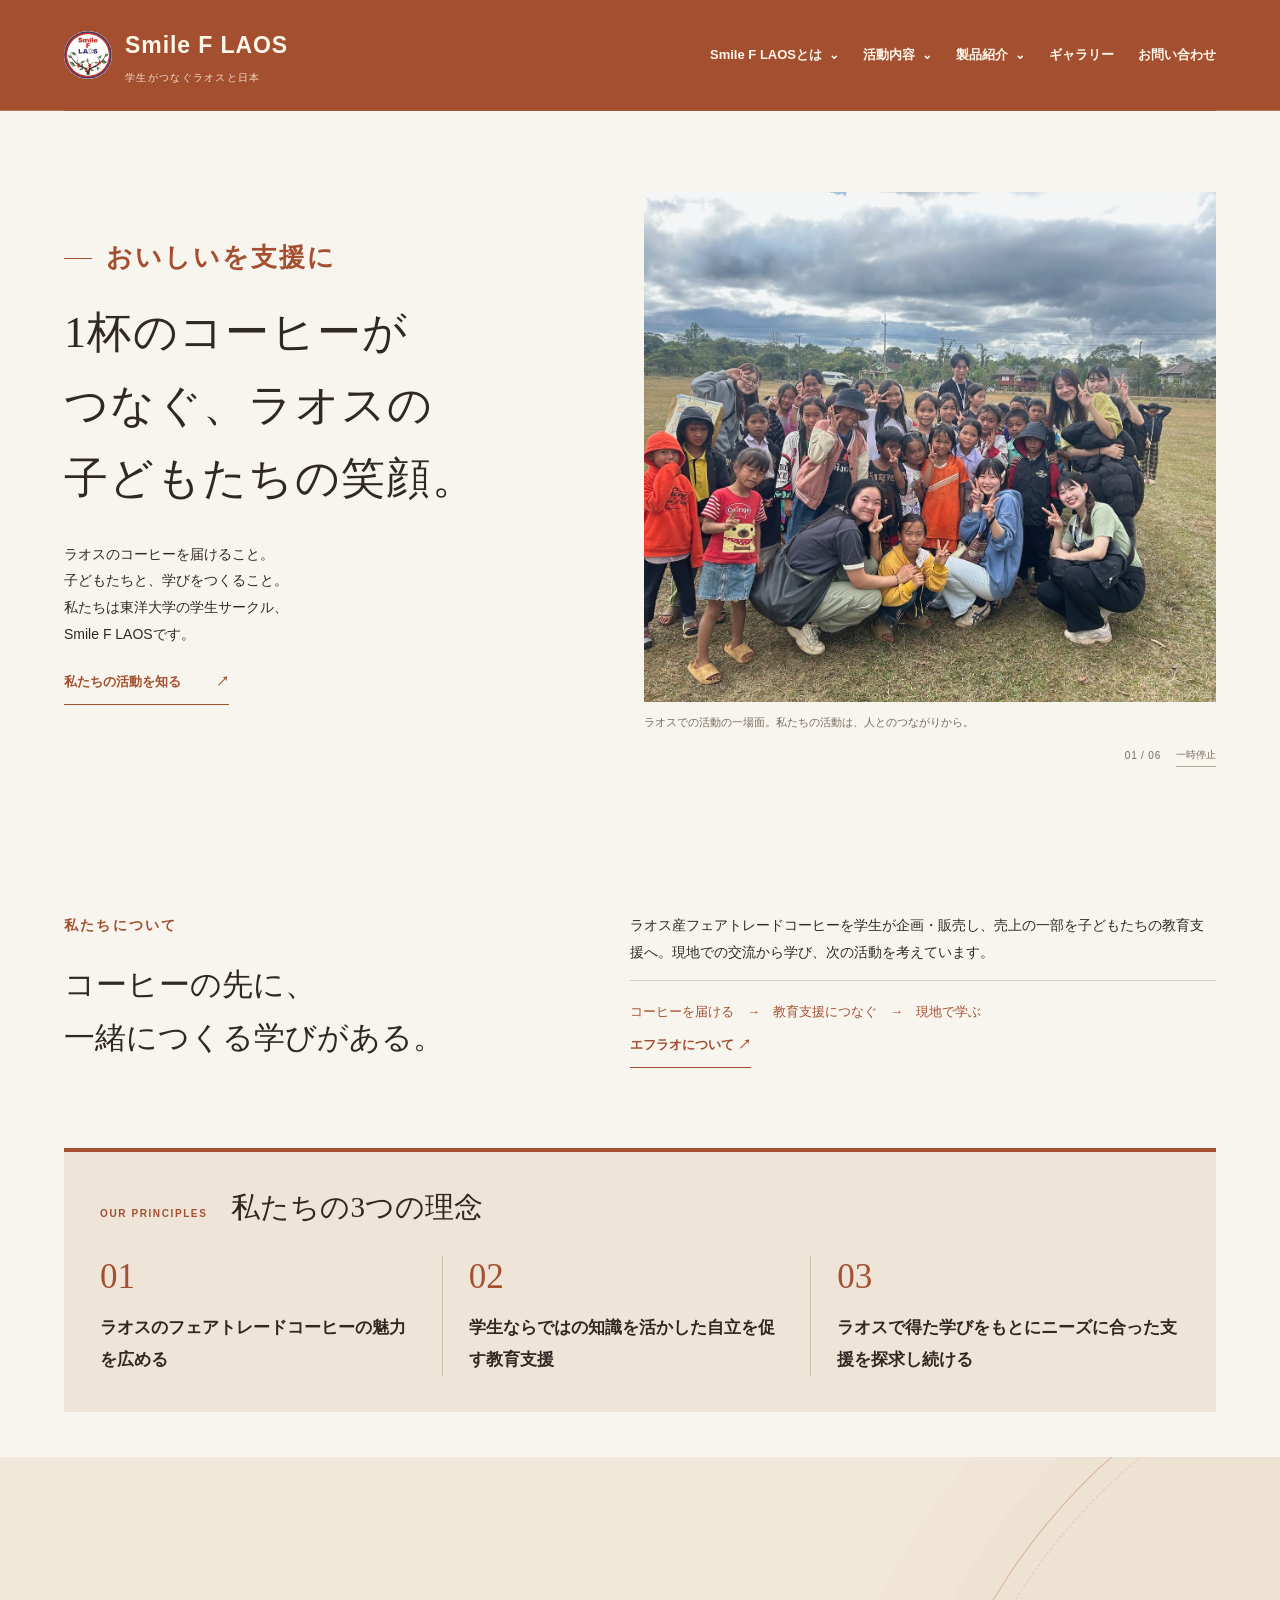
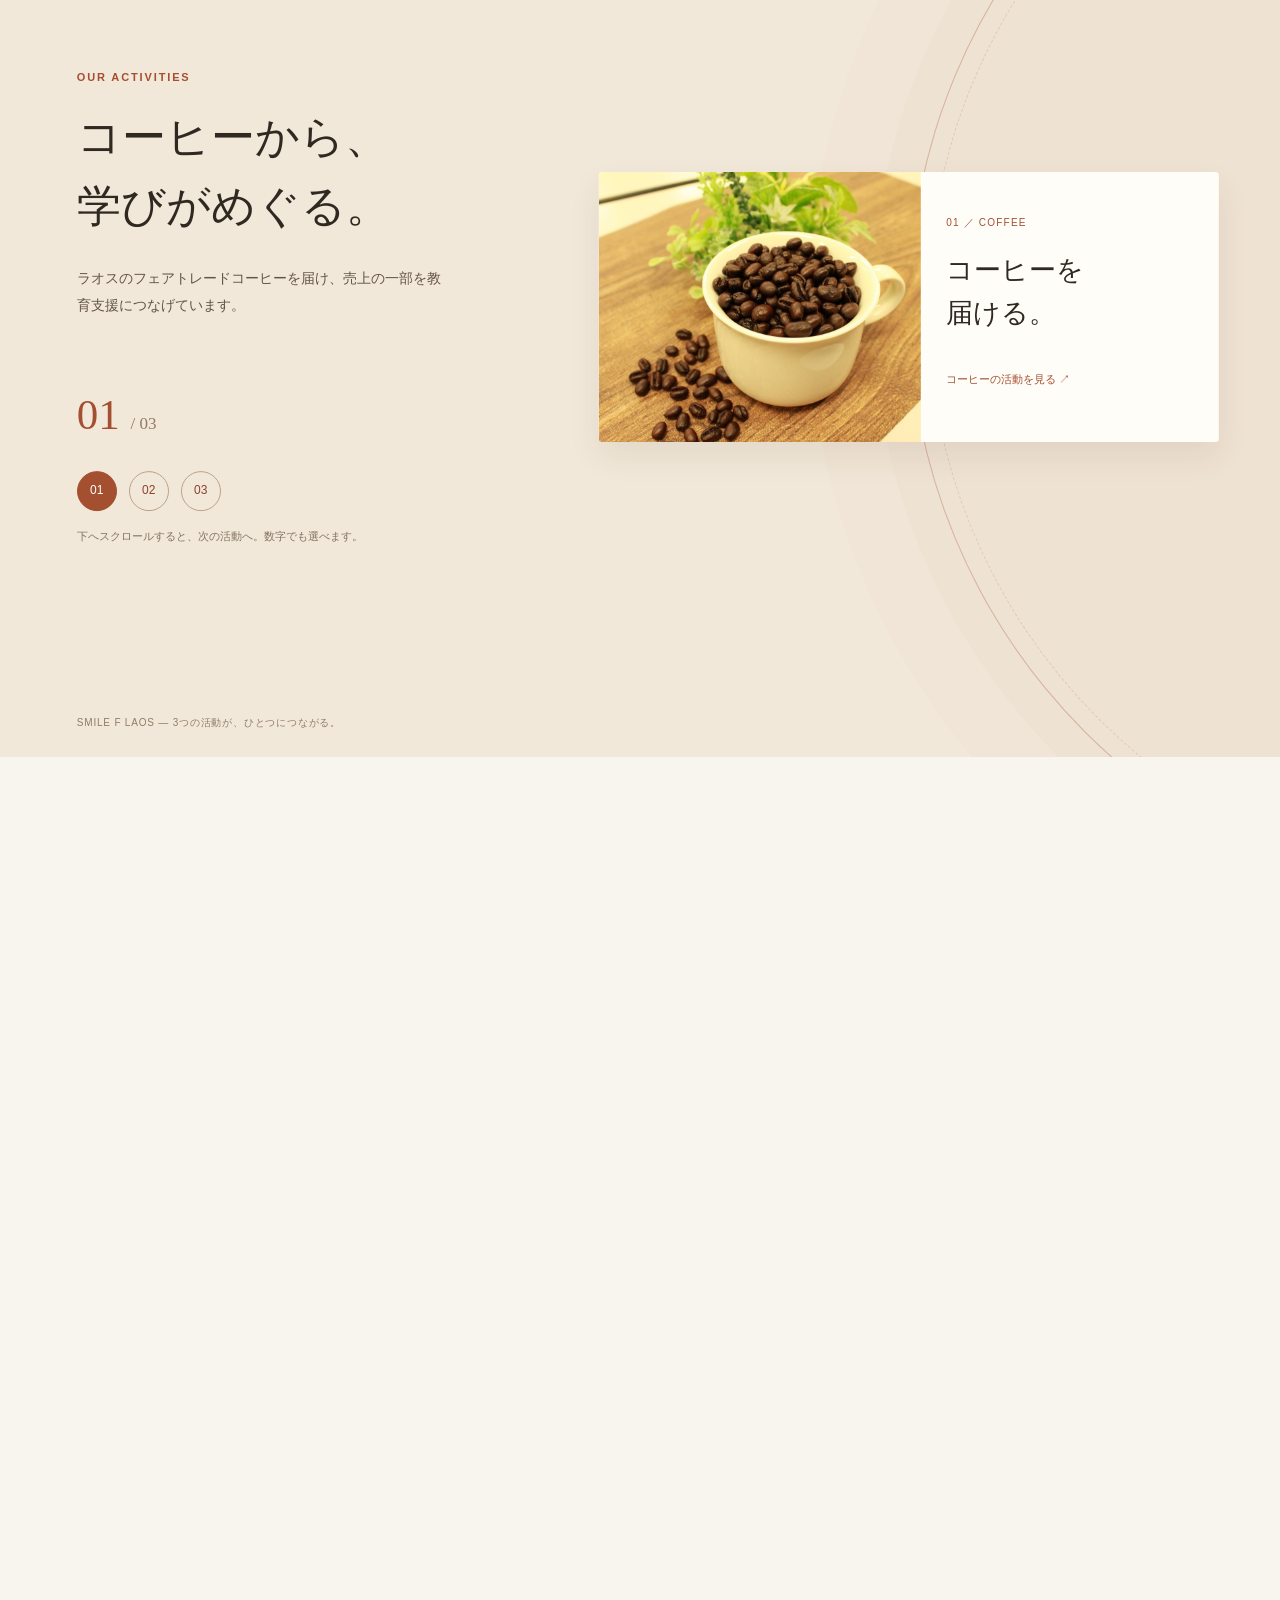
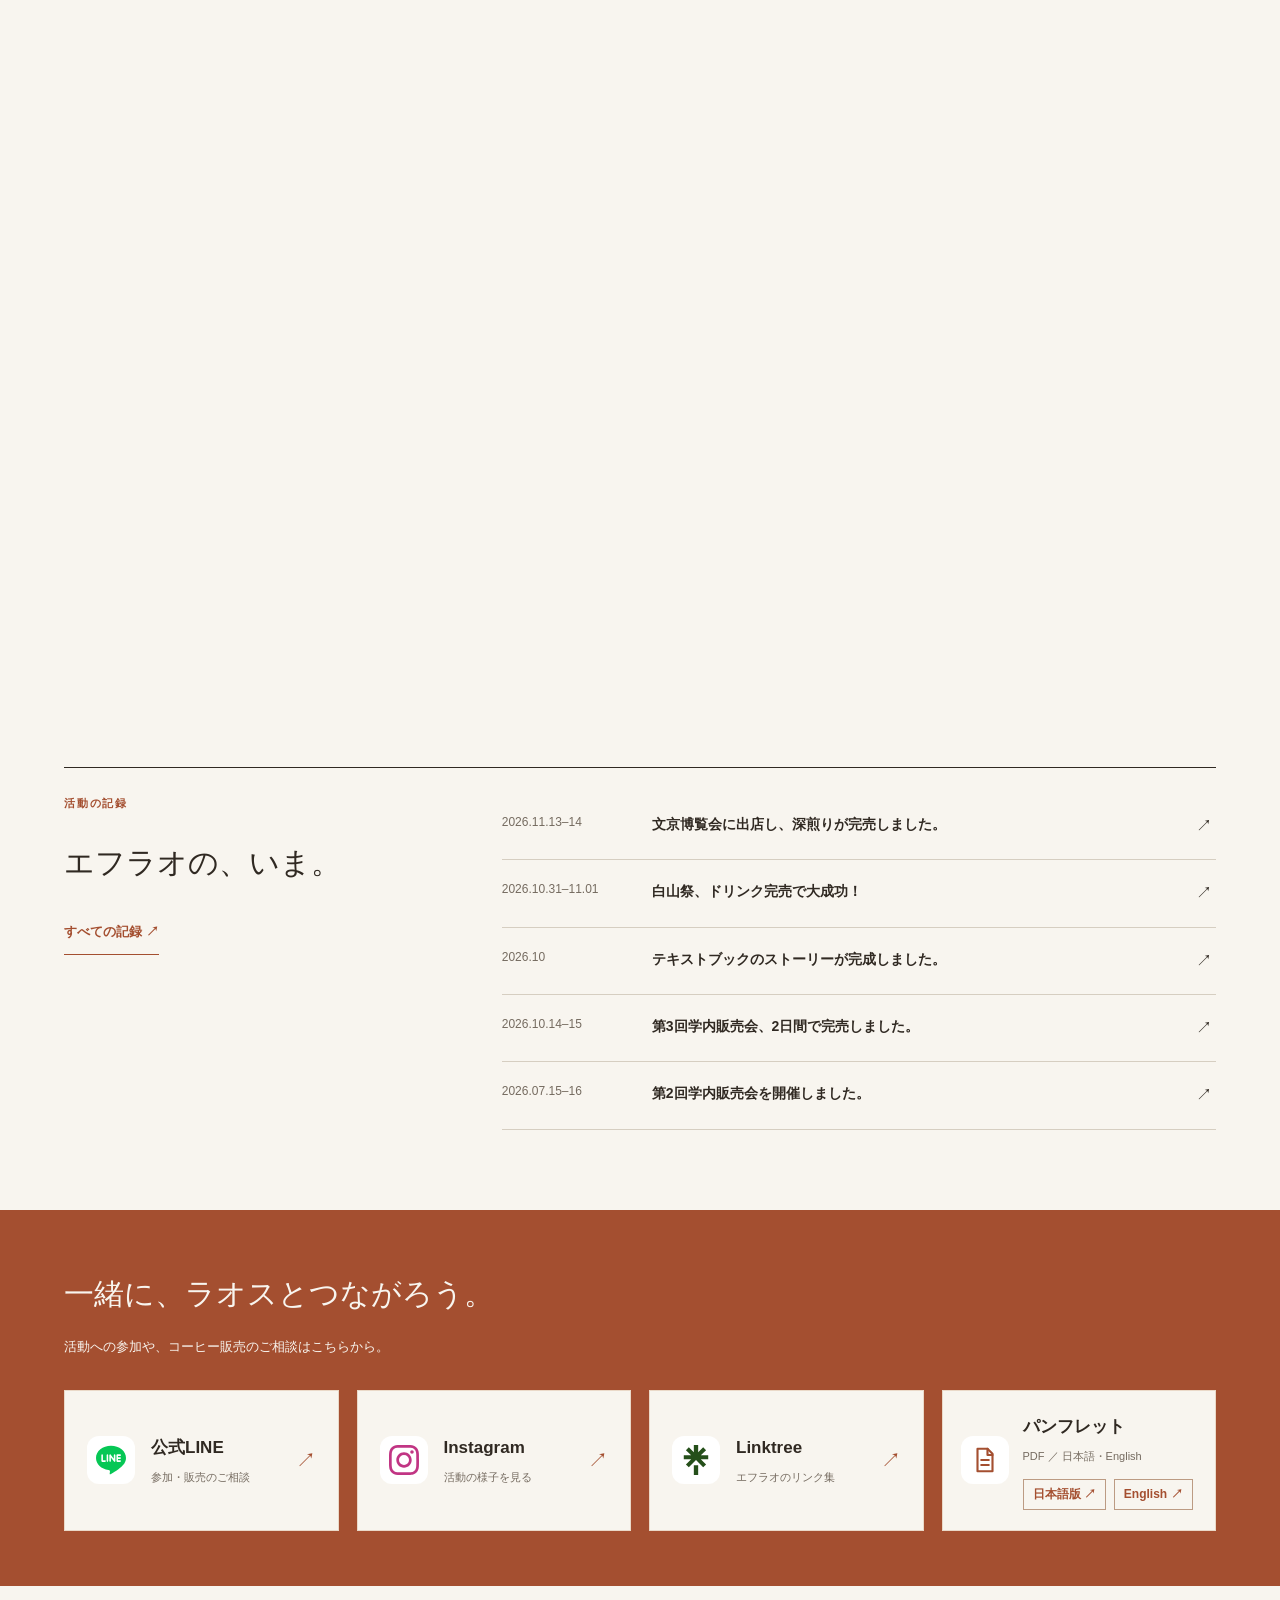
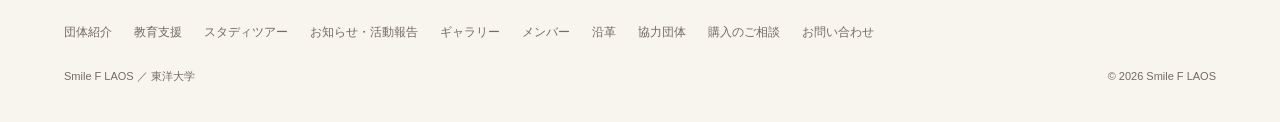
<file: index.html>
<!doctype html>
<html lang="ja">
<head>
<meta charset="utf-8">
<meta name="viewport" content="width=device-width,initial-scale=1">
<meta name="google-site-verification" content="qz1QUXZGfkcSmVloO7JTEiIBvDnVyZb9ipz7nQI5zkU">
<title>Smile F LAOS（エフラオ）｜ラオスと日本をつなぐ東洋大学学生サークル</title>
<meta name="description" content="学生がつなぐラオスと日本。ラオス産フェアトレードコーヒーの販売、教育支援、スタディツアーに取り組む東洋大学の学生サークルです。活動紹介や販売情報、写真をご覧いただけます。">
<script src="assets/js/page-start.js"></script>
<link rel="stylesheet" href="assets/css/home.css?v=20261029-tagline">
<link rel="stylesheet" href="assets/css/site.css?v=20261024-content">
<link rel="stylesheet" href="assets/css/home-details.css">
<link rel="stylesheet" href="assets/css/content-round.css?v=20261024">
<script type="application/ld+json">
{
  "@context": "https://schema.org",
  "@graph": [
    {
      "@type": "Organization",
      "@id": "https://smile-f-laos.github.io/Flao-hp/#organization",
      "name": "Smile F LAOS",
      "alternateName": "エフラオ",
      "url": "https://smile-f-laos.github.io/Flao-hp/",
      "logo": "https://smile-f-laos.github.io/Flao-hp/assets/images/brand/logo.jpg",
      "description": "学生がつなぐラオスと日本。ラオス産フェアトレードコーヒーの販売、教育支援、スタディツアーに取り組む東洋大学の学生サークルです。活動紹介や販売情報、写真をご覧いただけます。",
      "sameAs": [
        "https://www.instagram.com/smile_f_laos/",
        "https://lin.ee/xcI0PXX",
        "https://linktr.ee/smileflaos"
      ]
    }
  ]
}
</script>
<!-- Sharing metadata -->
<link rel="canonical" href="https://smile-f-laos.github.io/Flao-hp/">
<meta property="og:type" content="website">
<meta property="og:site_name" content="Smile F LAOS">
<meta property="og:locale" content="ja_JP">
<meta property="og:title" content="Smile F LAOS（エフラオ）｜ラオスと日本をつなぐ東洋大学学生サークル">
<meta property="og:description" content="学生がつなぐラオスと日本。ラオス産フェアトレードコーヒーの販売、教育支援、スタディツアーに取り組む東洋大学の学生サークルです。活動紹介や販売情報、写真をご覧いただけます。">
<meta property="og:url" content="https://smile-f-laos.github.io/Flao-hp/">
<meta property="og:image" content="https://smile-f-laos.github.io/Flao-hp/assets/images/sharing/og-default.jpg">
<meta property="og:image:secure_url" content="https://smile-f-laos.github.io/Flao-hp/assets/images/sharing/og-default.jpg">
<meta property="og:image:type" content="image/jpeg">
<meta property="og:image:width" content="1200">
<meta property="og:image:height" content="630">
<meta property="og:image:alt" content="Smile F LAOS 学生がつなぐラオスと日本。ラオスでの活動写真。">
<meta name="twitter:card" content="summary_large_image">
<meta name="twitter:title" content="Smile F LAOS（エフラオ）｜ラオスと日本をつなぐ東洋大学学生サークル">
<meta name="twitter:description" content="学生がつなぐラオスと日本。ラオス産フェアトレードコーヒーの販売、教育支援、スタディツアーに取り組む東洋大学の学生サークルです。活動紹介や販売情報、写真をご覧いただけます。">
<meta name="twitter:image" content="https://smile-f-laos.github.io/Flao-hp/assets/images/sharing/og-default.jpg">
<link rel="icon" type="image/png" sizes="48x48" href="assets/images/brand/favicon-48.png">
<link rel="apple-touch-icon" sizes="180x180" href="assets/images/brand/apple-touch-icon.png">
<!-- /Sharing metadata -->
<link rel="stylesheet" href="assets/css/brochures.css?v=20261029">
</head>
<body>
<a class="skip-link" href="#main-content">本文へ移動</a>
<div class="wrap">
<header>
<a class="brand" href="#">
<img src="assets/images/brand/logo.jpg" alt="エフラオのロゴ">
<div>
<b>Smile F LAOS</b>
<small>学生がつなぐラオスと日本</small>
</div>
</a>
<nav class="site-nav" aria-label="グローバルナビゲーション">
<details class="site-nav-group">
<summary>Smile F LAOSとは</summary>
<div class="site-subnav">
<a href="about.html">団体紹介</a>
<a href="members.html">構成・メンバー紹介</a>
<a href="history.html">エフラオの歩み</a>
<a href="about.html#about-laos">ラオス概要</a>
</div>
</details>
<details class="site-nav-group">
<summary>活動内容</summary>
<div class="site-subnav">
<a href="#activities">主な活動</a>
<a href="coffee.html">コーヒー</a>
<a href="education.html">教育支援</a>
<a href="studytour.html">スタディツアー</a>
<a href="news.html">お知らせ</a>
</div>
</details>
<details class="site-nav-group">
<summary>製品紹介</summary>
<div class="site-subnav">
<a href="coffee.html">コーヒー</a>
<a href="order.html">購入のご相談</a>
</div>
</details>
<a href="gallery.html">ギャラリー</a>
<a href="contact.html">お問い合わせ</a>
</nav>
</header>
<main id="main-content">
<section class="hero">
<div>
<p class="hero-tagline">おいしいを支援に</p>
<h1>1杯のコーヒーが<br>つなぐ、ラオスの<br>子どもたちの笑顔。</h1>
<p class="body">ラオスのコーヒーを届けること。<br>子どもたちと、学びをつくること。<br>私たちは東洋大学の学生サークル、<br>Smile F LAOSです。</p>
<a class="textlink" href="#about">私たちの活動を知る <span>↗</span>
</a>
</div>
<figure>
<div class="hero-slideshow" aria-label="ラオスでの活動写真">
<img src="assets/images/home/hero-01.jpg" alt="ラオスでの活動写真 1" class="hero-photo-slide is-active">
<img src="assets/images/home/hero-02.jpg" alt="ラオスでの活動写真 2" class="hero-photo-slide" aria-hidden="true">
<img src="assets/images/home/hero-03.jpg" alt="ラオスでの活動写真 3" class="hero-photo-slide" aria-hidden="true">
<img src="assets/images/home/hero-04.jpg" alt="ラオスでの活動写真 4" class="hero-photo-slide" aria-hidden="true">
<img src="assets/images/home/hero-05.jpg" alt="ラオスでの活動写真 5" class="hero-photo-slide" aria-hidden="true">
<img src="assets/images/home/hero-06.jpg" alt="ラオスでの活動写真 6" class="hero-photo-slide" aria-hidden="true">
</div>
<figcaption class="caption">ラオスでの活動の一場面。私たちの活動は、人とのつながりから。</figcaption>
<div class="hero-photo-controls">
<span class="hero-photo-count" aria-hidden="true">01 / 06</span>
<button type="button" class="hero-photo-pause">一時停止</button>
</div>
</figure>
</section>
<section class="intro" id="about">
<div>
<p class="eyebrow">私たちについて</p>
<h2>コーヒーの先に、<br>一緒につくる学びがある。</h2>
</div>
<div>
<p>ラオス産フェアトレードコーヒーを学生が企画・販売し、売上の一部を子どもたちの教育支援へ。現地での交流から学び、次の活動を考えています。</p>
<div class="cycle">
<span>コーヒーを届ける</span>
<span>→</span>
<span>教育支援につなぐ</span>
<span>→</span>
<span>現地で学ぶ</span>
</div>

<a class="textlink" href="about.html">エフラオについて ↗</a>
</div>
<section class="home-principles-feature" aria-labelledby="home-principles-title"><div class="principles-heading"><p>OUR PRINCIPLES</p><h2 id="home-principles-title">私たちの3つの理念</h2></div><ol><li>ラオスのフェアトレードコーヒーの魅力を広める</li><li>学生ならではの知識を活かした自立を促す教育支援</li><li>ラオスで得た学びをもとにニーズに合った支援を探求し続ける</li></ol></section>
</section>
<section class="orbit-section" id="activities" aria-labelledby="orbit-title">
<div class="orbit-stage">
<div class="orbit-disk" aria-hidden="true">
</div>
<div class="orbit-copy">
<p class="orbit-kicker">OUR ACTIVITIES</p>
<h2 id="orbit-title">コーヒーから、<br>学びがめぐる。</h2>
<p class="orbit-description" aria-live="polite">ラオスのフェアトレードコーヒーを届け、売上の一部を教育支援につなげています。</p>
<div class="orbit-index">
<span id="orbit-current">01</span> <small>/ 03</small>
</div>
<div class="orbit-controls" aria-label="活動を選択">
<button type="button" data-orbit="0" aria-label="コーヒーを選ぶ" aria-pressed="true">01</button>
<button type="button" data-orbit="1" aria-label="教育支援を選ぶ" aria-pressed="false">02</button>
<button type="button" data-orbit="2" aria-label="スタディツアーを選ぶ" aria-pressed="false">03</button>
</div>
<p class="orbit-hint">下へスクロールすると、次の活動へ。数字でも選べます。</p>
</div>
<div class="orbit-window">
<a class="orbit-card" href="coffee.html">
<img src="assets/images/home/pillar-coffee.jpg" alt="コーヒーの販売活動">
<div class="orbit-card-info">
<span>01 ／ COFFEE</span>
<h3>コーヒーを<wbr>届ける。</h3>
<p>コーヒーの活動を見る ↗</p>
</div>
</a>
<a class="orbit-card" href="education.html">
<img src="assets/images/home/pillar-education.jpg" alt="教育支援の活動">
<div class="orbit-card-info">
<span>02 ／ EDUCATION</span>
<h3>子どもたちと<wbr>学ぶ。</h3>
<p>教育支援の活動を見る ↗</p>
</div>
</a>
<a class="orbit-card" href="studytour.html">
<img src="assets/images/home/pillar-studytour.jpg" alt="スタディツアーの活動">
<div class="orbit-card-info">
<span>03 ／ STUDY TOUR</span>
<h3>現地で、<wbr>出会う。</h3>
<p>スタディツアーを見る ↗</p>
</div>
</a>
</div>
<div class="orbit-footer">SMILE F LAOS — 3つの活動が、ひとつにつながる。</div>
</div>
</section>
<section class="journal" id="journal">
<div>
<p class="eyebrow">活動の記録</p>
<h2 id="news">エフラオの、いま。</h2>
<a class="textlink" href="news.html">すべての記録 ↗</a>
</div>
<ul class="entries">
<li><time>2026.11.13–14</time><a href="news.html#bunkyo-2026">文京博覧会に出店し、深煎りが完売しました。</a><span>↗</span></li>
<li><time>2026.10.31–11.01</time><a href="news.html#hakusan2026">白山祭、ドリンク完売で大成功！</a><span>↗</span></li>
<li>
<time>2026.10</time>
<a href="news.html#education-plan">テキストブックのストーリーが完成しました。</a>
<span>↗</span>
</li>
<li>
<time>2026.10.14–15</time>
<a href="news.html#campus-sale-3">第3回学内販売会、2日間で完売しました。</a>
<span>↗</span>
</li>
<li>
<time>2026.07.15–16</time>
<a href="news.html#campus-sale-2">第2回学内販売会を開催しました。</a>
<span>↗</span>
</li>
</ul>
</section>
</main>
</div>
<section class="join home-contact" id="contact">
<div>
<h2>一緒に、ラオスとつながろう。</h2>
<p>活動への参加や、コーヒー販売のご相談はこちらから。</p>
</div>
<div class="contact-links"><a class="home-social-link" href="https://lin.ee/xcI0PXX" target="_blank" rel="noopener noreferrer"><span class="social-icon"><svg fill="#06C755" aria-hidden="true" focusable="false" viewBox="0 0 24 24" xmlns="http://www.w3.org/2000/svg"><path d="M19.365 9.863c.349 0 .63.285.63.631 0 .345-.281.63-.63.63H17.61v1.125h1.755c.349 0 .63.283.63.63 0 .344-.281.629-.63.629h-2.386c-.345 0-.627-.285-.627-.629V8.108c0-.345.282-.63.63-.63h2.386c.346 0 .627.285.627.63 0 .349-.281.63-.63.63H17.61v1.125h1.755zm-3.855 3.016c0 .27-.174.51-.432.596-.064.021-.133.031-.199.031-.211 0-.391-.09-.51-.25l-2.443-3.317v2.94c0 .344-.279.629-.631.629-.346 0-.626-.285-.626-.629V8.108c0-.27.173-.51.43-.595.06-.023.136-.033.194-.033.195 0 .375.104.495.254l2.462 3.33V8.108c0-.345.282-.63.63-.63.345 0 .63.285.63.63v4.771zm-5.741 0c0 .344-.282.629-.631.629-.345 0-.627-.285-.627-.629V8.108c0-.345.282-.63.63-.63.346 0 .628.285.628.63v4.771zm-2.466.629H4.917c-.345 0-.63-.285-.63-.629V8.108c0-.345.285-.63.63-.63.348 0 .63.285.63.63v4.141h1.756c.348 0 .629.283.629.63 0 .344-.282.629-.629.629M24 10.314C24 4.943 18.615.572 12 .572S0 4.943 0 10.314c0 4.811 4.27 8.842 10.035 9.608.391.082.923.258 1.058.59.12.301.079.766.038 1.08l-.164 1.02c-.045.301-.24 1.186 1.049.645 1.291-.539 6.916-4.078 9.436-6.975C23.176 14.393 24 12.458 24 10.314"/></svg></span><span class="social-label"><strong>公式LINE</strong><small>参加・販売のご相談</small></span><span class="social-arrow" aria-hidden="true">↗</span></a><a class="home-social-link" href="https://www.instagram.com/smile_f_laos?igsh=MWttajM1NHFvYXE2eQ==" target="_blank" rel="noopener noreferrer"><span class="social-icon"><svg fill="#C13584" aria-hidden="true" focusable="false" viewBox="0 0 24 24" xmlns="http://www.w3.org/2000/svg"><path d="M7.0301.084c-1.2768.0602-2.1487.264-2.911.5634-.7888.3075-1.4575.72-2.1228 1.3877-.6652.6677-1.075 1.3368-1.3802 2.127-.2954.7638-.4956 1.6365-.552 2.914-.0564 1.2775-.0689 1.6882-.0626 4.947.0062 3.2586.0206 3.6671.0825 4.9473.061 1.2765.264 2.1482.5635 2.9107.308.7889.72 1.4573 1.388 2.1228.6679.6655 1.3365 1.0743 2.1285 1.38.7632.295 1.6361.4961 2.9134.552 1.2773.056 1.6884.069 4.9462.0627 3.2578-.0062 3.668-.0207 4.9478-.0814 1.28-.0607 2.147-.2652 2.9098-.5633.7889-.3086 1.4578-.72 2.1228-1.3881.665-.6682 1.0745-1.3378 1.3795-2.1284.2957-.7632.4966-1.636.552-2.9124.056-1.2809.0692-1.6898.063-4.948-.0063-3.2583-.021-3.6668-.0817-4.9465-.0607-1.2797-.264-2.1487-.5633-2.9117-.3084-.7889-.72-1.4568-1.3876-2.1228C21.2982 1.33 20.628.9208 19.8378.6165 19.074.321 18.2017.1197 16.9244.0645 15.6471.0093 15.236-.005 11.977.0014 8.718.0076 8.31.0215 7.0301.0839m.1402 21.6932c-1.17-.0509-1.8053-.2453-2.2287-.408-.5606-.216-.96-.4771-1.3819-.895-.422-.4178-.6811-.8186-.9-1.378-.1644-.4234-.3624-1.058-.4171-2.228-.0595-1.2645-.072-1.6442-.079-4.848-.007-3.2037.0053-3.583.0607-4.848.05-1.169.2456-1.805.408-2.2282.216-.5613.4762-.96.895-1.3816.4188-.4217.8184-.6814 1.3783-.9003.423-.1651 1.0575-.3614 2.227-.4171 1.2655-.06 1.6447-.072 4.848-.079 3.2033-.007 3.5835.005 4.8495.0608 1.169.0508 1.8053.2445 2.228.408.5608.216.96.4754 1.3816.895.4217.4194.6816.8176.9005 1.3787.1653.4217.3617 1.056.4169 2.2263.0602 1.2655.0739 1.645.0796 4.848.0058 3.203-.0055 3.5834-.061 4.848-.051 1.17-.245 1.8055-.408 2.2294-.216.5604-.4763.96-.8954 1.3814-.419.4215-.8181.6811-1.3783.9-.4224.1649-1.0577.3617-2.2262.4174-1.2656.0595-1.6448.072-4.8493.079-3.2045.007-3.5825-.006-4.848-.0608M16.953 5.5864A1.44 1.44 0 1 0 18.39 4.144a1.44 1.44 0 0 0-1.437 1.4424M5.8385 12.012c.0067 3.4032 2.7706 6.1557 6.173 6.1493 3.4026-.0065 6.157-2.7701 6.1506-6.1733-.0065-3.4032-2.771-6.1565-6.174-6.1498-3.403.0067-6.156 2.771-6.1496 6.1738M8 12.0077a4 4 0 1 1 4.008 3.9921A3.9996 3.9996 0 0 1 8 12.0077"/></svg></span><span class="social-label"><strong>Instagram</strong><small>活動の様子を見る</small></span><span class="social-arrow" aria-hidden="true">↗</span></a><a class="home-social-link" href="https://linktr.ee/smileflaos" target="_blank" rel="noopener noreferrer"><span class="social-icon"><svg fill="#254F1A" aria-hidden="true" focusable="false" viewBox="0 0 24 24" xmlns="http://www.w3.org/2000/svg"><path d="m13.73635 5.85251 4.00467-4.11665 2.3248 2.3808-4.20064 4.00466h5.9085v3.30473h-5.9365l4.22865 4.10766-2.3248 2.3338L12.0005 12.099l-5.74052 5.76852-2.3248-2.3248 4.22864-4.10766h-5.9375V8.12132h5.9085L3.93417 4.11666l2.3248-2.3808 4.00468 4.11665V0h3.4727zm-3.4727 10.30614h3.4727V24h-3.4727z"/></svg></span><span class="social-label"><strong>Linktree</strong><small>エフラオのリンク集</small></span><span class="social-arrow" aria-hidden="true">↗</span></a><div class="home-brochure-card"><span class="social-icon brochure-icon"><svg viewBox="0 0 24 24" fill="none" stroke="currentColor" stroke-width="1.7" stroke-linecap="round" stroke-linejoin="round" aria-hidden="true" focusable="false"><path d="M6 3h8l4 4v14H6z"/><path d="M14 3v5h4M9 12h6M9 16h6"/></svg></span><div class="brochure-card-body"><strong>パンフレット</strong><small>PDF ／ 日本語・English</small><div class="brochure-language-links"><a href="assets/documents/brochure-ja.pdf" target="_blank" rel="noopener noreferrer" hreflang="ja" aria-label="日本語版パンフレット PDFを新しいタブで開く">日本語版 ↗</a><a href="assets/documents/brochure-en.pdf" target="_blank" rel="noopener noreferrer" hreflang="en" lang="en" aria-label="English brochure PDF, opens in a new tab">English ↗</a></div></div></div></div>
</section>
<footer class="wrap">
<nav class="footer-nav" aria-label="サイト内のページ">
<a href="about.html">団体紹介</a>
<a href="education.html">教育支援</a>
<a href="studytour.html">スタディツアー</a>
<a href="news.html">お知らせ・活動報告</a>
<a href="gallery.html">ギャラリー</a>
<a href="members.html">メンバー</a>
<a href="history.html">沿革</a>
<a href="partners.html">協力団体</a>
<a href="order.html">購入のご相談</a>
<a href="contact.html">お問い合わせ</a>
</nav>
<span>Smile F LAOS ／ 東洋大学</span>
<span>© 2026 Smile F LAOS</span>
</footer>
<script src="assets/js/home.js" defer></script>
<script src="assets/js/navigation.js?v=20261023-top" defer></script>
</body>
</html>
</file>
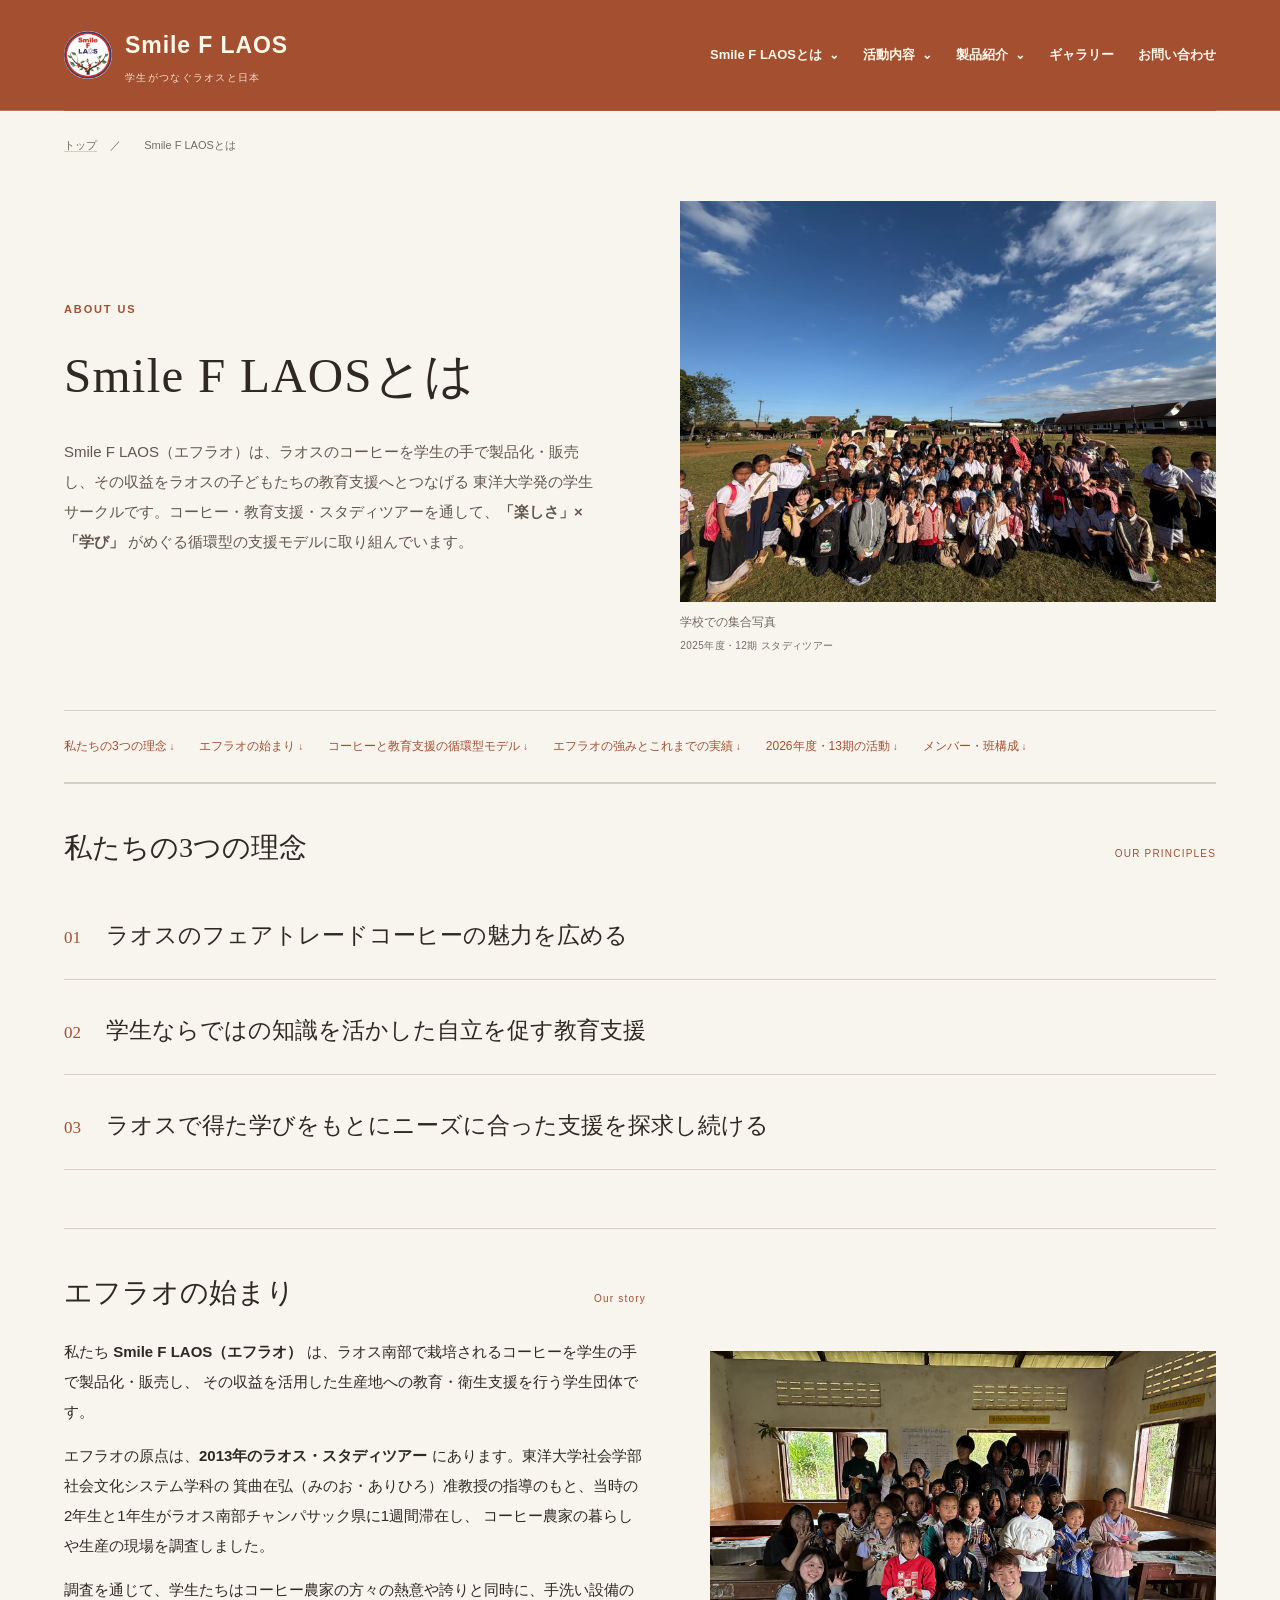
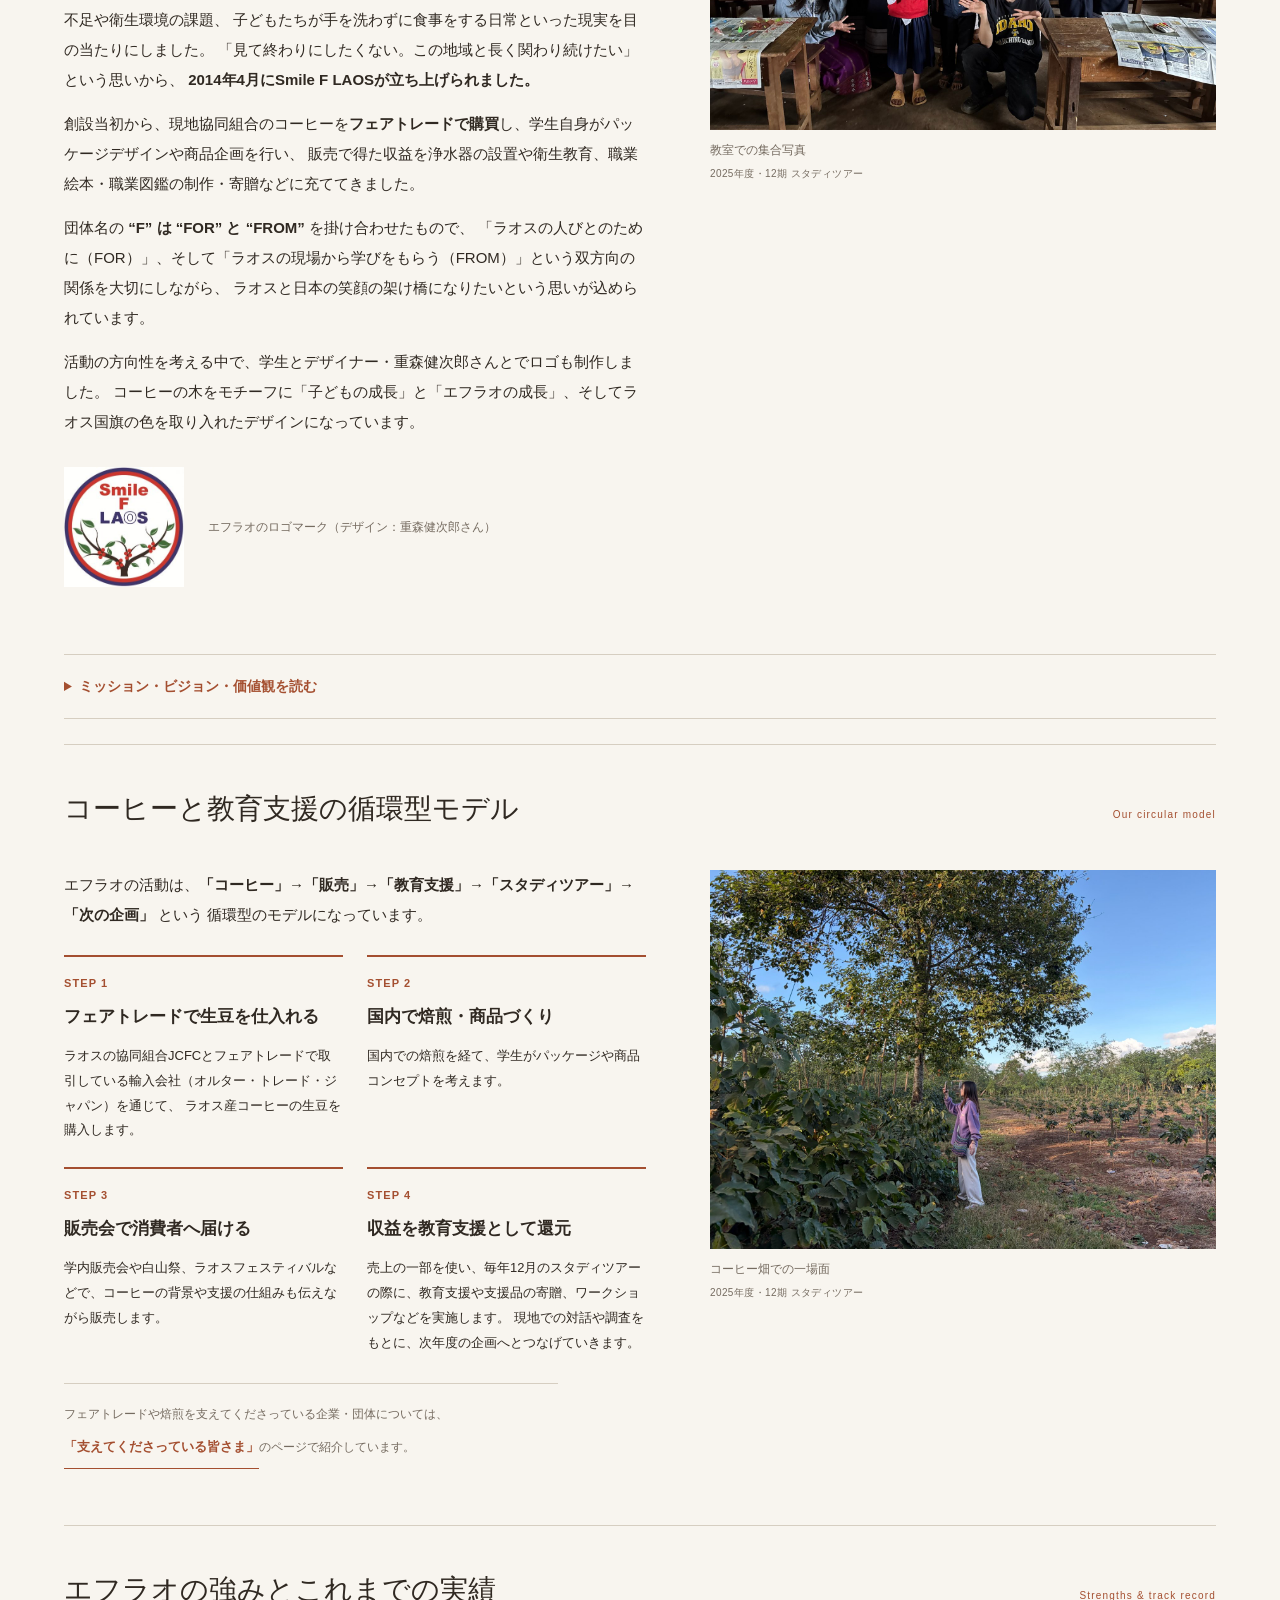
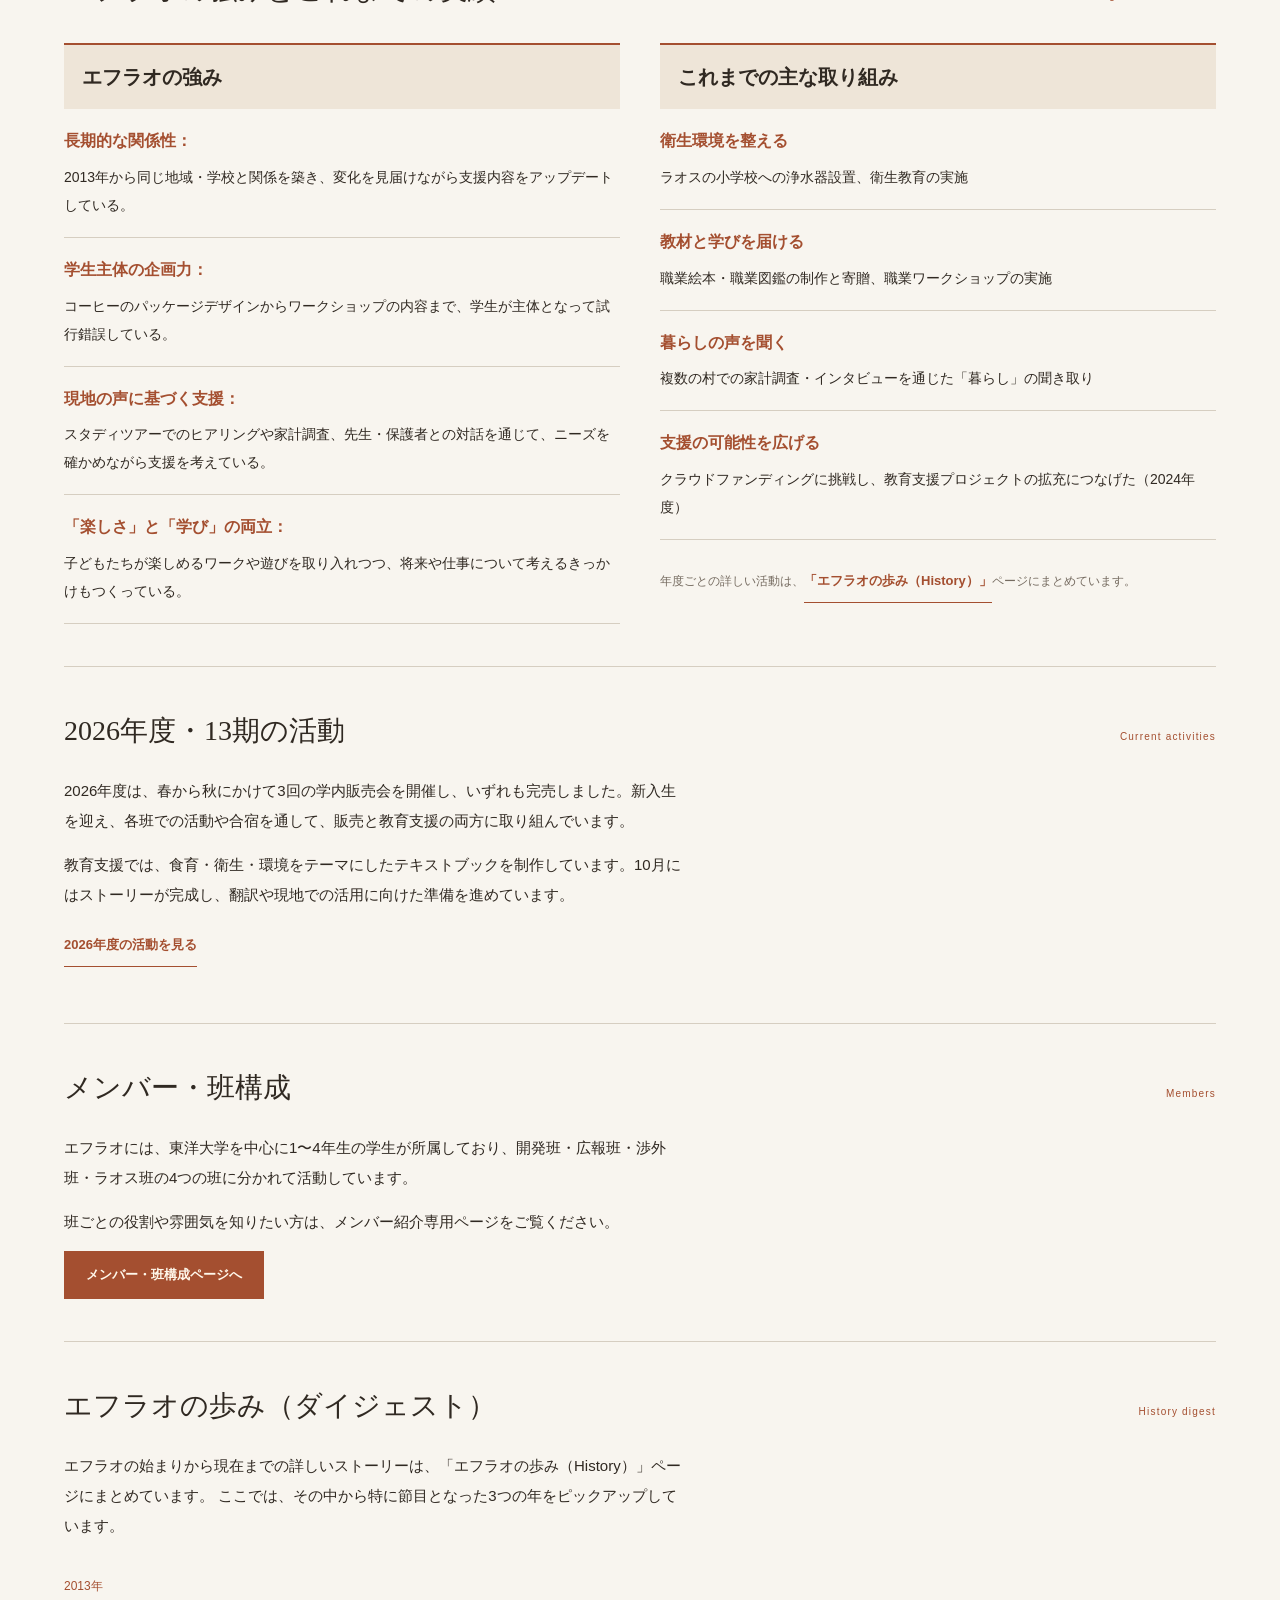
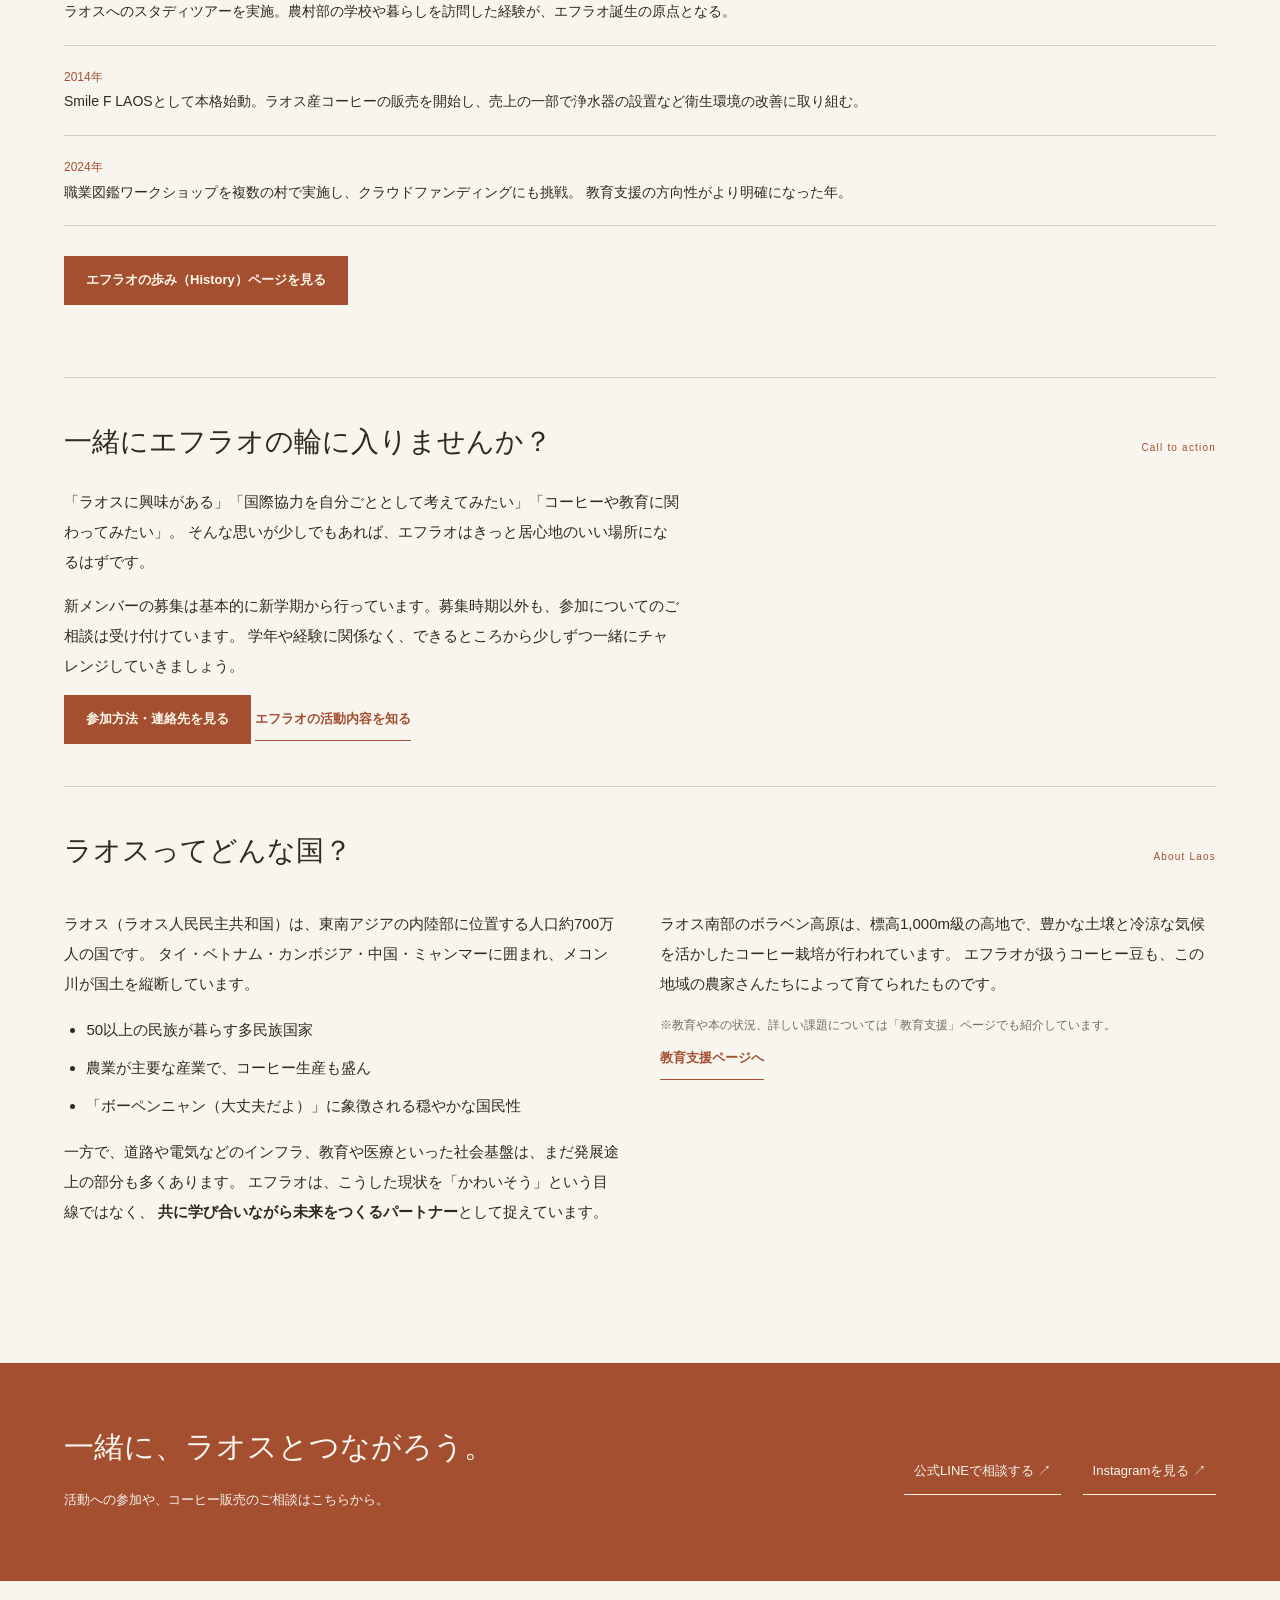
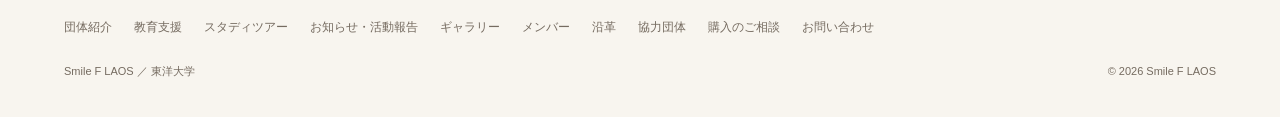
<file: about.html>
<!doctype html>
<html lang="ja">
<head>
<meta charset="utf-8">
<meta name="viewport" content="width=device-width,initial-scale=1">
<title>団体紹介｜Smile F LAOS</title>
<meta name="description" content="Smile F LAOSのSmile F LAOSとはをご紹介します。">
<script src="assets/js/page-start.js">
</script>
<link rel="stylesheet" href="assets/css/site.css?v=20261024-content">
<link rel="stylesheet" href="assets/css/pages.css">
<link rel="stylesheet" href="assets/css/about-details.css">
<link rel="stylesheet" href="assets/css/content-round.css?v=20261024">
<!-- Sharing metadata -->
<link rel="canonical" href="https://smile-f-laos.github.io/Flao-hp/about.html">
<meta property="og:type" content="website">
<meta property="og:site_name" content="Smile F LAOS">
<meta property="og:locale" content="ja_JP">
<meta property="og:title" content="団体紹介｜Smile F LAOS">
<meta property="og:description" content="Smile F LAOSのSmile F LAOSとはをご紹介します。">
<meta property="og:url" content="https://smile-f-laos.github.io/Flao-hp/about.html">
<meta property="og:image" content="https://smile-f-laos.github.io/Flao-hp/assets/images/sharing/og-default.jpg">
<meta property="og:image:secure_url" content="https://smile-f-laos.github.io/Flao-hp/assets/images/sharing/og-default.jpg">
<meta property="og:image:type" content="image/jpeg">
<meta property="og:image:width" content="1200">
<meta property="og:image:height" content="630">
<meta property="og:image:alt" content="Smile F LAOS 学生がつなぐラオスと日本。ラオスでの活動写真。">
<script type="application/ld+json">{"@context": "https://schema.org", "@type": "BreadcrumbList", "itemListElement": [{"@type": "ListItem", "position": 1, "name": "トップ", "item": "https://smile-f-laos.github.io/Flao-hp/"}, {"@type": "ListItem", "position": 2, "name": "団体紹介", "item": "https://smile-f-laos.github.io/Flao-hp/about.html"}]}</script>
<meta name="twitter:card" content="summary_large_image">
<meta name="twitter:title" content="団体紹介｜Smile F LAOS">
<meta name="twitter:description" content="Smile F LAOSのSmile F LAOSとはをご紹介します。">
<meta name="twitter:image" content="https://smile-f-laos.github.io/Flao-hp/assets/images/sharing/og-default.jpg">
<link rel="icon" type="image/png" sizes="48x48" href="assets/images/brand/favicon-48.png">
<link rel="apple-touch-icon" sizes="180x180" href="assets/images/brand/apple-touch-icon.png">
<!-- /Sharing metadata -->
</head>
<body>
<a class="skip-link" href="#main-content">本文へ移動</a>
<div class="wrap">
<header>
<a class="brand" href="index.html">
<img src="assets/images/brand/logo.jpg" alt="エフラオのロゴ">
<div>
<b>Smile F LAOS</b>
<small>学生がつなぐラオスと日本</small>
</div>
</a>
<nav class="site-nav" aria-label="グローバルナビゲーション">
<details class="site-nav-group">
<summary>Smile F LAOSとは</summary>
<div class="site-subnav">
<a href="about.html">団体紹介</a>
<a href="members.html">構成・メンバー紹介</a>
<a href="history.html">エフラオの歩み</a>
<a href="about.html#about-laos">ラオス概要</a>
</div>
</details>
<details class="site-nav-group">
<summary>活動内容</summary>
<div class="site-subnav">
<a href="index.html#activities">主な活動</a>
<a href="coffee.html">コーヒー</a>
<a href="education.html">教育支援</a>
<a href="studytour.html">スタディツアー</a>
<a href="news.html">お知らせ</a>
</div>
</details>
<details class="site-nav-group">
<summary>製品紹介</summary>
<div class="site-subnav">
<a href="coffee.html">コーヒー</a>
<a href="order.html">購入のご相談</a>
</div>
</details>
<a href="gallery.html">ギャラリー</a>
<a href="contact.html">お問い合わせ</a>
</nav>
</header>
</div>
<main class="page-main about" id="main-content">

  <nav class="breadcrumbs" aria-label="現在の位置">
<a href="index.html">トップ</a>
<span>／</span>
<span>Smile F LAOSとは</span>
</nav>
<section class="page-hero">
<div class="page-hero-grid">
<div>
<p class="page-kicker">ABOUT US</p>
<h1 class="page-title">Smile F LAOSとは</h1>
<p class="page-lead">
      Smile F LAOS（エフラオ）は、ラオスのコーヒーを学生の手で製品化・販売し、その収益をラオスの子どもたちの教育支援へとつなげる
      東洋大学発の学生サークルです。コーヒー・教育支援・スタディツアーを通して、<strong>「楽しさ」×「学び」</strong> がめぐる循環型の支援モデルに取り組んでいます。
    </p>
    </div>
<figure class="page-cover tour-cover"><img src="assets/images/study-tour/2025/school-group.jpg" alt="学校での集合写真" width="1600" height="1200" fetchpriority="high" decoding="async"><figcaption>学校での集合写真<span>2025年度・12期 スタディツアー</span></figcaption></figure>
</div>
</section>
<nav class="page-index" aria-label="このページの内容">
<a href="#principles">私たちの3つの理念</a>
<a href="#about-section-2">エフラオの始まり</a>
<a href="#about-section-3">コーヒーと教育支援の循環型モデル</a>
<a href="#about-section-4">エフラオの強みとこれまでの実績</a>
<a href="#about-section-5">2026年度・13期の活動</a>
<a href="#about-section-6">メンバー・班構成</a>
</nav>
<section class="section" id="principles">
<div class="section-header">
<h2>私たちの3つの理念</h2>
<span class="section-sub">OUR PRINCIPLES</span>
</div>
<ol class="principles-list">
<li>ラオスのフェアトレードコーヒーの魅力を広める</li>
<li>学生ならではの知識を活かした自立を促す教育支援</li>
<li>ラオスで得た学びをもとにニーズに合った支援を探求し続ける</li>
</ol>
</section>
<section class="section" id="about-section-2"><div class="photo-story origin-story"><div class="photo-story-copy">
    <div class="section-header">
      <h2 class="section-title">エフラオの始まり</h2>
      <div class="section-sub">Our story</div>
    </div>

    <p>
      私たち <strong>Smile F LAOS（エフラオ）</strong> は、ラオス南部で栽培されるコーヒーを学生の手で製品化・販売し、
      その収益を活用した生産地への教育・衛生支援を行う学生団体です。
    </p>
    <p>
      エフラオの原点は、<strong>2013年のラオス・スタディツアー</strong> にあります。東洋大学社会学部社会文化システム学科の
      箕曲在弘（みのお・ありひろ）准教授の指導のもと、当時の2年生と1年生がラオス南部チャンパサック県に1週間滞在し、
      コーヒー農家の暮らしや生産の現場を調査しました。
    </p>
    <p>
      調査を通じて、学生たちはコーヒー農家の方々の熱意や誇りと同時に、手洗い設備の不足や衛生環境の課題、
      子どもたちが手を洗わずに食事をする日常といった現実を目の当たりにしました。
      「見て終わりにしたくない。この地域と長く関わり続けたい」という思いから、
      <strong>2014年4月にSmile F LAOSが立ち上げられました。</strong>
    </p>
    <p>
      創設当初から、現地協同組合のコーヒーを<strong>フェアトレードで購買</strong>し、学生自身がパッケージデザインや商品企画を行い、
      販売で得た収益を浄水器の設置や衛生教育、職業絵本・職業図鑑の制作・寄贈などに充ててきました。
    </p>
    <p>
      団体名の <strong>“F” は “FOR” と “FROM”</strong> を掛け合わせたもので、
      「ラオスの人びとのために（FOR）」、そして「ラオスの現場から学びをもらう（FROM）」という双方向の関係を大切にしながら、
      ラオスと日本の笑顔の架け橋になりたいという思いが込められています。
    </p>
    <p>
      活動の方向性を考える中で、学生とデザイナー・重森健次郎さんとでロゴも制作しました。
      コーヒーの木をモチーフに「子どもの成長」と「エフラオの成長」、そしてラオス国旗の色を取り入れたデザインになっています。
    </p>

    <div class="logo-mark-wrap">
      <img src="assets/images/brand/logo.jpg" alt="Smile F LAOSのロゴ" class="logo-mark">
      <div class="logo-caption">エフラオのロゴマーク（デザイン：重森健次郎さん）</div>
    </div>
  </div><figure class="story-photo origin-photo"><img src="assets/images/study-tour/2025/classroom-group.jpg" alt="教室での集合写真" width="1600" height="1200" loading="lazy" decoding="async"><figcaption>教室での集合写真<span>2025年度・12期 スタディツアー</span></figcaption></figure></div></section>

  <details class="page-details">
<summary>ミッション・ビジョン・価値観を読む</summary>
<div class="mission-content">
    <div class="section-header">
      <h2 class="section-title">ミッション・ビジョン・大切にしている価値観</h2>
      <div class="section-sub">Mission / Vision / Values</div>
    </div>

    <div class="mv-grid">
      <div class="mv-card">
        <h3>Mission（ミッション）</h3>
        <p>
          ラオスの子どもたちが、自分の将来の選択肢をあきらめずにいられるよう、
          教育の機会と学びの環境を少しずつ整えていくこと。
        </p>
      </div>
      <div class="mv-card">
        <h3>Vision（ビジョン）</h3>
        <p>
          ラオスと日本の若者が、コーヒーや教育をきっかけに出会い、
          お互いの暮らしや価値観から学び合いながら、共に未来をつくっていく社会。
        </p>
      </div>
    </div>

    <p>
      そのうえで、エフラオが活動の軸として大切にしている価値観は次の3つです。
    </p>
    <ul class="values-list">
      <li>
<span class="values-label">寄り添った支援：</span>一方的に「してあげる」のではなく、現地の人びとの声に耳を傾け、ともに考えながら形をつくる。</li>
      <li>
<span class="values-label">進化する支援：</span>一度決めた支援内容に固執せず、スタディツアーでの対話や振り返りを通じて毎年見直していく。</li>
      <li>
<span class="values-label">楽しさと学び：</span>支援する側・される側という関係ではなく、子どもも学生も「楽しい」「学びがある」と感じられる場をつくる。</li>
    </ul>
  </div>

  </details>
<section class="section" id="about-section-3"><div class="section-header">
      <h2 class="section-title">コーヒーと教育支援の循環型モデル</h2>
      <div class="section-sub">Our circular model</div>
    </div><div class="photo-story"><div class="photo-story-copy">

    <p>
      エフラオの活動は、<strong>「コーヒー」→「販売」→「教育支援」→「スタディツアー」→「次の企画」</strong> という
      循環型のモデルになっています。
    </p>

    <div class="cycle-steps">
      <div class="cycle-step">
        <div class="cycle-step-num">STEP 1</div>
        <h3 class="cycle-step-title">フェアトレードで生豆を仕入れる</h3>
        <p>
          ラオスの協同組合JCFCとフェアトレードで取引している輸入会社（オルター・トレード・ジャパン）を通じて、
          ラオス産コーヒーの生豆を購入します。
        </p>
      </div>
      <div class="cycle-step">
        <div class="cycle-step-num">STEP 2</div>
        <h3 class="cycle-step-title">国内で焙煎・商品づくり</h3>
        <p>
          国内での焙煎を経て、学生がパッケージや商品コンセプトを考えます。
        </p>
      </div>
      <div class="cycle-step">
        <div class="cycle-step-num">STEP 3</div>
        <h3 class="cycle-step-title">販売会で消費者へ届ける</h3>
        <p>
          学内販売会や白山祭、ラオスフェスティバルなどで、コーヒーの背景や支援の仕組みも伝えながら販売します。
        </p>
      </div>
      <div class="cycle-step">
        <div class="cycle-step-num">STEP 4</div>
        <h3 class="cycle-step-title">収益を教育支援として還元</h3>
        <p>
          売上の一部を使い、毎年12月のスタディツアーの際に、教育支援や支援品の寄贈、ワークショップなどを実施します。
          現地での対話や調査をもとに、次年度の企画へとつなげていきます。
        </p>
      </div>
    </div>

    <p class="note-text">
      フェアトレードや焙煎を支えてくださっている企業・団体については、
      <a href="partners.html" class="back-link">「支えてくださっている皆さま」</a>のページで紹介しています。
    </p>
  </div><figure class="story-photo"><img src="assets/images/study-tour/2025/coffee-field.jpg" alt="コーヒー畑での一場面" width="1600" height="1200" loading="lazy" decoding="async"><figcaption>コーヒー畑での一場面<span>2025年度・12期 スタディツアー</span></figcaption></figure></div></section>

  <section class="section" id="about-section-4">
    <div class="section-header">
      <h2 class="section-title">エフラオの強みとこれまでの実績</h2>
      <div class="section-sub">Strengths &amp; track record</div>
    </div>

    <div class="two-cols">
      <div>
        <h3>エフラオの強み</h3>
        <ul class="strengths-list">
          <li>
<span class="highlight">長期的な関係性：</span>2013年から同じ地域・学校と関係を築き、変化を見届けながら支援内容をアップデートしている。</li>
          <li>
<span class="highlight">学生主体の企画力：</span>コーヒーのパッケージデザインからワークショップの内容まで、学生が主体となって試行錯誤している。</li>
          <li>
<span class="highlight">現地の声に基づく支援：</span>スタディツアーでのヒアリングや家計調査、先生・保護者との対話を通じて、ニーズを確かめながら支援を考えている。</li>
          <li>
<span class="highlight">「楽しさ」と「学び」の両立：</span>子どもたちが楽しめるワークや遊びを取り入れつつ、将来や仕事について考えるきっかけもつくっている。</li>
        </ul>
      </div>
      <div>
        <h3>これまでの主な取り組み</h3>
        <ul class="achievements-list">
          <li class="achievement-item"><strong class="achievement-label">衛生環境を整える</strong>ラオスの小学校への浄水器設置、衛生教育の実施</li>
          <li class="achievement-item"><strong class="achievement-label">教材と学びを届ける</strong>職業絵本・職業図鑑の制作と寄贈、職業ワークショップの実施</li>
          <li class="achievement-item"><strong class="achievement-label">暮らしの声を聞く</strong>複数の村での家計調査・インタビューを通じた「暮らし」の聞き取り</li>
          <li class="achievement-item"><strong class="achievement-label">支援の可能性を広げる</strong>クラウドファンディングに挑戦し、教育支援プロジェクトの拡充につなげた（2024年度）</li>
        </ul>
        <p class="note-text">
          年度ごとの詳しい活動は、<a href="history.html" class="back-link">「エフラオの歩み（History）」</a>ページにまとめています。
        </p>
      </div>
    </div>
  </section>

  <section class="section" id="about-section-5">
<div class="section-header">
<h2 class="section-title">2026年度・13期の活動</h2>
<div class="section-sub">Current activities</div>
</div>
<p>2026年度は、春から秋にかけて3回の学内販売会を開催し、いずれも完売しました。新入生を迎え、各班での活動や合宿を通して、販売と教育支援の両方に取り組んでいます。</p>
<p>教育支援では、食育・衛生・環境をテーマにしたテキストブックを制作しています。10月にはストーリーが完成し、翻訳や現地での活用に向けた準備を進めています。</p>
<p>
<a href="news.html#year-2026" class="back-link">2026年度の活動を見る</a>
</p>
</section>

  <section class="section" id="about-section-6">
    <div class="section-header">
      <h2 class="section-title">メンバー・班構成</h2>
      <div class="section-sub">Members</div>
    </div>

    <p>
      エフラオには、東洋大学を中心に1〜4年生の学生が所属しており、開発班・広報班・渉外班・ラオス班の4つの班に分かれて活動しています。
    </p>
    <p>
      班ごとの役割や雰囲気を知りたい方は、メンバー紹介専用ページをご覧ください。
    </p>
    <div>
      <a href="members.html" class="btn-primary">メンバー・班構成ページへ</a>
    </div>
  </section>

  <section class="section" id="about-section-7">
    <div class="section-header">
      <h2 class="section-title">エフラオの歩み（ダイジェスト）</h2>
      <div class="section-sub">History digest</div>
    </div>

    <p>
      エフラオの始まりから現在までの詳しいストーリーは、「エフラオの歩み（History）」ページにまとめています。
      ここでは、その中から特に節目となった3つの年をピックアップしています。
    </p>

    <div class="mini-history">
      <div class="mini-history-item">
        <div class="mini-history-year">2013年</div>
        <div class="mini-history-text">
          ラオスへのスタディツアーを実施。農村部の学校や暮らしを訪問した経験が、エフラオ誕生の原点となる。
        </div>
      </div>
      <div class="mini-history-item">
        <div class="mini-history-year">2014年</div>
        <div class="mini-history-text">
          Smile F LAOSとして本格始動。ラオス産コーヒーの販売を開始し、売上の一部で浄水器の設置など衛生環境の改善に取り組む。
        </div>
      </div>
      <div class="mini-history-item">
        <div class="mini-history-year">2024年</div>
        <div class="mini-history-text">
          職業図鑑ワークショップを複数の村で実施し、クラウドファンディングにも挑戦。
          教育支援の方向性がより明確になった年。
        </div>
      </div>
    </div>

    <div class="page-links">
      <a href="history.html" class="btn-primary">エフラオの歩み（History）ページを見る</a>
    </div>
  </section>

  <section class="section" id="about-section-8">
    <div class="section-header">
      <h2 class="section-title">一緒にエフラオの輪に入りませんか？</h2>
      <div class="section-sub">Call to action</div>
    </div>

    <p>
      「ラオスに興味がある」「国際協力を自分ごととして考えてみたい」「コーヒーや教育に関わってみたい」。
      そんな思いが少しでもあれば、エフラオはきっと居心地のいい場所になるはずです。
    </p>
    <p>
      新メンバーの募集は基本的に新学期から行っています。募集時期以外も、参加についてのご相談は受け付けています。
      学年や経験に関係なく、できるところから少しずつ一緒にチャレンジしていきましょう。
    </p>

    <div class="hero-cta">
      <a href="contact.html" class="btn-primary">参加方法・連絡先を見る</a>
      <a href="index.html#activities" class="btn-outline">エフラオの活動内容を知る</a>
    </div>
  </section>

<section class="section" id="about-laos">
    <div class="section-header">
      <h2 class="section-title">ラオスってどんな国？</h2>
      <div class="section-sub">About Laos</div>
    </div>

    <div class="two-cols">
      <div>
        <p>
          ラオス（ラオス人民民主共和国）は、東南アジアの内陸部に位置する人口約700万人の国です。
          タイ・ベトナム・カンボジア・中国・ミャンマーに囲まれ、メコン川が国土を縦断しています。
        </p>
        <ul class="info-list">
          <li>50以上の民族が暮らす多民族国家</li>
          <li>農業が主要な産業で、コーヒー生産も盛ん</li>
          <li>「ボーペンニャン（大丈夫だよ）」に象徴される穏やかな国民性</li>
        </ul>
        <p>
          一方で、道路や電気などのインフラ、教育や医療といった社会基盤は、まだ発展途上の部分も多くあります。
          エフラオは、こうした現状を「かわいそう」という目線ではなく、
          <strong>共に学び合いながら未来をつくるパートナー</strong>として捉えています。
        </p>
      </div>
      <div>
        <p>
          ラオス南部のボラベン高原は、標高1,000m級の高地で、豊かな土壌と冷涼な気候を活かしたコーヒー栽培が行われています。
          エフラオが扱うコーヒー豆も、この地域の農家さんたちによって育てられたものです。
        </p>
        <p class="note-text">
          ※教育や本の状況、詳しい課題については「教育支援」ページでも紹介しています。
          <a href="education.html" class="back-link">教育支援ページへ</a>
        </p>
      </div>
    </div>
  </section>

  </main>

<section class="join" id="contact">
<div>
<h2>一緒に、ラオスとつながろう。</h2>
<p>活動への参加や、コーヒー販売のご相談はこちらから。</p>
</div>
<div class="contact-links">
<a href="https://lin.ee/xcI0PXX" target="_blank" rel="noopener noreferrer">公式LINEで相談する ↗</a>
<a href="https://www.instagram.com/smile_f_laos?igsh=MWttajM1NHFvYXE2eQ==" target="_blank" rel="noopener noreferrer">Instagramを見る ↗</a>
</div>
</section>
<footer class="wrap">
<nav class="footer-nav" aria-label="サイト内のページ">
<a href="about.html">団体紹介</a>
<a href="education.html">教育支援</a>
<a href="studytour.html">スタディツアー</a>
<a href="news.html">お知らせ・活動報告</a>
<a href="gallery.html">ギャラリー</a>
<a href="members.html">メンバー</a>
<a href="history.html">沿革</a>
<a href="partners.html">協力団体</a>
<a href="order.html">購入のご相談</a>
<a href="contact.html">お問い合わせ</a>
</nav>
<span>Smile F LAOS ／ 東洋大学</span>
<span>© 2026 Smile F LAOS</span>
</footer>
<script src="assets/js/navigation.js?v=20261023-top" defer>
</script>
<script src="assets/js/pages.js" defer>
</script>
</body>
</html>
</file>
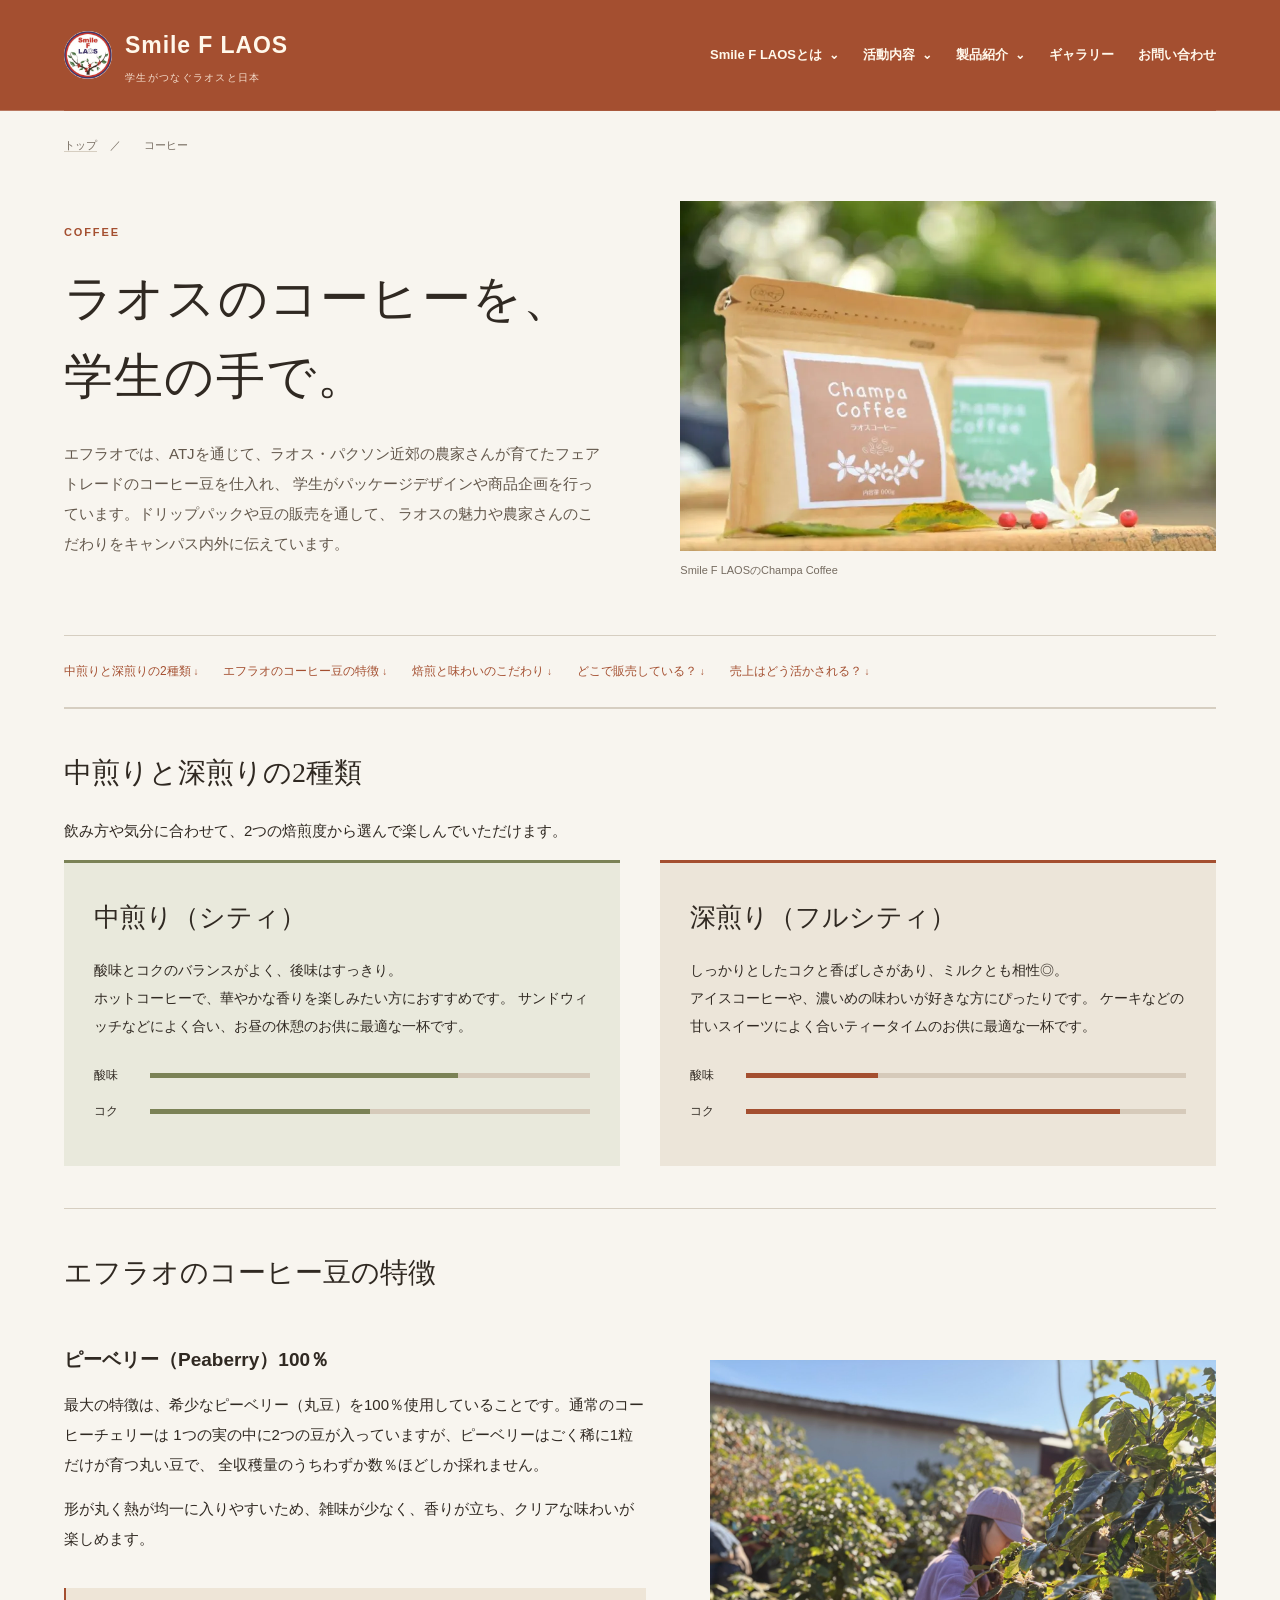
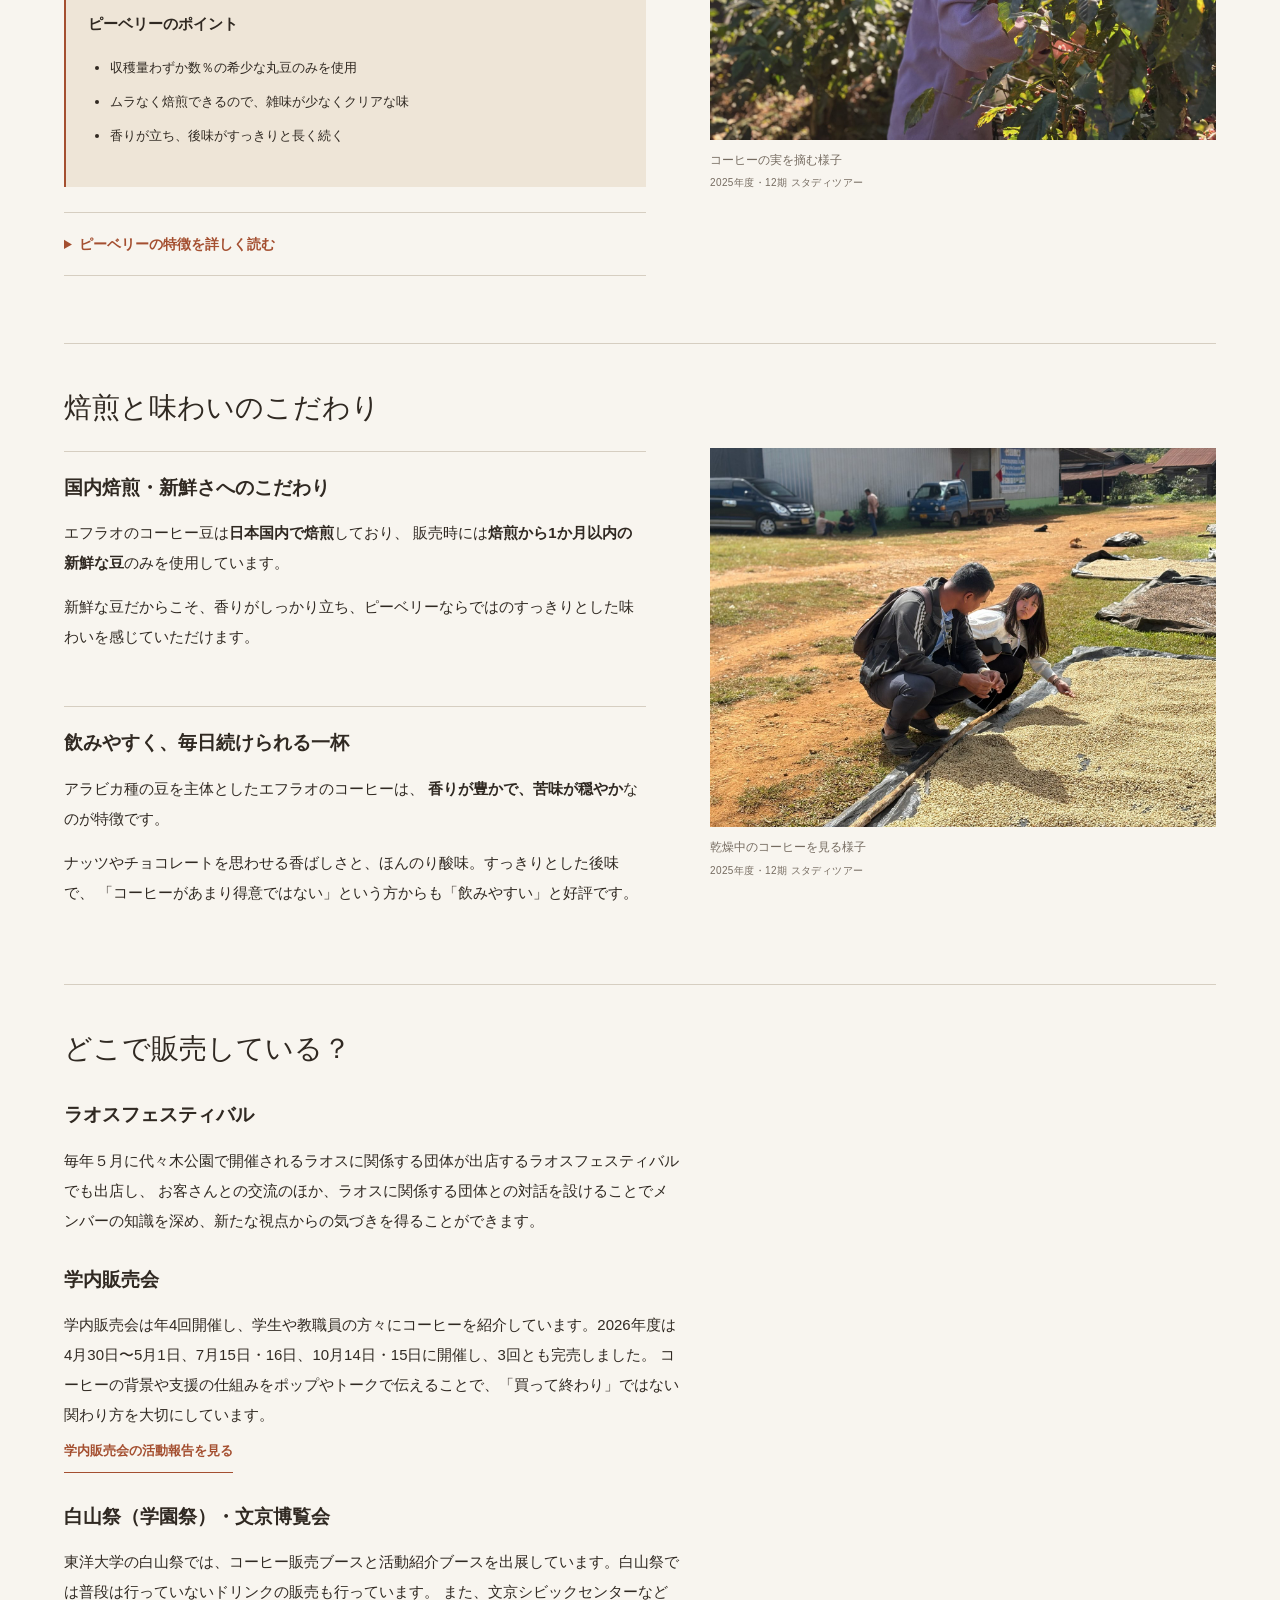
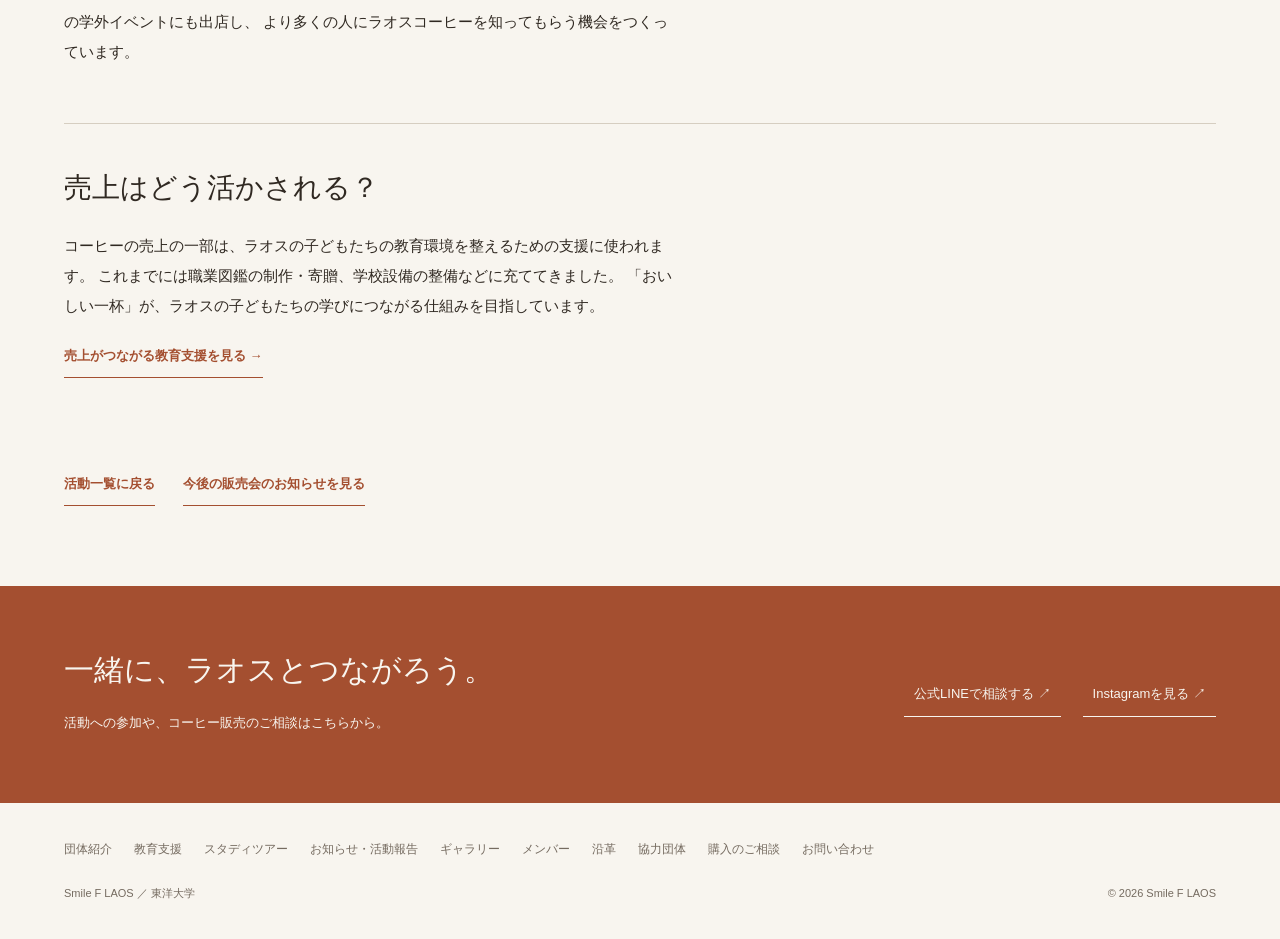
<file: coffee.html>
<!doctype html>
<html lang="ja">
<head>
<meta charset="utf-8">
<meta name="viewport" content="width=device-width,initial-scale=1">
<title>ラオス産コーヒーの販売｜Smile F LAOS</title>
<meta name="description" content="Smile F LAOSのコーヒーをご紹介します。">
<script src="assets/js/page-start.js">
</script>
<link rel="stylesheet" href="assets/css/site.css?v=20261024-content">
<link rel="stylesheet" href="assets/css/pages.css">
<link rel="stylesheet" href="assets/css/content-round.css?v=20261024">
<!-- Sharing metadata -->
<link rel="canonical" href="https://smile-f-laos.github.io/Flao-hp/coffee.html">
<meta property="og:type" content="website">
<meta property="og:site_name" content="Smile F LAOS">
<meta property="og:locale" content="ja_JP">
<meta property="og:title" content="ラオス産コーヒーの販売｜Smile F LAOS">
<meta property="og:description" content="Smile F LAOSのコーヒーをご紹介します。">
<meta property="og:url" content="https://smile-f-laos.github.io/Flao-hp/coffee.html">
<meta property="og:image" content="https://smile-f-laos.github.io/Flao-hp/assets/images/sharing/og-default.jpg">
<meta property="og:image:secure_url" content="https://smile-f-laos.github.io/Flao-hp/assets/images/sharing/og-default.jpg">
<meta property="og:image:type" content="image/jpeg">
<meta property="og:image:width" content="1200">
<meta property="og:image:height" content="630">
<meta property="og:image:alt" content="Smile F LAOS 学生がつなぐラオスと日本。ラオスでの活動写真。">
<script type="application/ld+json">{"@context": "https://schema.org", "@type": "BreadcrumbList", "itemListElement": [{"@type": "ListItem", "position": 1, "name": "トップ", "item": "https://smile-f-laos.github.io/Flao-hp/"}, {"@type": "ListItem", "position": 2, "name": "ラオス産コーヒーの販売", "item": "https://smile-f-laos.github.io/Flao-hp/coffee.html"}]}</script>
<meta name="twitter:card" content="summary_large_image">
<meta name="twitter:title" content="ラオス産コーヒーの販売｜Smile F LAOS">
<meta name="twitter:description" content="Smile F LAOSのコーヒーをご紹介します。">
<meta name="twitter:image" content="https://smile-f-laos.github.io/Flao-hp/assets/images/sharing/og-default.jpg">
<link rel="icon" type="image/png" sizes="48x48" href="assets/images/brand/favicon-48.png">
<link rel="apple-touch-icon" sizes="180x180" href="assets/images/brand/apple-touch-icon.png">
<!-- /Sharing metadata -->
</head>
<body>
<a class="skip-link" href="#main-content">本文へ移動</a>
<div class="wrap">
<header>
<a class="brand" href="index.html">
<img src="assets/images/brand/logo.jpg" alt="エフラオのロゴ">
<div>
<b>Smile F LAOS</b>
<small>学生がつなぐラオスと日本</small>
</div>
</a>
<nav class="site-nav" aria-label="グローバルナビゲーション">
<details class="site-nav-group">
<summary>Smile F LAOSとは</summary>
<div class="site-subnav">
<a href="about.html">団体紹介</a>
<a href="members.html">構成・メンバー紹介</a>
<a href="history.html">エフラオの歩み</a>
<a href="about.html#about-laos">ラオス概要</a>
</div>
</details>
<details class="site-nav-group">
<summary>活動内容</summary>
<div class="site-subnav">
<a href="index.html#activities">主な活動</a>
<a href="coffee.html">コーヒー</a>
<a href="education.html">教育支援</a>
<a href="studytour.html">スタディツアー</a>
<a href="news.html">お知らせ</a>
</div>
</details>
<details class="site-nav-group">
<summary>製品紹介</summary>
<div class="site-subnav">
<a href="coffee.html">コーヒー</a>
<a href="order.html">購入のご相談</a>
</div>
</details>
<a href="gallery.html">ギャラリー</a>
<a href="contact.html">お問い合わせ</a>
</nav>
</header>
</div>
<main class="page-main coffee" id="main-content">
  <nav class="breadcrumbs" aria-label="現在の位置">
<a href="index.html">トップ</a>
<span>／</span>
<span>コーヒー</span>
</nav>
<section class="page-hero">
<div class="page-hero-grid">
<div>
<p class="page-kicker">COFFEE</p>
<h1 class="page-title">ラオスのコーヒーを、<br>学生の手で。</h1>
<p class="page-lead">
        エフラオでは、ATJを通じて、ラオス・パクソン近郊の農家さんが育てたフェアトレードのコーヒー豆を仕入れ、
        学生がパッケージデザインや商品企画を行っています。ドリップパックや豆の販売を通して、
        ラオスの魅力や農家さんのこだわりをキャンパス内外に伝えています。
      </p>
    </div>
<figure class="page-cover">
<img src="assets/images/coffee/package.jpg" alt="Smile F LAOSのChampa Coffee">
<figcaption>Smile F LAOSのChampa Coffee</figcaption>
</figure>
</div>
</section>
<nav class="page-index" aria-label="このページの内容">
<a href="#coffee-section-1">中煎りと深煎りの2種類</a>
<a href="#coffee-section-2">エフラオのコーヒー豆の特徴</a>
<a href="#coffee-section-3">焙煎と味わいのこだわり</a>
<a href="#coffee-section-4">どこで販売している？</a>
<a href="#coffee-section-5">売上はどう活かされる？</a>
</nav>
<section class="section roast-compare" id="coffee-section-1">
    <h2>中煎りと深煎りの2種類</h2>
    <p>
      飲み方や気分に合わせて、2つの焙煎度から選んで楽しんでいただけます。
    </p>

    <div class="roast-compare-grid">
      <div class="roast-card roast-card--medium">
        <span class="roast-label">中煎り（シティ）</span>
        <p class="roast-note">
          酸味とコクのバランスがよく、後味はすっきり。<br>
          ホットコーヒーで、華やかな香りを楽しみたい方におすすめです。
          サンドウィッチなどによく合い、お昼の休憩のお供に最適な一杯です。
        </p>

        <div class="roast-bars">
          <div class="roast-bar-row">
            <span class="roast-bar-label">酸味</span>
            <div class="roast-bar-track">
              <div class="roast-bar-fill" style="width:70%;">
</div>
            </div>
          </div>
          <div class="roast-bar-row">
            <span class="roast-bar-label">コク</span>
            <div class="roast-bar-track">
              <div class="roast-bar-fill" style="width:50%;">
</div>
            </div>
          </div>
        </div>

        <div class="roast-icon">
</div>
      </div>

      <div class="roast-card roast-card--dark">
        <span class="roast-label">深煎り（フルシティ）</span>
        <p class="roast-note">
          しっかりとしたコクと香ばしさがあり、ミルクとも相性◎。<br>
          アイスコーヒーや、濃いめの味わいが好きな方にぴったりです。
          ケーキなどの甘いスイーツによく合いティータイムのお供に最適な一杯です。
        </p>

        <div class="roast-bars">
          <div class="roast-bar-row">
            <span class="roast-bar-label">酸味</span>
            <div class="roast-bar-track">
              <div class="roast-bar-fill" style="width:30%;">
</div>
            </div>
          </div>
          <div class="roast-bar-row">
            <span class="roast-bar-label">コク</span>
            <div class="roast-bar-track">
              <div class="roast-bar-fill" style="width:85%;">
</div>
            </div>
          </div>
        </div>

        <div class="roast-icon">
</div>
      </div>
    </div>
  </section>

  <section class="section section-peaberry" id="coffee-section-2"><div class="photo-story"><div class="photo-story-copy">
    <h2>エフラオのコーヒー豆の特徴</h2>

    <div class="peaberry-grid">
      <div class="peaberry-text">
        <h3>ピーベリー（Peaberry）100％</h3>
        <p>
          最大の特徴は、希少なピーベリー（丸豆）を100％使用していることです。通常のコーヒーチェリーは
          1つの実の中に2つの豆が入っていますが、ピーベリーはごく稀に1粒だけが育つ丸い豆で、
          全収穫量のうちわずか数％ほどしか採れません。
        </p>
        <p>
          形が丸く熱が均一に入りやすいため、雑味が少なく、香りが立ち、クリアな味わいが楽しめます。
        </p>
      </div>

      <div class="peaberry-point">
        <h4>ピーベリーのポイント</h4>
        <ul>
          <li>収穫量わずか数％の希少な丸豆のみを使用</li>
          <li>ムラなく焙煎できるので、雑味が少なくクリアな味</li>
          <li>香りが立ち、後味がすっきりと長く続く</li>
        </ul>
      </div>
    </div>
  <details class="page-details">
<summary>ピーベリーの特徴を詳しく読む</summary>
<div class="ingr-content">
    <div class="ingr-flex">

      <div class="ingr-item">
        <div class="ingr-icon">●</div>
        <h3>希少な丸豆（ピーベリー）</h3>
        <p>通常1つの実に2つ入るところ、1粒だけが育つ特別な豆。収穫量のわずか5%ほど。</p>
      </div>

      <div class="ingr-item">
        <div class="ingr-icon">◎</div>
        <h3>雑味が少ない</h3>
        <p>形が丸く均一に熱が入りやすいため、雑味が少なくクリアで上品な味になります。</p>
      </div>

      <div class="ingr-item">
        <div class="ingr-icon">★</div>
        <h3>香りが立つ</h3>
        <p>丸豆特有の華やかな香り立ちを感じられます。</p>
      </div>

    </div>
  </div>

  </details>
</div><figure class="story-photo"><img src="assets/images/study-tour/2025/coffee-harvest.jpg" alt="コーヒーの実を摘む様子" width="1600" height="1200" loading="lazy" decoding="async"><figcaption>コーヒーの実を摘む様子<span>2025年度・12期 スタディツアー</span></figcaption></figure></div></section>

  <section class="section beans-section" id="coffee-section-3"><div class="photo-story"><div class="photo-story-copy">
    <h2 class="beans-section-title">焙煎と味わいのこだわり</h2>

    <div class="bean-cards">
      <article class="bean-card">
        <h3>国内焙煎・新鮮さへのこだわり</h3>
        <p>
          エフラオのコーヒー豆は<strong>日本国内で焙煎</strong>しており、
          販売時には<strong>焙煎から1か月以内の新鮮な豆</strong>のみを使用しています。
        </p>
        <p>
          新鮮な豆だからこそ、香りがしっかり立ち、ピーベリーならではのすっきりとした味わいを感じていただけます。
        </p>
      </article>

      <article class="bean-card">
        <h3>飲みやすく、毎日続けられる一杯</h3>
        <p>
          アラビカ種の豆を主体としたエフラオのコーヒーは、
          <strong>香りが豊かで、苦味が穏やか</strong>なのが特徴です。
        </p>
        <p>
          ナッツやチョコレートを思わせる香ばしさと、ほんのり酸味。すっきりとした後味で、
          「コーヒーがあまり得意ではない」という方からも「飲みやすい」と好評です。
        </p>
      </article>
    </div>
  </div><figure class="story-photo"><img src="assets/images/study-tour/2025/coffee-drying.jpg" alt="乾燥中のコーヒーを見る様子" width="1600" height="1200" loading="lazy" decoding="async"><figcaption>乾燥中のコーヒーを見る様子<span>2025年度・12期 スタディツアー</span></figcaption></figure></div></section>

  <section class="section" id="coffee-section-4">
    <h2>どこで販売している？</h2>

    <h3>ラオスフェスティバル</h3>
    <p>
      毎年５月に代々木公園で開催されるラオスに関係する団体が出店するラオスフェスティバルでも出店し、
      お客さんとの交流のほか、ラオスに関係する団体との対話を設けることでメンバーの知識を深め、新たな視点からの気づきを得ることができます。
    </p>
    
    <h3>学内販売会</h3>
    <p>
      学内販売会は年4回開催し、学生や教職員の方々にコーヒーを紹介しています。2026年度は4月30日〜5月1日、7月15日・16日、10月14日・15日に開催し、3回とも完売しました。
      コーヒーの背景や支援の仕組みをポップやトークで伝えることで、「買って終わり」ではない
      関わり方を大切にしています。<br>
<a href="news.html#reports" class="back-link">学内販売会の活動報告を見る</a>
    </p>

    <h3>白山祭（学園祭）・文京博覧会</h3>
    <p>
      東洋大学の白山祭では、コーヒー販売ブースと活動紹介ブースを出展しています。白山祭では普段は行っていないドリンクの販売も行っています。
      また、文京シビックセンターなどの学外イベントにも出店し、
      より多くの人にラオスコーヒーを知ってもらう機会をつくっています。
    </p>
  </section>

  <section class="section" id="coffee-section-5">
    <h2>売上はどう活かされる？</h2>
    <p>
      コーヒーの売上の一部は、ラオスの子どもたちの教育環境を整えるための支援に使われます。
      これまでには職業図鑑の制作・寄贈、学校設備の整備などに充ててきました。
      「おいしい一杯」が、ラオスの子どもたちの学びにつながる仕組みを目指しています。
    </p>
  <p><a class="back-link" href="education.html">売上がつながる教育支援を見る →</a></p></section>

  <div class="page-links">
    <a href="index.html#activities" class="back-link">
      活動一覧に戻る
    </a>

    <a href="news.html" class="back-link back-link-main">
      今後の販売会のお知らせを見る
    </a>
  </div>

</main>

<section class="join" id="contact">
<div>
<h2>一緒に、ラオスとつながろう。</h2>
<p>活動への参加や、コーヒー販売のご相談はこちらから。</p>
</div>
<div class="contact-links">
<a href="https://lin.ee/xcI0PXX" target="_blank" rel="noopener noreferrer">公式LINEで相談する ↗</a>
<a href="https://www.instagram.com/smile_f_laos?igsh=MWttajM1NHFvYXE2eQ==" target="_blank" rel="noopener noreferrer">Instagramを見る ↗</a>
</div>
</section>
<footer class="wrap">
<nav class="footer-nav" aria-label="サイト内のページ">
<a href="about.html">団体紹介</a>
<a href="education.html">教育支援</a>
<a href="studytour.html">スタディツアー</a>
<a href="news.html">お知らせ・活動報告</a>
<a href="gallery.html">ギャラリー</a>
<a href="members.html">メンバー</a>
<a href="history.html">沿革</a>
<a href="partners.html">協力団体</a>
<a href="order.html">購入のご相談</a>
<a href="contact.html">お問い合わせ</a>
</nav>
<span>Smile F LAOS ／ 東洋大学</span>
<span>© 2026 Smile F LAOS</span>
</footer>
<script src="assets/js/navigation.js?v=20261023-top" defer>
</script>
<script src="assets/js/pages.js" defer>
</script>
</body>
</html>
</file>
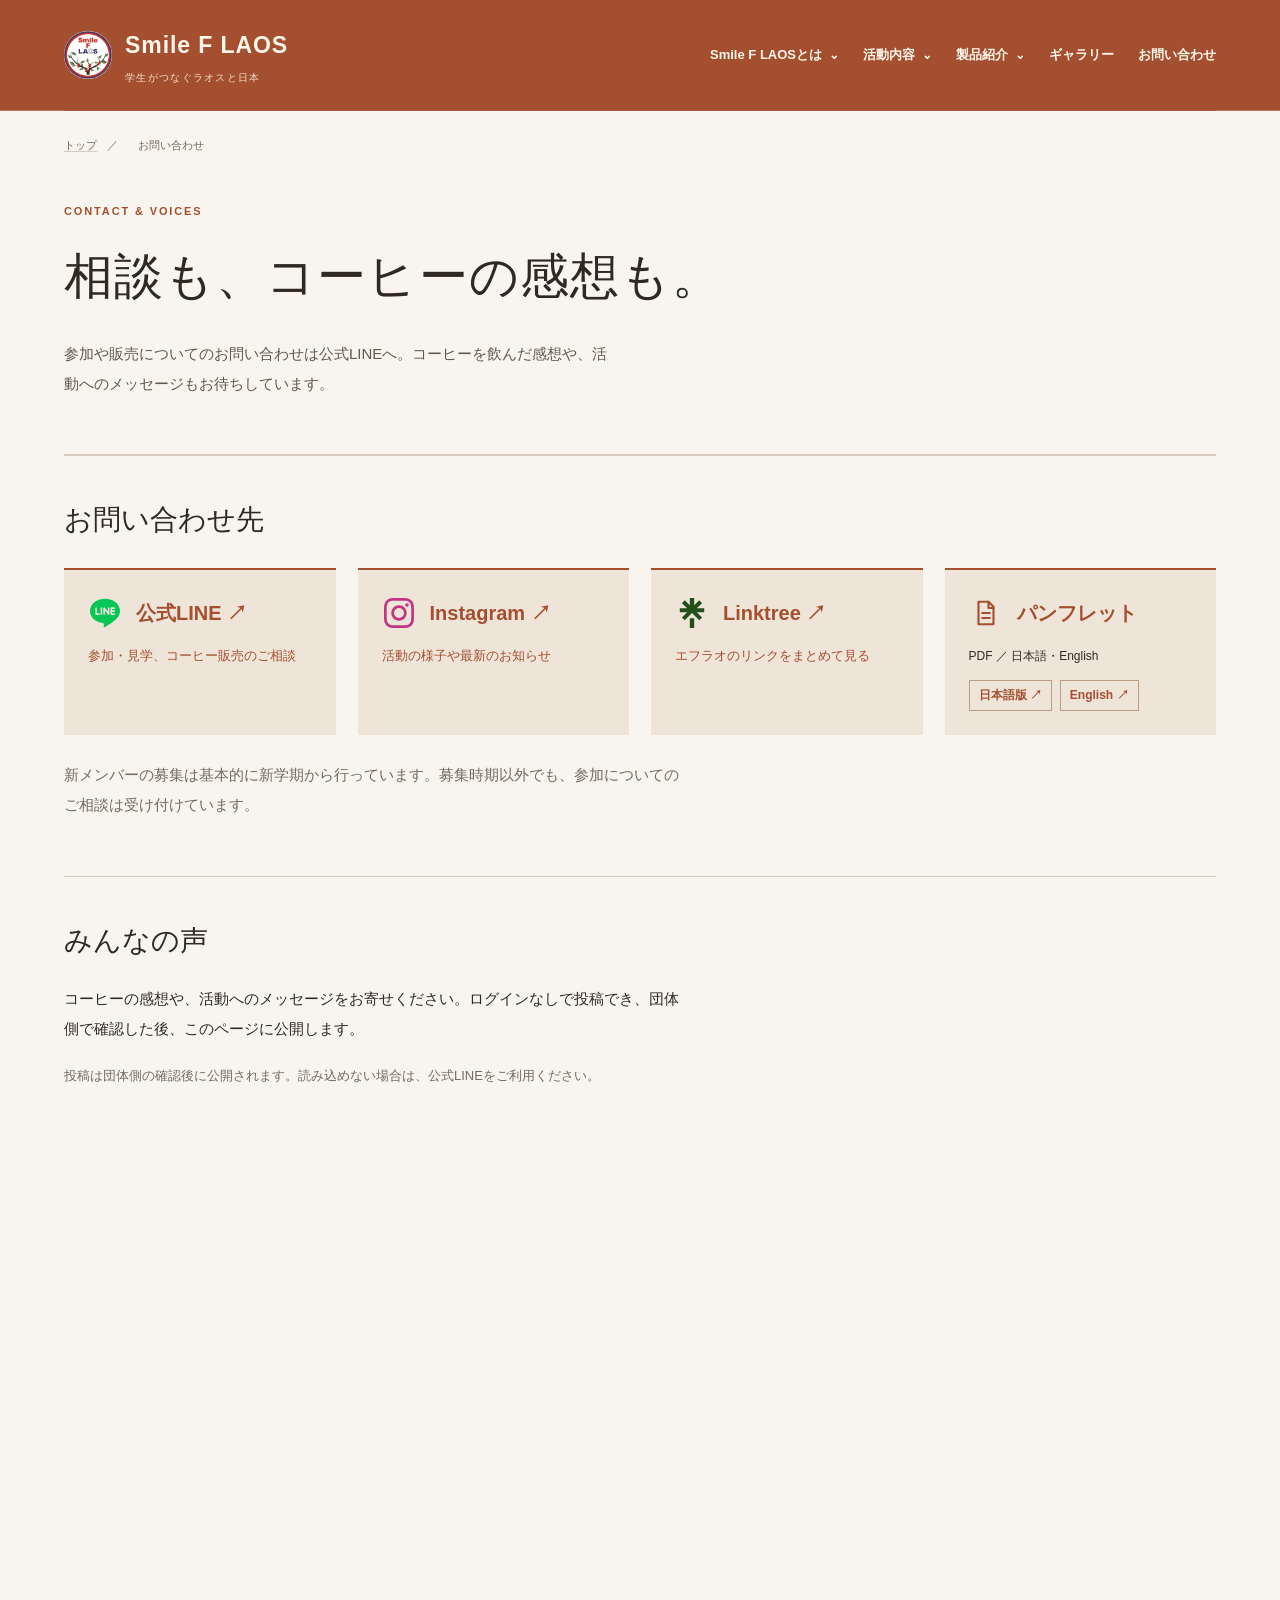
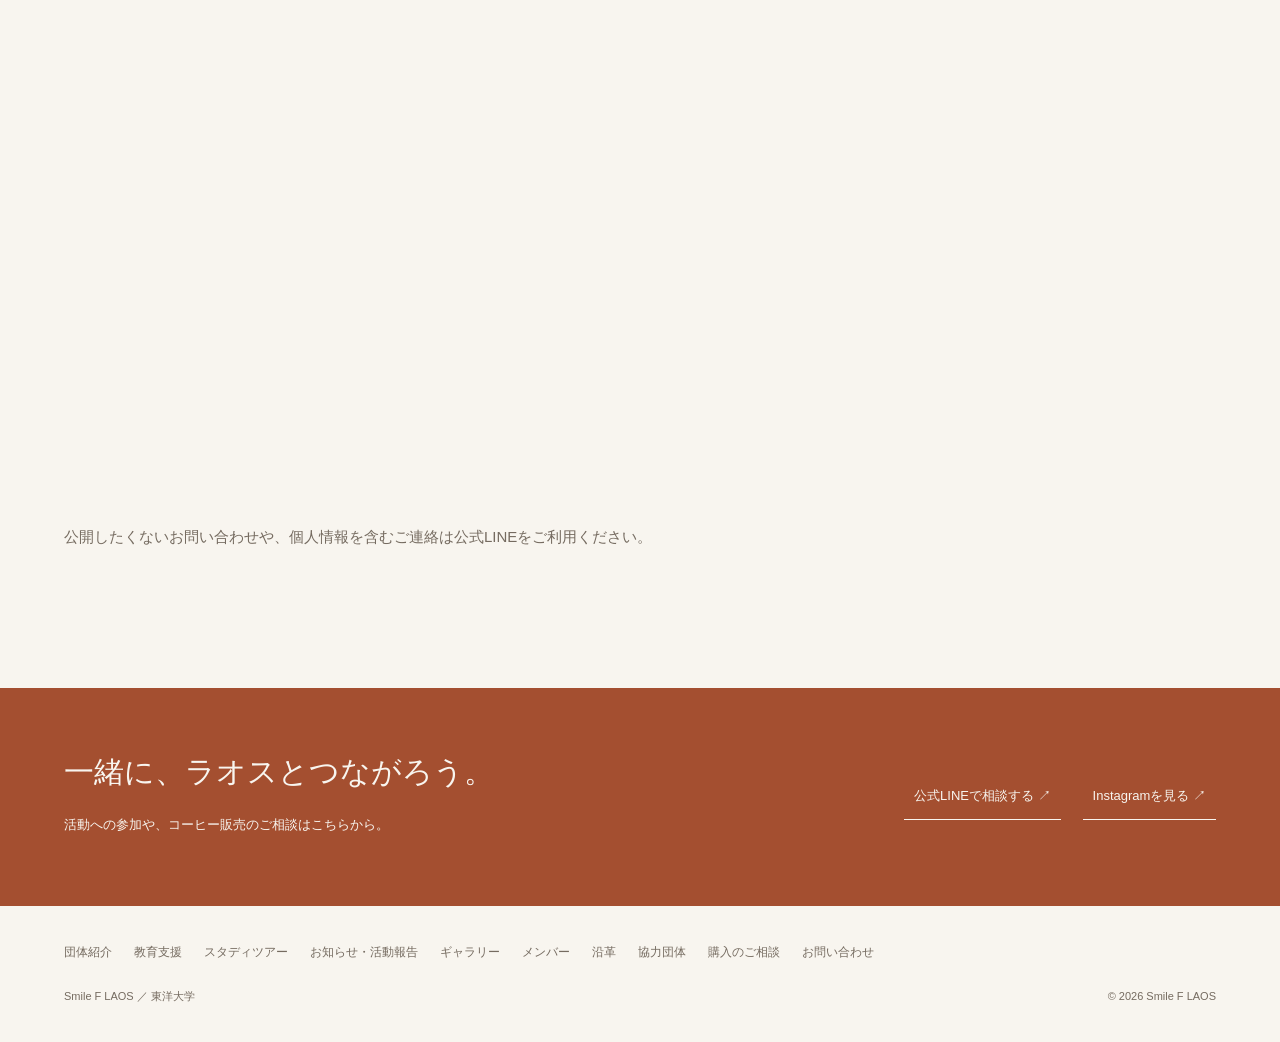
<file: contact.html>
<!doctype html>
<html lang="ja">
<head>
<meta charset="utf-8">
<meta name="viewport" content="width=device-width,initial-scale=1">
<title>お問い合わせ・コーヒーの感想｜Smile F LAOS</title>
<meta name="description" content="参加・販売のご相談と、コーヒーの感想はこちら。Smile F LAOSのお問い合わせページです。">
<script src="assets/js/page-start.js">
</script>
<link rel="stylesheet" href="assets/css/site.css?v=20261024-content">
<link rel="stylesheet" href="assets/css/pages.css">
<link rel="stylesheet" href="assets/css/content-round.css?v=20261024-icons">
<!-- Sharing metadata -->
<link rel="canonical" href="https://smile-f-laos.github.io/Flao-hp/contact.html">
<meta property="og:type" content="website">
<meta property="og:site_name" content="Smile F LAOS">
<meta property="og:locale" content="ja_JP">
<meta property="og:title" content="お問い合わせ・コーヒーの感想｜Smile F LAOS">
<meta property="og:description" content="参加・販売のご相談と、コーヒーの感想はこちら。Smile F LAOSのお問い合わせページです。">
<meta property="og:url" content="https://smile-f-laos.github.io/Flao-hp/contact.html">
<meta property="og:image" content="https://smile-f-laos.github.io/Flao-hp/assets/images/sharing/og-default.jpg">
<meta property="og:image:secure_url" content="https://smile-f-laos.github.io/Flao-hp/assets/images/sharing/og-default.jpg">
<meta property="og:image:type" content="image/jpeg">
<meta property="og:image:width" content="1200">
<meta property="og:image:height" content="630">
<meta property="og:image:alt" content="Smile F LAOS 学生がつなぐラオスと日本。ラオスでの活動写真。">
<script type="application/ld+json">{"@context": "https://schema.org", "@type": "BreadcrumbList", "itemListElement": [{"@type": "ListItem", "position": 1, "name": "トップ", "item": "https://smile-f-laos.github.io/Flao-hp/"}, {"@type": "ListItem", "position": 2, "name": "お問い合わせ・コーヒーの感想", "item": "https://smile-f-laos.github.io/Flao-hp/contact.html"}]}</script>
<meta name="twitter:card" content="summary_large_image">
<meta name="twitter:title" content="お問い合わせ・コーヒーの感想｜Smile F LAOS">
<meta name="twitter:description" content="参加・販売のご相談と、コーヒーの感想はこちら。Smile F LAOSのお問い合わせページです。">
<meta name="twitter:image" content="https://smile-f-laos.github.io/Flao-hp/assets/images/sharing/og-default.jpg">
<link rel="icon" type="image/png" sizes="48x48" href="assets/images/brand/favicon-48.png">
<link rel="apple-touch-icon" sizes="180x180" href="assets/images/brand/apple-touch-icon.png">
<!-- /Sharing metadata -->
<link rel="stylesheet" href="assets/css/brochures.css?v=20261029">
</head>
<body>
<a class="skip-link" href="#main-content">本文へ移動</a>
<div class="wrap">
<header>
<a class="brand" href="index.html">
<img src="assets/images/brand/logo.jpg" alt="エフラオのロゴ">
<div>
<b>Smile F LAOS</b>
<small>学生がつなぐラオスと日本</small>
</div>
</a>
<nav class="site-nav" aria-label="グローバルナビゲーション">
<details class="site-nav-group">
<summary>Smile F LAOSとは</summary>
<div class="site-subnav">
<a href="about.html">団体紹介</a>
<a href="members.html">構成・メンバー紹介</a>
<a href="history.html">エフラオの歩み</a>
<a href="about.html#about-laos">ラオス概要</a>
</div>
</details>
<details class="site-nav-group">
<summary>活動内容</summary>
<div class="site-subnav">
<a href="index.html#activities">主な活動</a>
<a href="coffee.html">コーヒー</a>
<a href="education.html">教育支援</a>
<a href="studytour.html">スタディツアー</a>
<a href="news.html">お知らせ</a>
</div>
</details>
<details class="site-nav-group">
<summary>製品紹介</summary>
<div class="site-subnav">
<a href="coffee.html">コーヒー</a>
<a href="order.html">購入のご相談</a>
</div>
</details>
<a href="gallery.html">ギャラリー</a>
<a href="contact.html">お問い合わせ</a>
</nav>
</header>
</div>
<main class="page-main contact-page" id="main-content"><nav class="breadcrumbs" aria-label="現在の位置"><a href="index.html">トップ</a><span>／</span><span>お問い合わせ</span></nav><section class="page-hero"><p class="page-kicker">CONTACT & VOICES</p><h1 class="page-title">相談も、コーヒーの感想も。</h1><p class="page-lead">参加や販売についてのお問い合わせは公式LINEへ。コーヒーを飲んだ感想や、活動へのメッセージもお待ちしています。</p></section><section class="section" aria-labelledby="contact-title"><h2 id="contact-title">お問い合わせ先</h2><div class="contact-options"><a href="https://lin.ee/xcI0PXX" target="_blank" rel="noopener noreferrer"><strong class="contact-card-heading"><span class="contact-card-icon"><svg fill="#06C755" aria-hidden="true" focusable="false" viewBox="0 0 24 24" xmlns="http://www.w3.org/2000/svg"><path d="M19.365 9.863c.349 0 .63.285.63.631 0 .345-.281.63-.63.63H17.61v1.125h1.755c.349 0 .63.283.63.63 0 .344-.281.629-.63.629h-2.386c-.345 0-.627-.285-.627-.629V8.108c0-.345.282-.63.63-.63h2.386c.346 0 .627.285.627.63 0 .349-.281.63-.63.63H17.61v1.125h1.755zm-3.855 3.016c0 .27-.174.51-.432.596-.064.021-.133.031-.199.031-.211 0-.391-.09-.51-.25l-2.443-3.317v2.94c0 .344-.279.629-.631.629-.346 0-.626-.285-.626-.629V8.108c0-.27.173-.51.43-.595.06-.023.136-.033.194-.033.195 0 .375.104.495.254l2.462 3.33V8.108c0-.345.282-.63.63-.63.345 0 .63.285.63.63v4.771zm-5.741 0c0 .344-.282.629-.631.629-.345 0-.627-.285-.627-.629V8.108c0-.345.282-.63.63-.63.346 0 .628.285.628.63v4.771zm-2.466.629H4.917c-.345 0-.63-.285-.63-.629V8.108c0-.345.285-.63.63-.63.348 0 .63.285.63.63v4.141h1.756c.348 0 .629.283.629.63 0 .344-.282.629-.629.629M24 10.314C24 4.943 18.615.572 12 .572S0 4.943 0 10.314c0 4.811 4.27 8.842 10.035 9.608.391.082.923.258 1.058.59.12.301.079.766.038 1.08l-.164 1.02c-.045.301-.24 1.186 1.049.645 1.291-.539 6.916-4.078 9.436-6.975C23.176 14.393 24 12.458 24 10.314"/></svg></span><span>公式LINE ↗</span></strong><span>参加・見学、コーヒー販売のご相談</span></a><a href="https://www.instagram.com/smile_f_laos/" target="_blank" rel="noopener noreferrer"><strong class="contact-card-heading"><span class="contact-card-icon"><svg fill="#C13584" aria-hidden="true" focusable="false" viewBox="0 0 24 24" xmlns="http://www.w3.org/2000/svg"><path d="M7.0301.084c-1.2768.0602-2.1487.264-2.911.5634-.7888.3075-1.4575.72-2.1228 1.3877-.6652.6677-1.075 1.3368-1.3802 2.127-.2954.7638-.4956 1.6365-.552 2.914-.0564 1.2775-.0689 1.6882-.0626 4.947.0062 3.2586.0206 3.6671.0825 4.9473.061 1.2765.264 2.1482.5635 2.9107.308.7889.72 1.4573 1.388 2.1228.6679.6655 1.3365 1.0743 2.1285 1.38.7632.295 1.6361.4961 2.9134.552 1.2773.056 1.6884.069 4.9462.0627 3.2578-.0062 3.668-.0207 4.9478-.0814 1.28-.0607 2.147-.2652 2.9098-.5633.7889-.3086 1.4578-.72 2.1228-1.3881.665-.6682 1.0745-1.3378 1.3795-2.1284.2957-.7632.4966-1.636.552-2.9124.056-1.2809.0692-1.6898.063-4.948-.0063-3.2583-.021-3.6668-.0817-4.9465-.0607-1.2797-.264-2.1487-.5633-2.9117-.3084-.7889-.72-1.4568-1.3876-2.1228C21.2982 1.33 20.628.9208 19.8378.6165 19.074.321 18.2017.1197 16.9244.0645 15.6471.0093 15.236-.005 11.977.0014 8.718.0076 8.31.0215 7.0301.0839m.1402 21.6932c-1.17-.0509-1.8053-.2453-2.2287-.408-.5606-.216-.96-.4771-1.3819-.895-.422-.4178-.6811-.8186-.9-1.378-.1644-.4234-.3624-1.058-.4171-2.228-.0595-1.2645-.072-1.6442-.079-4.848-.007-3.2037.0053-3.583.0607-4.848.05-1.169.2456-1.805.408-2.2282.216-.5613.4762-.96.895-1.3816.4188-.4217.8184-.6814 1.3783-.9003.423-.1651 1.0575-.3614 2.227-.4171 1.2655-.06 1.6447-.072 4.848-.079 3.2033-.007 3.5835.005 4.8495.0608 1.169.0508 1.8053.2445 2.228.408.5608.216.96.4754 1.3816.895.4217.4194.6816.8176.9005 1.3787.1653.4217.3617 1.056.4169 2.2263.0602 1.2655.0739 1.645.0796 4.848.0058 3.203-.0055 3.5834-.061 4.848-.051 1.17-.245 1.8055-.408 2.2294-.216.5604-.4763.96-.8954 1.3814-.419.4215-.8181.6811-1.3783.9-.4224.1649-1.0577.3617-2.2262.4174-1.2656.0595-1.6448.072-4.8493.079-3.2045.007-3.5825-.006-4.848-.0608M16.953 5.5864A1.44 1.44 0 1 0 18.39 4.144a1.44 1.44 0 0 0-1.437 1.4424M5.8385 12.012c.0067 3.4032 2.7706 6.1557 6.173 6.1493 3.4026-.0065 6.157-2.7701 6.1506-6.1733-.0065-3.4032-2.771-6.1565-6.174-6.1498-3.403.0067-6.156 2.771-6.1496 6.1738M8 12.0077a4 4 0 1 1 4.008 3.9921A3.9996 3.9996 0 0 1 8 12.0077"/></svg></span><span>Instagram ↗</span></strong><span>活動の様子や最新のお知らせ</span></a><a href="https://linktr.ee/smileflaos" target="_blank" rel="noopener noreferrer"><strong class="contact-card-heading"><span class="contact-card-icon"><svg fill="#254F1A" aria-hidden="true" focusable="false" viewBox="0 0 24 24" xmlns="http://www.w3.org/2000/svg"><path d="m13.73635 5.85251 4.00467-4.11665 2.3248 2.3808-4.20064 4.00466h5.9085v3.30473h-5.9365l4.22865 4.10766-2.3248 2.3338L12.0005 12.099l-5.74052 5.76852-2.3248-2.3248 4.22864-4.10766h-5.9375V8.12132h5.9085L3.93417 4.11666l2.3248-2.3808 4.00468 4.11665V0h3.4727zm-3.4727 10.30614h3.4727V24h-3.4727z"/></svg></span><span>Linktree ↗</span></strong><span>エフラオのリンクをまとめて見る</span></a><article class="contact-brochure-card"><strong class="contact-card-heading"><span class="contact-card-icon brochure-icon"><svg viewBox="0 0 24 24" fill="none" stroke="currentColor" stroke-width="1.7" stroke-linecap="round" stroke-linejoin="round" aria-hidden="true" focusable="false"><path d="M6 3h8l4 4v14H6z"/><path d="M14 3v5h4M9 12h6M9 16h6"/></svg></span><span>パンフレット</span></strong><p>PDF ／ 日本語・English</p><div class="brochure-language-links"><a href="assets/documents/brochure-ja.pdf" target="_blank" rel="noopener noreferrer" hreflang="ja" aria-label="日本語版パンフレット PDFを新しいタブで開く">日本語版 ↗</a><a href="assets/documents/brochure-en.pdf" target="_blank" rel="noopener noreferrer" hreflang="en" lang="en" aria-label="English brochure PDF, opens in a new tab">English ↗</a></div></article></div><p class="contact-note">新メンバーの募集は基本的に新学期から行っています。募集時期以外でも、参加についてのご相談は受け付けています。</p></section><section class="section" id="voices" aria-labelledby="voices-title"><h2 id="voices-title">みんなの声</h2><p>コーヒーの感想や、活動へのメッセージをお寄せください。ログインなしで投稿でき、団体側で確認した後、このページに公開します。</p><div id="comments-status" class="contact-note" role="status">コメント欄を読み込んでいます。投稿は団体側の確認後に公開されます。</div><div id="comments-host"></div><p class="contact-note">公開したくないお問い合わせや、個人情報を含むご連絡は公式LINEをご利用ください。</p></section></main>

<section class="join" id="contact">
<div>
<h2>一緒に、ラオスとつながろう。</h2>
<p>活動への参加や、コーヒー販売のご相談はこちらから。</p>
</div>
<div class="contact-links">
<a href="https://lin.ee/xcI0PXX" target="_blank" rel="noopener noreferrer">公式LINEで相談する ↗</a>
<a href="https://www.instagram.com/smile_f_laos?igsh=MWttajM1NHFvYXE2eQ==" target="_blank" rel="noopener noreferrer">Instagramを見る ↗</a>
</div>
</section>
<footer class="wrap">
<nav class="footer-nav" aria-label="サイト内のページ">
<a href="about.html">団体紹介</a>
<a href="education.html">教育支援</a>
<a href="studytour.html">スタディツアー</a>
<a href="news.html">お知らせ・活動報告</a>
<a href="gallery.html">ギャラリー</a>
<a href="members.html">メンバー</a>
<a href="history.html">沿革</a>
<a href="partners.html">協力団体</a>
<a href="order.html">購入のご相談</a>
<a href="contact.html">お問い合わせ</a>
</nav>
<span>Smile F LAOS ／ 東洋大学</span>
<span>© 2026 Smile F LAOS</span>
</footer>
<script src="assets/js/navigation.js?v=20261023-top" defer>
</script>
<script src="assets/js/pages.js" defer>
</script>
<script src="assets/js/comments.js" defer></script>
</body>
</html>
</file>
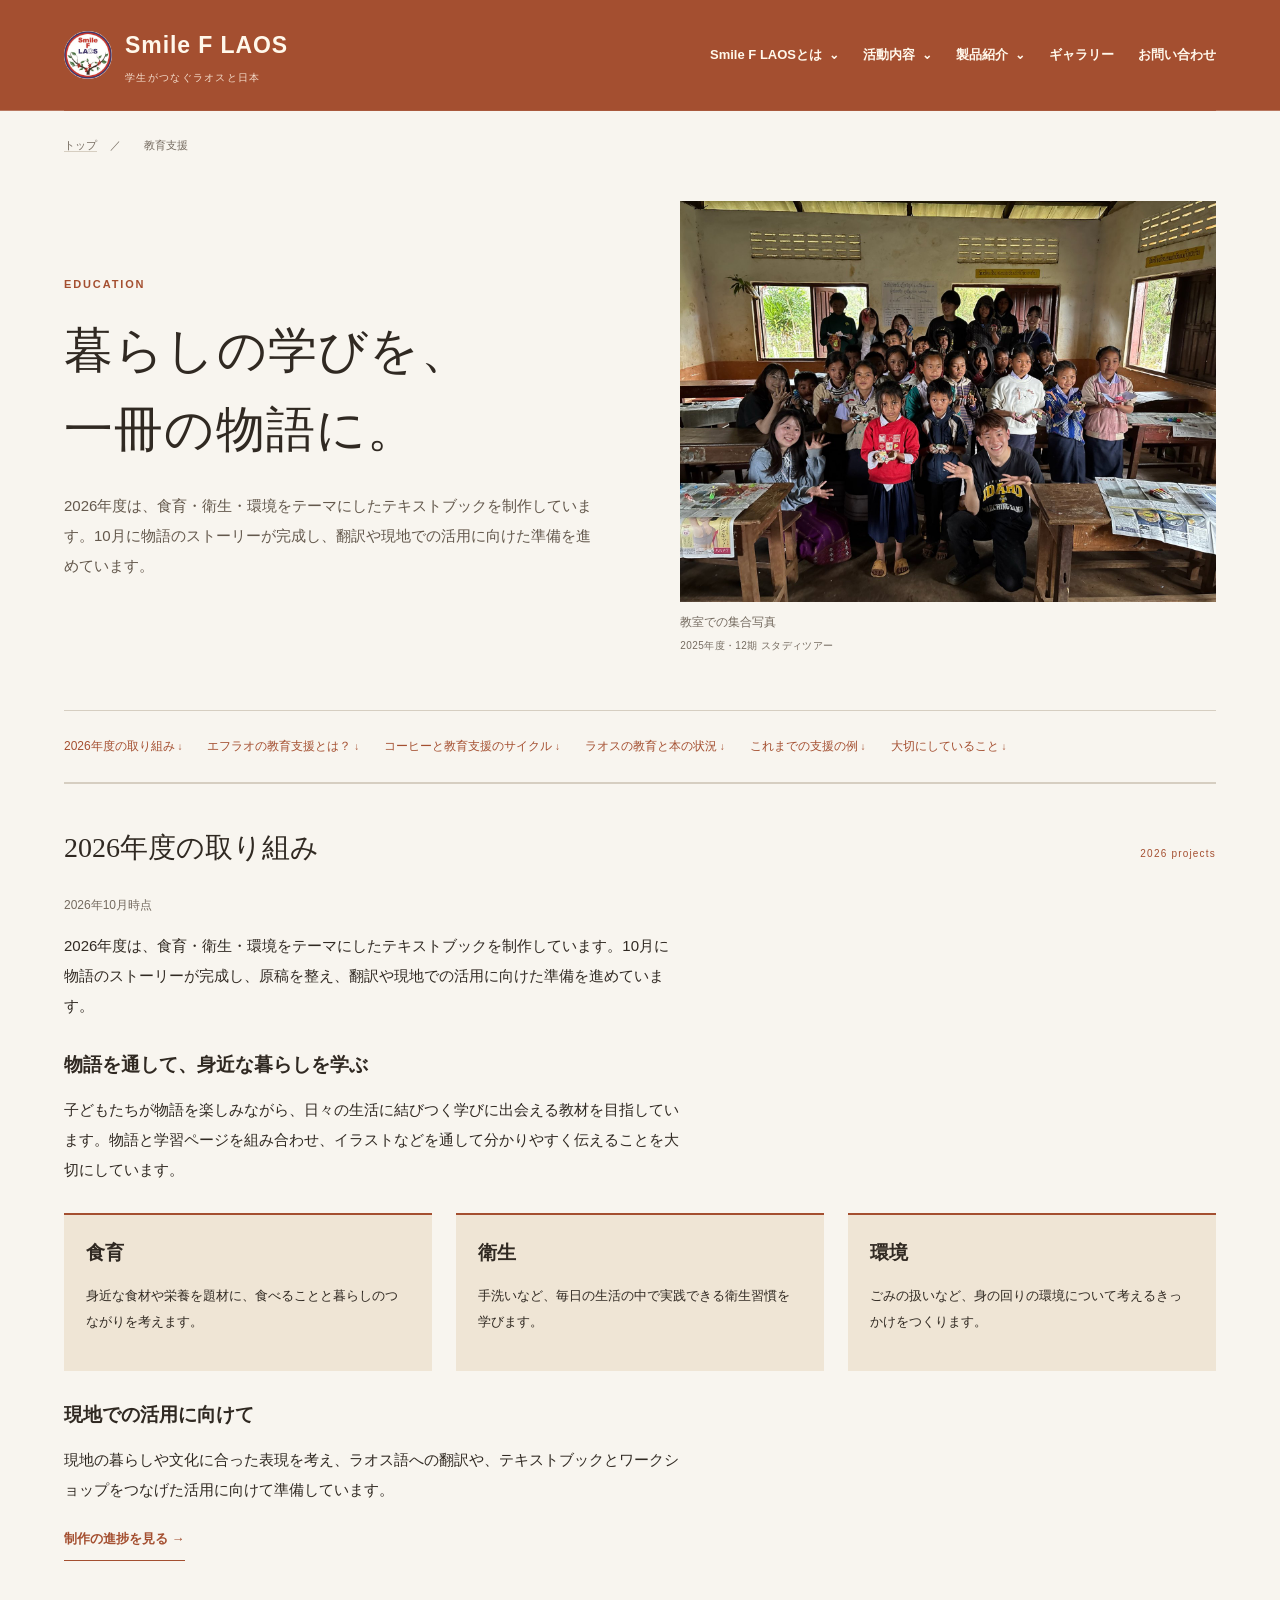
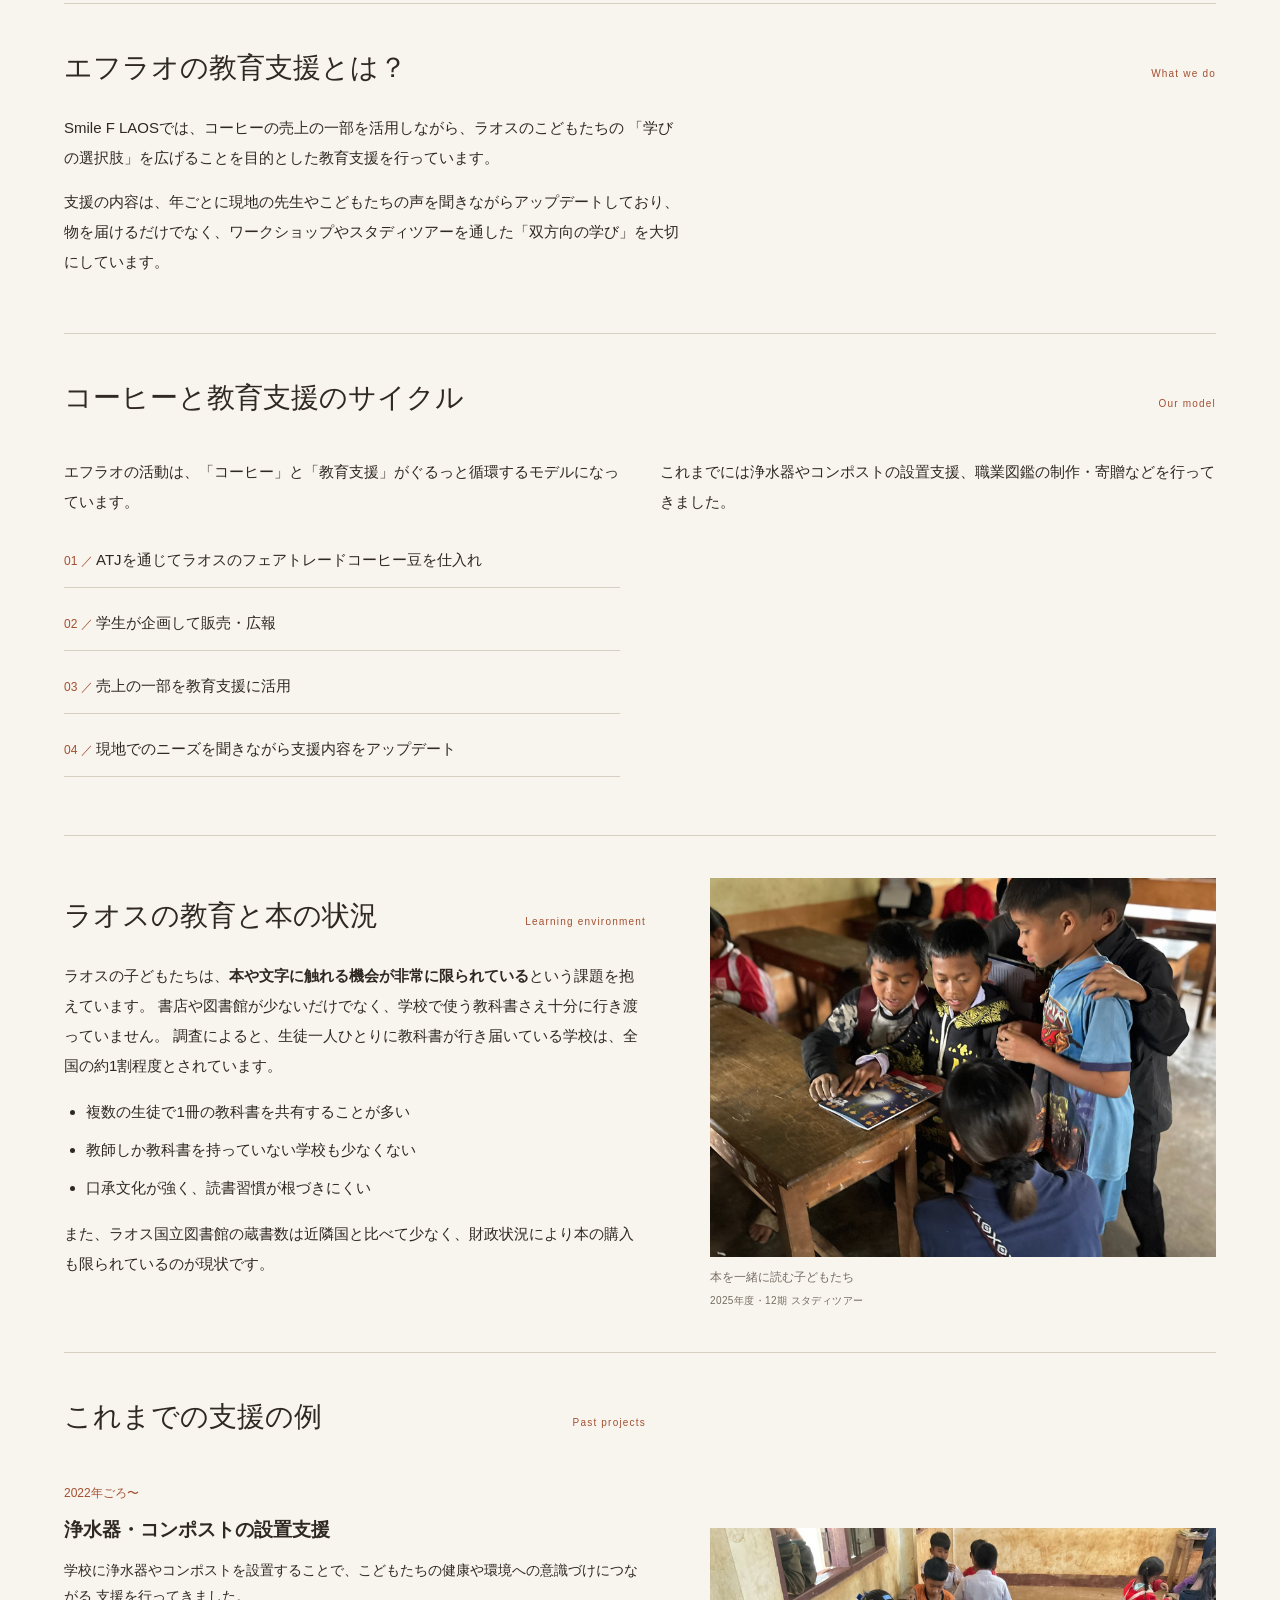
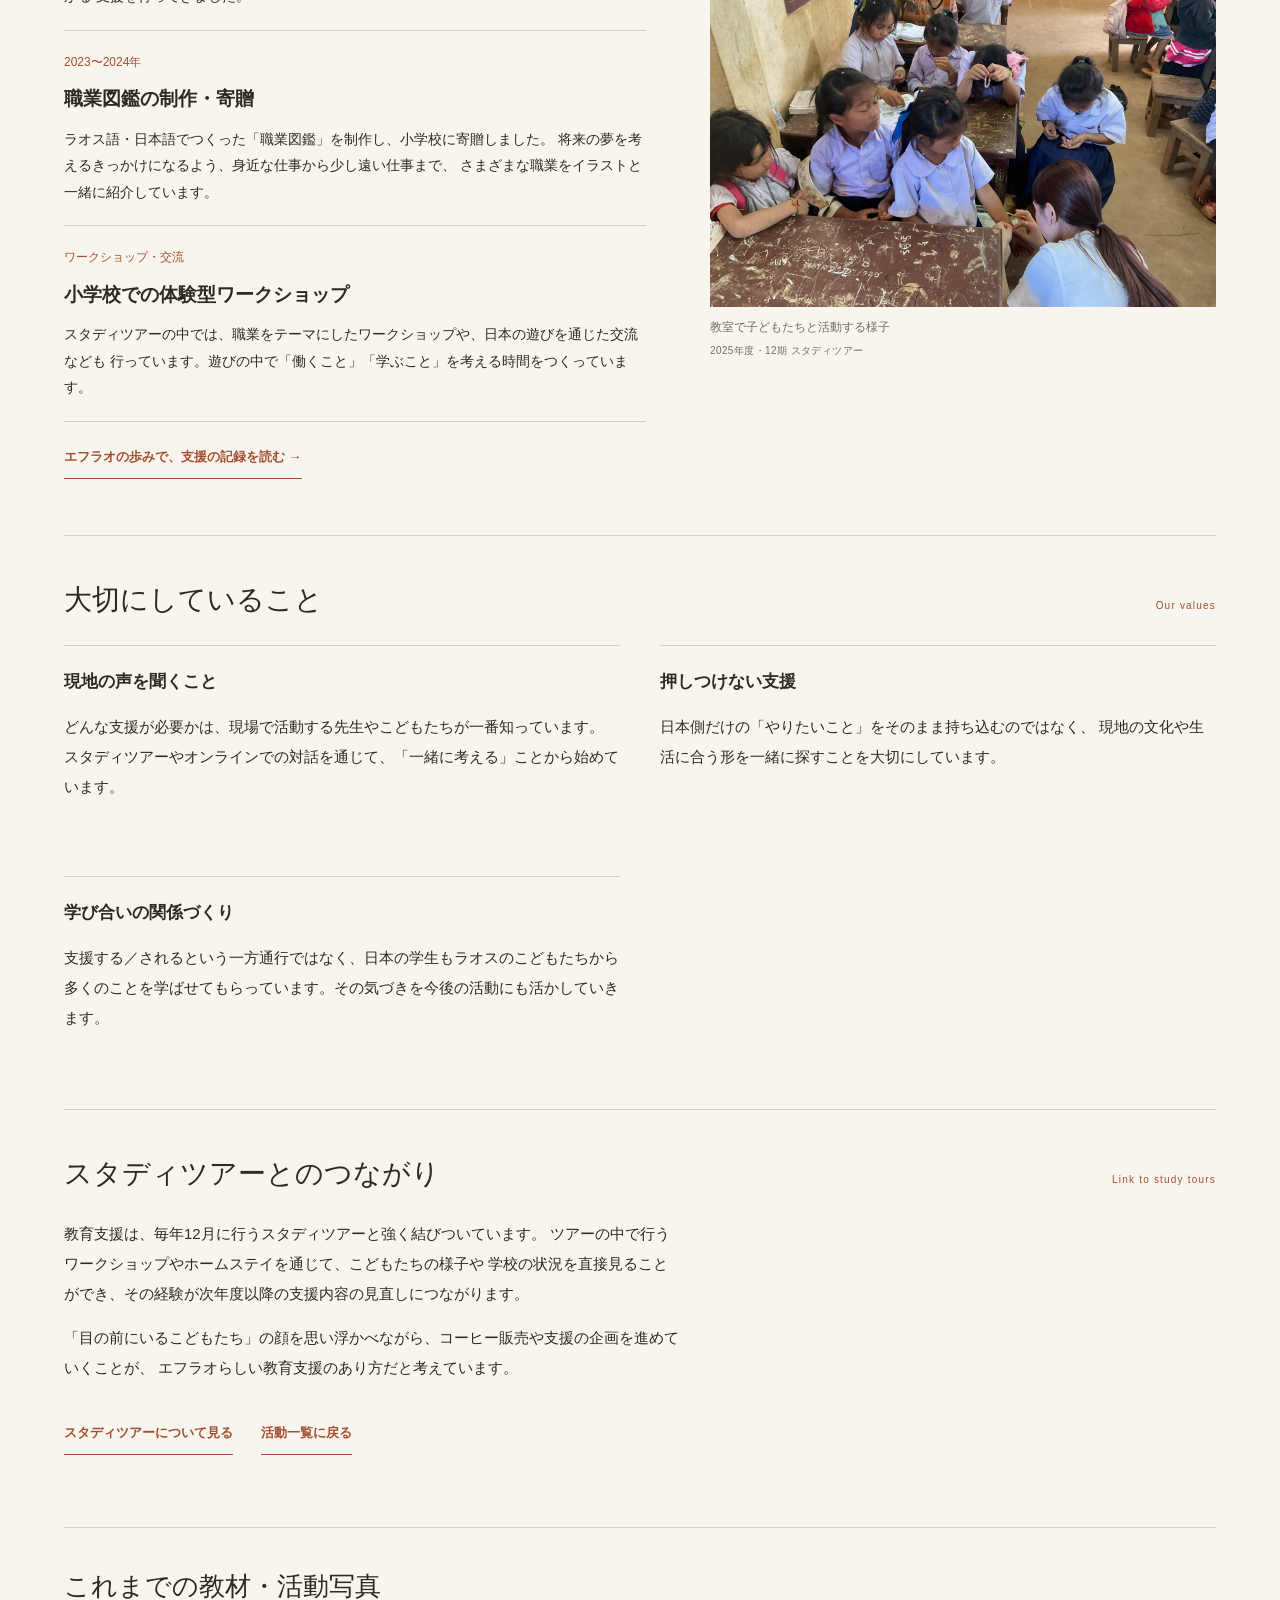
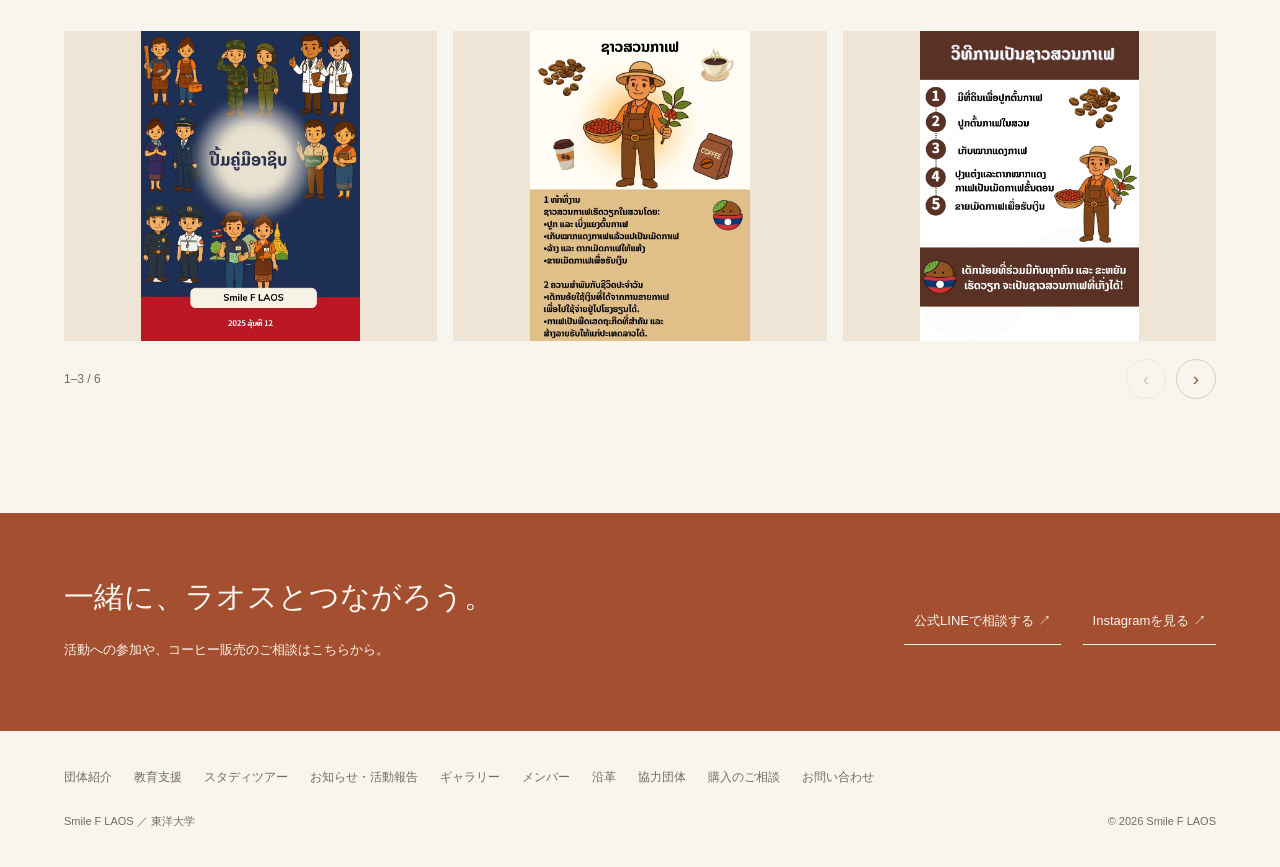
<file: education.html>
<!doctype html>
<html lang="ja">
<head>
<meta charset="utf-8">
<meta name="viewport" content="width=device-width,initial-scale=1">
<title>教育支援｜Smile F LAOS</title>
<meta name="description" content="Smile F LAOSの教育支援をご紹介します。">
<script src="assets/js/page-start.js">
</script>
<link rel="stylesheet" href="assets/css/site.css?v=20261024-content">
<link rel="stylesheet" href="assets/css/pages.css">
<link rel="stylesheet" href="assets/css/content-round.css?v=20261024">
<!-- Sharing metadata -->
<link rel="canonical" href="https://smile-f-laos.github.io/Flao-hp/education.html">
<meta property="og:type" content="website">
<meta property="og:site_name" content="Smile F LAOS">
<meta property="og:locale" content="ja_JP">
<meta property="og:title" content="教育支援｜Smile F LAOS">
<meta property="og:description" content="Smile F LAOSの教育支援をご紹介します。">
<meta property="og:url" content="https://smile-f-laos.github.io/Flao-hp/education.html">
<meta property="og:image" content="https://smile-f-laos.github.io/Flao-hp/assets/images/sharing/og-default.jpg">
<meta property="og:image:secure_url" content="https://smile-f-laos.github.io/Flao-hp/assets/images/sharing/og-default.jpg">
<meta property="og:image:type" content="image/jpeg">
<meta property="og:image:width" content="1200">
<meta property="og:image:height" content="630">
<meta property="og:image:alt" content="Smile F LAOS 学生がつなぐラオスと日本。ラオスでの活動写真。">
<script type="application/ld+json">{"@context": "https://schema.org", "@type": "BreadcrumbList", "itemListElement": [{"@type": "ListItem", "position": 1, "name": "トップ", "item": "https://smile-f-laos.github.io/Flao-hp/"}, {"@type": "ListItem", "position": 2, "name": "教育支援", "item": "https://smile-f-laos.github.io/Flao-hp/education.html"}]}</script>
<meta name="twitter:card" content="summary_large_image">
<meta name="twitter:title" content="教育支援｜Smile F LAOS">
<meta name="twitter:description" content="Smile F LAOSの教育支援をご紹介します。">
<meta name="twitter:image" content="https://smile-f-laos.github.io/Flao-hp/assets/images/sharing/og-default.jpg">
<link rel="icon" type="image/png" sizes="48x48" href="assets/images/brand/favicon-48.png">
<link rel="apple-touch-icon" sizes="180x180" href="assets/images/brand/apple-touch-icon.png">
<!-- /Sharing metadata -->
</head>
<body>
<a class="skip-link" href="#main-content">本文へ移動</a>
<div class="wrap">
<header>
<a class="brand" href="index.html">
<img src="assets/images/brand/logo.jpg" alt="エフラオのロゴ">
<div>
<b>Smile F LAOS</b>
<small>学生がつなぐラオスと日本</small>
</div>
</a>
<nav class="site-nav" aria-label="グローバルナビゲーション">
<details class="site-nav-group">
<summary>Smile F LAOSとは</summary>
<div class="site-subnav">
<a href="about.html">団体紹介</a>
<a href="members.html">構成・メンバー紹介</a>
<a href="history.html">エフラオの歩み</a>
<a href="about.html#about-laos">ラオス概要</a>
</div>
</details>
<details class="site-nav-group">
<summary>活動内容</summary>
<div class="site-subnav">
<a href="index.html#activities">主な活動</a>
<a href="coffee.html">コーヒー</a>
<a href="education.html">教育支援</a>
<a href="studytour.html">スタディツアー</a>
<a href="news.html">お知らせ</a>
</div>
</details>
<details class="site-nav-group">
<summary>製品紹介</summary>
<div class="site-subnav">
<a href="coffee.html">コーヒー</a>
<a href="order.html">購入のご相談</a>
</div>
</details>
<a href="gallery.html">ギャラリー</a>
<a href="contact.html">お問い合わせ</a>
</nav>
</header>
</div>
<main class="page-main education" id="main-content">
  <nav class="breadcrumbs" aria-label="現在の位置">
<a href="index.html">トップ</a>
<span>／</span>
<span>教育支援</span>
</nav>
<section class="page-hero">
<div class="page-hero-grid">
<div>
<p class="page-kicker">EDUCATION</p>
<h1 class="page-title">暮らしの学びを、<br>一冊の物語に。</h1>
<p class="page-lead">2026年度は、食育・衛生・環境をテーマにしたテキストブックを制作しています。10月に物語のストーリーが完成し、翻訳や現地での活用に向けた準備を進めています。</p>
</div>
<figure class="page-cover tour-cover"><img src="assets/images/study-tour/2025/classroom-group.jpg" alt="教室での集合写真" width="1600" height="1200" fetchpriority="high" decoding="async"><figcaption>教室での集合写真<span>2025年度・12期 スタディツアー</span></figcaption></figure>
</div>
</section>
<nav class="page-index" aria-label="このページの内容">
<a href="#project-2026">2026年度の取り組み</a>
<a href="#education-section-2">エフラオの教育支援とは？</a>
<a href="#education-section-3">コーヒーと教育支援のサイクル</a>
<a href="#education-section-4">ラオスの教育と本の状況</a>
<a href="#education-section-5">これまでの支援の例</a>
<a href="#education-section-6">大切にしていること</a>
</nav>
<section class="section activity-section" id="project-2026">
<div class="section-header">
<h2 class="section-title">2026年度の取り組み</h2>
<div class="section-sub">2026 projects</div>
</div>
<p class="activity-note">2026年10月時点</p>
<p>2026年度は、食育・衛生・環境をテーマにしたテキストブックを制作しています。10月に物語のストーリーが完成し、原稿を整え、翻訳や現地での活用に向けた準備を進めています。</p>
<h3>物語を通して、身近な暮らしを学ぶ</h3>
<p>子どもたちが物語を楽しみながら、日々の生活に結びつく学びに出会える教材を目指しています。物語と学習ページを組み合わせ、イラストなどを通して分かりやすく伝えることを大切にしています。</p>
    <div class="activity-themes">
      <article class="activity-theme">
<h3>食育</h3>
<p>身近な食材や栄養を題材に、食べることと暮らしのつながりを考えます。</p>
</article>
      <article class="activity-theme">
<h3>衛生</h3>
<p>手洗いなど、毎日の生活の中で実践できる衛生習慣を学びます。</p>
</article>
      <article class="activity-theme">
<h3>環境</h3>
<p>ごみの扱いなど、身の回りの環境について考えるきっかけをつくります。</p>
</article>
    </div>
    <h3>現地での活用に向けて</h3>
<p>現地の暮らしや文化に合った表現を考え、ラオス語への翻訳や、テキストブックとワークショップをつなげた活用に向けて準備しています。</p>
<a class="activity-link" href="news.html#education-plan">制作の進捗を見る →</a>
  </section>

  <section class="section" id="education-section-2">
    <div class="section-header">
      <h2 class="section-title">エフラオの教育支援とは？</h2>
      <div class="section-sub">What we do</div>
    </div>
    <p>
      Smile F LAOSでは、コーヒーの売上の一部を活用しながら、ラオスのこどもたちの
      「学びの選択肢」を広げることを目的とした教育支援を行っています。
    </p>
    <p>
      支援の内容は、年ごとに現地の先生やこどもたちの声を聞きながらアップデートしており、
      物を届けるだけでなく、ワークショップやスタディツアーを通した「双方向の学び」を大切にしています。
    </p>
  </section>

  <section class="section" id="education-section-3">
  <div class="section-header">
    <h2 class="section-title">コーヒーと教育支援のサイクル</h2>
    <div class="section-sub">Our model</div>
  </div>

  <div class="two-cols">
    <div>
      <p>
        エフラオの活動は、「コーヒー」と「教育支援」がぐるっと循環するモデルになっています。
      </p>
      <ul class="pill-list">
        <li>ATJを通じてラオスのフェアトレードコーヒー豆を仕入れ</li>
        <li>学生が企画して販売・広報</li>
        <li>売上の一部を教育支援に活用</li>
        <li>現地でのニーズを聞きながら支援内容をアップデート</li>
      </ul>
    </div>
    <div>
      <p>
        これまでには浄水器やコンポストの設置支援、職業図鑑の制作・寄贈などを行ってきました。<br>
      </p>
    </div>
  </div>
</section>

<section class="section" id="education-section-4"><div class="photo-story"><div class="photo-story-copy">
  <div class="section-header">
    <h2 class="section-title">ラオスの教育と本の状況</h2>
    <div class="section-sub">Learning environment</div>
  </div>

  <p>
    ラオスの子どもたちは、<strong>本や文字に触れる機会が非常に限られている</strong>という課題を抱えています。
    書店や図書館が少ないだけでなく、学校で使う教科書さえ十分に行き渡っていません。
    調査によると、生徒一人ひとりに教科書が行き届いている学校は、全国の約1割程度とされています。
  </p>
  <ul class="info-list">
    <li>複数の生徒で1冊の教科書を共有することが多い</li>
    <li>教師しか教科書を持っていない学校も少なくない</li>
    <li>口承文化が強く、読書習慣が根づきにくい</li>
  </ul>
  <p>
    また、ラオス国立図書館の蔵書数は近隣国と比べて少なく、財政状況により本の購入も限られているのが現状です。
  </p>

</div><figure class="story-photo"><img src="assets/images/study-tour/2025/reading-together.jpg" alt="本を一緒に読む子どもたち" width="1600" height="1200" loading="lazy" decoding="async"><figcaption>本を一緒に読む子どもたち<span>2025年度・12期 スタディツアー</span></figcaption></figure></div></section>
  
  <section class="section" id="education-section-5"><div class="photo-story"><div class="photo-story-copy">
    <div class="section-header">
      <h2 class="section-title">これまでの支援の例</h2>
      <div class="section-sub">Past projects</div>
    </div>

    <div class="timeline">
      <div class="timeline-item">
        <div class="timeline-year">2022年ごろ〜</div>
        <div class="timeline-title">浄水器・コンポストの設置支援</div>
        <div class="timeline-desc">
          学校に浄水器やコンポストを設置することで、こどもたちの健康や環境への意識づけにつながる
          支援を行ってきました。
        </div>
      </div>

      <div class="timeline-item">
        <div class="timeline-year">2023〜2024年</div>
        <div class="timeline-title">職業図鑑の制作・寄贈</div>
        <div class="timeline-desc">
          ラオス語・日本語でつくった「職業図鑑」を制作し、小学校に寄贈しました。
          将来の夢を考えるきっかけになるよう、身近な仕事から少し遠い仕事まで、
          さまざまな職業をイラストと一緒に紹介しています。
        </div>
      </div>

      <div class="timeline-item">
        <div class="timeline-year">ワークショップ・交流</div>
        <div class="timeline-title">小学校での体験型ワークショップ</div>
        <div class="timeline-desc">
          スタディツアーの中では、職業をテーマにしたワークショップや、日本の遊びを通じた交流なども
          行っています。遊びの中で「働くこと」「学ぶこと」を考える時間をつくっています。
        </div>
      </div>
    </div>
  <p><a class="back-link" href="history.html">エフラオの歩みで、支援の記録を読む →</a></p></div><figure class="story-photo"><img src="assets/images/study-tour/2025/classroom-activity.jpg" alt="教室で子どもたちと活動する様子" width="1600" height="1200" loading="lazy" decoding="async"><figcaption>教室で子どもたちと活動する様子<span>2025年度・12期 スタディツアー</span></figcaption></figure></div></section>

  <section class="section" id="education-section-6">
    <div class="section-header">
      <h2 class="section-title">大切にしていること</h2>
      <div class="section-sub">Our values</div>
    </div>

    <div class="values-grid">
      <div class="value-item">
        <div class="value-title">現地の声を聞くこと</div>
        <p>
          どんな支援が必要かは、現場で活動する先生やこどもたちが一番知っています。
          スタディツアーやオンラインでの対話を通じて、「一緒に考える」ことから始めています。
        </p>
      </div>

      <div class="value-item">
        <div class="value-title">押しつけない支援</div>
        <p>
          日本側だけの「やりたいこと」をそのまま持ち込むのではなく、
          現地の文化や生活に合う形を一緒に探すことを大切にしています。
        </p>
      </div>

      <div class="value-item">
        <div class="value-title">学び合いの関係づくり</div>
        <p>
          支援する／されるという一方通行ではなく、日本の学生もラオスのこどもたちから
          多くのことを学ばせてもらっています。その気づきを今後の活動にも活かしていきます。
        </p>
      </div>
    </div>
  </section>

  <section class="section" id="education-section-7">
    <div class="section-header">
      <h2 class="section-title">スタディツアーとのつながり</h2>
      <div class="section-sub">Link to study tours</div>
    </div>
    <p>
      教育支援は、毎年12月に行うスタディツアーと強く結びついています。
      ツアーの中で行うワークショップやホームステイを通じて、こどもたちの様子や
      学校の状況を直接見ることができ、その経験が次年度以降の支援内容の見直しにつながります。
    </p>
    <p>
      「目の前にいるこどもたち」の顔を思い浮かべながら、コーヒー販売や支援の企画を進めていくことが、
      エフラオらしい教育支援のあり方だと考えています。
    </p>

    <div class="page-links">
      <a href="studytour.html" class="back-link">
        スタディツアーについて見る
      </a>
      <a href="index.html#activities" class="back-link back-link-main">
        活動一覧に戻る
      </a>
    </div>
  </section>
<section class="photo-carousel" aria-label="これまでの教材・活動写真">
<h2>これまでの教材・活動写真</h2>
<div class="photo-viewport" tabindex="0" aria-label="写真一覧。左右にスクロールできます">
<div class="photo-track">
<figure class="photo-cell">
<a href="assets/images/education/education-a.jpg" target="_blank" rel="noopener noreferrer" aria-label="教育支援の写真Aを大きく見る">
<img src="assets/images/education/education-a.jpg" alt="教育支援の写真A">
        </a>
</figure>
<figure class="photo-cell">
<a href="assets/images/education/education-b.jpg" target="_blank" rel="noopener noreferrer" aria-label="教育支援の写真Bを大きく見る">
<img src="assets/images/education/education-b.jpg" alt="教育支援の写真B">
        </a>
</figure>
<figure class="photo-cell">
<a href="assets/images/education/education-c.jpg" target="_blank" rel="noopener noreferrer" aria-label="教育支援の写真Cを大きく見る">
<img src="assets/images/education/education-c.jpg" alt="教育支援の写真C">
        </a>
</figure>
<figure class="photo-cell">
<a href="assets/images/education/education-d.jpg" target="_blank" rel="noopener noreferrer" aria-label="教育支援の写真Dを大きく見る">
<img src="assets/images/education/education-d.jpg" alt="教育支援の写真D" loading="lazy">
        </a>
</figure>
<figure class="photo-cell">
<a href="assets/images/education/education-e.jpg" target="_blank" rel="noopener noreferrer" aria-label="教育支援の写真Eを大きく見る">
<img src="assets/images/education/education-e.jpg" alt="教育支援の写真E" loading="lazy">
        </a>
</figure>
<figure class="photo-cell">
<a href="assets/images/education/education-f.jpg" target="_blank" rel="noopener noreferrer" aria-label="教育支援の写真Fを大きく見る">
<img src="assets/images/education/education-f.jpg" alt="教育支援の写真F" loading="lazy">
        </a>
</figure>
</div>
</div>
<div class="photo-controls">
<span class="photo-count" aria-live="polite">
</span>
<div class="photo-buttons">
<button type="button" class="photo-prev" aria-label="前の写真を表示">‹</button>
<button type="button" class="photo-next" aria-label="次の写真を表示">›</button>
</div>
</div>
</section>
</main>

<section class="join" id="contact">
<div>
<h2>一緒に、ラオスとつながろう。</h2>
<p>活動への参加や、コーヒー販売のご相談はこちらから。</p>
</div>
<div class="contact-links">
<a href="https://lin.ee/xcI0PXX" target="_blank" rel="noopener noreferrer">公式LINEで相談する ↗</a>
<a href="https://www.instagram.com/smile_f_laos?igsh=MWttajM1NHFvYXE2eQ==" target="_blank" rel="noopener noreferrer">Instagramを見る ↗</a>
</div>
</section>
<footer class="wrap">
<nav class="footer-nav" aria-label="サイト内のページ">
<a href="about.html">団体紹介</a>
<a href="education.html">教育支援</a>
<a href="studytour.html">スタディツアー</a>
<a href="news.html">お知らせ・活動報告</a>
<a href="gallery.html">ギャラリー</a>
<a href="members.html">メンバー</a>
<a href="history.html">沿革</a>
<a href="partners.html">協力団体</a>
<a href="order.html">購入のご相談</a>
<a href="contact.html">お問い合わせ</a>
</nav>
<span>Smile F LAOS ／ 東洋大学</span>
<span>© 2026 Smile F LAOS</span>
</footer>
<script src="assets/js/navigation.js?v=20261023-top" defer>
</script>
<script src="assets/js/pages.js" defer>
</script>
</body>
</html>
</file>
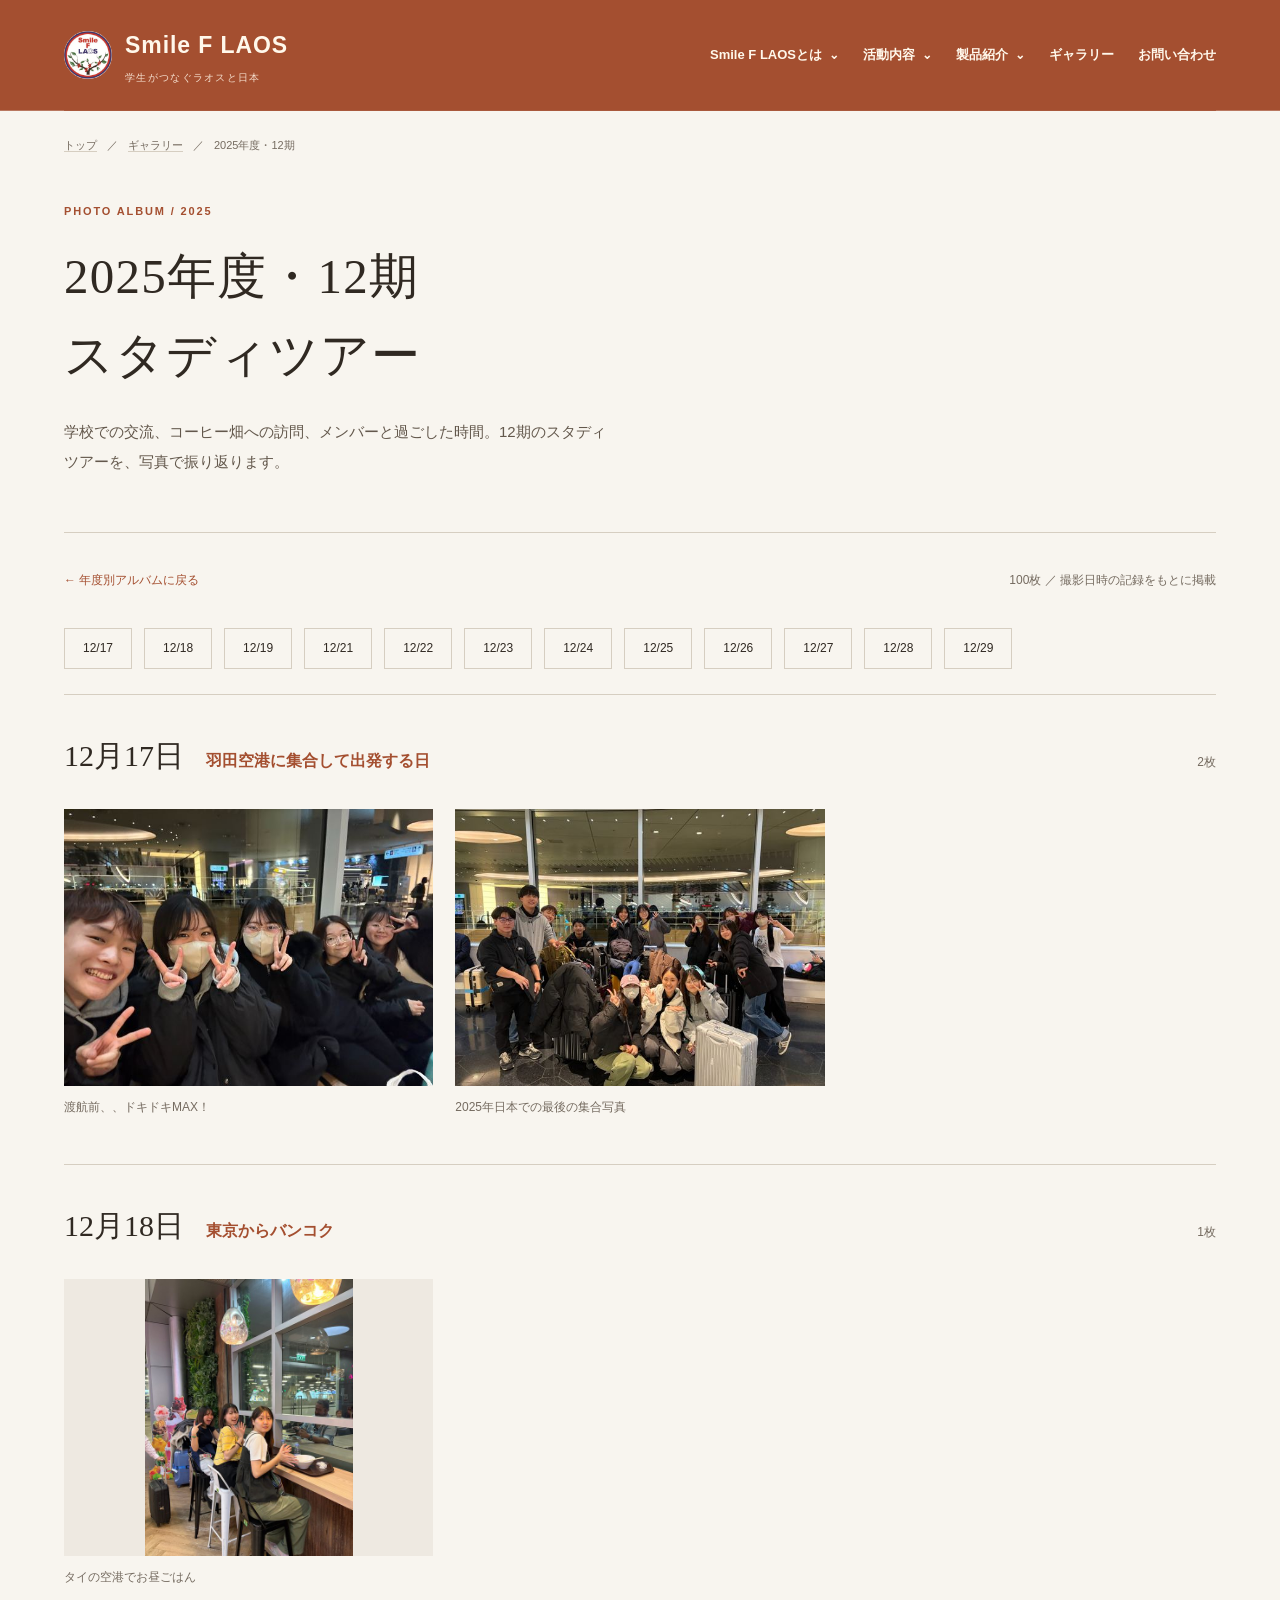
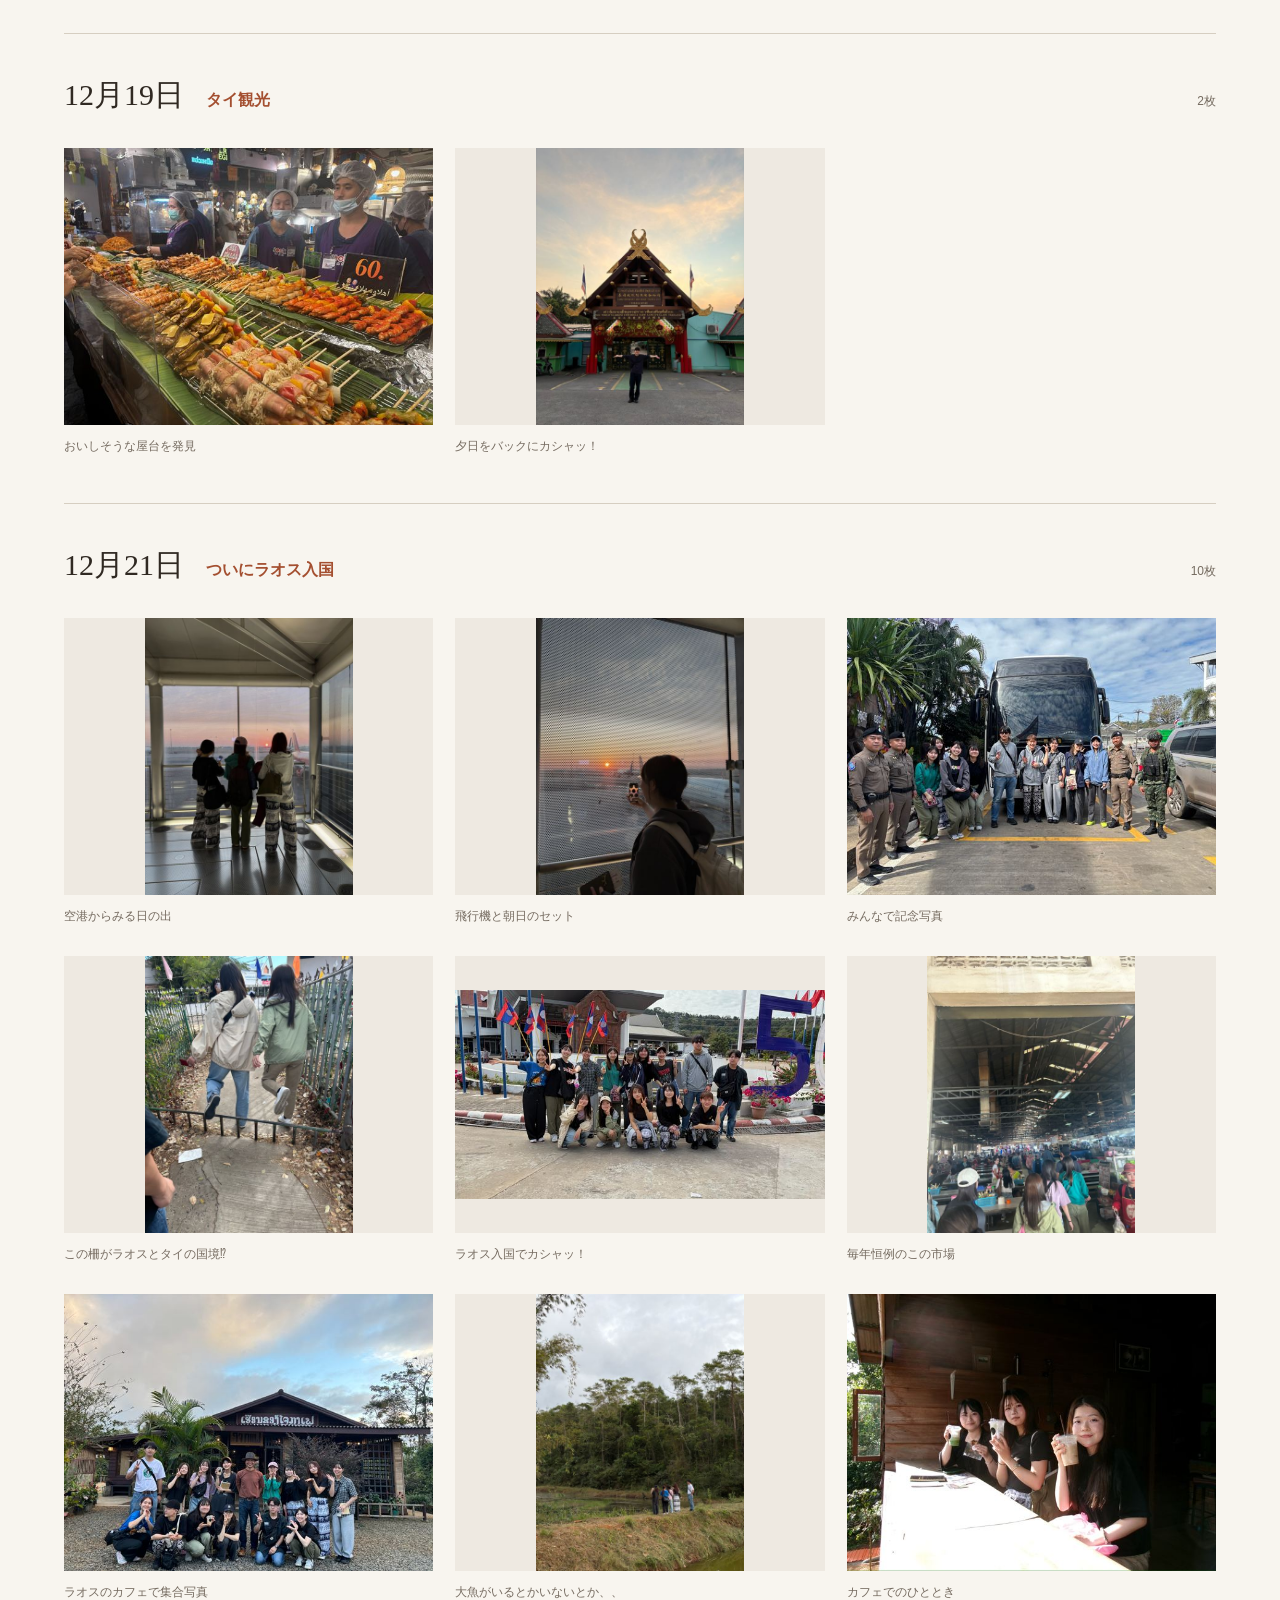
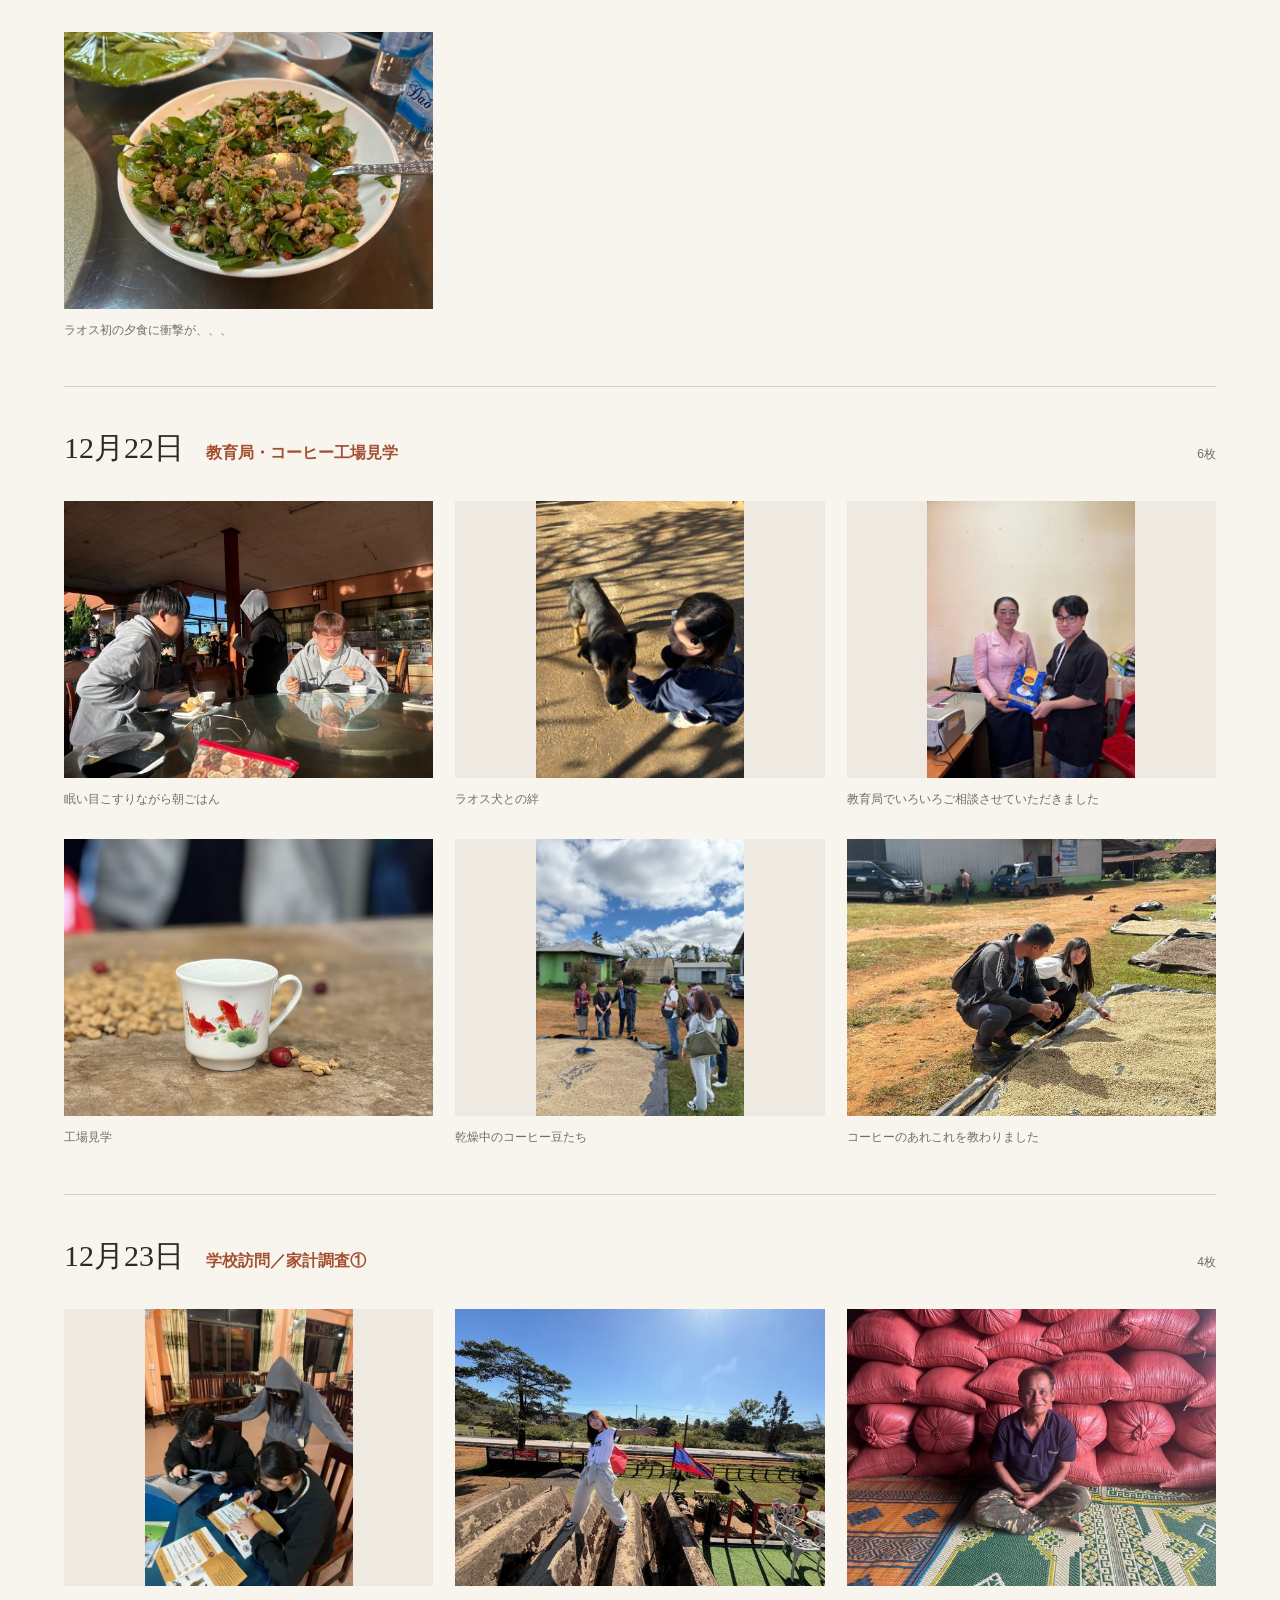
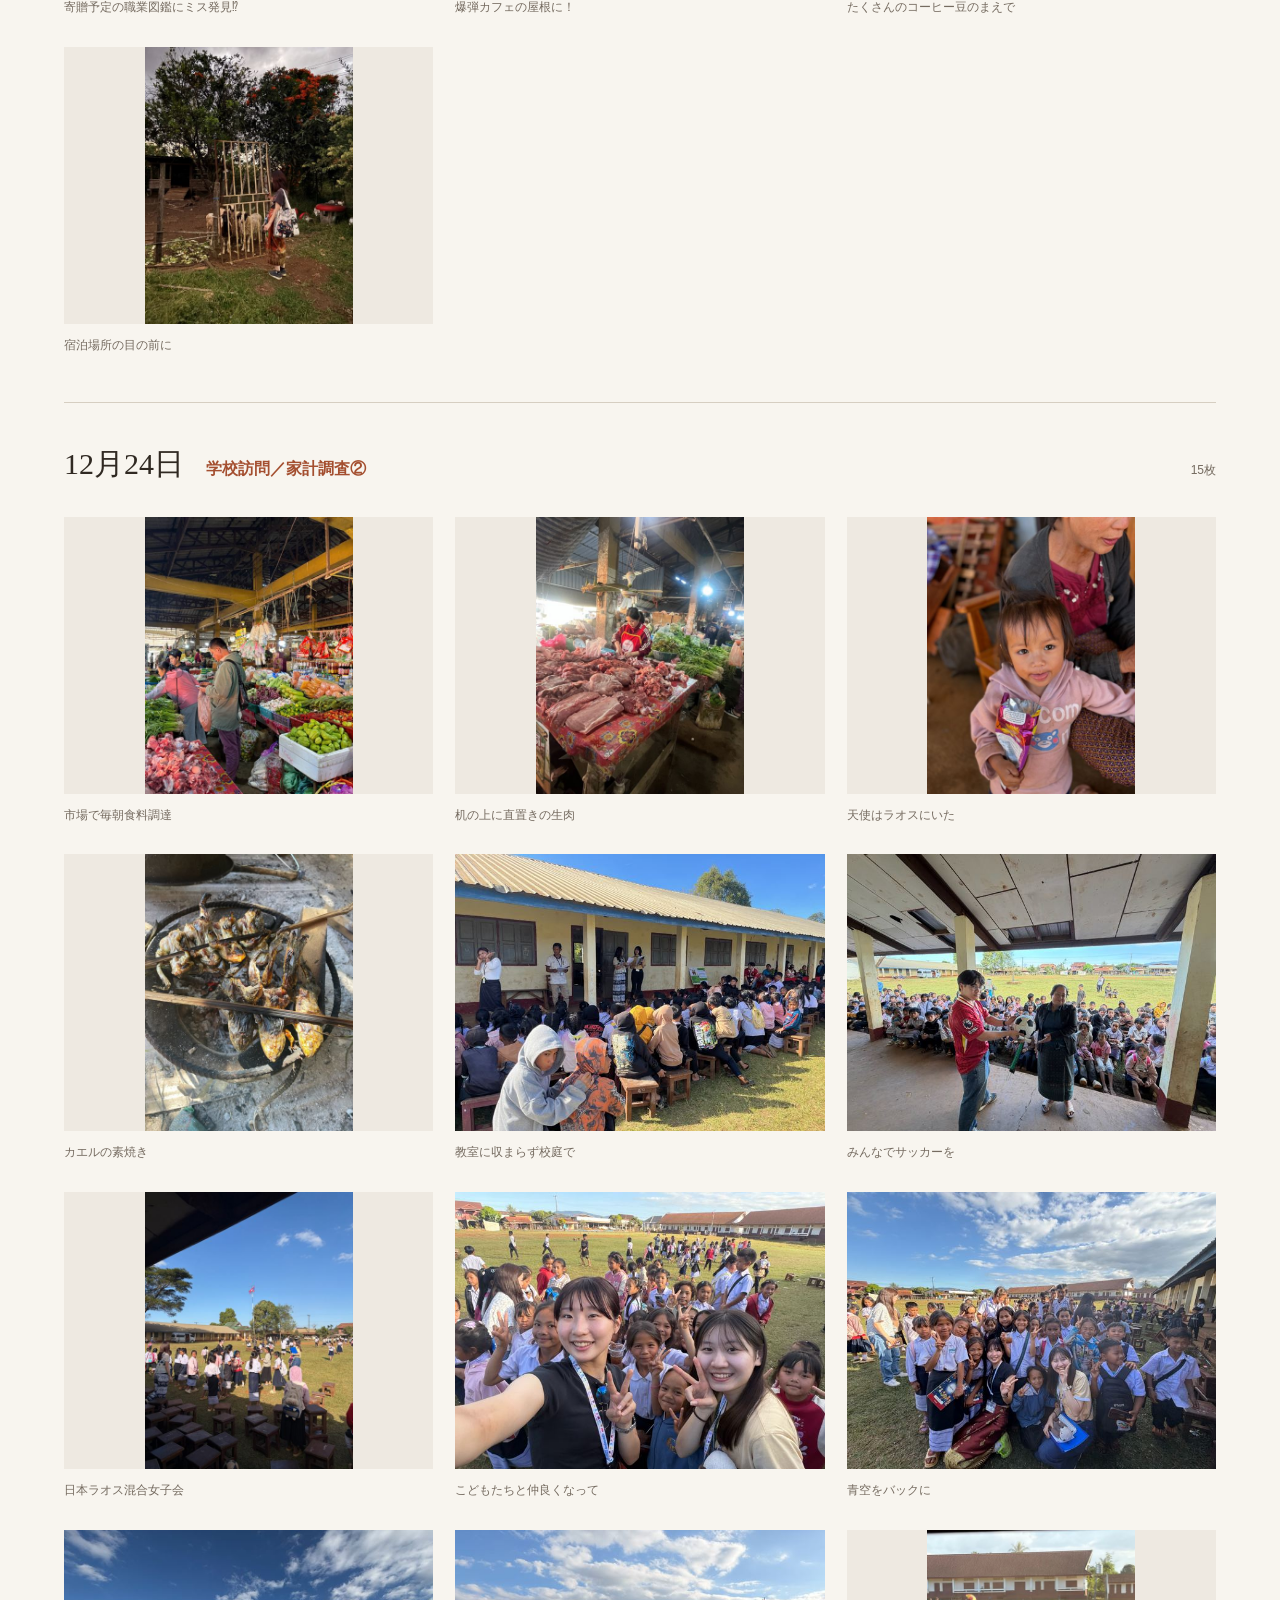
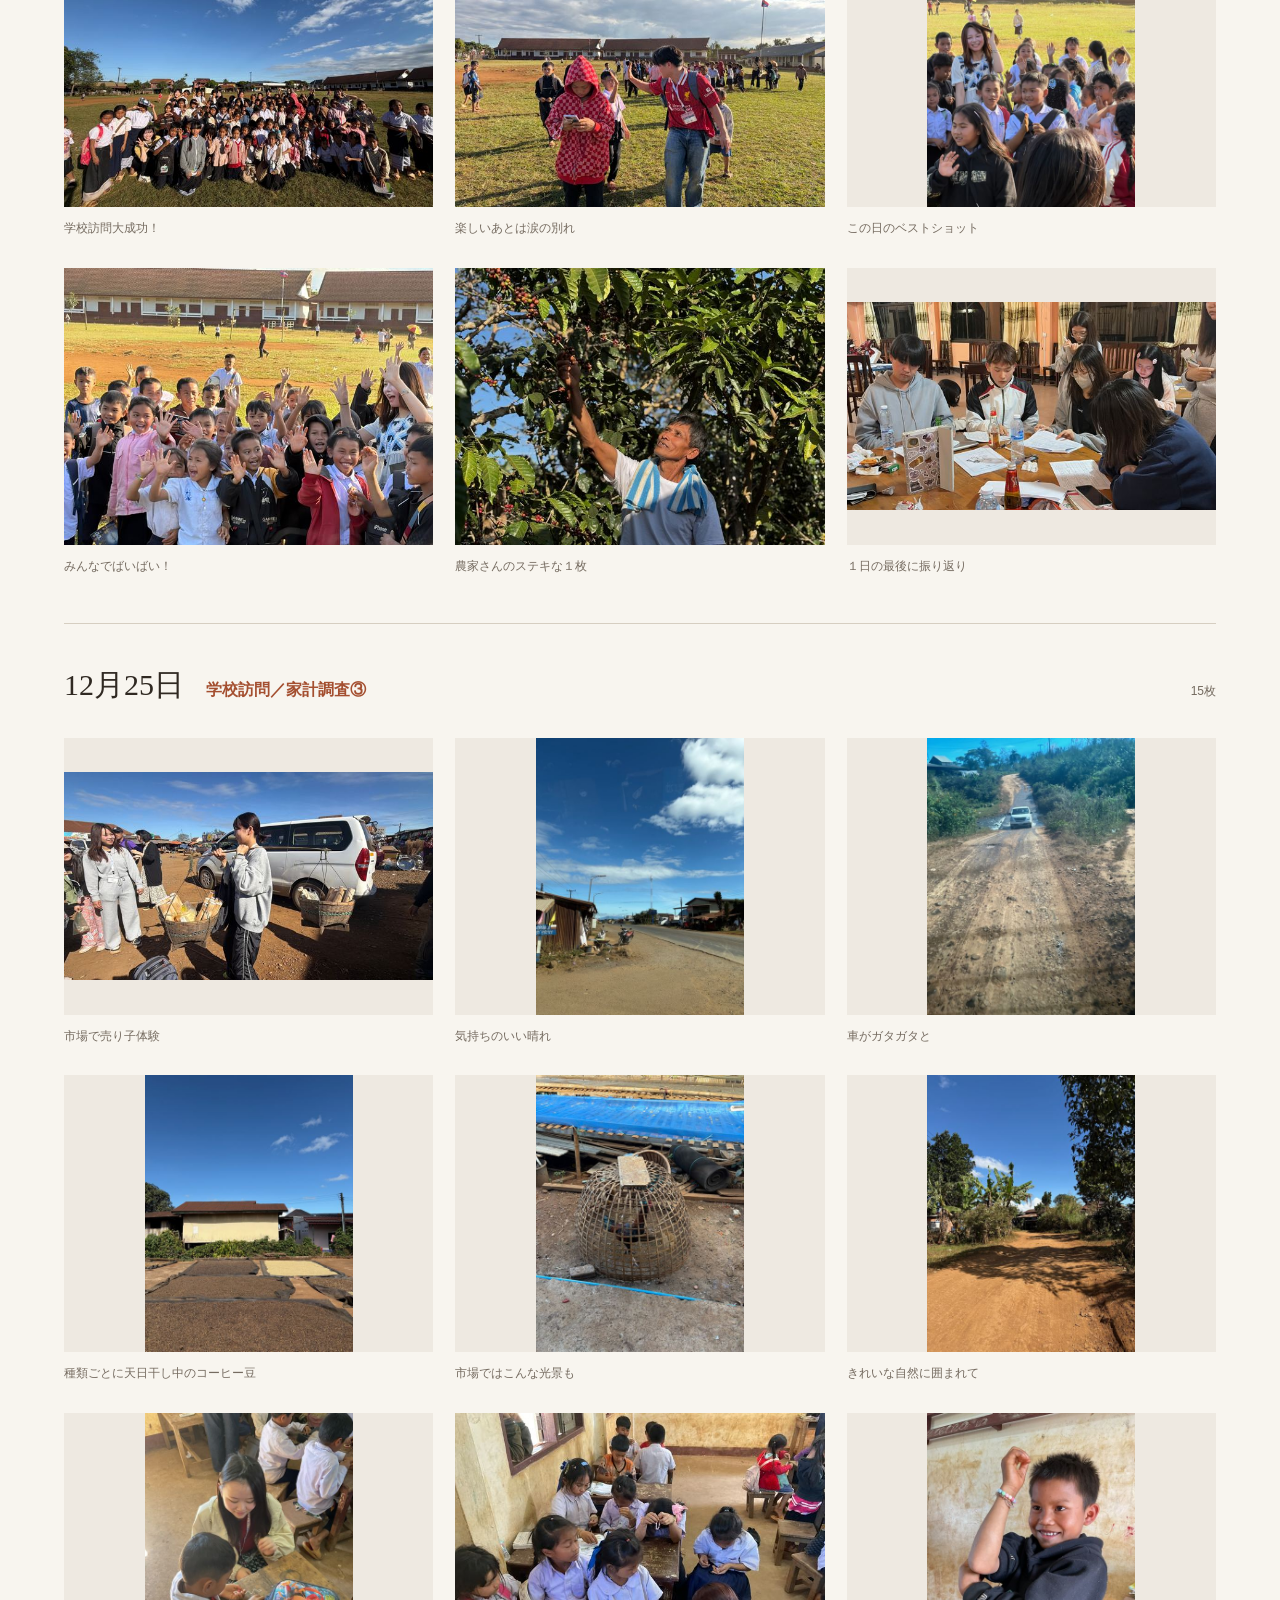
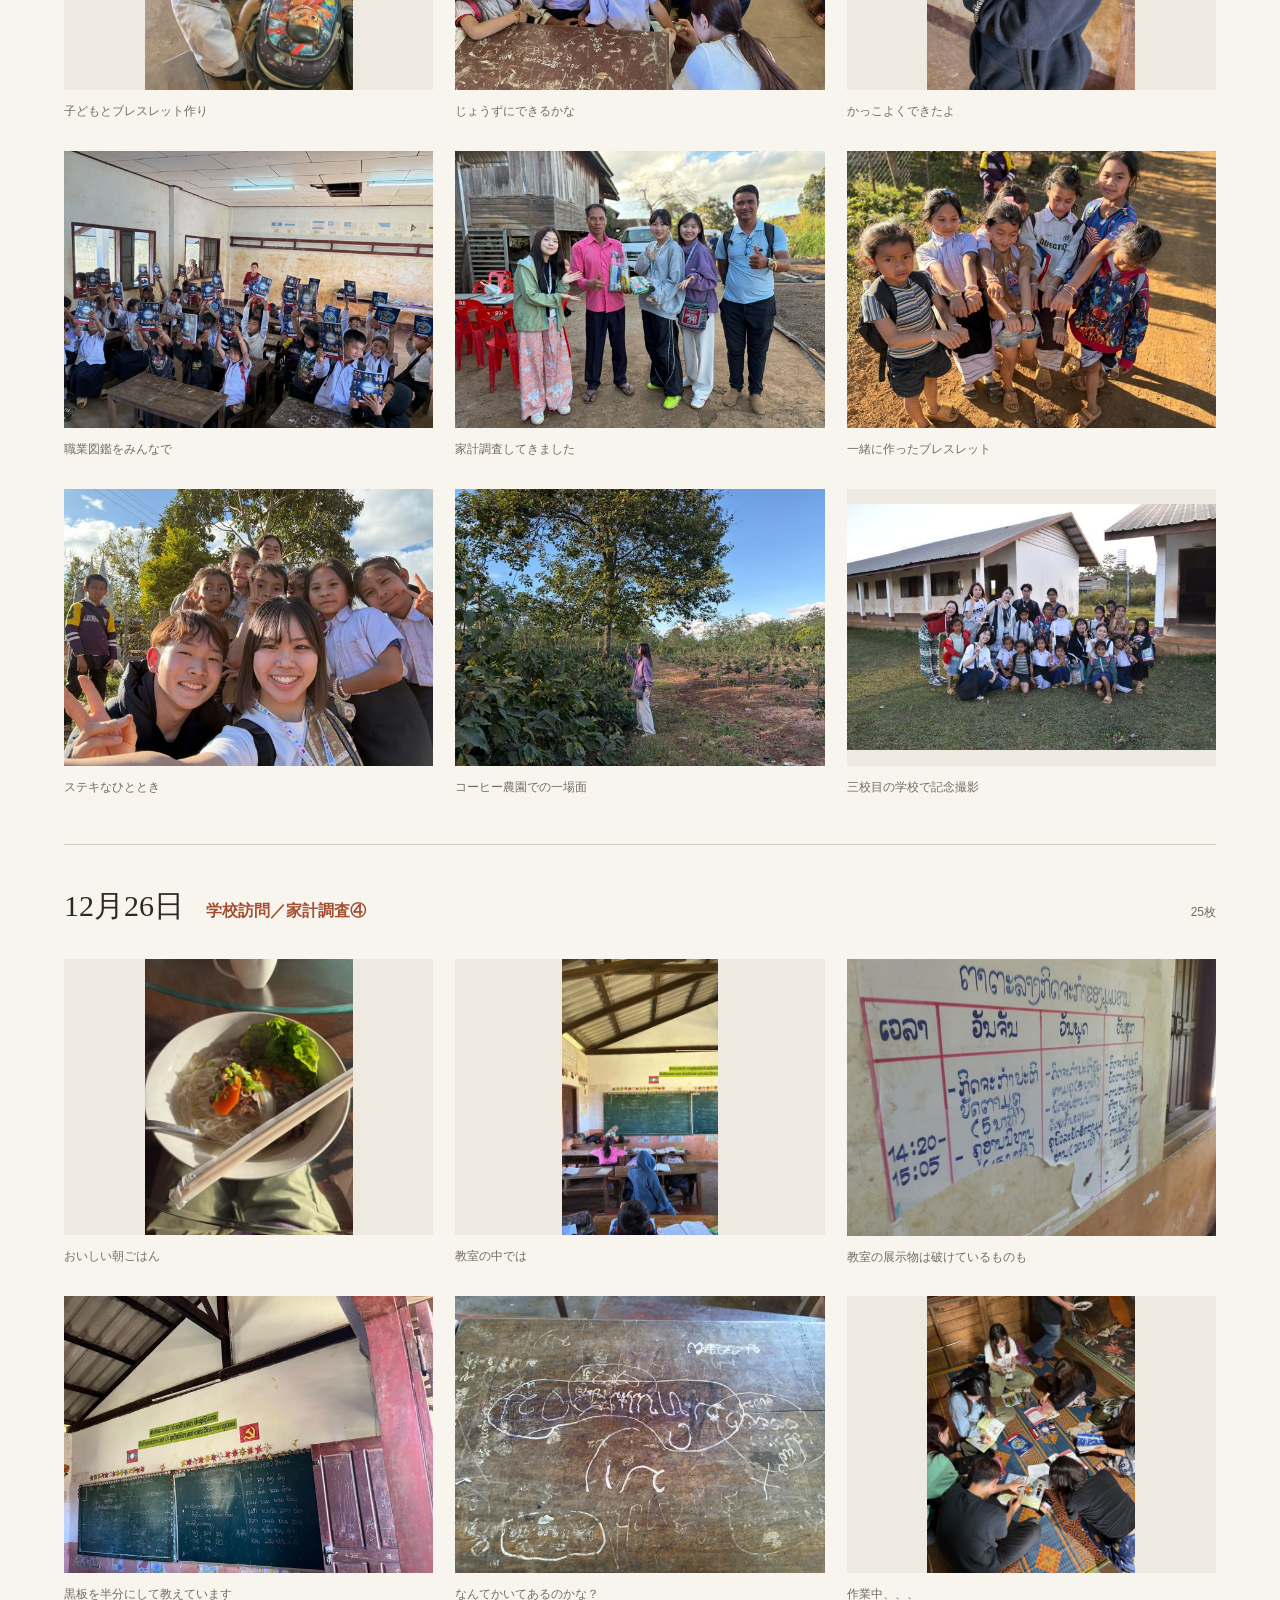
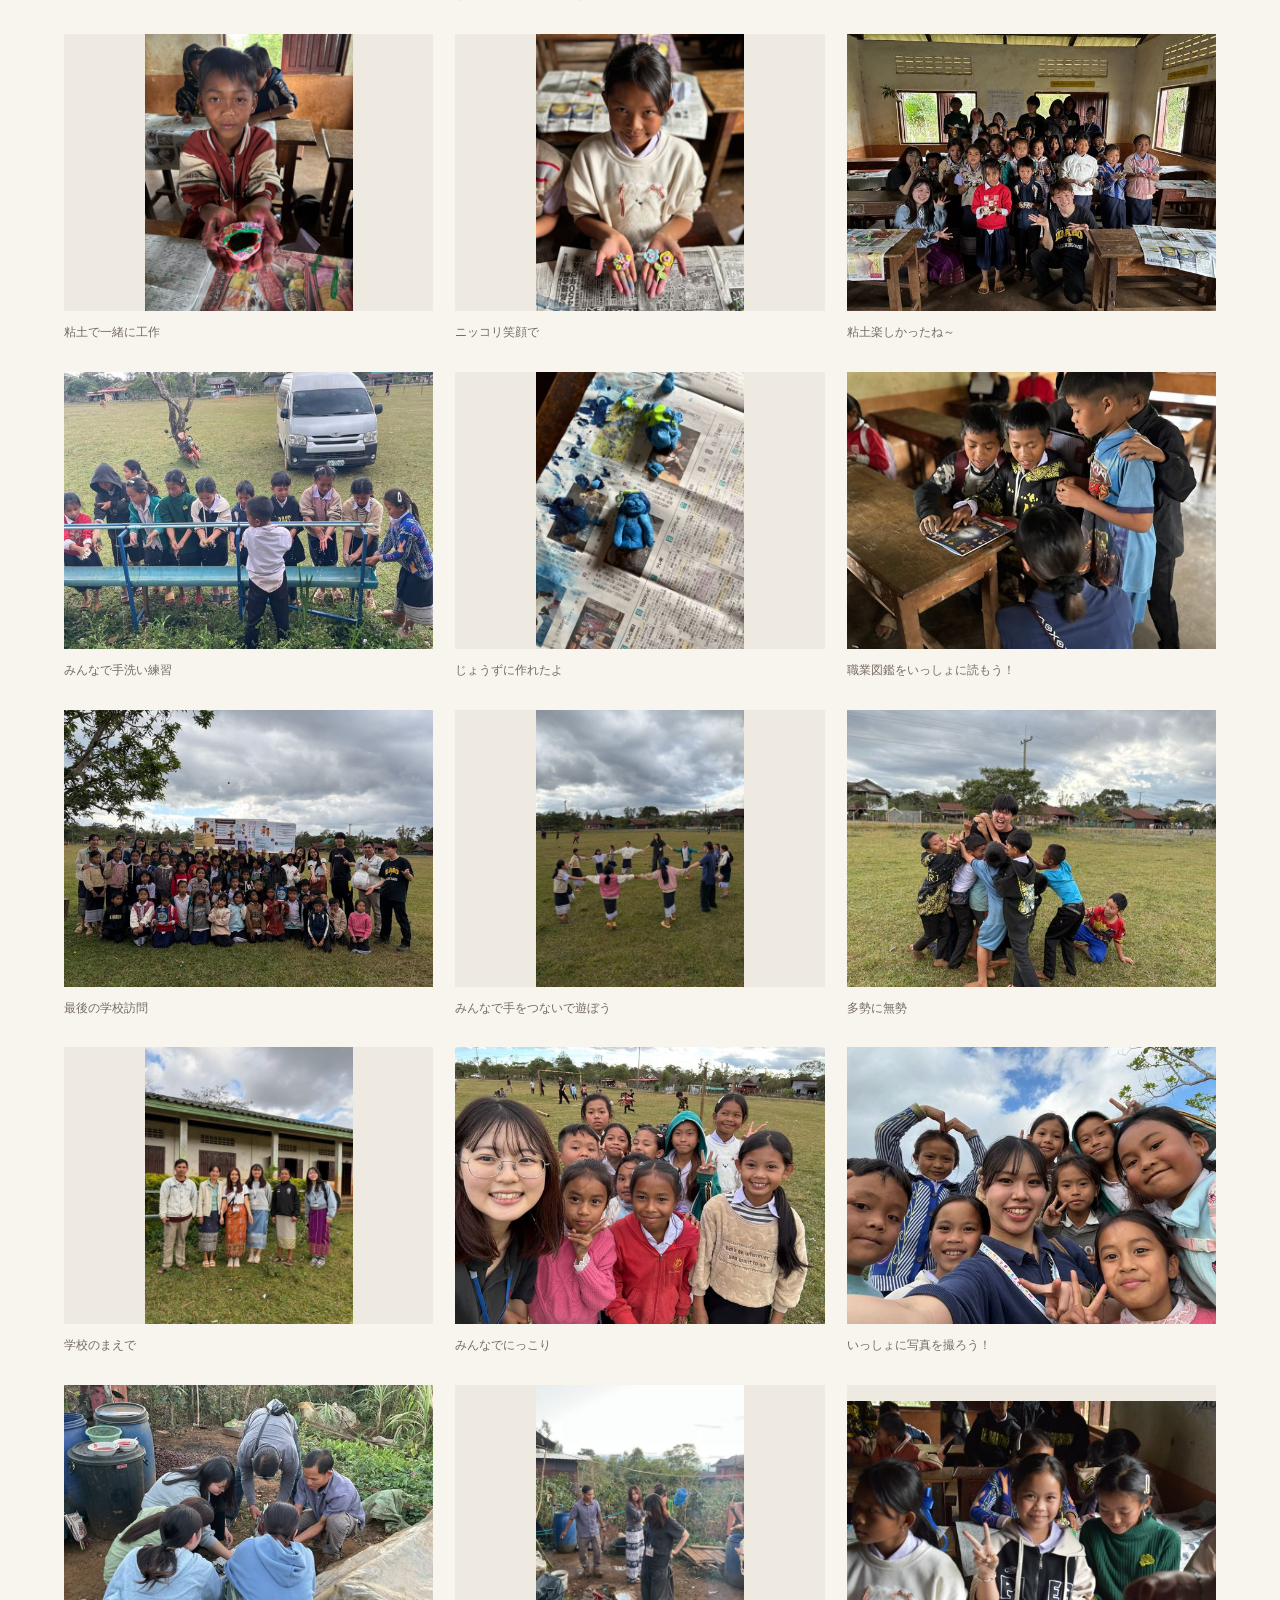
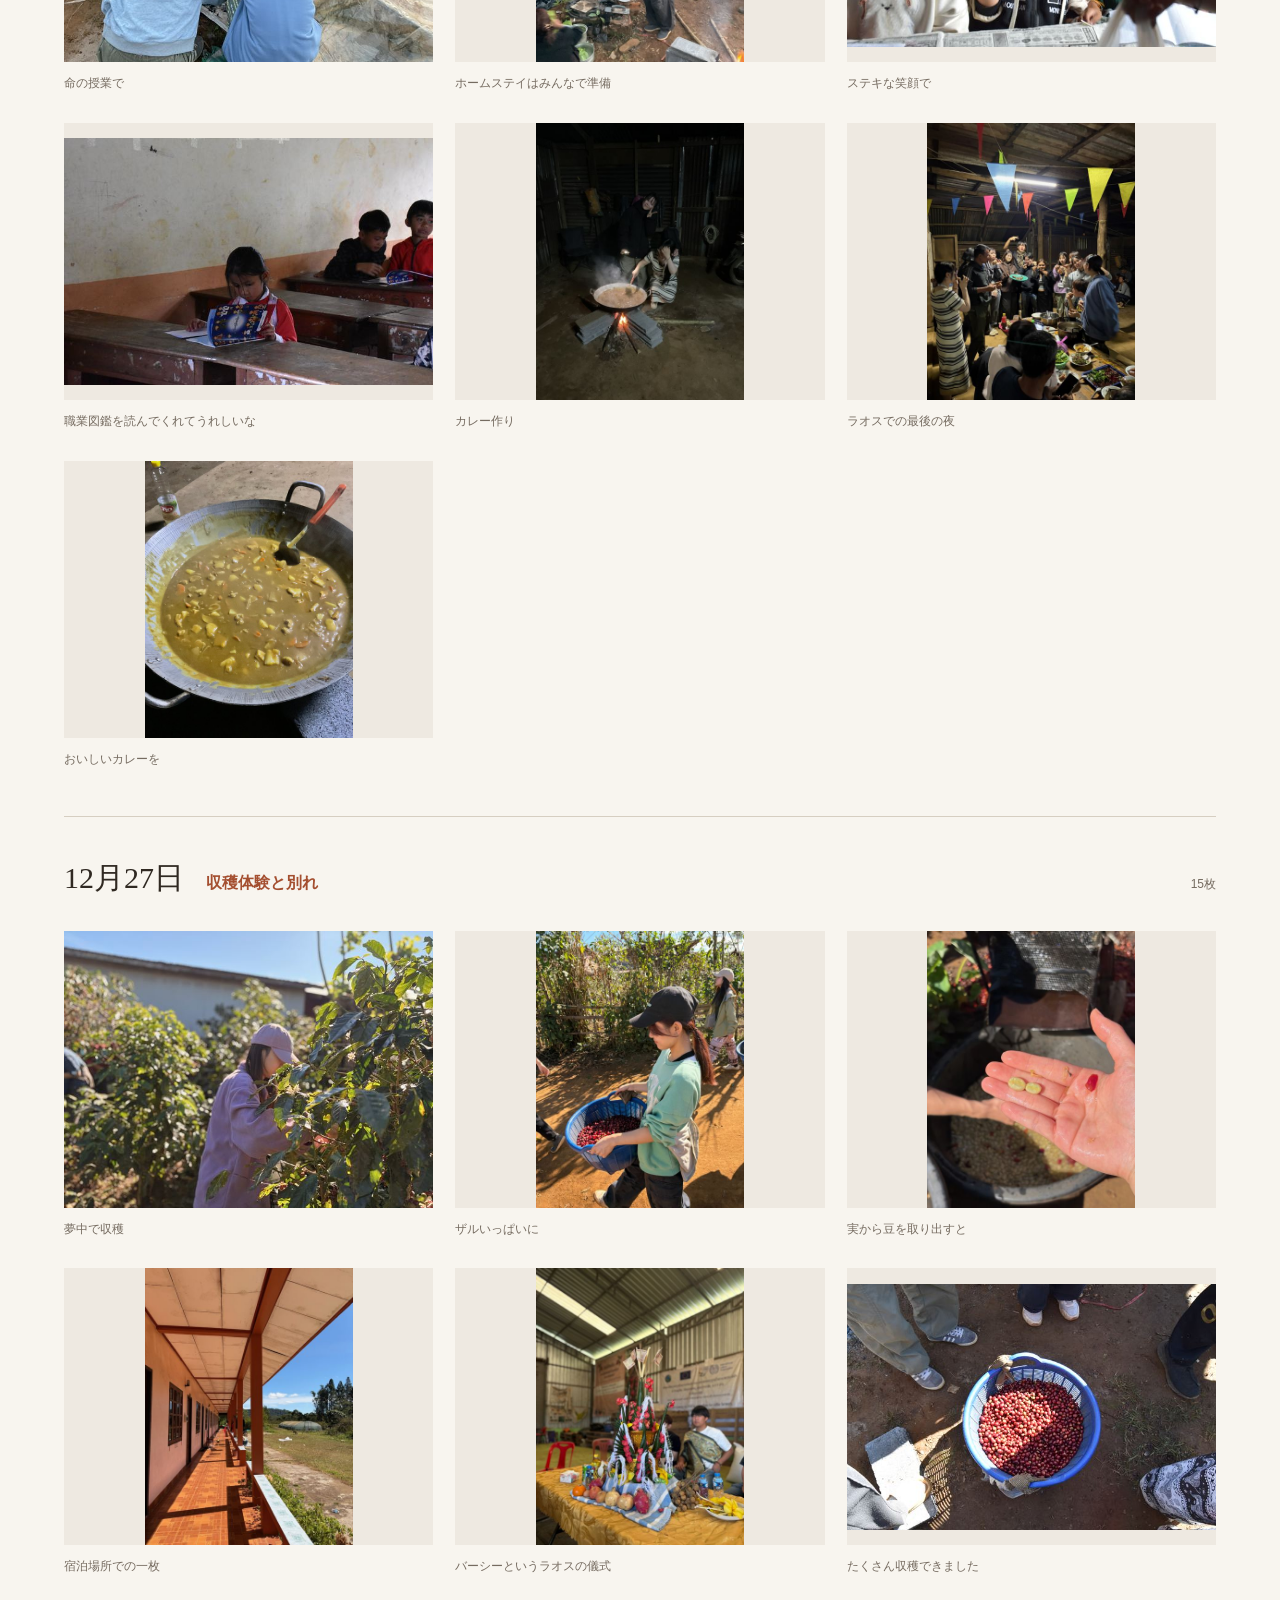
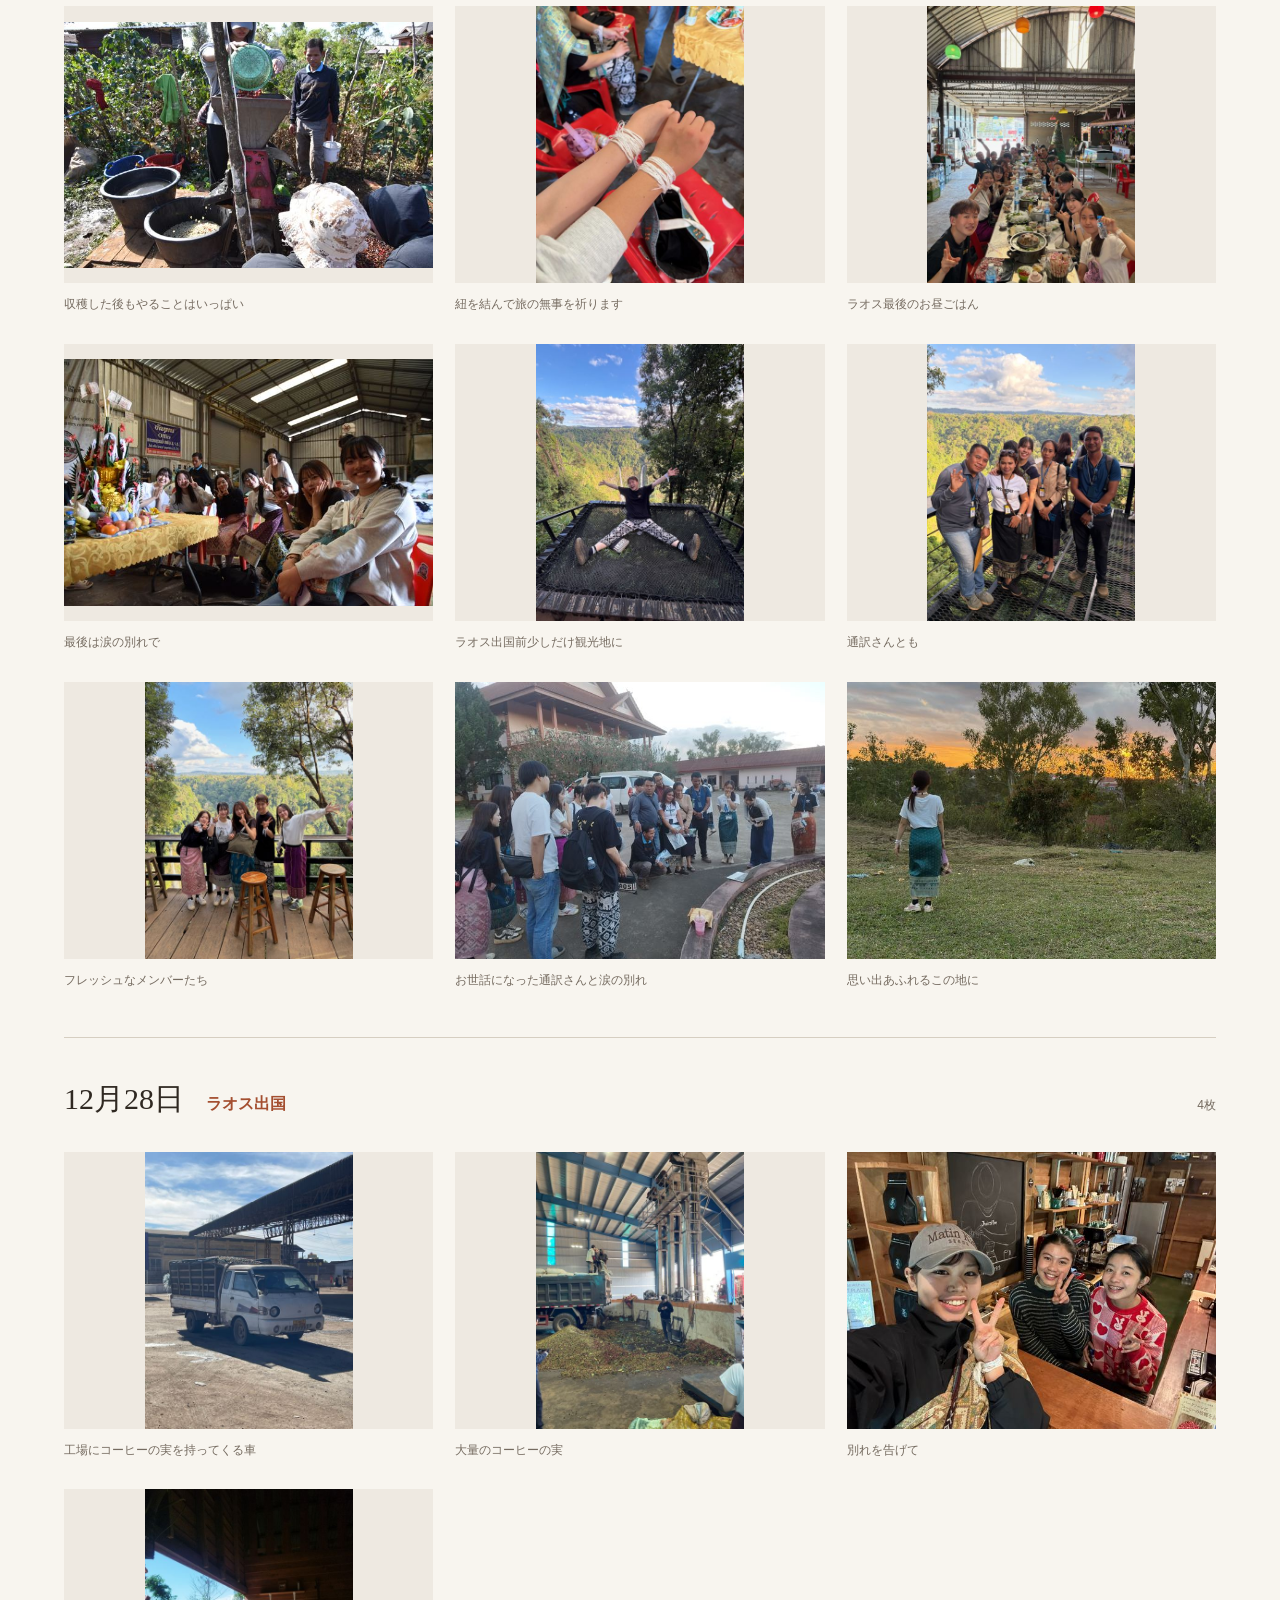
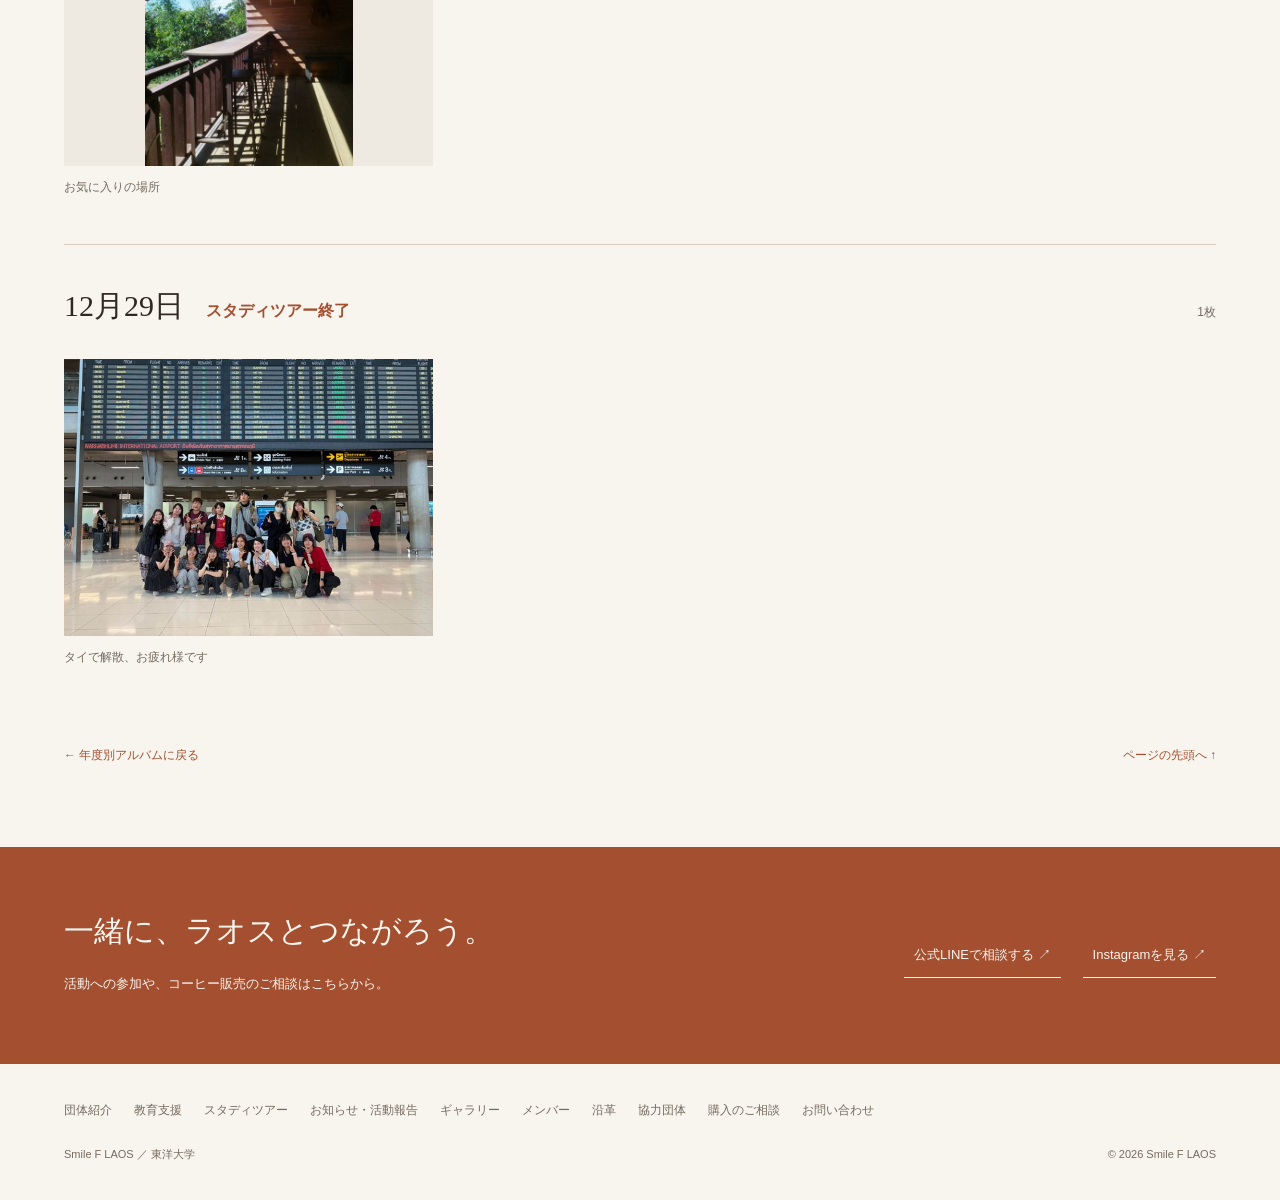
<file: gallery-2025.html>
<!doctype html>
<html lang="ja">
<head>
<meta charset="utf-8">
<meta name="viewport" content="width=device-width,initial-scale=1">
<title>2025年度・12期 スタディツアー｜Smile F LAOS</title>
<meta name="description" content="学校での交流、コーヒー畑への訪問、メンバーと過ごした時間。12期のスタディツアーを、写真で振り返ります。">
<script src="assets/js/page-start.js">
</script>
<link rel="stylesheet" href="assets/css/site.css?v=20261024-content">
<link rel="stylesheet" href="assets/css/pages.css">
<link rel="stylesheet" href="assets/css/gallery.css">
<link rel="stylesheet" href="assets/css/content-round.css?v=20261024">
<!-- Sharing metadata -->
<link rel="canonical" href="https://smile-f-laos.github.io/Flao-hp/gallery-2025.html">
<meta property="og:type" content="website">
<meta property="og:site_name" content="Smile F LAOS">
<meta property="og:locale" content="ja_JP">
<meta property="og:title" content="2025年度・12期 スタディツアー｜Smile F LAOS">
<meta property="og:description" content="学校での交流、コーヒー畑への訪問、メンバーと過ごした時間。12期のスタディツアーを、写真で振り返ります。">
<meta property="og:url" content="https://smile-f-laos.github.io/Flao-hp/gallery-2025.html">
<meta property="og:image" content="https://smile-f-laos.github.io/Flao-hp/assets/images/sharing/og-default.jpg">
<meta property="og:image:secure_url" content="https://smile-f-laos.github.io/Flao-hp/assets/images/sharing/og-default.jpg">
<meta property="og:image:type" content="image/jpeg">
<meta property="og:image:width" content="1200">
<meta property="og:image:height" content="630">
<meta property="og:image:alt" content="Smile F LAOS 学生がつなぐラオスと日本。ラオスでの活動写真。">
<script type="application/ld+json">{"@context": "https://schema.org", "@type": "BreadcrumbList", "itemListElement": [{"@type": "ListItem", "position": 1, "name": "トップ", "item": "https://smile-f-laos.github.io/Flao-hp/"}, {"@type": "ListItem", "position": 2, "name": "ギャラリー", "item": "https://smile-f-laos.github.io/Flao-hp/gallery.html"}, {"@type": "ListItem", "position": 3, "name": "2025年度・12期 スタディツアー", "item": "https://smile-f-laos.github.io/Flao-hp/gallery-2025.html"}]}</script>
<meta name="twitter:card" content="summary_large_image">
<meta name="twitter:title" content="2025年度・12期 スタディツアー｜Smile F LAOS">
<meta name="twitter:description" content="学校での交流、コーヒー畑への訪問、メンバーと過ごした時間。12期のスタディツアーを、写真で振り返ります。">
<meta name="twitter:image" content="https://smile-f-laos.github.io/Flao-hp/assets/images/sharing/og-default.jpg">
<link rel="icon" type="image/png" sizes="48x48" href="assets/images/brand/favicon-48.png">
<link rel="apple-touch-icon" sizes="180x180" href="assets/images/brand/apple-touch-icon.png">
<!-- /Sharing metadata -->
</head>
<body>
<a class="skip-link" href="#main-content">本文へ移動</a>
<div class="wrap">
<header>
<a class="brand" href="index.html">
<img src="assets/images/brand/logo.jpg" alt="エフラオのロゴ">
<div>
<b>Smile F LAOS</b>
<small>学生がつなぐラオスと日本</small>
</div>
</a>
<nav class="site-nav" aria-label="グローバルナビゲーション">
<details class="site-nav-group">
<summary>Smile F LAOSとは</summary>
<div class="site-subnav">
<a href="about.html">団体紹介</a>
<a href="members.html">構成・メンバー紹介</a>
<a href="history.html">エフラオの歩み</a>
<a href="about.html#about-laos">ラオス概要</a>
</div>
</details>
<details class="site-nav-group">
<summary>活動内容</summary>
<div class="site-subnav">
<a href="index.html#activities">主な活動</a>
<a href="coffee.html">コーヒー</a>
<a href="education.html">教育支援</a>
<a href="studytour.html">スタディツアー</a>
<a href="news.html">お知らせ</a>
</div>
</details>
<details class="site-nav-group">
<summary>製品紹介</summary>
<div class="site-subnav">
<a href="coffee.html">コーヒー</a>
<a href="order.html">購入のご相談</a>
</div>
</details>
<a href="gallery.html">ギャラリー</a>
<a href="contact.html">お問い合わせ</a>
</nav>
</header>
</div>
<main class="page-main gallery" id="main-content">
<nav class="breadcrumbs" aria-label="現在の位置"><a href="index.html">トップ</a><span>／</span><a href="gallery.html">ギャラリー</a><span>／</span>2025年度・12期</nav>
<section class="page-hero"><p class="page-kicker">PHOTO ALBUM / 2025</p><h1 class="page-title">2025年度・12期<br>スタディツアー</h1><p class="page-lead">学校での交流、コーヒー畑への訪問、メンバーと過ごした時間。12期のスタディツアーを、写真で振り返ります。</p></section><div class="album-toolbar"><a href="gallery.html">← 年度別アルバムに戻る</a><p>100枚 ／ 撮影日時の記録をもとに掲載</p></div><nav class="album-days" aria-label="撮影日から探す"><a href="#day-2025-12-17">12/17</a><a href="#day-2025-12-18">12/18</a><a href="#day-2025-12-19">12/19</a><a href="#day-2025-12-21">12/21</a><a href="#day-2025-12-22">12/22</a><a href="#day-2025-12-23">12/23</a><a href="#day-2025-12-24">12/24</a><a href="#day-2025-12-25">12/25</a><a href="#day-2025-12-26">12/26</a><a href="#day-2025-12-27">12/27</a><a href="#day-2025-12-28">12/28</a><a href="#day-2025-12-29">12/29</a></nav><section class="album-day" id="day-2025-12-17"><div class="album-day-heading"><h2><time datetime="2025-12-17">12月17日</time></h2><p class="album-day-summary">羽田空港に集合して出発する日</p><span class="album-day-count">2枚</span></div><div class="album-photos"><figure><a class="album-photo" href="assets/images/gallery/2025/full/photo-9842.jpg" data-caption="渡航前、、ドキドキMAX！" data-date="2025-12-17" aria-label="渡航前、、ドキドキMAX！の写真を大きく見る"><img src="assets/images/gallery/2025/thumb/photo-9842.jpg" alt="渡航前、、ドキドキMAX！" width="1600" height="1200" loading="lazy" decoding="async"></a><figcaption>渡航前、、ドキドキMAX！</figcaption></figure><figure><a class="album-photo" href="assets/images/gallery/2025/full/photo-9052.jpg" data-caption="2025年日本での最後の集合写真" data-date="2025-12-17" aria-label="2025年日本での最後の集合写真の写真を大きく見る"><img src="assets/images/gallery/2025/thumb/photo-9052.jpg" alt="2025年日本での最後の集合写真" width="1600" height="1200" loading="lazy" decoding="async"></a><figcaption>2025年日本での最後の集合写真</figcaption></figure></div></section><section class="album-day" id="day-2025-12-18"><div class="album-day-heading"><h2><time datetime="2025-12-18">12月18日</time></h2><p class="album-day-summary">東京からバンコク</p><span class="album-day-count">1枚</span></div><div class="album-photos"><figure><a class="album-photo" href="assets/images/gallery/2025/full/photo-9146-replacement.jpg" data-caption="タイの空港でお昼ごはん" data-date="2025-12-18" aria-label="タイの空港でお昼ごはんの写真を大きく見る"><img src="assets/images/gallery/2025/thumb/photo-9146-replacement.jpg" alt="タイの空港でお昼ごはん" width="1200" height="1600" loading="lazy" decoding="async"></a><figcaption>タイの空港でお昼ごはん</figcaption></figure></div></section><section class="album-day" id="day-2025-12-19"><div class="album-day-heading"><h2><time datetime="2025-12-19">12月19日</time></h2><p class="album-day-summary">タイ観光</p><span class="album-day-count">2枚</span></div><div class="album-photos"><figure><a class="album-photo" href="assets/images/gallery/2025/full/photo-6044.jpg" data-caption="おいしそうな屋台を発見" data-date="2025-12-19" aria-label="おいしそうな屋台を発見の写真を大きく見る"><img src="assets/images/gallery/2025/thumb/photo-6044.jpg" alt="おいしそうな屋台を発見" width="1600" height="1200" loading="lazy" decoding="async"></a><figcaption>おいしそうな屋台を発見</figcaption></figure><figure><a class="album-photo" href="assets/images/gallery/2025/full/photo-0180.jpg" data-caption="夕日をバックにカシャッ！" data-date="2025-12-19" aria-label="夕日をバックにカシャッ！の写真を大きく見る"><img src="assets/images/gallery/2025/thumb/photo-0180.jpg" alt="夕日をバックにカシャッ！" width="1200" height="1600" loading="lazy" decoding="async"></a><figcaption>夕日をバックにカシャッ！</figcaption></figure></div></section><section class="album-day" id="day-2025-12-21"><div class="album-day-heading"><h2><time datetime="2025-12-21">12月21日</time></h2><p class="album-day-summary">ついにラオス入国</p><span class="album-day-count">10枚</span></div><div class="album-photos"><figure><a class="album-photo" href="assets/images/gallery/2025/full/photo-5008.jpg" data-caption="空港からみる日の出" data-date="2025-12-21" aria-label="空港からみる日の出の写真を大きく見る"><img src="assets/images/gallery/2025/thumb/photo-5008.jpg" alt="空港からみる日の出" width="1200" height="1600" loading="lazy" decoding="async"></a><figcaption>空港からみる日の出</figcaption></figure><figure><a class="album-photo" href="assets/images/gallery/2025/full/photo-0434.jpg" data-caption="飛行機と朝日のセット" data-date="2025-12-21" aria-label="飛行機と朝日のセットの写真を大きく見る"><img src="assets/images/gallery/2025/thumb/photo-0434.jpg" alt="飛行機と朝日のセット" width="1200" height="1600" loading="lazy" decoding="async"></a><figcaption>飛行機と朝日のセット</figcaption></figure><figure><a class="album-photo" href="assets/images/gallery/2025/full/photo-6206.jpg" data-caption="みんなで記念写真" data-date="2025-12-21" aria-label="みんなで記念写真の写真を大きく見る"><img src="assets/images/gallery/2025/thumb/photo-6206.jpg" alt="みんなで記念写真" width="1600" height="1200" loading="lazy" decoding="async"></a><figcaption>みんなで記念写真</figcaption></figure><figure><a class="album-photo" href="assets/images/gallery/2025/full/photo-0199.jpg" data-caption="この柵がラオスとタイの国境⁉" data-date="2025-12-21" aria-label="この柵がラオスとタイの国境⁉の写真を大きく見る"><img src="assets/images/gallery/2025/thumb/photo-0199.jpg" alt="この柵がラオスとタイの国境⁉" width="1199" height="1600" loading="lazy" decoding="async"></a><figcaption>この柵がラオスとタイの国境⁉</figcaption></figure><figure><a class="album-photo" href="assets/images/gallery/2025/full/photo-9555.jpg" data-caption="ラオス入国でカシャッ！" data-date="2025-12-21" aria-label="ラオス入国でカシャッ！の写真を大きく見る"><img src="assets/images/gallery/2025/thumb/photo-9555.jpg" alt="ラオス入国でカシャッ！" width="1600" height="900" loading="lazy" decoding="async"></a><figcaption>ラオス入国でカシャッ！</figcaption></figure><figure><a class="album-photo" href="assets/images/gallery/2025/full/photo-0211.jpg" data-caption="毎年恒例のこの市場" data-date="2025-12-21" aria-label="毎年恒例のこの市場の写真を大きく見る"><img src="assets/images/gallery/2025/thumb/photo-0211.jpg" alt="毎年恒例のこの市場" width="1199" height="1600" loading="lazy" decoding="async"></a><figcaption>毎年恒例のこの市場</figcaption></figure><figure><a class="album-photo" href="assets/images/gallery/2025/full/photo-6230.jpg" data-caption="ラオスのカフェで集合写真" data-date="2025-12-21" aria-label="ラオスのカフェで集合写真の写真を大きく見る"><img src="assets/images/gallery/2025/thumb/photo-6230.jpg" alt="ラオスのカフェで集合写真" width="1600" height="1200" loading="lazy" decoding="async"></a><figcaption>ラオスのカフェで集合写真</figcaption></figure><figure><a class="album-photo" href="assets/images/gallery/2025/full/photo-5498.jpg" data-caption="大魚がいるとかいないとか、、" data-date="2025-12-21" aria-label="大魚がいるとかいないとか、、の写真を大きく見る"><img src="assets/images/gallery/2025/thumb/photo-5498.jpg" alt="大魚がいるとかいないとか、、" width="1200" height="1600" loading="lazy" decoding="async"></a><figcaption>大魚がいるとかいないとか、、</figcaption></figure><figure><a class="album-photo" href="assets/images/gallery/2025/full/photo-6380.jpg" data-caption="カフェでのひととき" data-date="2025-12-21" aria-label="カフェでのひとときの写真を大きく見る"><img src="assets/images/gallery/2025/thumb/photo-6380.jpg" alt="カフェでのひととき" width="1600" height="1200" loading="lazy" decoding="async"></a><figcaption>カフェでのひととき</figcaption></figure><figure><a class="album-photo" href="assets/images/gallery/2025/full/photo-0256.jpg" data-caption="ラオス初の夕食に衝撃が、、、" data-date="2025-12-21" aria-label="ラオス初の夕食に衝撃が、、、の写真を大きく見る"><img src="assets/images/gallery/2025/thumb/photo-0256.jpg" alt="ラオス初の夕食に衝撃が、、、" width="1600" height="1199" loading="lazy" decoding="async"></a><figcaption>ラオス初の夕食に衝撃が、、、</figcaption></figure></div></section><section class="album-day" id="day-2025-12-22"><div class="album-day-heading"><h2><time datetime="2025-12-22">12月22日</time></h2><p class="album-day-summary">教育局・コーヒー工場見学</p><span class="album-day-count">6枚</span></div><div class="album-photos"><figure><a class="album-photo" href="assets/images/gallery/2025/full/photo-0271.jpg" data-caption="眠い目こすりながら朝ごはん" data-date="2025-12-22" aria-label="眠い目こすりながら朝ごはんの写真を大きく見る"><img src="assets/images/gallery/2025/thumb/photo-0271.jpg" alt="眠い目こすりながら朝ごはん" width="1600" height="1199" loading="lazy" decoding="async"></a><figcaption>眠い目こすりながら朝ごはん</figcaption></figure><figure><a class="album-photo" href="assets/images/gallery/2025/full/photo-4836.jpg" data-caption="ラオス犬との絆" data-date="2025-12-22" aria-label="ラオス犬との絆の写真を大きく見る"><img src="assets/images/gallery/2025/thumb/photo-4836.jpg" alt="ラオス犬との絆" width="1200" height="1600" loading="lazy" decoding="async"></a><figcaption>ラオス犬との絆</figcaption></figure><figure><a class="album-photo" href="assets/images/gallery/2025/full/photo-6251.jpg" data-caption="教育局でいろいろご相談させていただきました" data-date="2025-12-22" aria-label="教育局でいろいろご相談させていただきましたの写真を大きく見る"><img src="assets/images/gallery/2025/thumb/photo-6251.jpg" alt="教育局でいろいろご相談させていただきました" width="1200" height="1600" loading="lazy" decoding="async"></a><figcaption>教育局でいろいろご相談させていただきました</figcaption></figure><figure><a class="album-photo" href="assets/images/gallery/2025/full/photo-5538.jpg" data-caption="工場見学" data-date="2025-12-22" aria-label="工場見学の写真を大きく見る"><img src="assets/images/gallery/2025/thumb/photo-5538.jpg" alt="工場見学" width="1600" height="1200" loading="lazy" decoding="async"></a><figcaption>工場見学</figcaption></figure><figure><a class="album-photo" href="assets/images/gallery/2025/full/photo-9636.jpg" data-caption="乾燥中のコーヒー豆たち" data-date="2025-12-22" aria-label="乾燥中のコーヒー豆たちの写真を大きく見る"><img src="assets/images/gallery/2025/thumb/photo-9636.jpg" alt="乾燥中のコーヒー豆たち" width="1200" height="1600" loading="lazy" decoding="async"></a><figcaption>乾燥中のコーヒー豆たち</figcaption></figure><figure><a class="album-photo" href="assets/images/gallery/2025/full/photo-0626.jpg" data-caption="コーヒーのあれこれを教わりました" data-date="2025-12-22" aria-label="コーヒーのあれこれを教わりましたの写真を大きく見る"><img src="assets/images/gallery/2025/thumb/photo-0626.jpg" alt="コーヒーのあれこれを教わりました" width="1600" height="1200" loading="lazy" decoding="async"></a><figcaption>コーヒーのあれこれを教わりました</figcaption></figure></div></section><section class="album-day" id="day-2025-12-23"><div class="album-day-heading"><h2><time datetime="2025-12-23">12月23日</time></h2><p class="album-day-summary">学校訪問／家計調査①</p><span class="album-day-count">4枚</span></div><div class="album-photos"><figure><a class="album-photo" href="assets/images/gallery/2025/full/photo-6766.jpg" data-caption="寄贈予定の職業図鑑にミス発見⁉" data-date="2025-12-23" aria-label="寄贈予定の職業図鑑にミス発見⁉の写真を大きく見る"><img src="assets/images/gallery/2025/thumb/photo-6766.jpg" alt="寄贈予定の職業図鑑にミス発見⁉" width="1200" height="1600" loading="lazy" decoding="async"></a><figcaption>寄贈予定の職業図鑑にミス発見⁉</figcaption></figure><figure><a class="album-photo" href="assets/images/gallery/2025/full/photo-5647.jpg" data-caption="爆弾カフェの屋根に！" data-date="2025-12-23" aria-label="爆弾カフェの屋根に！の写真を大きく見る"><img src="assets/images/gallery/2025/thumb/photo-5647.jpg" alt="爆弾カフェの屋根に！" width="1600" height="1200" loading="lazy" decoding="async"></a><figcaption>爆弾カフェの屋根に！</figcaption></figure><figure><a class="album-photo" href="assets/images/gallery/2025/full/photo-0335.jpg" data-caption="たくさんのコーヒー豆のまえで" data-date="2025-12-23" aria-label="たくさんのコーヒー豆のまえでの写真を大きく見る"><img src="assets/images/gallery/2025/thumb/photo-0335.jpg" alt="たくさんのコーヒー豆のまえで" width="1600" height="1199" loading="lazy" decoding="async"></a><figcaption>たくさんのコーヒー豆のまえで</figcaption></figure><figure><a class="album-photo" href="assets/images/gallery/2025/full/photo-0729.jpg" data-caption="宿泊場所の目の前に" data-date="2025-12-23" aria-label="宿泊場所の目の前にの写真を大きく見る"><img src="assets/images/gallery/2025/thumb/photo-0729.jpg" alt="宿泊場所の目の前に" width="1200" height="1600" loading="lazy" decoding="async"></a><figcaption>宿泊場所の目の前に</figcaption></figure></div></section><section class="album-day" id="day-2025-12-24"><div class="album-day-heading"><h2><time datetime="2025-12-24">12月24日</time></h2><p class="album-day-summary">学校訪問／家計調査②</p><span class="album-day-count">15枚</span></div><div class="album-photos"><figure><a class="album-photo" href="assets/images/gallery/2025/full/photo-5710.jpg" data-caption="市場で毎朝食料調達" data-date="2025-12-24" aria-label="市場で毎朝食料調達の写真を大きく見る"><img src="assets/images/gallery/2025/thumb/photo-5710.jpg" alt="市場で毎朝食料調達" width="1200" height="1600" loading="lazy" decoding="async"></a><figcaption>市場で毎朝食料調達</figcaption></figure><figure><a class="album-photo" href="assets/images/gallery/2025/full/photo-0056.jpg" data-caption="机の上に直置きの生肉" data-date="2025-12-24" aria-label="机の上に直置きの生肉の写真を大きく見る"><img src="assets/images/gallery/2025/thumb/photo-0056.jpg" alt="机の上に直置きの生肉" width="1200" height="1600" loading="lazy" decoding="async"></a><figcaption>机の上に直置きの生肉</figcaption></figure><figure><a class="album-photo" href="assets/images/gallery/2025/full/photo-5728.jpg" data-caption="天使はラオスにいた" data-date="2025-12-24" aria-label="天使はラオスにいたの写真を大きく見る"><img src="assets/images/gallery/2025/thumb/photo-5728.jpg" alt="天使はラオスにいた" width="1200" height="1600" loading="lazy" decoding="async"></a><figcaption>天使はラオスにいた</figcaption></figure><figure><a class="album-photo" href="assets/images/gallery/2025/full/photo-6840.jpg" data-caption="カエルの素焼き" data-date="2025-12-24" aria-label="カエルの素焼きの写真を大きく見る"><img src="assets/images/gallery/2025/thumb/photo-6840.jpg" alt="カエルの素焼き" width="1200" height="1600" loading="lazy" decoding="async"></a><figcaption>カエルの素焼き</figcaption></figure><figure><a class="album-photo" href="assets/images/gallery/2025/full/photo-0070.jpg" data-caption="教室に収まらず校庭で" data-date="2025-12-24" aria-label="教室に収まらず校庭での写真を大きく見る"><img src="assets/images/gallery/2025/thumb/photo-0070.jpg" alt="教室に収まらず校庭で" width="1600" height="1200" loading="lazy" decoding="async"></a><figcaption>教室に収まらず校庭で</figcaption></figure><figure><a class="album-photo" href="assets/images/gallery/2025/full/photo-5756.jpg" data-caption="みんなでサッカーを" data-date="2025-12-24" aria-label="みんなでサッカーをの写真を大きく見る"><img src="assets/images/gallery/2025/thumb/photo-5756.jpg" alt="みんなでサッカーを" width="1600" height="1200" loading="lazy" decoding="async"></a><figcaption>みんなでサッカーを</figcaption></figure><figure><a class="album-photo" href="assets/images/gallery/2025/full/photo-5764.jpg" data-caption="日本ラオス混合女子会" data-date="2025-12-24" aria-label="日本ラオス混合女子会の写真を大きく見る"><img src="assets/images/gallery/2025/thumb/photo-5764.jpg" alt="日本ラオス混合女子会" width="1200" height="1600" loading="lazy" decoding="async"></a><figcaption>日本ラオス混合女子会</figcaption></figure><figure><a class="album-photo" href="assets/images/gallery/2025/full/photo-5786.jpg" data-caption="こどもたちと仲良くなって" data-date="2025-12-24" aria-label="こどもたちと仲良くなっての写真を大きく見る"><img src="assets/images/gallery/2025/thumb/photo-5786.jpg" alt="こどもたちと仲良くなって" width="1600" height="1200" loading="lazy" decoding="async"></a><figcaption>こどもたちと仲良くなって</figcaption></figure><figure><a class="album-photo" href="assets/images/gallery/2025/full/photo-5803.jpg" data-caption="青空をバックに" data-date="2025-12-24" aria-label="青空をバックにの写真を大きく見る"><img src="assets/images/gallery/2025/thumb/photo-5803.jpg" alt="青空をバックに" width="1600" height="1200" loading="lazy" decoding="async"></a><figcaption>青空をバックに</figcaption></figure><figure><a class="album-photo" href="assets/images/gallery/2025/full/photo-5820.jpg" data-caption="学校訪問大成功！" data-date="2025-12-24" aria-label="学校訪問大成功！の写真を大きく見る"><img src="assets/images/gallery/2025/thumb/photo-5820.jpg" alt="学校訪問大成功！" width="1600" height="1200" loading="lazy" decoding="async"></a><figcaption>学校訪問大成功！</figcaption></figure><figure><a class="album-photo" href="assets/images/gallery/2025/full/photo-7740.jpg" data-caption="楽しいあとは涙の別れ" data-date="2025-12-24" aria-label="楽しいあとは涙の別れの写真を大きく見る"><img src="assets/images/gallery/2025/thumb/photo-7740.jpg" alt="楽しいあとは涙の別れ" width="1600" height="1200" loading="lazy" decoding="async"></a><figcaption>楽しいあとは涙の別れ</figcaption></figure><figure><a class="album-photo" href="assets/images/gallery/2025/full/photo-5826.jpg" data-caption="この日のベストショット" data-date="2025-12-24" aria-label="この日のベストショットの写真を大きく見る"><img src="assets/images/gallery/2025/thumb/photo-5826.jpg" alt="この日のベストショット" width="1200" height="1600" loading="lazy" decoding="async"></a><figcaption>この日のベストショット</figcaption></figure><figure><a class="album-photo" href="assets/images/gallery/2025/full/photo-5831.jpg" data-caption="みんなでばいばい！" data-date="2025-12-24" aria-label="みんなでばいばい！の写真を大きく見る"><img src="assets/images/gallery/2025/thumb/photo-5831.jpg" alt="みんなでばいばい！" width="1600" height="1200" loading="lazy" decoding="async"></a><figcaption>みんなでばいばい！</figcaption></figure><figure><a class="album-photo" href="assets/images/gallery/2025/full/photo-0800.jpg" data-caption="農家さんのステキな１枚" data-date="2025-12-24" aria-label="農家さんのステキな１枚の写真を大きく見る"><img src="assets/images/gallery/2025/thumb/photo-0800.jpg" alt="農家さんのステキな１枚" width="1600" height="1200" loading="lazy" decoding="async"></a><figcaption>農家さんのステキな１枚</figcaption></figure><figure><a class="album-photo" href="assets/images/gallery/2025/full/photo-7773.jpg" data-caption="１日の最後に振り返り" data-date="2025-12-24" aria-label="１日の最後に振り返りの写真を大きく見る"><img src="assets/images/gallery/2025/thumb/photo-7773.jpg" alt="１日の最後に振り返り" width="1600" height="900" loading="lazy" decoding="async"></a><figcaption>１日の最後に振り返り</figcaption></figure></div></section><section class="album-day" id="day-2025-12-25"><div class="album-day-heading"><h2><time datetime="2025-12-25">12月25日</time></h2><p class="album-day-summary">学校訪問／家計調査③</p><span class="album-day-count">15枚</span></div><div class="album-photos"><figure><a class="album-photo" href="assets/images/gallery/2025/full/photo-5864.jpg" data-caption="市場で売り子体験" data-date="2025-12-25" aria-label="市場で売り子体験の写真を大きく見る"><img src="assets/images/gallery/2025/thumb/photo-5864.jpg" alt="市場で売り子体験" width="1600" height="900" loading="lazy" decoding="async"></a><figcaption>市場で売り子体験</figcaption></figure><figure><a class="album-photo" href="assets/images/gallery/2025/full/photo-5876.jpg" data-caption="気持ちのいい晴れ" data-date="2025-12-25" aria-label="気持ちのいい晴れの写真を大きく見る"><img src="assets/images/gallery/2025/thumb/photo-5876.jpg" alt="気持ちのいい晴れ" width="1200" height="1600" loading="lazy" decoding="async"></a><figcaption>気持ちのいい晴れ</figcaption></figure><figure><a class="album-photo" href="assets/images/gallery/2025/full/photo-0417.jpg" data-caption="車がガタガタと" data-date="2025-12-25" aria-label="車がガタガタとの写真を大きく見る"><img src="assets/images/gallery/2025/thumb/photo-0417.jpg" alt="車がガタガタと" width="1199" height="1600" loading="lazy" decoding="async"></a><figcaption>車がガタガタと</figcaption></figure><figure><a class="album-photo" href="assets/images/gallery/2025/full/photo-9840.jpg" data-caption="種類ごとに天日干し中のコーヒー豆" data-date="2025-12-25" aria-label="種類ごとに天日干し中のコーヒー豆の写真を大きく見る"><img src="assets/images/gallery/2025/thumb/photo-9840.jpg" alt="種類ごとに天日干し中のコーヒー豆" width="1200" height="1600" loading="lazy" decoding="async"></a><figcaption>種類ごとに天日干し中のコーヒー豆</figcaption></figure><figure><a class="album-photo" href="assets/images/gallery/2025/full/photo-7862.jpg" data-caption="市場ではこんな光景も" data-date="2025-12-25" aria-label="市場ではこんな光景もの写真を大きく見る"><img src="assets/images/gallery/2025/thumb/photo-7862.jpg" alt="市場ではこんな光景も" width="1200" height="1600" loading="lazy" decoding="async"></a><figcaption>市場ではこんな光景も</figcaption></figure><figure><a class="album-photo" href="assets/images/gallery/2025/full/photo-5057.jpg" data-caption="きれいな自然に囲まれて" data-date="2025-12-25" aria-label="きれいな自然に囲まれての写真を大きく見る"><img src="assets/images/gallery/2025/thumb/photo-5057.jpg" alt="きれいな自然に囲まれて" width="1200" height="1600" loading="lazy" decoding="async"></a><figcaption>きれいな自然に囲まれて</figcaption></figure><figure><a class="album-photo" href="assets/images/gallery/2025/full/photo-1358.jpg" data-caption="子どもとブレスレット作り" data-date="2025-12-25" aria-label="子どもとブレスレット作りの写真を大きく見る"><img src="assets/images/gallery/2025/thumb/photo-1358.jpg" alt="子どもとブレスレット作り" width="1200" height="1600" loading="lazy" decoding="async"></a><figcaption>子どもとブレスレット作り</figcaption></figure><figure><a class="album-photo" href="assets/images/gallery/2025/full/photo-1372.jpg" data-caption="じょうずにできるかな" data-date="2025-12-25" aria-label="じょうずにできるかなの写真を大きく見る"><img src="assets/images/gallery/2025/thumb/photo-1372.jpg" alt="じょうずにできるかな" width="1600" height="1200" loading="lazy" decoding="async"></a><figcaption>じょうずにできるかな</figcaption></figure><figure><a class="album-photo" href="assets/images/gallery/2025/full/photo-1377.jpg" data-caption="かっこよくできたよ" data-date="2025-12-25" aria-label="かっこよくできたよの写真を大きく見る"><img src="assets/images/gallery/2025/thumb/photo-1377.jpg" alt="かっこよくできたよ" width="1200" height="1600" loading="lazy" decoding="async"></a><figcaption>かっこよくできたよ</figcaption></figure><figure><a class="album-photo" href="assets/images/gallery/2025/full/photo-9856.jpg" data-caption="職業図鑑をみんなで" data-date="2025-12-25" aria-label="職業図鑑をみんなでの写真を大きく見る"><img src="assets/images/gallery/2025/thumb/photo-9856.jpg" alt="職業図鑑をみんなで" width="1600" height="1200" loading="lazy" decoding="async"></a><figcaption>職業図鑑をみんなで</figcaption></figure><figure><a class="album-photo" href="assets/images/gallery/2025/full/photo-5978.jpg" data-caption="家計調査してきました" data-date="2025-12-25" aria-label="家計調査してきましたの写真を大きく見る"><img src="assets/images/gallery/2025/thumb/photo-5978.jpg" alt="家計調査してきました" width="1600" height="1200" loading="lazy" decoding="async"></a><figcaption>家計調査してきました</figcaption></figure><figure><a class="album-photo" href="assets/images/gallery/2025/full/photo-0963.jpg" data-caption="一緒に作ったブレスレット" data-date="2025-12-25" aria-label="一緒に作ったブレスレットの写真を大きく見る"><img src="assets/images/gallery/2025/thumb/photo-0963.jpg" alt="一緒に作ったブレスレット" width="1600" height="1200" loading="lazy" decoding="async"></a><figcaption>一緒に作ったブレスレット</figcaption></figure><figure><a class="album-photo" href="assets/images/gallery/2025/full/photo-0967.jpg" data-caption="ステキなひととき" data-date="2025-12-25" aria-label="ステキなひとときの写真を大きく見る"><img src="assets/images/gallery/2025/thumb/photo-0967.jpg" alt="ステキなひととき" width="1600" height="1200" loading="lazy" decoding="async"></a><figcaption>ステキなひととき</figcaption></figure><figure><a class="album-photo" href="assets/images/gallery/2025/full/photo-5996.jpg" data-caption="コーヒー農園での一場面" data-date="2025-12-25" aria-label="コーヒー農園での一場面の写真を大きく見る"><img src="assets/images/gallery/2025/thumb/photo-5996.jpg" alt="コーヒー農園での一場面" width="1600" height="1200" loading="lazy" decoding="async"></a><figcaption>コーヒー農園での一場面</figcaption></figure><figure><a class="album-photo" href="assets/images/gallery/2025/full/photo-1296.jpg" data-caption="三校目の学校で記念撮影" data-date="2025-12-25" aria-label="三校目の学校で記念撮影の写真を大きく見る"><img src="assets/images/gallery/2025/thumb/photo-1296.jpg" alt="三校目の学校で記念撮影" width="1600" height="1067" loading="lazy" decoding="async"></a><figcaption>三校目の学校で記念撮影</figcaption></figure></div></section><section class="album-day" id="day-2025-12-26"><div class="album-day-heading"><h2><time datetime="2025-12-26">12月26日</time></h2><p class="album-day-summary">学校訪問／家計調査④</p><span class="album-day-count">25枚</span></div><div class="album-photos"><figure><a class="album-photo" href="assets/images/gallery/2025/full/photo-8057.jpg" data-caption="おいしい朝ごはん" data-date="2025-12-26" aria-label="おいしい朝ごはんの写真を大きく見る"><img src="assets/images/gallery/2025/thumb/photo-8057.jpg" alt="おいしい朝ごはん" width="1200" height="1600" loading="lazy" decoding="async"></a><figcaption>おいしい朝ごはん</figcaption></figure><figure><a class="album-photo" href="assets/images/gallery/2025/full/photo-8150.jpg" data-caption="教室の中では" data-date="2025-12-26" aria-label="教室の中ではの写真を大きく見る"><img src="assets/images/gallery/2025/thumb/photo-8150.jpg" alt="教室の中では" width="900" height="1600" loading="lazy" decoding="async"></a><figcaption>教室の中では</figcaption></figure><figure><a class="album-photo" href="assets/images/gallery/2025/full/photo-20251226_104132_original.jpg" data-caption="教室の展示物は破けているものも" data-date="2025-12-26" aria-label="教室の展示物は破けているものもの写真を大きく見る"><img src="assets/images/gallery/2025/thumb/photo-20251226_104132_original.jpg" alt="教室の展示物は破けているものも" width="1600" height="1200" loading="lazy" decoding="async"></a><figcaption>教室の展示物は破けているものも</figcaption></figure><figure><a class="album-photo" href="assets/images/gallery/2025/full/photo-0152.jpg" data-caption="黒板を半分にして教えています" data-date="2025-12-26" aria-label="黒板を半分にして教えていますの写真を大きく見る"><img src="assets/images/gallery/2025/thumb/photo-0152.jpg" alt="黒板を半分にして教えています" width="1600" height="1200" loading="lazy" decoding="async"></a><figcaption>黒板を半分にして教えています</figcaption></figure><figure><a class="album-photo" href="assets/images/gallery/2025/full/photo-20251226_112414_original.jpg" data-caption="なんてかいてあるのかな？" data-date="2025-12-26" aria-label="なんてかいてあるのかな？の写真を大きく見る"><img src="assets/images/gallery/2025/thumb/photo-20251226_112414_original.jpg" alt="なんてかいてあるのかな？" width="1600" height="1200" loading="lazy" decoding="async"></a><figcaption>なんてかいてあるのかな？</figcaption></figure><figure><a class="album-photo" href="assets/images/gallery/2025/full/photo-9942.jpg" data-caption="作業中、、、" data-date="2025-12-26" aria-label="作業中、、、の写真を大きく見る"><img src="assets/images/gallery/2025/thumb/photo-9942.jpg" alt="作業中、、、" width="1200" height="1600" loading="lazy" decoding="async"></a><figcaption>作業中、、、</figcaption></figure><figure><a class="album-photo" href="assets/images/gallery/2025/full/photo-5155.jpg" data-caption="粘土で一緒に工作" data-date="2025-12-26" aria-label="粘土で一緒に工作の写真を大きく見る"><img src="assets/images/gallery/2025/thumb/photo-5155.jpg" alt="粘土で一緒に工作" width="1200" height="1600" loading="lazy" decoding="async"></a><figcaption>粘土で一緒に工作</figcaption></figure><figure><a class="album-photo" href="assets/images/gallery/2025/full/photo-6625.jpg" data-caption="ニッコリ笑顔で" data-date="2025-12-26" aria-label="ニッコリ笑顔での写真を大きく見る"><img src="assets/images/gallery/2025/thumb/photo-6625.jpg" alt="ニッコリ笑顔で" width="1200" height="1600" loading="lazy" decoding="async"></a><figcaption>ニッコリ笑顔で</figcaption></figure><figure><a class="album-photo" href="assets/images/gallery/2025/full/photo-6639.jpg" data-caption="粘土楽しかったね～" data-date="2025-12-26" aria-label="粘土楽しかったね～の写真を大きく見る"><img src="assets/images/gallery/2025/thumb/photo-6639.jpg" alt="粘土楽しかったね～" width="1600" height="1200" loading="lazy" decoding="async"></a><figcaption>粘土楽しかったね～</figcaption></figure><figure><a class="album-photo" href="assets/images/gallery/2025/full/photo-6904.jpg" data-caption="みんなで手洗い練習" data-date="2025-12-26" aria-label="みんなで手洗い練習の写真を大きく見る"><img src="assets/images/gallery/2025/thumb/photo-6904.jpg" alt="みんなで手洗い練習" width="1600" height="1200" loading="lazy" decoding="async"></a><figcaption>みんなで手洗い練習</figcaption></figure><figure><a class="album-photo" href="assets/images/gallery/2025/full/photo-1188.jpg" data-caption="じょうずに作れたよ" data-date="2025-12-26" aria-label="じょうずに作れたよの写真を大きく見る"><img src="assets/images/gallery/2025/thumb/photo-1188.jpg" alt="じょうずに作れたよ" width="1200" height="1600" loading="lazy" decoding="async"></a><figcaption>じょうずに作れたよ</figcaption></figure><figure><a class="album-photo" href="assets/images/gallery/2025/full/photo-6652.jpg" data-caption="職業図鑑をいっしょに読もう！" data-date="2025-12-26" aria-label="職業図鑑をいっしょに読もう！の写真を大きく見る"><img src="assets/images/gallery/2025/thumb/photo-6652.jpg" alt="職業図鑑をいっしょに読もう！" width="1600" height="1200" loading="lazy" decoding="async"></a><figcaption>職業図鑑をいっしょに読もう！</figcaption></figure><figure><a class="album-photo" href="assets/images/gallery/2025/full/photo-0066.jpg" data-caption="最後の学校訪問" data-date="2025-12-26" aria-label="最後の学校訪問の写真を大きく見る"><img src="assets/images/gallery/2025/thumb/photo-0066.jpg" alt="最後の学校訪問" width="1600" height="1200" loading="lazy" decoding="async"></a><figcaption>最後の学校訪問</figcaption></figure><figure><a class="album-photo" href="assets/images/gallery/2025/full/photo-0072.jpg" data-caption="みんなで手をつないで遊ぼう" data-date="2025-12-26" aria-label="みんなで手をつないで遊ぼうの写真を大きく見る"><img src="assets/images/gallery/2025/thumb/photo-0072.jpg" alt="みんなで手をつないで遊ぼう" width="1200" height="1600" loading="lazy" decoding="async"></a><figcaption>みんなで手をつないで遊ぼう</figcaption></figure><figure><a class="album-photo" href="assets/images/gallery/2025/full/photo-1215.jpg" data-caption="多勢に無勢" data-date="2025-12-26" aria-label="多勢に無勢の写真を大きく見る"><img src="assets/images/gallery/2025/thumb/photo-1215.jpg" alt="多勢に無勢" width="1600" height="1200" loading="lazy" decoding="async"></a><figcaption>多勢に無勢</figcaption></figure><figure><a class="album-photo" href="assets/images/gallery/2025/full/photo-0079.jpg" data-caption="学校のまえで" data-date="2025-12-26" aria-label="学校のまえでの写真を大きく見る"><img src="assets/images/gallery/2025/thumb/photo-0079.jpg" alt="学校のまえで" width="1200" height="1600" loading="lazy" decoding="async"></a><figcaption>学校のまえで</figcaption></figure><figure><a class="album-photo" href="assets/images/gallery/2025/full/photo-6675.jpg" data-caption="みんなでにっこり" data-date="2025-12-26" aria-label="みんなでにっこりの写真を大きく見る"><img src="assets/images/gallery/2025/thumb/photo-6675.jpg" alt="みんなでにっこり" width="1600" height="1200" loading="lazy" decoding="async"></a><figcaption>みんなでにっこり</figcaption></figure><figure><a class="album-photo" href="assets/images/gallery/2025/full/photo-1238.jpg" data-caption="いっしょに写真を撮ろう！" data-date="2025-12-26" aria-label="いっしょに写真を撮ろう！の写真を大きく見る"><img src="assets/images/gallery/2025/thumb/photo-1238.jpg" alt="いっしょに写真を撮ろう！" width="1600" height="1200" loading="lazy" decoding="async"></a><figcaption>いっしょに写真を撮ろう！</figcaption></figure><figure><a class="album-photo" href="assets/images/gallery/2025/full/photo-1495.jpg" data-caption="命の授業で" data-date="2025-12-26" aria-label="命の授業での写真を大きく見る"><img src="assets/images/gallery/2025/thumb/photo-1495.jpg" alt="命の授業で" width="1600" height="1200" loading="lazy" decoding="async"></a><figcaption>命の授業で</figcaption></figure><figure><a class="album-photo" href="assets/images/gallery/2025/full/photo-1503.jpg" data-caption="ホームステイはみんなで準備" data-date="2025-12-26" aria-label="ホームステイはみんなで準備の写真を大きく見る"><img src="assets/images/gallery/2025/thumb/photo-1503.jpg" alt="ホームステイはみんなで準備" width="1200" height="1600" loading="lazy" decoding="async"></a><figcaption>ホームステイはみんなで準備</figcaption></figure><figure><a class="album-photo" href="assets/images/gallery/2025/full/photo-1321.jpg" data-caption="ステキな笑顔で" data-date="2025-12-26" aria-label="ステキな笑顔での写真を大きく見る"><img src="assets/images/gallery/2025/thumb/photo-1321.jpg" alt="ステキな笑顔で" width="1600" height="1067" loading="lazy" decoding="async"></a><figcaption>ステキな笑顔で</figcaption></figure><figure><a class="album-photo" href="assets/images/gallery/2025/full/photo-1351.jpg" data-caption="職業図鑑を読んでくれてうれしいな" data-date="2025-12-26" aria-label="職業図鑑を読んでくれてうれしいなの写真を大きく見る"><img src="assets/images/gallery/2025/thumb/photo-1351.jpg" alt="職業図鑑を読んでくれてうれしいな" width="1600" height="1067" loading="lazy" decoding="async"></a><figcaption>職業図鑑を読んでくれてうれしいな</figcaption></figure><figure><a class="album-photo" href="assets/images/gallery/2025/full/photo-1513.jpg" data-caption="カレー作り" data-date="2025-12-26" aria-label="カレー作りの写真を大きく見る"><img src="assets/images/gallery/2025/thumb/photo-1513.jpg" alt="カレー作り" width="1200" height="1600" loading="lazy" decoding="async"></a><figcaption>カレー作り</figcaption></figure><figure><a class="album-photo" href="assets/images/gallery/2025/full/photo-0137.jpg" data-caption="ラオスでの最後の夜" data-date="2025-12-26" aria-label="ラオスでの最後の夜の写真を大きく見る"><img src="assets/images/gallery/2025/thumb/photo-0137.jpg" alt="ラオスでの最後の夜" width="1200" height="1600" loading="lazy" decoding="async"></a><figcaption>ラオスでの最後の夜</figcaption></figure><figure><a class="album-photo" href="assets/images/gallery/2025/full/photo-6692-replacement.jpg" data-caption="おいしいカレーを" data-date="2025-12-26" aria-label="おいしいカレーをの写真を大きく見る"><img src="assets/images/gallery/2025/thumb/photo-6692-replacement.jpg" alt="おいしいカレーを" width="1200" height="1600" loading="lazy" decoding="async"></a><figcaption>おいしいカレーを</figcaption></figure></div></section><section class="album-day" id="day-2025-12-27"><div class="album-day-heading"><h2><time datetime="2025-12-27">12月27日</time></h2><p class="album-day-summary">収穫体験と別れ</p><span class="album-day-count">15枚</span></div><div class="album-photos"><figure><a class="album-photo" href="assets/images/gallery/2025/full/photo-1334.jpg" data-caption="夢中で収穫" data-date="2025-12-27" aria-label="夢中で収穫の写真を大きく見る"><img src="assets/images/gallery/2025/thumb/photo-1334.jpg" alt="夢中で収穫" width="1600" height="1200" loading="lazy" decoding="async"></a><figcaption>夢中で収穫</figcaption></figure><figure><a class="album-photo" href="assets/images/gallery/2025/full/photo-0173.jpg" data-caption="ザルいっぱいに" data-date="2025-12-27" aria-label="ザルいっぱいにの写真を大きく見る"><img src="assets/images/gallery/2025/thumb/photo-0173.jpg" alt="ザルいっぱいに" width="1200" height="1600" loading="lazy" decoding="async"></a><figcaption>ザルいっぱいに</figcaption></figure><figure><a class="album-photo" href="assets/images/gallery/2025/full/photo-6371.jpg" data-caption="実から豆を取り出すと" data-date="2025-12-27" aria-label="実から豆を取り出すとの写真を大きく見る"><img src="assets/images/gallery/2025/thumb/photo-6371.jpg" alt="実から豆を取り出すと" width="1200" height="1600" loading="lazy" decoding="async"></a><figcaption>実から豆を取り出すと</figcaption></figure><figure><a class="album-photo" href="assets/images/gallery/2025/full/photo-0229.jpg" data-caption="宿泊場所での一枚" data-date="2025-12-27" aria-label="宿泊場所での一枚の写真を大きく見る"><img src="assets/images/gallery/2025/thumb/photo-0229.jpg" alt="宿泊場所での一枚" width="1200" height="1600" loading="lazy" decoding="async"></a><figcaption>宿泊場所での一枚</figcaption></figure><figure><a class="album-photo" href="assets/images/gallery/2025/full/photo-1379.jpg" data-caption="バーシーというラオスの儀式" data-date="2025-12-27" aria-label="バーシーというラオスの儀式の写真を大きく見る"><img src="assets/images/gallery/2025/thumb/photo-1379.jpg" alt="バーシーというラオスの儀式" width="1200" height="1600" loading="lazy" decoding="async"></a><figcaption>バーシーというラオスの儀式</figcaption></figure><figure><a class="album-photo" href="assets/images/gallery/2025/full/photo-1415.jpg" data-caption="たくさん収穫できました" data-date="2025-12-27" aria-label="たくさん収穫できましたの写真を大きく見る"><img src="assets/images/gallery/2025/thumb/photo-1415.jpg" alt="たくさん収穫できました" width="1600" height="1067" loading="lazy" decoding="async"></a><figcaption>たくさん収穫できました</figcaption></figure><figure><a class="album-photo" href="assets/images/gallery/2025/full/photo-1310.jpg" data-caption="収穫した後もやることはいっぱい" data-date="2025-12-27" aria-label="収穫した後もやることはいっぱいの写真を大きく見る"><img src="assets/images/gallery/2025/thumb/photo-1310.jpg" alt="収穫した後もやることはいっぱい" width="1600" height="1067" loading="lazy" decoding="async"></a><figcaption>収穫した後もやることはいっぱい</figcaption></figure><figure><a class="album-photo" href="assets/images/gallery/2025/full/photo-0260.jpg" data-caption="紐を結んで旅の無事を祈ります" data-date="2025-12-27" aria-label="紐を結んで旅の無事を祈りますの写真を大きく見る"><img src="assets/images/gallery/2025/thumb/photo-0260.jpg" alt="紐を結んで旅の無事を祈ります" width="1200" height="1600" loading="lazy" decoding="async"></a><figcaption>紐を結んで旅の無事を祈ります</figcaption></figure><figure><a class="album-photo" href="assets/images/gallery/2025/full/photo-0351.jpg" data-caption="ラオス最後のお昼ごはん" data-date="2025-12-27" aria-label="ラオス最後のお昼ごはんの写真を大きく見る"><img src="assets/images/gallery/2025/thumb/photo-0351.jpg" alt="ラオス最後のお昼ごはん" width="1200" height="1600" loading="lazy" decoding="async"></a><figcaption>ラオス最後のお昼ごはん</figcaption></figure><figure><a class="album-photo" href="assets/images/gallery/2025/full/photo-1307.jpg" data-caption="最後は涙の別れで" data-date="2025-12-27" aria-label="最後は涙の別れでの写真を大きく見る"><img src="assets/images/gallery/2025/thumb/photo-1307.jpg" alt="最後は涙の別れで" width="1600" height="1067" loading="lazy" decoding="async"></a><figcaption>最後は涙の別れで</figcaption></figure><figure><a class="album-photo" href="assets/images/gallery/2025/full/photo-5270.jpg" data-caption="ラオス出国前少しだけ観光地に" data-date="2025-12-27" aria-label="ラオス出国前少しだけ観光地にの写真を大きく見る"><img src="assets/images/gallery/2025/thumb/photo-5270.jpg" alt="ラオス出国前少しだけ観光地に" width="1200" height="1600" loading="lazy" decoding="async"></a><figcaption>ラオス出国前少しだけ観光地に</figcaption></figure><figure><a class="album-photo" href="assets/images/gallery/2025/full/photo-0382.jpg" data-caption="通訳さんとも" data-date="2025-12-27" aria-label="通訳さんともの写真を大きく見る"><img src="assets/images/gallery/2025/thumb/photo-0382.jpg" alt="通訳さんとも" width="1200" height="1600" loading="lazy" decoding="async"></a><figcaption>通訳さんとも</figcaption></figure><figure><a class="album-photo" href="assets/images/gallery/2025/full/photo-0470.jpg" data-caption="フレッシュなメンバーたち" data-date="2025-12-27" aria-label="フレッシュなメンバーたちの写真を大きく見る"><img src="assets/images/gallery/2025/thumb/photo-0470.jpg" alt="フレッシュなメンバーたち" width="1200" height="1600" loading="lazy" decoding="async"></a><figcaption>フレッシュなメンバーたち</figcaption></figure><figure><a class="album-photo" href="assets/images/gallery/2025/full/photo-20251227_170944_original.jpg" data-caption="お世話になった通訳さんと涙の別れ" data-date="2025-12-27" aria-label="お世話になった通訳さんと涙の別れの写真を大きく見る"><img src="assets/images/gallery/2025/thumb/photo-20251227_170944_original.jpg" alt="お世話になった通訳さんと涙の別れ" width="1600" height="1200" loading="lazy" decoding="async"></a><figcaption>お世話になった通訳さんと涙の別れ</figcaption></figure><figure><a class="album-photo" href="assets/images/gallery/2025/full/photo-6519.jpg" data-caption="思い出あふれるこの地に" data-date="2025-12-27" aria-label="思い出あふれるこの地にの写真を大きく見る"><img src="assets/images/gallery/2025/thumb/photo-6519.jpg" alt="思い出あふれるこの地に" width="1600" height="1200" loading="lazy" decoding="async"></a><figcaption>思い出あふれるこの地に</figcaption></figure></div></section><section class="album-day" id="day-2025-12-28"><div class="album-day-heading"><h2><time datetime="2025-12-28">12月28日</time></h2><p class="album-day-summary">ラオス出国</p><span class="album-day-count">4枚</span></div><div class="album-photos"><figure><a class="album-photo" href="assets/images/gallery/2025/full/photo-6968.jpg" data-caption="工場にコーヒーの実を持ってくる車" data-date="2025-12-28" aria-label="工場にコーヒーの実を持ってくる車の写真を大きく見る"><img src="assets/images/gallery/2025/thumb/photo-6968.jpg" alt="工場にコーヒーの実を持ってくる車" width="1200" height="1600" loading="lazy" decoding="async"></a><figcaption>工場にコーヒーの実を持ってくる車</figcaption></figure><figure><a class="album-photo" href="assets/images/gallery/2025/full/photo-6969.jpg" data-caption="大量のコーヒーの実" data-date="2025-12-28" aria-label="大量のコーヒーの実の写真を大きく見る"><img src="assets/images/gallery/2025/thumb/photo-6969.jpg" alt="大量のコーヒーの実" width="1200" height="1600" loading="lazy" decoding="async"></a><figcaption>大量のコーヒーの実</figcaption></figure><figure><a class="album-photo" href="assets/images/gallery/2025/full/photo-1511.jpg" data-caption="別れを告げて" data-date="2025-12-28" aria-label="別れを告げての写真を大きく見る"><img src="assets/images/gallery/2025/thumb/photo-1511.jpg" alt="別れを告げて" width="1600" height="1200" loading="lazy" decoding="async"></a><figcaption>別れを告げて</figcaption></figure><figure><a class="album-photo" href="assets/images/gallery/2025/full/photo-20251228_111532_original.jpg" data-caption="お気に入りの場所" data-date="2025-12-28" aria-label="お気に入りの場所の写真を大きく見る"><img src="assets/images/gallery/2025/thumb/photo-20251228_111532_original.jpg" alt="お気に入りの場所" width="1200" height="1600" loading="lazy" decoding="async"></a><figcaption>お気に入りの場所</figcaption></figure></div></section><section class="album-day" id="day-2025-12-29"><div class="album-day-heading"><h2><time datetime="2025-12-29">12月29日</time></h2><p class="album-day-summary">スタディツアー終了</p><span class="album-day-count">1枚</span></div><div class="album-photos"><figure><a class="album-photo" href="assets/images/gallery/2025/full/photo-6789.jpg" data-caption="タイで解散、お疲れ様です" data-date="2025-12-29" aria-label="タイで解散、お疲れ様ですの写真を大きく見る"><img src="assets/images/gallery/2025/thumb/photo-6789.jpg" alt="タイで解散、お疲れ様です" width="1600" height="1200" loading="lazy" decoding="async"></a><figcaption>タイで解散、お疲れ様です</figcaption></figure></div></section><p class="album-end"><a href="gallery.html">← 年度別アルバムに戻る</a><a href="#main-content">ページの先頭へ ↑</a></p>
<dialog class="photo-viewer" aria-label="写真を拡大表示"><div class="viewer-tools"><span class="viewer-count" aria-live="polite"></span><button type="button" class="viewer-close" aria-label="拡大表示を閉じる">閉じる ×</button></div><img class="viewer-image" alt=""><p class="viewer-caption"></p><div class="viewer-bottom"><button type="button" class="viewer-prev">← 前の写真</button><a class="viewer-original" target="_blank" rel="noopener noreferrer">写真を別タブで開く ↗</a><button type="button" class="viewer-next">次の写真 →</button></div></dialog></main>

  <section class="join" id="contact">
<div>
<h2>一緒に、ラオスとつながろう。</h2>
<p>活動への参加や、コーヒー販売のご相談はこちらから。</p>
</div>
<div class="contact-links">
<a href="https://lin.ee/xcI0PXX" target="_blank" rel="noopener noreferrer">公式LINEで相談する ↗</a>
<a href="https://www.instagram.com/smile_f_laos?igsh=MWttajM1NHFvYXE2eQ==" target="_blank" rel="noopener noreferrer">Instagramを見る ↗</a>
</div>
</section>
<footer class="wrap">
<nav class="footer-nav" aria-label="サイト内のページ">
<a href="about.html">団体紹介</a>
<a href="education.html">教育支援</a>
<a href="studytour.html">スタディツアー</a>
<a href="news.html">お知らせ・活動報告</a>
<a href="gallery.html">ギャラリー</a>
<a href="members.html">メンバー</a>
<a href="history.html">沿革</a>
<a href="partners.html">協力団体</a>
<a href="order.html">購入のご相談</a>
<a href="contact.html">お問い合わせ</a>
</nav>
<span>Smile F LAOS ／ 東洋大学</span>
<span>© 2026 Smile F LAOS</span>
</footer>
<script src="assets/js/navigation.js?v=20261023-top" defer>
</script>
<script src="assets/js/pages.js" defer>
</script>
<script src="assets/js/gallery.js" defer></script>
</body>
</html>
</file>
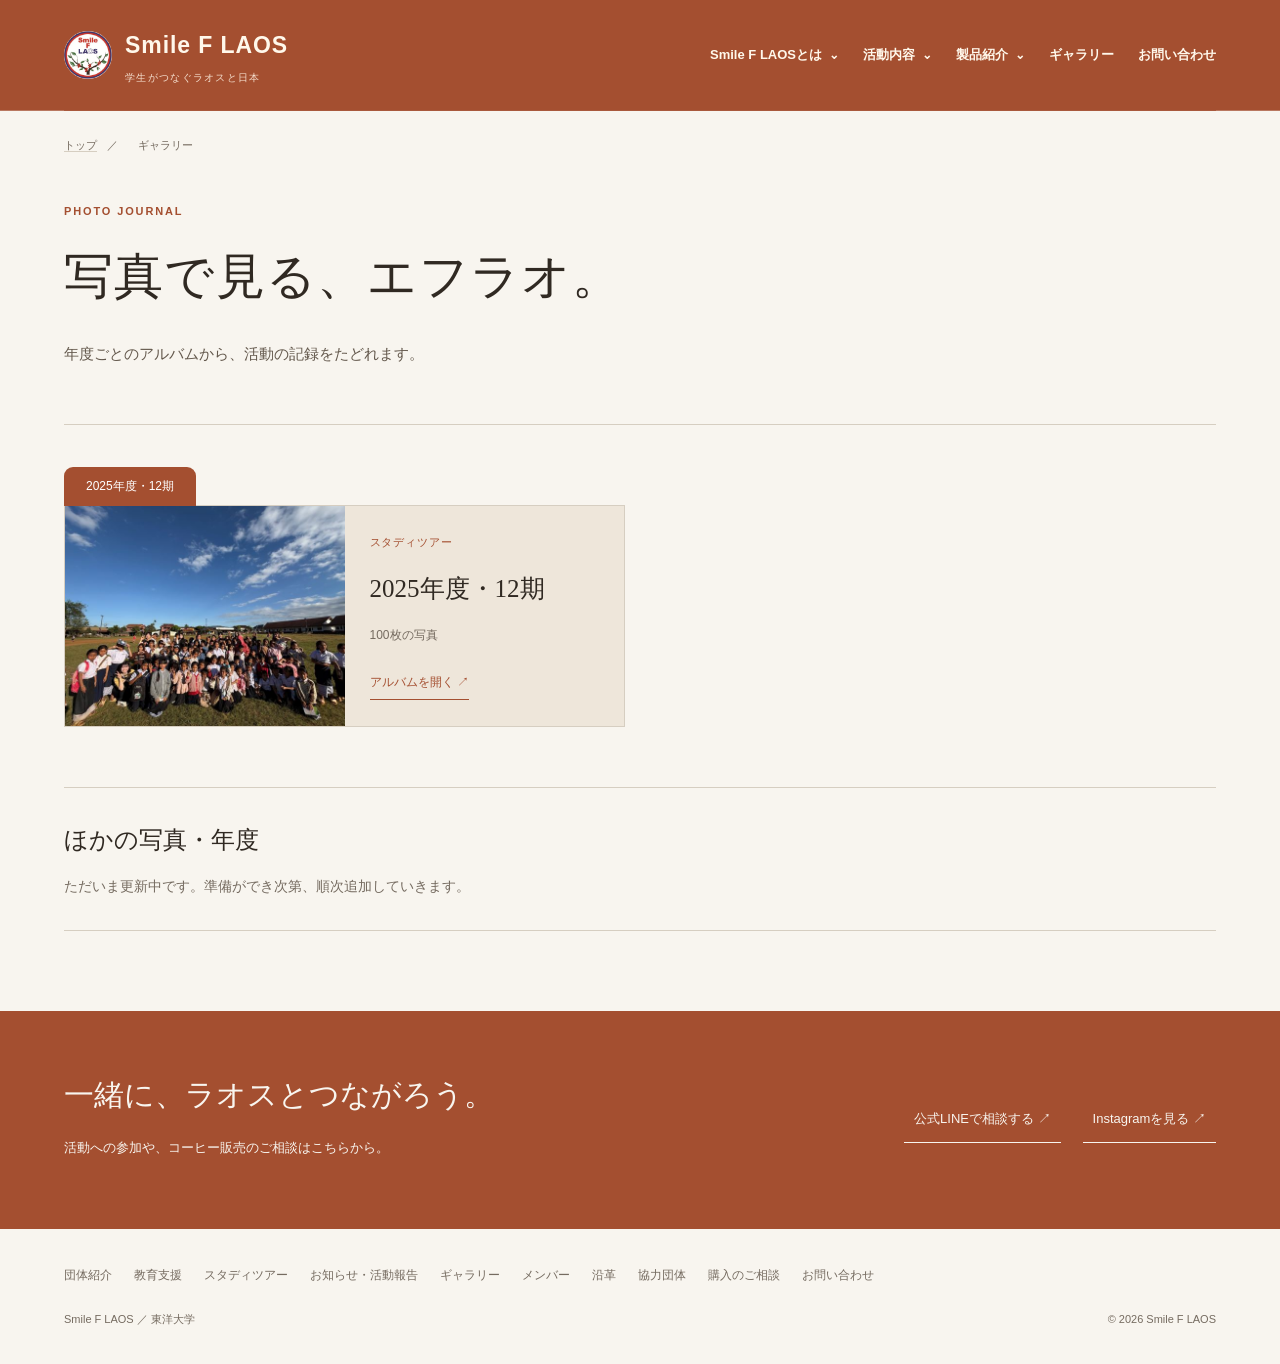
<file: gallery.html>
<!doctype html>
<html lang="ja">
<head>
<meta charset="utf-8">
<meta name="viewport" content="width=device-width,initial-scale=1">
<title>写真ギャラリー｜Smile F LAOS</title>
<meta name="description" content="Smile F LAOSの活動写真を年度ごとのアルバムで紹介します。">
<script src="assets/js/page-start.js">
</script>
<link rel="stylesheet" href="assets/css/site.css?v=20261024-content">
<link rel="stylesheet" href="assets/css/pages.css">
<link rel="stylesheet" href="assets/css/gallery.css">
<link rel="stylesheet" href="assets/css/content-round.css?v=20261024">
<!-- Sharing metadata -->
<link rel="canonical" href="https://smile-f-laos.github.io/Flao-hp/gallery.html">
<meta property="og:type" content="website">
<meta property="og:site_name" content="Smile F LAOS">
<meta property="og:locale" content="ja_JP">
<meta property="og:title" content="写真ギャラリー｜Smile F LAOS">
<meta property="og:description" content="Smile F LAOSの活動写真を年度ごとのアルバムで紹介します。">
<meta property="og:url" content="https://smile-f-laos.github.io/Flao-hp/gallery.html">
<meta property="og:image" content="https://smile-f-laos.github.io/Flao-hp/assets/images/sharing/og-default.jpg">
<meta property="og:image:secure_url" content="https://smile-f-laos.github.io/Flao-hp/assets/images/sharing/og-default.jpg">
<meta property="og:image:type" content="image/jpeg">
<meta property="og:image:width" content="1200">
<meta property="og:image:height" content="630">
<meta property="og:image:alt" content="Smile F LAOS 学生がつなぐラオスと日本。ラオスでの活動写真。">
<script type="application/ld+json">{"@context": "https://schema.org", "@type": "BreadcrumbList", "itemListElement": [{"@type": "ListItem", "position": 1, "name": "トップ", "item": "https://smile-f-laos.github.io/Flao-hp/"}, {"@type": "ListItem", "position": 2, "name": "写真ギャラリー", "item": "https://smile-f-laos.github.io/Flao-hp/gallery.html"}]}</script>
<meta name="twitter:card" content="summary_large_image">
<meta name="twitter:title" content="写真ギャラリー｜Smile F LAOS">
<meta name="twitter:description" content="Smile F LAOSの活動写真を年度ごとのアルバムで紹介します。">
<meta name="twitter:image" content="https://smile-f-laos.github.io/Flao-hp/assets/images/sharing/og-default.jpg">
<link rel="icon" type="image/png" sizes="48x48" href="assets/images/brand/favicon-48.png">
<link rel="apple-touch-icon" sizes="180x180" href="assets/images/brand/apple-touch-icon.png">
<!-- /Sharing metadata -->
</head>
<body>
<a class="skip-link" href="#main-content">本文へ移動</a>
<div class="wrap">
<header>
<a class="brand" href="index.html">
<img src="assets/images/brand/logo.jpg" alt="エフラオのロゴ">
<div>
<b>Smile F LAOS</b>
<small>学生がつなぐラオスと日本</small>
</div>
</a>
<nav class="site-nav" aria-label="グローバルナビゲーション">
<details class="site-nav-group">
<summary>Smile F LAOSとは</summary>
<div class="site-subnav">
<a href="about.html">団体紹介</a>
<a href="members.html">構成・メンバー紹介</a>
<a href="history.html">エフラオの歩み</a>
<a href="about.html#about-laos">ラオス概要</a>
</div>
</details>
<details class="site-nav-group">
<summary>活動内容</summary>
<div class="site-subnav">
<a href="index.html#activities">主な活動</a>
<a href="coffee.html">コーヒー</a>
<a href="education.html">教育支援</a>
<a href="studytour.html">スタディツアー</a>
<a href="news.html">お知らせ</a>
</div>
</details>
<details class="site-nav-group">
<summary>製品紹介</summary>
<div class="site-subnav">
<a href="coffee.html">コーヒー</a>
<a href="order.html">購入のご相談</a>
</div>
</details>
<a href="gallery.html">ギャラリー</a>
<a href="contact.html">お問い合わせ</a>
</nav>
</header>
</div>
<main class="page-main gallery" id="main-content">
<nav class="breadcrumbs" aria-label="現在の位置"><a href="index.html">トップ</a><span>／</span><span>ギャラリー</span></nav>
<section class="page-hero"><p class="page-kicker">PHOTO JOURNAL</p><h1 class="page-title">写真で見る、エフラオ。</h1><p class="page-lead">年度ごとのアルバムから、活動の記録をたどれます。</p></section><section class="album-list" aria-label="年度別アルバム"><a class="album-folder" href="gallery-2025.html"><span class="folder-tab">2025年度・12期</span><img src="assets/images/gallery/2025/thumb/photo-5820.jpg" alt="" width="1600" height="1200" loading="lazy"><span class="folder-info"><span class="album-type">スタディツアー</span><strong>2025年度・12期</strong><span>100枚の写真</span><span class="folder-open">アルバムを開く ↗</span></span></a></section><section class="gallery-updating"><h2>ほかの写真・年度</h2><p>ただいま更新中です。準備ができ次第、順次追加していきます。</p></section></main>

  <section class="join" id="contact">
<div>
<h2>一緒に、ラオスとつながろう。</h2>
<p>活動への参加や、コーヒー販売のご相談はこちらから。</p>
</div>
<div class="contact-links">
<a href="https://lin.ee/xcI0PXX" target="_blank" rel="noopener noreferrer">公式LINEで相談する ↗</a>
<a href="https://www.instagram.com/smile_f_laos?igsh=MWttajM1NHFvYXE2eQ==" target="_blank" rel="noopener noreferrer">Instagramを見る ↗</a>
</div>
</section>
<footer class="wrap">
<nav class="footer-nav" aria-label="サイト内のページ">
<a href="about.html">団体紹介</a>
<a href="education.html">教育支援</a>
<a href="studytour.html">スタディツアー</a>
<a href="news.html">お知らせ・活動報告</a>
<a href="gallery.html">ギャラリー</a>
<a href="members.html">メンバー</a>
<a href="history.html">沿革</a>
<a href="partners.html">協力団体</a>
<a href="order.html">購入のご相談</a>
<a href="contact.html">お問い合わせ</a>
</nav>
<span>Smile F LAOS ／ 東洋大学</span>
<span>© 2026 Smile F LAOS</span>
</footer>
<script src="assets/js/navigation.js?v=20261023-top" defer>
</script>
<script src="assets/js/pages.js" defer>
</script>
</body>
</html>
</file>
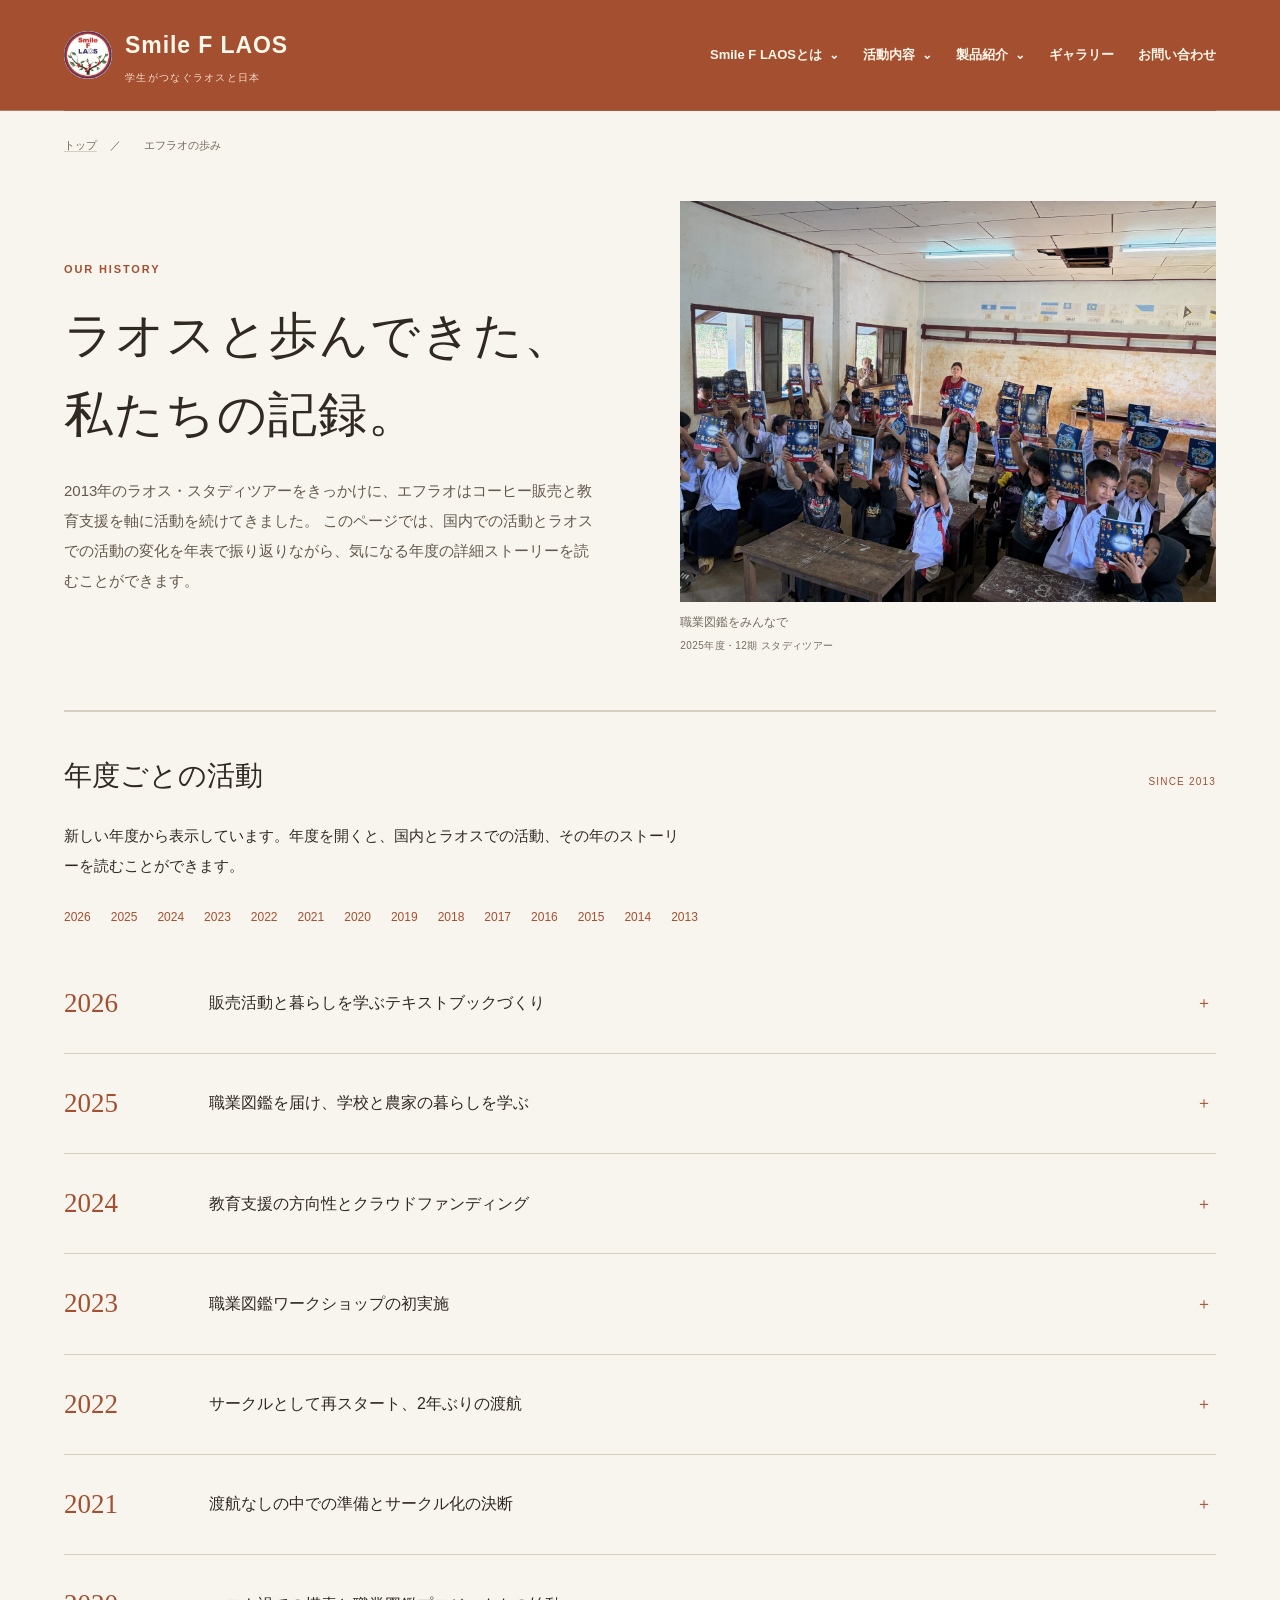
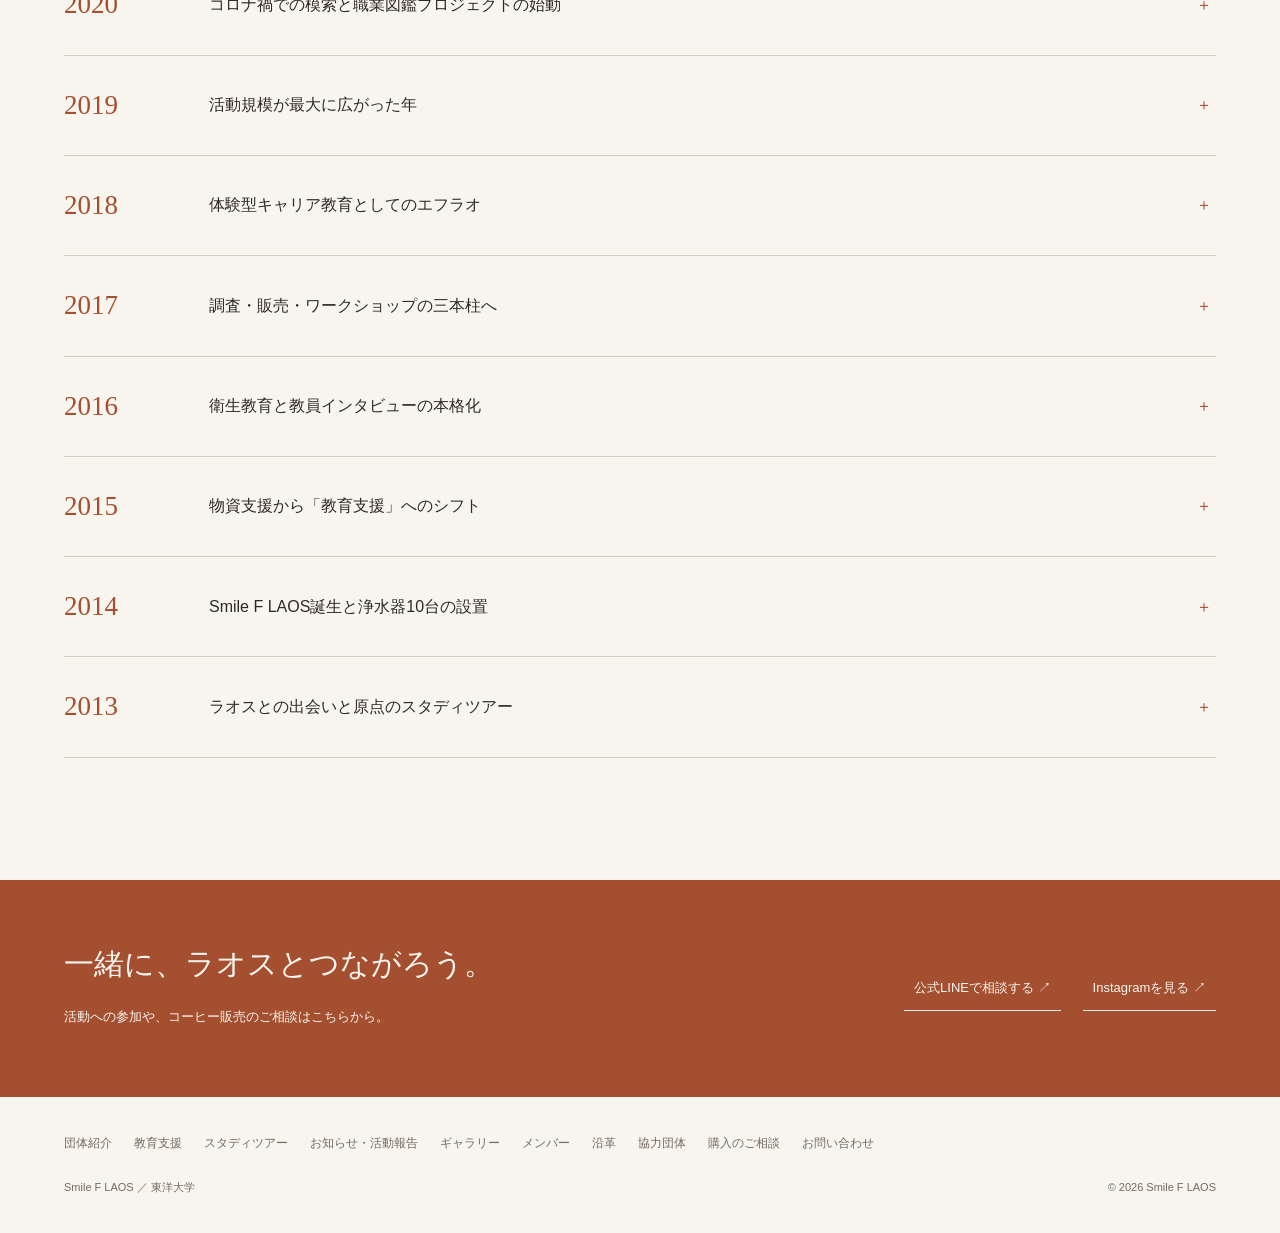
<file: history.html>
<!doctype html>
<html lang="ja">
<head>
<meta charset="utf-8">
<meta name="viewport" content="width=device-width,initial-scale=1">
<title>エフラオの歩み｜Smile F LAOS</title>
<meta name="description" content="Smile F LAOSのエフラオの歩みをご紹介します。">
<script src="assets/js/page-start.js">
</script>
<link rel="stylesheet" href="assets/css/site.css?v=20261024-content">
<link rel="stylesheet" href="assets/css/pages.css">
<link rel="stylesheet" href="assets/css/content-round.css?v=20261024">
<!-- Sharing metadata -->
<link rel="canonical" href="https://smile-f-laos.github.io/Flao-hp/history.html">
<meta property="og:type" content="website">
<meta property="og:site_name" content="Smile F LAOS">
<meta property="og:locale" content="ja_JP">
<meta property="og:title" content="エフラオの歩み｜Smile F LAOS">
<meta property="og:description" content="Smile F LAOSのエフラオの歩みをご紹介します。">
<meta property="og:url" content="https://smile-f-laos.github.io/Flao-hp/history.html">
<meta property="og:image" content="https://smile-f-laos.github.io/Flao-hp/assets/images/sharing/og-default.jpg">
<meta property="og:image:secure_url" content="https://smile-f-laos.github.io/Flao-hp/assets/images/sharing/og-default.jpg">
<meta property="og:image:type" content="image/jpeg">
<meta property="og:image:width" content="1200">
<meta property="og:image:height" content="630">
<meta property="og:image:alt" content="Smile F LAOS 学生がつなぐラオスと日本。ラオスでの活動写真。">
<script type="application/ld+json">{"@context": "https://schema.org", "@type": "BreadcrumbList", "itemListElement": [{"@type": "ListItem", "position": 1, "name": "トップ", "item": "https://smile-f-laos.github.io/Flao-hp/"}, {"@type": "ListItem", "position": 2, "name": "エフラオの歩み", "item": "https://smile-f-laos.github.io/Flao-hp/history.html"}]}</script>
<meta name="twitter:card" content="summary_large_image">
<meta name="twitter:title" content="エフラオの歩み｜Smile F LAOS">
<meta name="twitter:description" content="Smile F LAOSのエフラオの歩みをご紹介します。">
<meta name="twitter:image" content="https://smile-f-laos.github.io/Flao-hp/assets/images/sharing/og-default.jpg">
<link rel="icon" type="image/png" sizes="48x48" href="assets/images/brand/favicon-48.png">
<link rel="apple-touch-icon" sizes="180x180" href="assets/images/brand/apple-touch-icon.png">
<!-- /Sharing metadata -->
</head>
<body>
<a class="skip-link" href="#main-content">本文へ移動</a>
<div class="wrap">
<header>
<a class="brand" href="index.html">
<img src="assets/images/brand/logo.jpg" alt="エフラオのロゴ">
<div>
<b>Smile F LAOS</b>
<small>学生がつなぐラオスと日本</small>
</div>
</a>
<nav class="site-nav" aria-label="グローバルナビゲーション">
<details class="site-nav-group">
<summary>Smile F LAOSとは</summary>
<div class="site-subnav">
<a href="about.html">団体紹介</a>
<a href="members.html">構成・メンバー紹介</a>
<a href="history.html">エフラオの歩み</a>
<a href="about.html#about-laos">ラオス概要</a>
</div>
</details>
<details class="site-nav-group">
<summary>活動内容</summary>
<div class="site-subnav">
<a href="index.html#activities">主な活動</a>
<a href="coffee.html">コーヒー</a>
<a href="education.html">教育支援</a>
<a href="studytour.html">スタディツアー</a>
<a href="news.html">お知らせ</a>
</div>
</details>
<details class="site-nav-group">
<summary>製品紹介</summary>
<div class="site-subnav">
<a href="coffee.html">コーヒー</a>
<a href="order.html">購入のご相談</a>
</div>
</details>
<a href="gallery.html">ギャラリー</a>
<a href="contact.html">お問い合わせ</a>
</nav>
</header>
</div>
<main class="page-main history" id="main-content">
  <nav class="breadcrumbs" aria-label="現在の位置">
<a href="index.html">トップ</a>
<span>／</span>
<span>エフラオの歩み</span>
</nav>
<section class="page-hero">
<div class="page-hero-grid">
<div>
<p class="page-kicker">OUR HISTORY</p>
<h1 class="page-title">ラオスと歩んできた、<br>私たちの記録。</h1>
<p class="page-lead">
      2013年のラオス・スタディツアーをきっかけに、エフラオはコーヒー販売と教育支援を軸に活動を続けてきました。
      このページでは、国内での活動とラオスでの活動の変化を年表で振り返りながら、気になる年度の詳細ストーリーを読むことができます。
    </p>
  </div>
<figure class="page-cover tour-cover"><img src="assets/images/gallery/2025/full/photo-9856.jpg" alt="職業図鑑をみんなで" width="1600" height="1200" loading="lazy" decoding="async"><figcaption>職業図鑑をみんなで<span>2025年度・12期 スタディツアー</span></figcaption></figure></div>
</section>
<section class="section" id="timeline">
<div class="section-header">
<h2>年度ごとの活動</h2>
<span class="section-sub">SINCE 2013</span>
</div>
<p>新しい年度から表示しています。年度を開くと、国内とラオスでの活動、その年のストーリーを読むことができます。</p>
<div class="history-jumps" aria-label="年度へ移動">
<a href="#history-2026">2026</a>
<a href="#history-2025">2025</a>
<a href="#history-2024">2024</a>
<a href="#history-2023">2023</a>
<a href="#history-2022">2022</a>
<a href="#history-2021">2021</a>
<a href="#history-2020">2020</a>
<a href="#history-2019">2019</a>
<a href="#history-2018">2018</a>
<a href="#history-2017">2017</a>
<a href="#history-2016">2016</a>
<a href="#history-2015">2015</a>
<a href="#history-2014">2014</a>
<a href="#history-2013">2013</a>
</div>
<div id="year-detail-section">
<details class="history-entry" id="history-2026">
<summary>
<span class="history-summary-year">2026</span>
<span class="history-summary-title">販売活動と暮らしを学ぶテキストブックづくり</span>
</summary>
<div class="history-entry-body">
<div class="history-columns">
<div class="history-col">
<div class="history-col-title">国内</div>
<ul>
<li>4〜5月・7月・10月の学内販売会が3回とも完売。</li>
<li>5月に理念を決定。9月に合宿、10月から週2回の活動を開始。</li>
<li>食育・衛生・環境をテーマにしたテキストブックを制作し、10月にストーリーが完成。</li>
</ul>
</div>
<div class="history-col">
<div class="history-col-title">ラオスへの準備</div>
<ul>
<li>12月のスタディツアーを予定し、教材の翻訳や現地での活用に向けた準備を進める。</li>
</ul>
</div>
</div>
<div class="year-detail" data-year="2026">
<h3 class="year-detail-heading">2026年度（第13期）｜販売活動と暮らしを学ぶテキストブックづくり</h3>
<p class="year-detail-meta">2026年11月18日時点の実績と今後の予定。</p>
<div class="year-detail-text">
<p>新入生を迎え、春から秋にかけて3回の学内販売会を開催しました。第1回は4月30日〜5月1日、第2回は7月15日・16日、第3回は10月14日・15日の各2日間で、いずれも完売しました。</p>
<p>5月にはエフラオの理念を決定し、9月に合宿を実施。10月からは水曜の活動を加え、週2回の活動に取り組んでいます。</p>
<p>教育支援では食育・衛生・環境をテーマにしたテキストブックを制作し、10月にストーリーが完成しました。</p>
<p>10月31日・11月1日の白山祭は、ドリンク完売で大成功のうちに終了しました。11月13日・14日の文京博覧会では、深煎りが完売しました。今後は第4回学内販売会、12月のスタディツアーを予定しています。</p>
<p>
<a href="news.html#year-2026">今年度の活動と予定を見る →</a>
</p>
</div>
</div>

    </div>
</details>
<details class="history-entry" id="history-2025"><summary><span class="history-summary-year">2025</span><span class="history-summary-title">職業図鑑を届け、学校と農家の暮らしを学ぶ</span></summary><div class="history-entry-body"><div class="history-columns"><div class="history-col"><div class="history-col-title">ラオスへの準備</div><ul><li>職業図鑑や学校での交流プログラムを準備。</li><li>スタディツアーに向けて教材の確認や活動準備を行う。</li></ul></div><div class="history-col"><div class="history-col-title">ラオスでの活動</div><ul><li>教育局・コーヒー工場を訪問し、4校での学校訪問と家計調査を実施。</li><li>職業図鑑を届け、ブレスレットや粘土の工作、手洗いの練習などを通して交流。</li><li>ホームステイ・命の授業、コーヒーの収穫・精製体験に取り組む。</li></ul></div></div><div class="year-detail" data-year="2025"><h3 class="year-detail-heading">2025年度（第12期）｜出会いから学び、次の支援へ</h3><div class="year-detail-text"><p>12月のスタディツアーでは、教育局やコーヒー工場を訪問した後、学校での交流とコーヒー農家への家計調査に取り組みました。制作した職業図鑑を子どもたちと読み、工作や手洗いの練習を通して一緒に学びました。</p><p>農家さんの暮らしを体験するホームステイや命の授業、コーヒーの収穫・精製体験を通して、日々販売している一杯の背景を学びました。</p><a class="back-link" href="gallery-2025.html">12期スタディツアーの写真を見る →</a></div></div></div></details>
<details class="history-entry" id="history-2024">
<summary>
<span class="history-summary-year">2024</span>
<span class="history-summary-title">教育支援の方向性とクラウドファンディング</span>
</summary>
<div class="history-entry-body">
<div class="history-columns">
<div class="history-col">
          <div class="history-col-title">国内</div>
          <ul>
            <li>8つの職業を紹介する職業図鑑を完成させ、ラオス語・英語表現を細かくブラッシュアップ。</li>
            <li>教育局への説明用資料やワークショップ台本など、事前準備の精度を高める。</li>
            <li>活動資金の一部を集めるためにクラウドファンディングを実施し、多くの支援者とつながる機会をつくった。</li>
          </ul>
        </div>
        <div class="history-col">
          <div class="history-col-title">ラオス</div>
          <ul>
            <li>3つの村の小学校で、紙芝居とクイズを組み合わせた職業図鑑ワークショップを実施。</li>
            <li>教員インタビューを通して、コロナによる学習の遅れや学用品・PC不足などの課題を明らかにする。</li>
          </ul>
        </div>
      </div>
<div class="year-detail" data-year="2024">
      <h3 class="year-detail-heading">2024年度（第11期）｜教育支援の方向性とクラウドファンディング</h3>
      <p class="year-detail-meta">インフラと学びの中身、その両方をどう支えるかを考え始めたタイミング。</p>

      <div class="year-detail-text">
        <p>
          2024年度は、エフラオの教育支援の方向性がよりはっきりと見えてきた年です。
          8つの職業を紹介する職業図鑑を完成させ、表現やイラストをブラッシュアップしたうえで、
          3つの村の小学校で紙芝居とクイズを組み合わせたワークショップを実施しました。
        </p>
        <p>
          また、教員インタビューを通して、コロナによる学習の遅れや、
          学用品・PC・プリンタなどの不足といった課題が改めて浮き彫りになりました。
          「学びの内容を支える教材」と「学びの環境を支えるインフラ」の両方が必要であることを、
          エフラオの側も強く認識するようになります。
        </p>
        <p>
          こうした取り組みを支えるために、クラウドファンディングにも挑戦しました。
          職業図鑑の制作費や現地での教育支援にかかる費用を広く呼びかけることで、
          大学の外にもエフラオの活動を知ってもらい、「一緒にラオスの子どもたちの学びを支える仲間」を増やすきっかけになりました。
          支援メッセージの中には、かつてのメンバーや教職員、ラオスに関心を持つ一般の方からの言葉も多く、
          エフラオが育んできたつながりの広さを実感する機会にもなりました。
        </p>
        <p>
          日本では、販売会や白山祭のブースでこうした気づきを発信しながら、
          次の世代に向けて教育支援のアイデアを共有しました。
          エフラオの活動は、コーヒーから始まり、衛生・教育・キャリア支援へと少しずつ広がりながら、
          「ラオスと日本が学び合う場」として進化し続けています。
        </p>
      </div>
    </div>

    </div>
</details>
<details class="history-entry" id="history-2023">
<summary>
<span class="history-summary-year">2023</span>
<span class="history-summary-title">職業図鑑ワークショップの初実施</span>
</summary>
<div class="history-entry-body">
<div class="history-columns">
<div class="history-col">
          <div class="history-col-title">国内</div>
          <ul>
            <li>職業図鑑の制作・印刷、ワークショップ台本づくり、ラオス語・英語の翻訳作業を進める。</li>
            <li>販売会や学園祭で、教育支援の取り組みについても積極的に紹介。</li>
          </ul>
        </div>
        <div class="history-col">
          <div class="history-col-title">ラオス</div>
          <ul>
            <li>職業図鑑の寄贈とワークショップを実施し、子どもたちの「将来の夢」や授業での様子を直接見て記録する。</li>
          </ul>
        </div>
      </div>
<div class="year-detail" data-year="2023">
      <h3 class="year-detail-heading">2023年度（第10期）｜職業図鑑ワークショップの初実施</h3>
      <p class="year-detail-meta">長く準備してきた職業図鑑を、ついに現地の子どもたちと一緒に使ってみた年。</p>

      <div class="year-detail-text">
        <p>
          2023年度は、これまで準備を重ねてきた「職業図鑑」を、実際にラオスの小学校で使ってみた年です。
          紙芝居やクイズの形式を取り入れ、子どもたちが楽しみながら「仕事」について考えられるよう工夫されたワークショップは、
          現地の先生や子どもたちからもポジティブな反応を得ました。
        </p>
        <p>
          子どもたちに「将来なりたい仕事」を聞くと、兵士や教師、医者などさまざまな答えが返ってきます。
          その一方で、「仕事」そのものをイメージできない子どももいることがわかり、
          情報に触れる機会の少なさや、身近なロールモデルの不足といった課題も見えてきました。
        </p>
        <p>
          日本では、図鑑制作の裏側やワークショップの様子を販売会や報告会で共有し、
          「コーヒーを買うこと」と「教育支援」がどのようにつながっているのかを、より具体的に伝えるようになりました。
          10期という節目にふさわしく、「エフラオらしい活動」が形になった1年だったと言えます。
        </p>
      </div>
    </div>

    </div>
</details>
<details class="history-entry" id="history-2022">
<summary>
<span class="history-summary-year">2022</span>
<span class="history-summary-title">サークルとして再スタート、2年ぶりの渡航</span>
</summary>
<div class="history-entry-body">
<div class="history-columns">
<div class="history-col">
          <div class="history-col-title">国内</div>
          <ul>
            <li>サークルとしてのエフラオがスタート。新入生を迎え、新しい体制づくりに取り組む。</li>
            <li>販売会やイベントが再開し、コロナ後の活動スタイルを模索。</li>
            <li>職業図鑑やワークショップの内容をブラッシュアップし、渡航再開に備える。</li>
          </ul>
        </div>
        <div class="history-col">
          <div class="history-col-title">ラオス</div>
          <ul>
            <li>2年ぶりにスタディツアーが再開。</li>
            <li>小学校でのワークショップや家計調査、ホームステイを通じて、コロナ後の暮らしや学びの様子を直接見て記録する。</li>
          </ul>
        </div>
      </div>
<div class="year-detail" data-year="2022">
      <h3 class="year-detail-heading">2022年度（第9期）｜サークルとして再スタート、2年ぶりの渡航</h3>
      <p class="year-detail-meta">サークル1年目。多くの不安を乗り越えて、2年ぶりにラオスへ渡航した年。</p>

      <div class="year-detail-text">
        <p>
          2022年度は、エフラオが学生サークルとして本格的に動き出した最初の年であり、
          2年ぶりにラオスへのスタディツアーが実現した年でもあります。
          コロナ禍や体制変更など、多くの不安やハードルを乗り越えての渡航は、メンバーにとって大きな自信となりました。
        </p>
        <p>
          ラオスでは、小学校でのワークショップや家計調査、ホームステイなどを通して、
          コロナ後の暮らしや学びの様子を自分たちの目で確かめました。
          休校やオンライン授業がなかったラオスでも、学習の遅れや格差が生じていることを実感し、
          「教育支援の必要性」はむしろ高まっていることに気づきます。
        </p>
        <p>
          日本では、サークルとしての新しい運営体制づくりに取り組みながら、
          販売会や新歓活動も再開しました。
          メンバー同士で対話を重ね、「これからのエフラオをどうしたいか」を話し合ったことが、
          次の世代へとバトンをつなぐ土台になっていきます。
        </p>
      </div>
    </div>

    </div>
</details>
<details class="history-entry" id="history-2021">
<summary>
<span class="history-summary-year">2021</span>
<span class="history-summary-title">渡航なしの中での準備とサークル化の決断</span>
</summary>
<div class="history-entry-body">
<div class="history-columns">
<div class="history-col">
          <div class="history-col-title">国内</div>
          <ul>
            <li>オンライン中心で活動しながら、体制の見直しを進める。</li>
            <li>2022年度から、学科プロジェクトから独立した「学生サークル」として活動することが決定。</li>
          </ul>
        </div>
        <div class="history-col">
          <div class="history-col-title">ラオス</div>
          <ul>
            <li>渡航なし。過去の調査結果や記録を整理し、次に現地へ行くときに何をしたいかを具体的に考える期間となる。</li>
          </ul>
        </div>
      </div>
<div class="year-detail" data-year="2021">
      <h3 class="year-detail-heading">2021年度（第8期）｜渡航なしの中での準備とサークル化の決断</h3>
      <p class="year-detail-meta">授業プロジェクトからサークルへ。エフラオの形が変わる直前の年。</p>

      <div class="year-detail-text">
        <p>
          2021年度も渡航は叶わず、オンライン中心の活動が続きました。
          それでも、職業図鑑の内容を改善したり、これまでの調査データや写真を整理したりと、
          「次に現地へ行くときに何をしたいか」をじっくり考える時間となりました。
        </p>
        <p>
          この年の大きな転機は、エフラオが学科の授業プロジェクトから独立し、
          2022年度から「学生サークル」として活動していくことが決まったことです。
          単位を得る場から、より自発的に参加する場へと性格が変わることで、
          責任も自由度も大きくなる節目のタイミングでした。
        </p>
        <p>
          渡航がないからこそ、活動の意味や組織のあり方を落ち着いて考えることができた年とも言えます。
          このときの話し合いが、その後の9期以降の運営やチームづくりに生かされていきます。
        </p>
      </div>
    </div>

    </div>
</details>
<details class="history-entry" id="history-2020">
<summary>
<span class="history-summary-year">2020</span>
<span class="history-summary-title">コロナ禍での模索と職業図鑑プロジェクトの始動</span>
</summary>
<div class="history-entry-body">
<div class="history-columns">
<div class="history-col">
          <div class="history-col-title">国内</div>
          <ul>
            <li>コロナ禍により渡航・対面活動が中止。</li>
            <li>オンライン白山祭など、オンラインでできる発信を模索する。</li>
            <li>「職業図鑑」プロジェクトが本格始動し、テキスト・イラスト制作を進める。</li>
          </ul>
        </div>
        <div class="history-col">
          <div class="history-col-title">ラオス</div>
          <ul>
            <li>渡航なし。現地パートナーと連絡を取り合い、学校再開の状況やコロナの影響を共有。</li>
          </ul>
        </div>
      </div>
<div class="year-detail" data-year="2020">
      <h3 class="year-detail-heading">2020年度（第7期）｜コロナ禍での模索と職業図鑑プロジェクトの始動</h3>
      <p class="year-detail-meta">渡航ができない中でも、「次に会いに行くための準備」を進めた1年。</p>

      <div class="year-detail-text">
        <p>
          2020年度は、新型コロナウイルスの影響により、渡航や対面での活動がほぼすべて中止となった年でした。
          例年のようにラオスに行くことも、学内で大規模な販売会を行うこともできず、
          「エフラオとして何ができるのか」をゼロから考え直すことになります。
        </p>
        <p>
          その中で、本格的に動き出したのが「職業図鑑」プロジェクトです。
          それぞれの職業について「どんな仕事か」「日常生活とのつながり」「どうやってなれるのか」「一言メッセージ」といった項目を整理し、
          子どもたちにとってわかりやすい表現を模索しました。
          作業の多くはオンラインで行われ、世代や班を超えた協働の場にもなっていきます。
        </p>
        <p>
          活動が制限される中でも、ラオスのことを忘れずに準備を続けることは、メンバーにとって心の支えにもなりました。
          「今すぐ現地に行けなくても、次に会いに行くときのためにできることがある」という実感を得た1年でした。
        </p>
      </div>
    </div>

    </div>
</details>
<details class="history-entry" id="history-2019">
<summary>
<span class="history-summary-year">2019</span>
<span class="history-summary-title">活動規模が最大に広がった年</span>
</summary>
<div class="history-entry-body">
<div class="history-columns">
<div class="history-col">
          <div class="history-col-title">国内</div>
          <ul>
            <li>販売・イベント・ワークショップの数が過去最大規模に。</li>
            <li>大学内外でのプレゼンや報告会を通じて、活動の成果や課題を広く共有。</li>
          </ul>
        </div>
        <div class="history-col">
          <div class="history-col-title">ラオス</div>
          <ul>
            <li>教育現場の調査を深め、学力・出席・家庭環境など多面的な視点から状況を整理。</li>
            <li>今後の支援を「モノ」「お金」だけでなく、「学びの機会」としてどうデザインするかを議論する。</li>
          </ul>
        </div>
      </div>
<div class="year-detail" data-year="2019">
      <h3 class="year-detail-heading">2019年度（第6期）｜活動規模が最大に広がった年</h3>
      <p class="year-detail-meta">販売・イベント・調査など、活動がもっとも広がった時期のひとつ。</p>

      <div class="year-detail-text">
        <p>
          2019年度は、エフラオの活動規模が最も大きく広がった年の一つです。
          コーヒー販売会、学園祭でのブース出展、学外イベントへの出店など、
          さまざまな場でラオスとコーヒーの物語を伝える機会が増えました。
          売上だけでなく、活動に共感してくれる人や、一緒に考えてくれる人の輪も広がっていきました。
        </p>
        <p>
          ラオスでは、これまでの調査をベースに、学力・出席・家庭環境などをより多角的に捉えようとしました。
          学校ごとの違いや、村ごとの経済状況の差なども意識するようになり、
          「一律の支援」ではなく、地域や学校に合わせた関わり方の必要性を感じるようになります。
        </p>
        <p>
          一方で、活動の幅が広がるほど、メンバーの負担や情報共有の難しさも浮かび上がってきました。
          この経験は、後の世代が「組織のあり方」や「役割分担」を考えるうえで大きなヒントとなっていきます。
        </p>
      </div>
    </div>

    </div>
</details>
<details class="history-entry" id="history-2018">
<summary>
<span class="history-summary-year">2018</span>
<span class="history-summary-title">体験型キャリア教育としてのエフラオ</span>
</summary>
<div class="history-entry-body">
<div class="history-columns">
<div class="history-col">
          <div class="history-col-title">国内</div>
          <ul>
            <li>販売会・講義登壇・学外イベント出店など、発信の場が広がる。</li>
            <li>エフラオが「体験型キャリア教育」の場として認知され始める。</li>
          </ul>
        </div>
        <div class="history-col">
          <div class="history-col-title">ラオス</div>
          <ul>
            <li>複数の小学校で授業見学・衛生教育・交流を行い、地域ごとの差を把握。</li>
            <li>教師の兼業、紙や教科書の不足、学力差など、構造的な課題がより具体的に見えてくる。</li>
          </ul>
        </div>
      </div>
<div class="year-detail" data-year="2018">
      <h3 class="year-detail-heading">2018年度（第5期）｜体験型キャリア教育としてのエフラオ</h3>
      <p class="year-detail-meta">「国際協力」だけでなく、「自分のキャリアを考える場」としての側面が強まった年。</p>

      <div class="year-detail-text">
        <p>
          2018年度は、エフラオが「体験型キャリア教育」の場として位置づけられていった年です。
          販売会やイベント出店に加え、授業内でのプレゼンやディスカッションも増え、
          メンバーは「自分はなぜこの活動をしているのか」「どんな社会をつくりたいのか」を考える機会が多くなりました。
        </p>
        <p>
          ラオスのスタディツアーでは、複数の小学校を訪問し、授業の様子や子どもたちの生活を継続的に観察しました。
          教科書・ノートの不足、先生の兼業、家庭の事情による欠席など、
          教育をとりまく環境が単純ではないことを改めて実感するフィールドワークとなりました。
        </p>
        <p>
          日本での活動とラオスでの経験が行き来する中で、「支援する／される」という単純な関係ではなく、
          お互いに学び合うパートナーとしてラオスと向き合う視点が育っていきます。
          メンバーにとっても、自分の将来やキャリアを考えるうえで大きな転機になった年でした。
        </p>
      </div>
    </div>

    </div>
</details>
<details class="history-entry" id="history-2017">
<summary>
<span class="history-summary-year">2017</span>
<span class="history-summary-title">調査・販売・ワークショップの三本柱へ</span>
</summary>
<div class="history-entry-body">
<div class="history-columns">
<div class="history-col">
          <div class="history-col-title">国内</div>
          <ul>
            <li>コーヒー販売、ワークショップづくり、調査活動の三本柱で活動を展開。</li>
            <li>国際協力やフェアトレード、SDGsをテーマにした学びの機会が増える。</li>
          </ul>
        </div>
        <div class="history-col">
          <div class="history-col-title">ラオス</div>
          <ul>
            <li>複数の小学校を訪問し、授業見学・生活調査を継続。</li>
            <li>「どのような支援が子どもたちの学びに長期的につながるのか」を考える土台ができてくる。</li>
          </ul>
        </div>
      </div>
<div class="year-detail" data-year="2017">
      <h3 class="year-detail-heading">2017年度（第4期）｜調査・販売・ワークショップの三本柱へ</h3>
      <p class="year-detail-meta">エフラオの活動の軸が、はっきりと三本柱として整理されていった時期。</p>

      <div class="year-detail-text">
        <p>
          2017年度は、エフラオの活動が「調査・販売・ワークショップ」という三本柱で整理されていった年です。
          コーヒー販売だけでなく、現地調査やワークショップを通じた教育支援も同じくらい大切な軸であると認識されるようになりました。
        </p>
        <p>
          ラオスでは、複数の小学校で授業の様子を見学し、子どもたちの学力差や、
          家庭の事情による出席状況の違いなどを観察しました。
          同時に、子どもたちと一緒に遊んだり、クイズ形式で学ぶ時間もつくり、
          「楽しいからこそ学べる」場づくりにも挑戦しました。
        </p>
        <p>
          日本では、SDGsやフェアトレードに関する学びの企画が増え、
          メンバー自身が「なぜこの活動をするのか」を言語化する機会が多くなります。
          それぞれの経験が少しずつ積み重なり、エフラオという場が「単なるボランティア」ではなく、
          学びと挑戦の場として形を帯びてきた時期でした。
        </p>
      </div>
    </div>

    </div>
</details>
<details class="history-entry" id="history-2016">
<summary>
<span class="history-summary-year">2016</span>
<span class="history-summary-title">衛生教育と教員インタビューの本格化</span>
</summary>
<div class="history-entry-body">
<div class="history-columns">
<div class="history-col">
          <div class="history-col-title">国内</div>
          <ul>
            <li>衛生教育や学用品支援を継続しながら、ワークショップの内容や伝え方をブラッシュアップ。</li>
            <li>販売会や報告会を通じて、活動の意味を学内外に発信。</li>
          </ul>
        </div>
        <div class="history-col">
          <div class="history-col-title">ラオス</div>
          <ul>
            <li>手洗い・歯みがきなどの衛生教育ワークショップを実施。</li>
            <li>教員インタビューを本格的に行い、教員の兼業や教材不足など、学校側の課題も把握し始める。</li>
          </ul>
        </div>
      </div>
<div class="year-detail" data-year="2016">
      <h3 class="year-detail-heading">2016年度（第3期）｜衛生教育と教員インタビューの本格化</h3>
      <p class="year-detail-meta">子どもたちの健康だけでなく、教員の働き方や学校の環境にも目を向け始めた年。</p>

      <div class="year-detail-text">
        <p>
          2016年度は、衛生教育と教員インタビューが本格化した年です。
          手洗いや歯みがきといった衛生教育ワークショップを行いながら、
          「なぜ学校に来られない子どもがいるのか」「先生たちはどのような環境で働いているのか」といった背景に目を向けるようになりました。
        </p>
        <p>
          教員へのインタビューでは、教員が兼業をしていること、教材が不足していること、
          子どもの出席状況が家庭の事情に左右されることなど、これまで見えていなかった課題が少しずつ浮かび上がってきます。
          支援は「かわいそうだから助ける」のではなく、「構造的な問題を一緒に考えること」でもあると気づかされました。
        </p>
        <p>
          日本側では、販売会や報告会でこうした気づきを共有し、
          「コーヒーを買う」ことの先にあるストーリーを伝える工夫も少しずつ増えていきました。
          メンバーにとっても、国際協力を“遠い世界の話”ではなく自分事として捉え直す1年となりました。
        </p>
      </div>
    </div>

    </div>
</details>
<details class="history-entry" id="history-2015">
<summary>
<span class="history-summary-year">2015</span>
<span class="history-summary-title">物資支援から「教育支援」へのシフト</span>
</summary>
<div class="history-entry-body">
<div class="history-columns">
<div class="history-col">
          <div class="history-col-title">国内</div>
          <ul>
            <li>「物資を届ける支援」から、「学びを支える支援」への転換を模索。</li>
            <li>子どもたちの将来の選択肢を広げることを目指し、職業絵本の制作をスタート。</li>
          </ul>
        </div>
        <div class="history-col">
          <div class="history-col-title">ラオス</div>
          <ul>
            <li>家計調査やインタビューを通して、農家の収入構造や教育費の負担について詳しく調査。</li>
            <li>絵本寄贈に向けて、子どもたちにとってわかりやすい表現や題材を探る。</li>
          </ul>
        </div>
      </div>
<div class="year-detail" data-year="2015">
      <h3 class="year-detail-heading">2015年度（第2期）｜物資支援から「教育支援」へのシフト</h3>
      <p class="year-detail-meta">浄水器などの物資支援から、「学びを支える支援」へと考え方が変わり始めた時期。</p>

      <div class="year-detail-text">
        <p>
          2015年度は、「支援のかたち」を改めて問い直した1年でした。
          浄水器や学用品といった物資を届けることは確かに役に立つ一方で、
          「子どもたちの未来の選択肢を広げるには、どんな関わり方が必要なのか」という問いが生まれます。
        </p>
        <p>
          そこでエフラオは、「職業絵本」をつくるプロジェクトを始めます。
          ラオスの子どもたちに、自分たちの国や世界にはどんな仕事があり、どんな人が社会を支えているのかを、
          絵とやさしい言葉で伝えることを目指しました。
          絵や文章を考えるプロセスで、メンバー自身も「働くこと」や「将来の夢」について深く考えるきっかけを得ていきます。
        </p>
        <p>
          また、家計調査やインタビューを通して、農家の収入構造や教育費の負担についても詳しく知るようになりました。
          コーヒーの取引が農家の生活にどのような影響を与えているのかを考えることは、
          フェアトレードの意味を自分たちの言葉で説明できるようになることにもつながりました。
        </p>
      </div>
    </div>

    </div>
</details>
<details class="history-entry" id="history-2014">
<summary>
<span class="history-summary-year">2014</span>
<span class="history-summary-title">Smile F LAOS誕生と浄水器10台の設置</span>
</summary>
<div class="history-entry-body">
<div class="history-columns">
<div class="history-col">
          <div class="history-col-title">国内</div>
          <ul>
            <li>Smile F LAOS 発足。ラオス産コーヒーのフェアトレード販売プロジェクトとしてスタート。</li>
            <li>CHAMPA COFFEE の商品企画・パッケージデザインや販売に学生が取り組む。</li>
            <li>白山祭や学外販売会などで、初の本格的な販売を実施。</li>
          </ul>
        </div>
        <div class="history-col">
          <div class="history-col-title">ラオス</div>
          <ul>
            <li>スタディツアーで現地小学校を訪問し、売上の一部で購入した浄水器10台を設置。</li>
            <li>衛生教育ワークショップを実施し、子どもたちと一緒に手洗い・歯みがきを学ぶ。</li>
          </ul>
        </div>
      </div>
<div class="year-detail" data-year="2014">
      <h3 class="year-detail-heading">2014年度（第1期）｜Smile F LAOS誕生と浄水器10台の設置</h3>
      <p class="year-detail-meta">2013年度の経験を受けて、「Smile F LAOS」としての活動が正式にスタートした年。</p>

      <div class="year-detail-text">
        <p>
          2014年度は、2013年度の経験を受けて「Smile F LAOS」という名前のプロジェクトが正式に立ち上がった年です。
          ただ寄付を集めるのではなく、「ラオスと日本の人びとがコーヒーを通してつながる仕組みをつくろう」と考え、
          ラオス産コーヒーを使ったオリジナル商品づくりに挑戦しました。
        </p>
        <p>
          生豆の仕入れ先探しやパッケージデザイン、焙煎方法の検討、価格設定、販路の開拓など、
          ほとんどの工程が初めての経験でしたが、協力企業や先生方に教わりながら、学生主体で決めていきました。
          白山祭や学外販売会では、「コーヒーを買うことでラオスの子どもたちの支援につながる」というメッセージを自分たちの言葉で伝えました。
        </p>
        <p>
          売上の一部で購入した浄水器10台を、スタディツアーでラオスの小学校に設置したことで、
          日本での販売活動とラオスでの変化が一本の線でつながったと実感します。
          「自分たちの行動が、遠く離れた誰かの日常を少し良くできるかもしれない」。
          そんな実感をメンバーが共有した、エフラオの原点となる1年でした。
        </p>
      </div>
    </div>

    </div>
</details>
<details class="history-entry" id="history-2013">
<summary>
<span class="history-summary-year">2013</span>
<span class="history-summary-title">ラオスとの出会いと原点のスタディツアー</span>
</summary>
<div class="history-entry-body">
<div class="history-columns">
<div class="history-col">
          <div class="history-col-title">国内</div>
          <ul>
            <li>社会文化体験演習の一環として、ラオス・スタディツアーの企画が立ち上がる。</li>
            <li>現地の生活や教育の実態を自分の目で見て学びたいという学生の声から、準備が始まる。</li>
          </ul>
        </div>
        <div class="history-col">
          <div class="history-col-title">ラオス</div>
          <ul>
            <li>初のスタディツアーを実施。農村部を訪問し、子どもの衛生環境・教育環境の厳しさを目の当たりにする。</li>
            <li>この経験が、後の Smile F LAOS 発足の原点となる。</li>
          </ul>
        </div>
      </div>
<div class="year-detail" data-year="2013">
      <h3 class="year-detail-heading">2013年度｜ラオスとの出会いと原点のスタディツアー</h3>
      <p class="year-detail-meta">※この年はまだ「Smile F LAOS」の名前はなく、前身となるスタディツアーの時期です。</p>

      <div class="year-detail-text">
        <p>
          2013年度は、まだ「Smile F LAOS」という名前すらなかった、いわば0年目の期間です。
          社会文化体験演習の一つの企画としてラオスへのスタディツアーが立ち上がり、学生たちは初めてラオスの村を訪れました。
          教科書やノートが十分でない教室、水やトイレが整っていない校舎、裸足で走り回る子どもたちの姿に、大きな衝撃を受けます。
        </p>
        <p>
          しかし同時に、子どもたちは人懐っこい笑顔で出迎えてくれ、「ありがとう」と何度も声をかけてくれました。
          「自分たちは短期間訪れただけなのに、本当に感謝されるのは良いのだろうか」という問いが生まれ、
          観光としての海外渡航とは違う、現地の暮らしに関わることの重さを実感した年でもあります。
        </p>
        <p>
          日本に戻った後も「見て終わり」にはしたくない、あの子どもたちと何らかの形でつながり続けたい、
          という思いが有志の間に残りました。このモヤモヤとした気持ちこそが、のちにエフラオの活動を形づくる出発点となっていきます。
        </p>
      </div>
    </div>

    </div>
</details>
</div>
</section>
</main>

<section class="join" id="contact">
<div>
<h2>一緒に、ラオスとつながろう。</h2>
<p>活動への参加や、コーヒー販売のご相談はこちらから。</p>
</div>
<div class="contact-links">
<a href="https://lin.ee/xcI0PXX" target="_blank" rel="noopener noreferrer">公式LINEで相談する ↗</a>
<a href="https://www.instagram.com/smile_f_laos?igsh=MWttajM1NHFvYXE2eQ==" target="_blank" rel="noopener noreferrer">Instagramを見る ↗</a>
</div>
</section>
<footer class="wrap">
<nav class="footer-nav" aria-label="サイト内のページ">
<a href="about.html">団体紹介</a>
<a href="education.html">教育支援</a>
<a href="studytour.html">スタディツアー</a>
<a href="news.html">お知らせ・活動報告</a>
<a href="gallery.html">ギャラリー</a>
<a href="members.html">メンバー</a>
<a href="history.html">沿革</a>
<a href="partners.html">協力団体</a>
<a href="order.html">購入のご相談</a>
<a href="contact.html">お問い合わせ</a>
</nav>
<span>Smile F LAOS ／ 東洋大学</span>
<span>© 2026 Smile F LAOS</span>
</footer>
<script src="assets/js/navigation.js?v=20261023-top" defer>
</script>
<script src="assets/js/pages.js" defer>
</script>
</body>
</html>
</file>
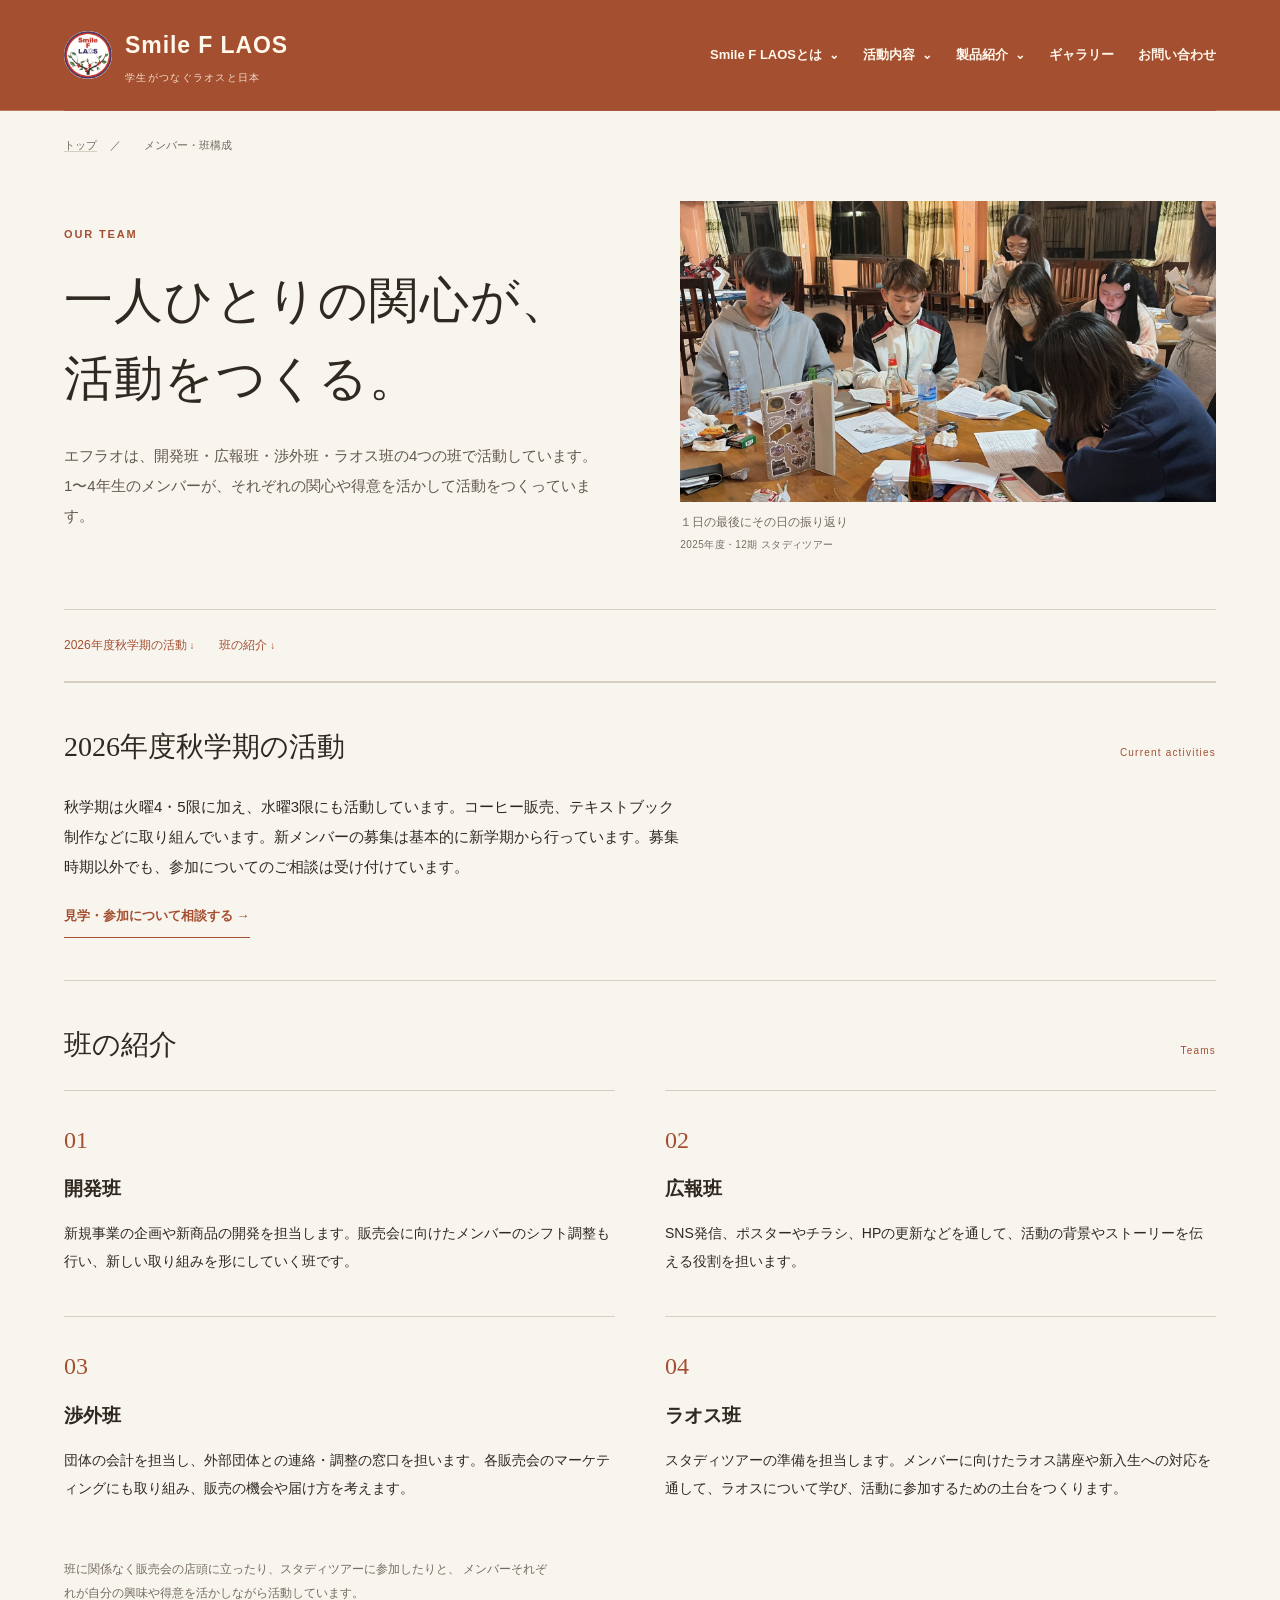
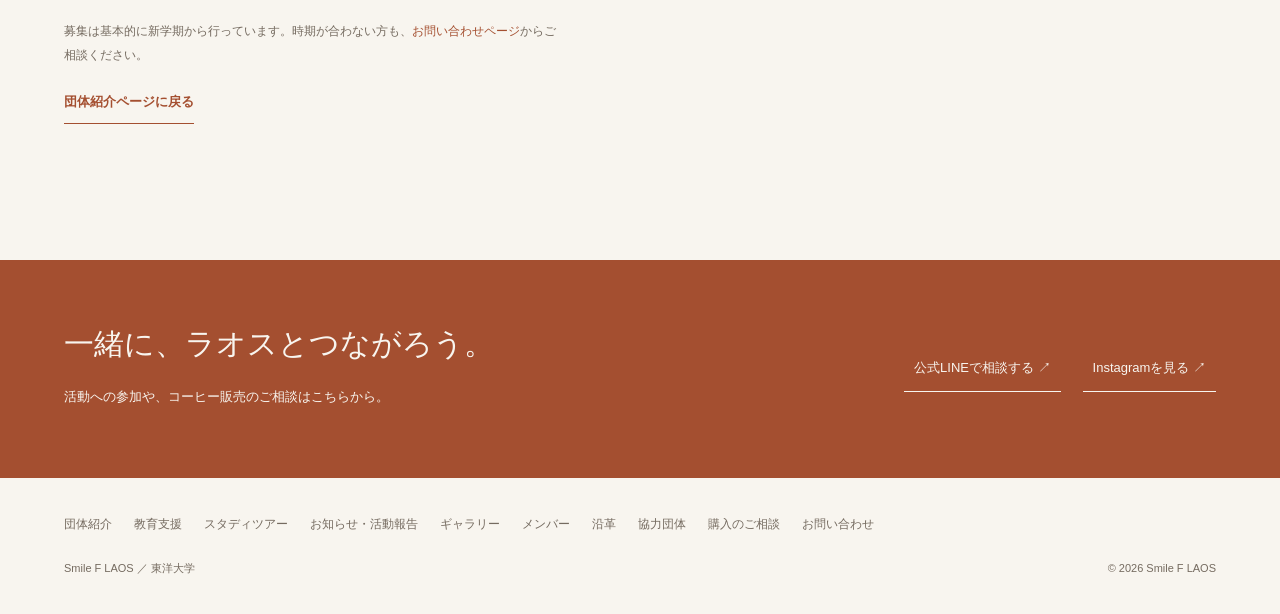
<file: members.html>
<!doctype html>
<html lang="ja">
<head>
<meta charset="utf-8">
<meta name="viewport" content="width=device-width,initial-scale=1">
<title>メンバー・班構成｜Smile F LAOS</title>
<meta name="description" content="Smile F LAOSのメンバー・班構成をご紹介します。">
<script src="assets/js/page-start.js">
</script>
<link rel="stylesheet" href="assets/css/site.css?v=20261024-content">
<link rel="stylesheet" href="assets/css/pages.css">
<link rel="stylesheet" href="assets/css/content-round.css?v=20261024">
<!-- Sharing metadata -->
<link rel="canonical" href="https://smile-f-laos.github.io/Flao-hp/members.html">
<meta property="og:type" content="website">
<meta property="og:site_name" content="Smile F LAOS">
<meta property="og:locale" content="ja_JP">
<meta property="og:title" content="メンバー・班構成｜Smile F LAOS">
<meta property="og:description" content="Smile F LAOSのメンバー・班構成をご紹介します。">
<meta property="og:url" content="https://smile-f-laos.github.io/Flao-hp/members.html">
<meta property="og:image" content="https://smile-f-laos.github.io/Flao-hp/assets/images/sharing/og-default.jpg">
<meta property="og:image:secure_url" content="https://smile-f-laos.github.io/Flao-hp/assets/images/sharing/og-default.jpg">
<meta property="og:image:type" content="image/jpeg">
<meta property="og:image:width" content="1200">
<meta property="og:image:height" content="630">
<meta property="og:image:alt" content="Smile F LAOS 学生がつなぐラオスと日本。ラオスでの活動写真。">
<script type="application/ld+json">{"@context": "https://schema.org", "@type": "BreadcrumbList", "itemListElement": [{"@type": "ListItem", "position": 1, "name": "トップ", "item": "https://smile-f-laos.github.io/Flao-hp/"}, {"@type": "ListItem", "position": 2, "name": "メンバー・班構成", "item": "https://smile-f-laos.github.io/Flao-hp/members.html"}]}</script>
<meta name="twitter:card" content="summary_large_image">
<meta name="twitter:title" content="メンバー・班構成｜Smile F LAOS">
<meta name="twitter:description" content="Smile F LAOSのメンバー・班構成をご紹介します。">
<meta name="twitter:image" content="https://smile-f-laos.github.io/Flao-hp/assets/images/sharing/og-default.jpg">
<link rel="icon" type="image/png" sizes="48x48" href="assets/images/brand/favicon-48.png">
<link rel="apple-touch-icon" sizes="180x180" href="assets/images/brand/apple-touch-icon.png">
<!-- /Sharing metadata -->
</head>
<body>
<a class="skip-link" href="#main-content">本文へ移動</a>
<div class="wrap">
<header>
<a class="brand" href="index.html">
<img src="assets/images/brand/logo.jpg" alt="エフラオのロゴ">
<div>
<b>Smile F LAOS</b>
<small>学生がつなぐラオスと日本</small>
</div>
</a>
<nav class="site-nav" aria-label="グローバルナビゲーション">
<details class="site-nav-group">
<summary>Smile F LAOSとは</summary>
<div class="site-subnav">
<a href="about.html">団体紹介</a>
<a href="members.html">構成・メンバー紹介</a>
<a href="history.html">エフラオの歩み</a>
<a href="about.html#about-laos">ラオス概要</a>
</div>
</details>
<details class="site-nav-group">
<summary>活動内容</summary>
<div class="site-subnav">
<a href="index.html#activities">主な活動</a>
<a href="coffee.html">コーヒー</a>
<a href="education.html">教育支援</a>
<a href="studytour.html">スタディツアー</a>
<a href="news.html">お知らせ</a>
</div>
</details>
<details class="site-nav-group">
<summary>製品紹介</summary>
<div class="site-subnav">
<a href="coffee.html">コーヒー</a>
<a href="order.html">購入のご相談</a>
</div>
</details>
<a href="gallery.html">ギャラリー</a>
<a href="contact.html">お問い合わせ</a>
</nav>
</header>
</div>
<main class="page-main members" id="main-content">

  <nav class="breadcrumbs" aria-label="現在の位置">
<a href="index.html">トップ</a>
<span>／</span>
<span>メンバー・班構成</span>
</nav>
<section class="page-hero">
<div class="page-hero-grid">
<div>
<p class="page-kicker">OUR TEAM</p>
<h1 class="page-title">一人ひとりの関心が、<br>活動をつくる。</h1>
<p class="page-lead">エフラオは、開発班・広報班・渉外班・ラオス班の4つの班で活動しています。1〜4年生のメンバーが、それぞれの関心や得意を活かして活動をつくっています。</p>
  </div>
<figure class="page-cover tour-cover"><img src="assets/images/study-tour/2025/team-discussion.jpg" alt="１日の最後にその日の振り返り" width="1600" height="900" fetchpriority="high" decoding="async"><figcaption>１日の最後にその日の振り返り<span>2025年度・12期 スタディツアー</span></figcaption></figure></div>
</section>
<nav class="page-index" aria-label="このページの内容">
<a href="#members-section-1">2026年度秋学期の活動</a>
<a href="#members-section-2">班の紹介</a>
</nav>
<section class="section" id="members-section-1">
<div class="section-header">
<h2 class="section-title">2026年度秋学期の活動</h2>
<div class="section-sub">Current activities</div>
</div>
<p>秋学期は火曜4・5限に加え、水曜3限にも活動しています。コーヒー販売、テキストブック制作などに取り組んでいます。新メンバーの募集は基本的に新学期から行っています。募集時期以外でも、参加についてのご相談は受け付けています。</p>
<a class="activity-link" href="contact.html">見学・参加について相談する →</a>
</section>

  <section class="section" id="members-section-2">
    <div class="section-header">
      <h2 class="section-title">班の紹介</h2>
      <div class="section-sub">Teams</div>
    </div>

    <div class="team-grid">
      <div class="team-card">
        <span class="team-number" aria-hidden="true">01</span>
<h3>開発班</h3>
        <p>新規事業の企画や新商品の開発を担当します。販売会に向けたメンバーのシフト調整も行い、新しい取り組みを形にしていく班です。</p>
      </div>

      <div class="team-card">
        <span class="team-number" aria-hidden="true">02</span>
<h3>広報班</h3>
        <p>SNS発信、ポスターやチラシ、HPの更新などを通して、活動の背景やストーリーを伝える役割を担います。</p>
      </div>

      <div class="team-card">
        <span class="team-number" aria-hidden="true">03</span>
<h3>渉外班</h3>
        <p>団体の会計を担当し、外部団体との連絡・調整の窓口を担います。各販売会のマーケティングにも取り組み、販売の機会や届け方を考えます。</p>
      </div>

      <div class="team-card">
        <span class="team-number" aria-hidden="true">04</span>
<h3>ラオス班</h3>
        <p>スタディツアーの準備を担当します。メンバーに向けたラオス講座や新入生への対応を通して、ラオスについて学び、活動に参加するための土台をつくります。</p>
      </div>
    </div>

    <p class="note-text">
      班に関係なく販売会の店頭に立ったり、スタディツアーに参加したりと、
      メンバーそれぞれが自分の興味や得意を活かしながら活動しています。
    </p>

    <p class="note-text">
      募集は基本的に新学期から行っています。時期が合わない方も、<a href="contact.html">お問い合わせページ</a>からご相談ください。
    </p>

    <p>
      <a href="about.html" class="back-link">団体紹介ページに戻る</a>
    </p>
  </section>

</main>

<section class="join" id="contact">
<div>
<h2>一緒に、ラオスとつながろう。</h2>
<p>活動への参加や、コーヒー販売のご相談はこちらから。</p>
</div>
<div class="contact-links">
<a href="https://lin.ee/xcI0PXX" target="_blank" rel="noopener noreferrer">公式LINEで相談する ↗</a>
<a href="https://www.instagram.com/smile_f_laos?igsh=MWttajM1NHFvYXE2eQ==" target="_blank" rel="noopener noreferrer">Instagramを見る ↗</a>
</div>
</section>
<footer class="wrap">
<nav class="footer-nav" aria-label="サイト内のページ">
<a href="about.html">団体紹介</a>
<a href="education.html">教育支援</a>
<a href="studytour.html">スタディツアー</a>
<a href="news.html">お知らせ・活動報告</a>
<a href="gallery.html">ギャラリー</a>
<a href="members.html">メンバー</a>
<a href="history.html">沿革</a>
<a href="partners.html">協力団体</a>
<a href="order.html">購入のご相談</a>
<a href="contact.html">お問い合わせ</a>
</nav>
<span>Smile F LAOS ／ 東洋大学</span>
<span>© 2026 Smile F LAOS</span>
</footer>
<script src="assets/js/navigation.js?v=20261023-top" defer>
</script>
<script src="assets/js/pages.js" defer>
</script>
</body>
</html>
</file>
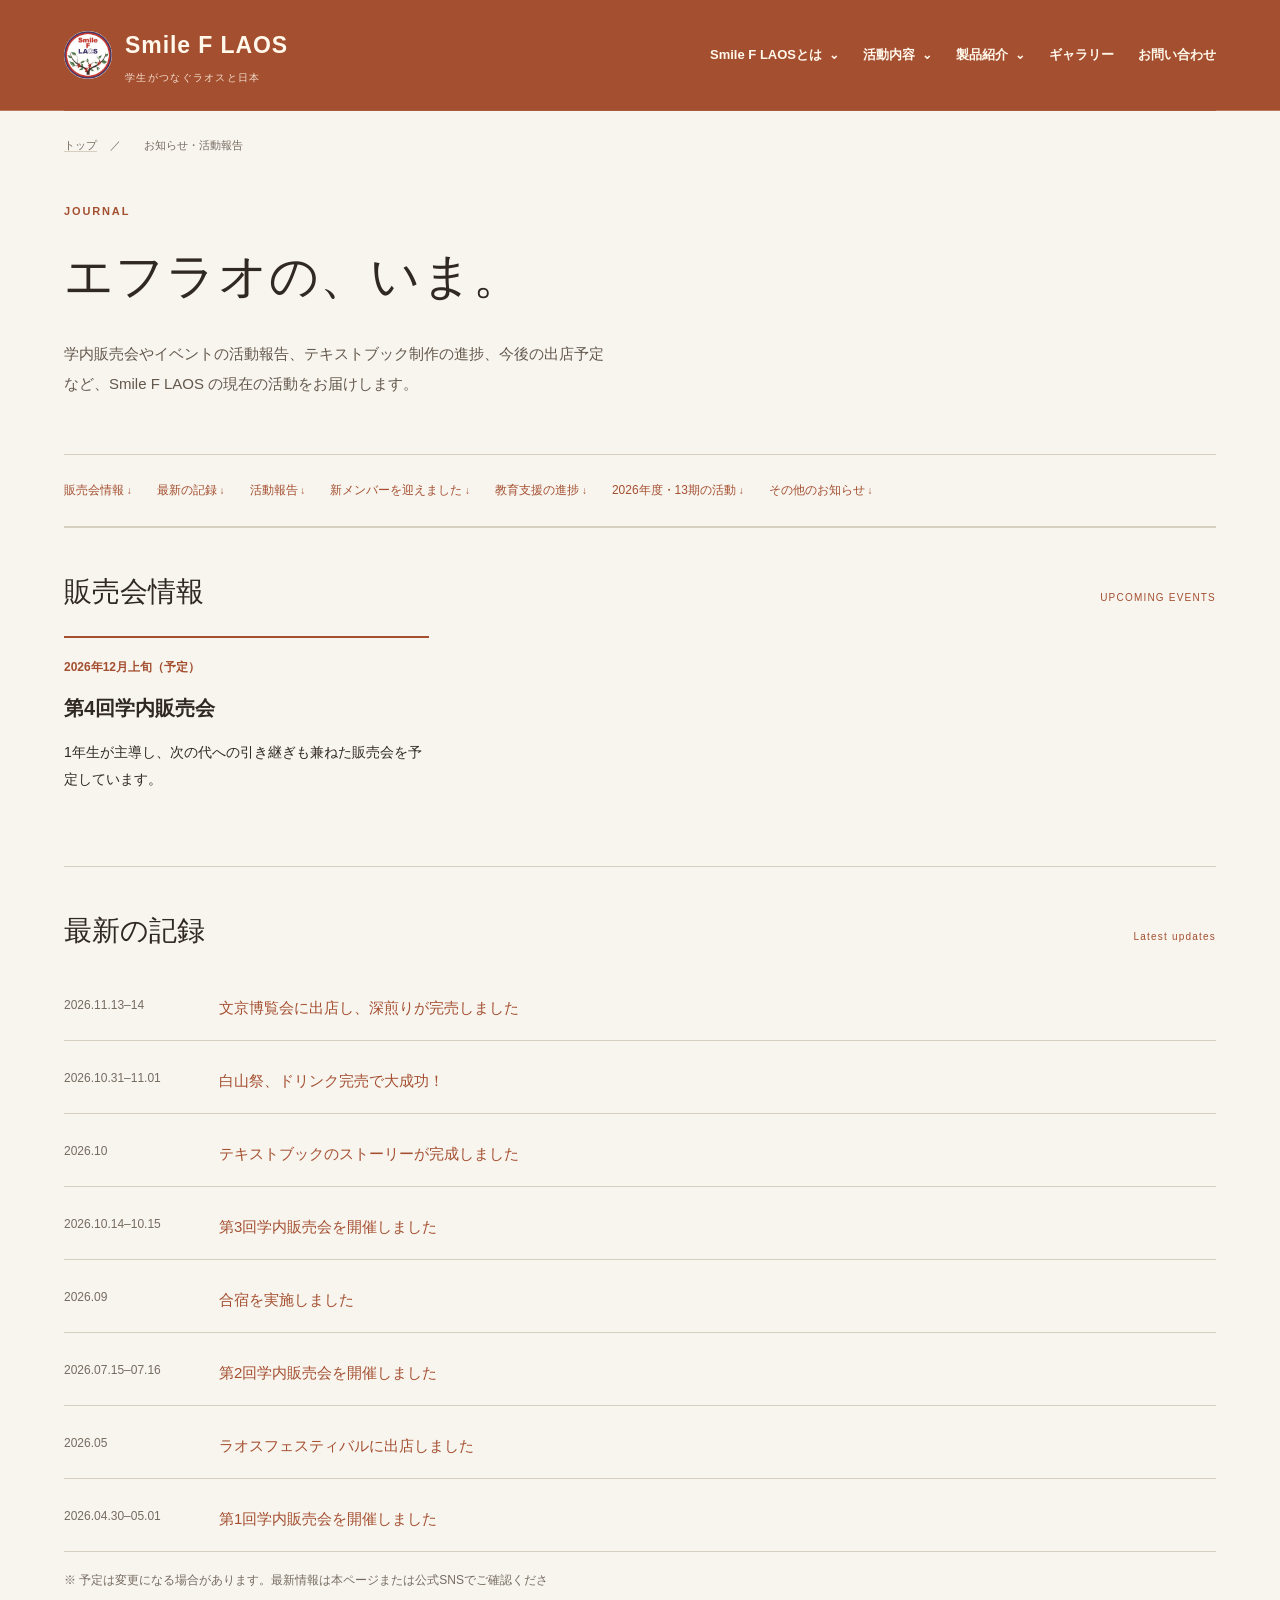
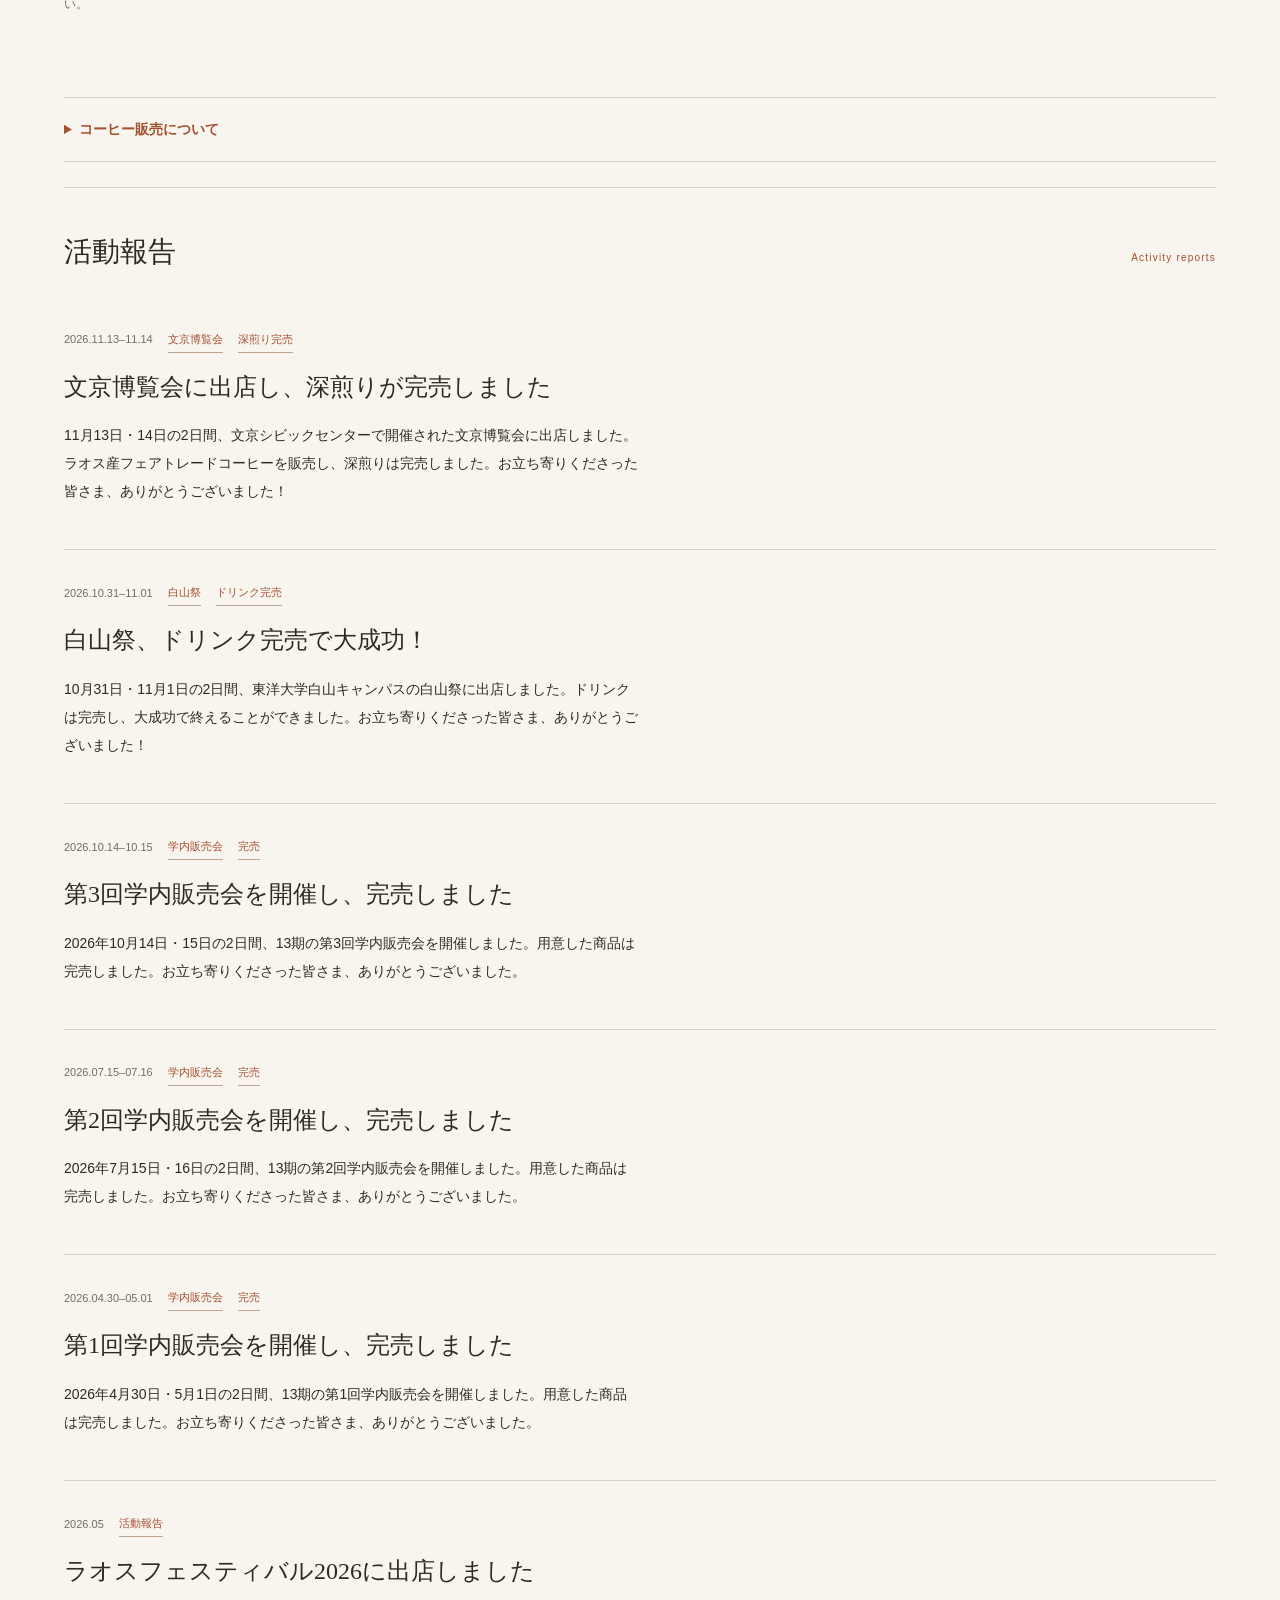
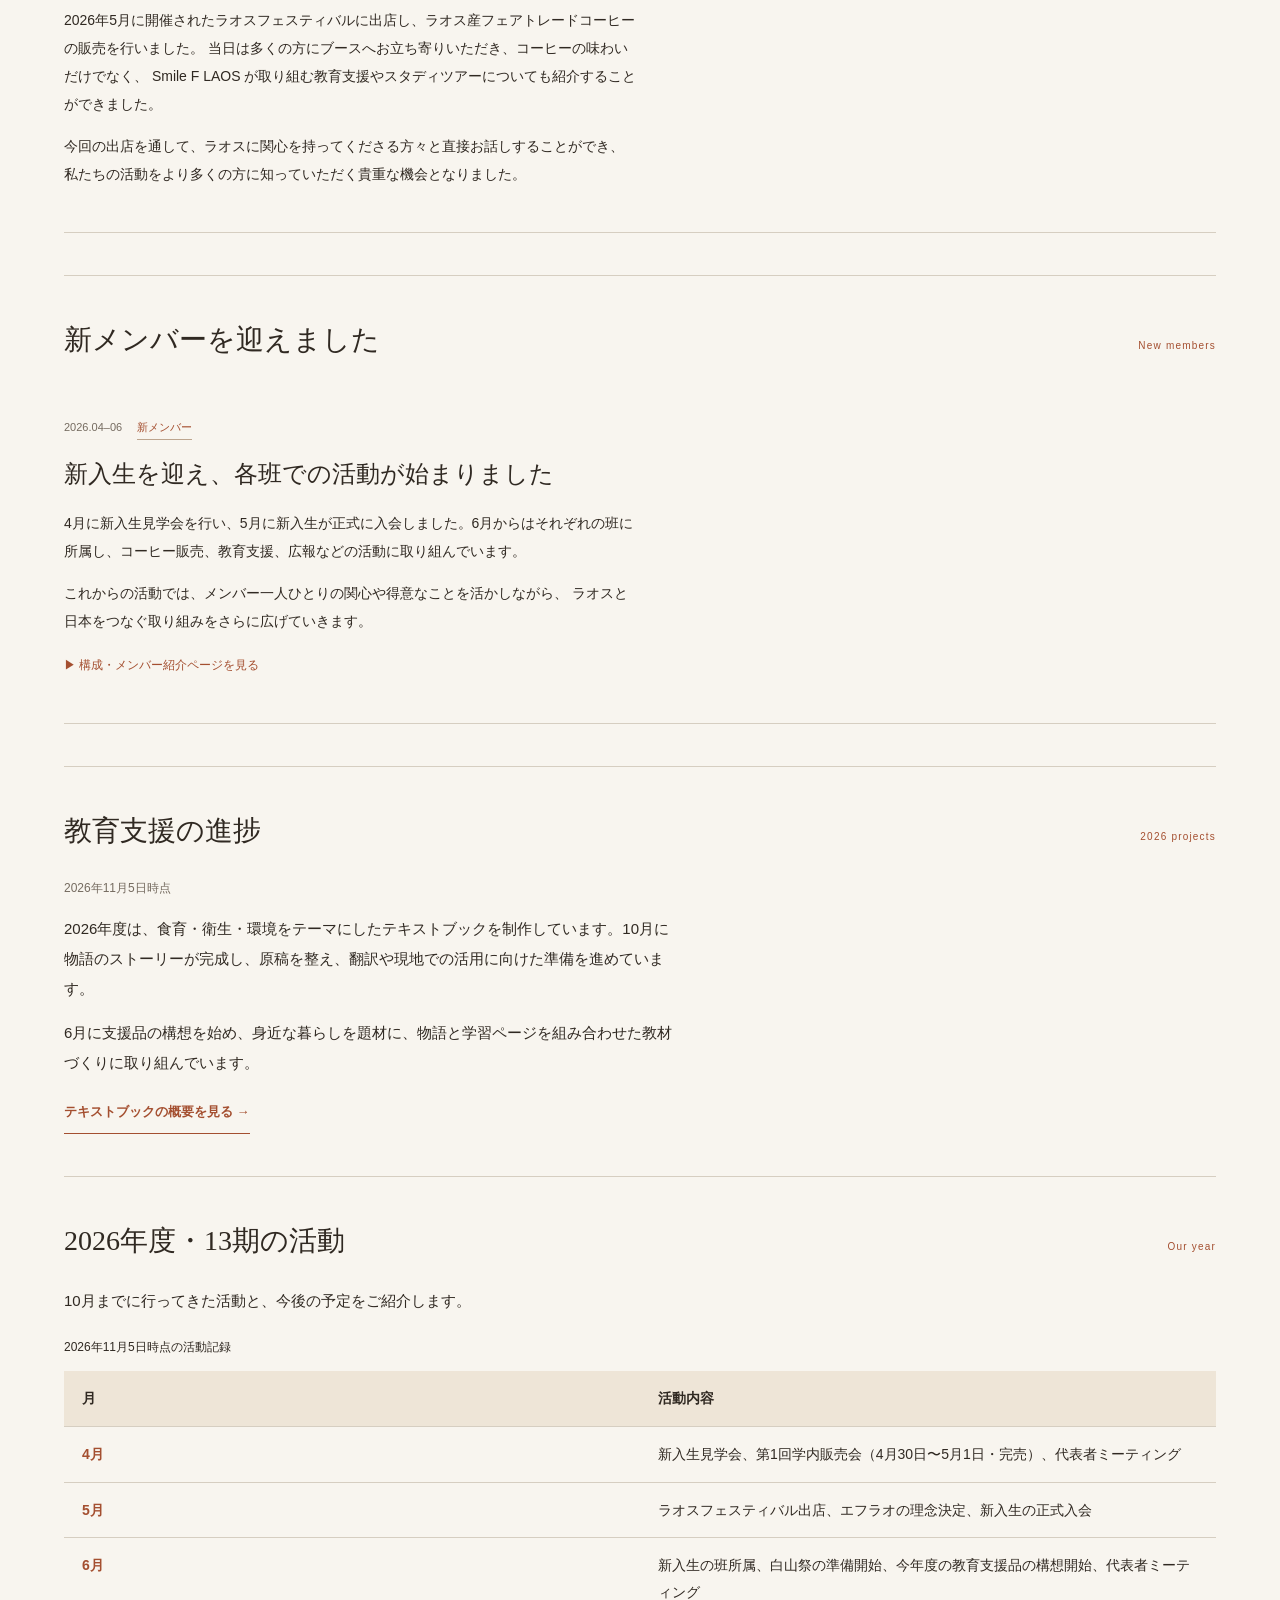
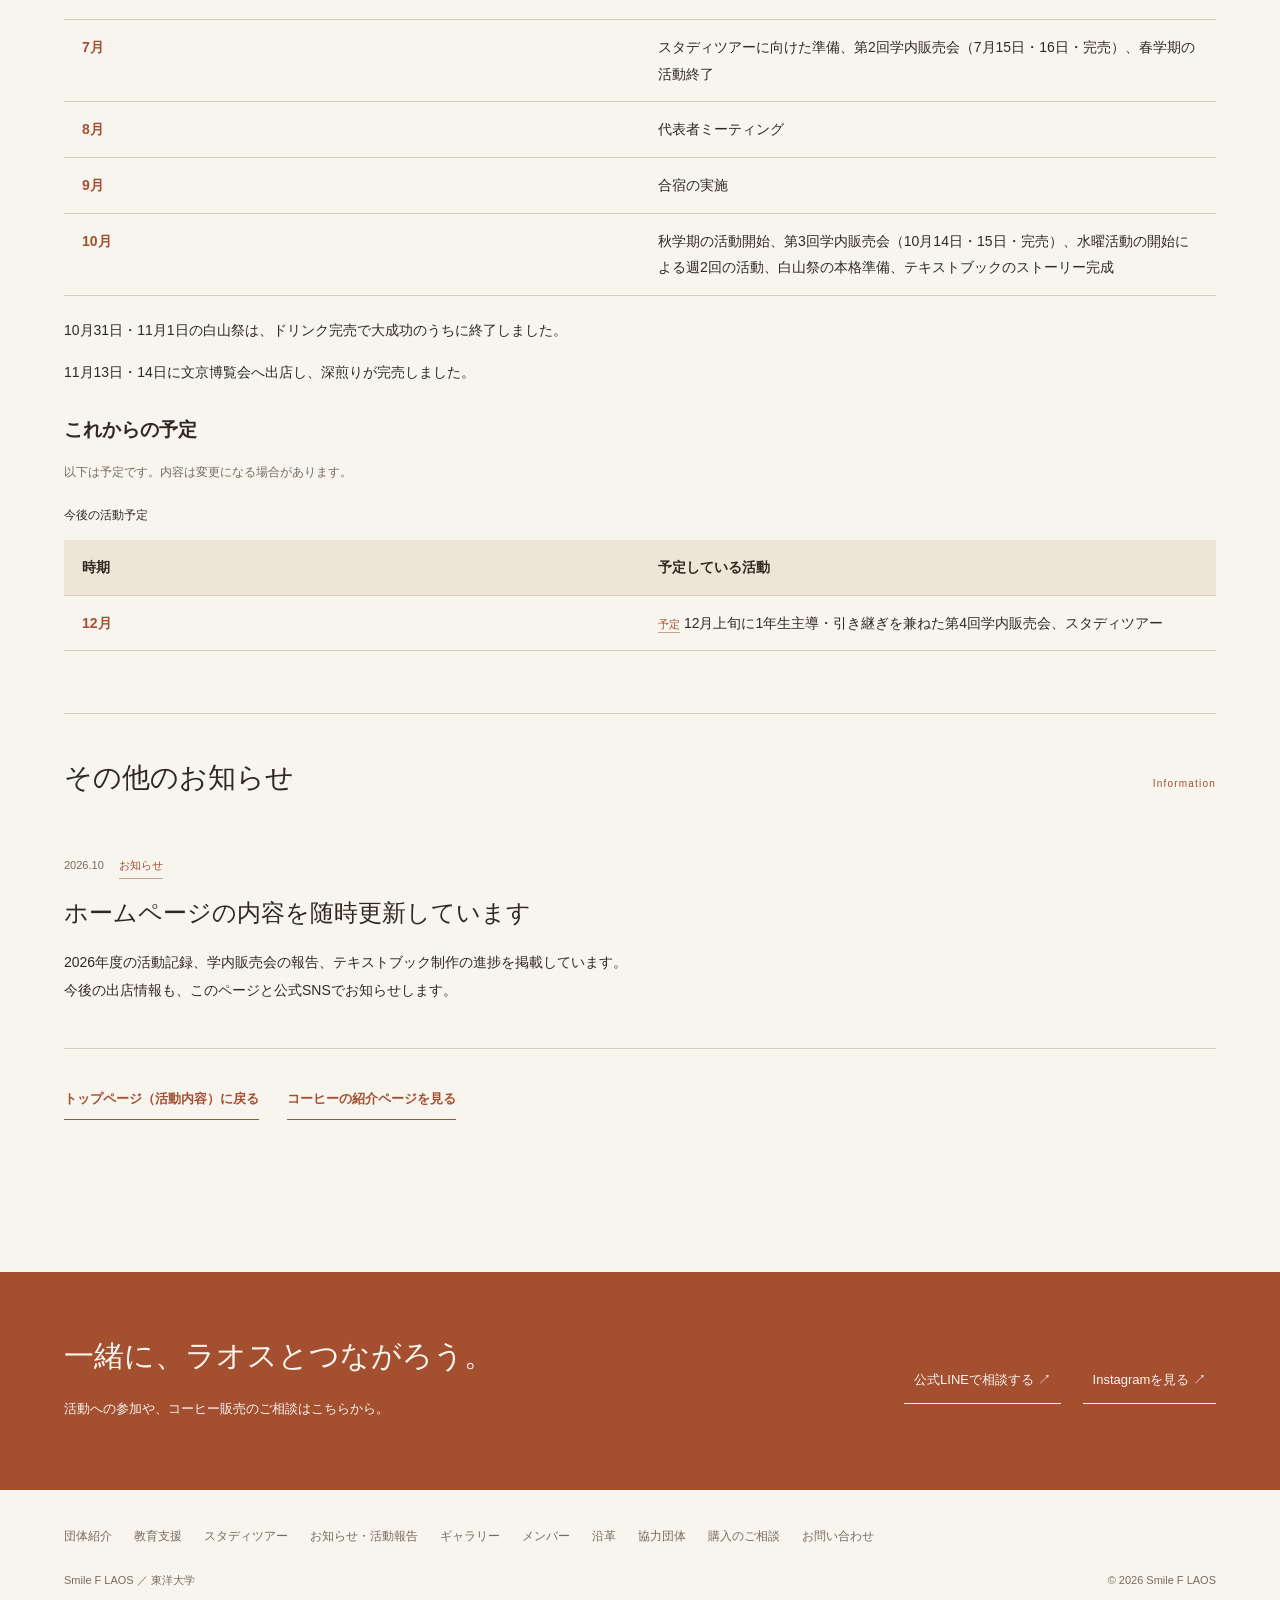
<file: news.html>
<!doctype html>
<html lang="ja">
<head>
<meta charset="utf-8">
<meta name="viewport" content="width=device-width,initial-scale=1">
<title>お知らせ｜Smile F LAOS</title>
<meta name="description" content="Smile F LAOSのお知らせ・活動報告をご紹介します。">
<script src="assets/js/page-start.js">
</script>
<link rel="stylesheet" href="assets/css/site.css?v=20261024-content">
<link rel="stylesheet" href="assets/css/pages.css">
<link rel="stylesheet" href="assets/css/content-round.css?v=20261024">
<!-- Sharing metadata -->
<link rel="canonical" href="https://smile-f-laos.github.io/Flao-hp/news.html">
<meta property="og:type" content="website">
<meta property="og:site_name" content="Smile F LAOS">
<meta property="og:locale" content="ja_JP">
<meta property="og:title" content="お知らせ｜Smile F LAOS">
<meta property="og:description" content="Smile F LAOSのお知らせ・活動報告をご紹介します。">
<meta property="og:url" content="https://smile-f-laos.github.io/Flao-hp/news.html">
<meta property="og:image" content="https://smile-f-laos.github.io/Flao-hp/assets/images/sharing/og-default.jpg">
<meta property="og:image:secure_url" content="https://smile-f-laos.github.io/Flao-hp/assets/images/sharing/og-default.jpg">
<meta property="og:image:type" content="image/jpeg">
<meta property="og:image:width" content="1200">
<meta property="og:image:height" content="630">
<meta property="og:image:alt" content="Smile F LAOS 学生がつなぐラオスと日本。ラオスでの活動写真。">
<script type="application/ld+json">{"@context": "https://schema.org", "@type": "BreadcrumbList", "itemListElement": [{"@type": "ListItem", "position": 1, "name": "トップ", "item": "https://smile-f-laos.github.io/Flao-hp/"}, {"@type": "ListItem", "position": 2, "name": "お知らせ", "item": "https://smile-f-laos.github.io/Flao-hp/news.html"}]}</script>
<meta name="twitter:card" content="summary_large_image">
<meta name="twitter:title" content="お知らせ｜Smile F LAOS">
<meta name="twitter:description" content="Smile F LAOSのお知らせ・活動報告をご紹介します。">
<meta name="twitter:image" content="https://smile-f-laos.github.io/Flao-hp/assets/images/sharing/og-default.jpg">
<link rel="icon" type="image/png" sizes="48x48" href="assets/images/brand/favicon-48.png">
<link rel="apple-touch-icon" sizes="180x180" href="assets/images/brand/apple-touch-icon.png">
<!-- /Sharing metadata -->
</head>
<body>
<a class="skip-link" href="#main-content">本文へ移動</a>
<div class="wrap">
<header>
<a class="brand" href="index.html">
<img src="assets/images/brand/logo.jpg" alt="エフラオのロゴ">
<div>
<b>Smile F LAOS</b>
<small>学生がつなぐラオスと日本</small>
</div>
</a>
<nav class="site-nav" aria-label="グローバルナビゲーション">
<details class="site-nav-group">
<summary>Smile F LAOSとは</summary>
<div class="site-subnav">
<a href="about.html">団体紹介</a>
<a href="members.html">構成・メンバー紹介</a>
<a href="history.html">エフラオの歩み</a>
<a href="about.html#about-laos">ラオス概要</a>
</div>
</details>
<details class="site-nav-group">
<summary>活動内容</summary>
<div class="site-subnav">
<a href="index.html#activities">主な活動</a>
<a href="coffee.html">コーヒー</a>
<a href="education.html">教育支援</a>
<a href="studytour.html">スタディツアー</a>
<a href="news.html">お知らせ</a>
</div>
</details>
<details class="site-nav-group">
<summary>製品紹介</summary>
<div class="site-subnav">
<a href="coffee.html">コーヒー</a>
<a href="order.html">購入のご相談</a>
</div>
</details>
<a href="gallery.html">ギャラリー</a>
<a href="contact.html">お問い合わせ</a>
</nav>
</header>
</div>
<main class="page-main news" id="main-content">
  <nav class="breadcrumbs" aria-label="現在の位置">
<a href="index.html">トップ</a>
<span>／</span>
<span>お知らせ・活動報告</span>
</nav>
<section class="page-hero">
<div class="page-hero-grid" style="grid-template-columns:1fr">
<div>
<p class="page-kicker">JOURNAL</p>
<h1 class="page-title">エフラオの、いま。</h1>
<p class="page-lead">
      学内販売会やイベントの活動報告、テキストブック制作の進捗、今後の出店予定など、Smile F LAOS の現在の活動をお届けします。
    </p>
  </div>
</div>
</section>
<nav class="page-index" aria-label="このページの内容">
<a href="#sales-schedule">販売会情報</a>
<a href="#all">最新の記録</a>
<a href="#reports">活動報告</a>
<a href="#members">新メンバーを迎えました</a>
<a href="#education-plan">教育支援の進捗</a>
<a href="#year-2026">2026年度・13期の活動</a>
<a href="#info">その他のお知らせ</a>
</nav>
<section class="section" id="sales-schedule"><div class="section-header"><h2>販売会情報</h2><span class="section-sub">UPCOMING EVENTS</span></div><div class="event-schedule"><article id="campus-sale-4"><p class="event-date">2026年12月上旬（予定）</p><h3>第4回学内販売会</h3><p>1年生が主導し、次の代への引き継ぎも兼ねた販売会を予定しています。</p></article></div></section><section class="section" id="all">
    <div class="section-header">
      <h2 class="section-title">最新の記録</h2>
      <div class="section-sub">Latest updates</div>
    </div>

    <ul class="news-index">
<li><time>2026.11.13–14</time><a href="#bunkyo-2026">文京博覧会に出店し、深煎りが完売しました</a></li>
<li><time>2026.10.31–11.01</time><a href="#hakusan2026">白山祭、ドリンク完売で大成功！</a></li>
<li>
<time>2026.10</time>
<a href="#education-plan">テキストブックのストーリーが完成しました</a>
</li>
<li>
<time>2026.10.14–10.15</time>
<a href="#campus-sale-3">第3回学内販売会を開催しました</a>
</li>
<li>
<time>2026.09</time>
<a href="#year-2026">合宿を実施しました</a>
</li>
<li>
<time>2026.07.15–07.16</time>
<a href="#campus-sale-2">第2回学内販売会を開催しました</a>
</li>
<li>
<time>2026.05</time>
<a href="#laos-festival-2026">ラオスフェスティバルに出店しました</a>
</li>
<li>
<time>2026.04.30–05.01</time>
<a href="#campus-sale-1">第1回学内販売会を開催しました</a>
</li>
</ul>
<p class="news-note">
      ※ 予定は変更になる場合があります。最新情報は本ページまたは公式SNSでご確認ください。
    </p>
  </section>

  <details class="page-details" id="coffee-events">
<summary>コーヒー販売について</summary>
<div class="sales-background">
    <div class="section-header">
      <h2 class="section-title">販売会情報</h2>
      <div class="section-sub">Coffee events</div>
    </div>

    <p class="small-lead">
      Smile F LAOS では、ラオス産フェアトレードコーヒーの販売を通して、ラオスコーヒーの魅力を広めるとともに、
      活動で得た収益の一部を教育支援につなげています。
    </p>

    <p class="news-body">11月13日・14日の文京博覧会への出店は終了しました。次回は12月上旬に第4回学内販売会を予定しています。</p>
    <p class="news-more">
<a href="#bunkyo-2026">▶ 文京博覧会の活動報告を見る</a>
</p>
    <p class="news-more">
<a href="contact.html">▶ 公式SNS・お問い合わせを見る</a>
</p>
    <p class="news-more">
<a href="order.html">▶ コーヒーの購入について相談する</a>
</p>
  </div>

  </details>
<section class="section" id="reports">
    <div class="section-header">
      <h2 class="section-title">活動報告</h2>
      <div class="section-sub">Activity reports</div>
    </div>

    <div class="news-list">
<article class="news-card activity-section" id="bunkyo-2026">
<div class="news-meta"><span class="news-date"><time datetime="2026-11-13">2026.11.13</time>–<time datetime="2026-11-14">11.14</time></span><span class="news-category category-report">文京博覧会</span><span class="activity-status">深煎り完売</span></div>
<h3 class="news-title">文京博覧会に出店し、深煎りが完売しました</h3>
<p class="news-body">11月13日・14日の2日間、文京シビックセンターで開催された文京博覧会に出店しました。ラオス産フェアトレードコーヒーを販売し、深煎りは完売しました。お立ち寄りくださった皆さま、ありがとうございました！</p>
</article>
<article class="news-card activity-section" id="hakusan2026">
<div class="news-meta"><span class="news-date"><time datetime="2026-10-31">2026.10.31</time>–<time datetime="2026-11-01">11.01</time></span><span class="news-category category-report">白山祭</span><span class="activity-status">ドリンク完売</span></div>
<h3 class="news-title">白山祭、ドリンク完売で大成功！</h3>
<p class="news-body">10月31日・11月1日の2日間、東洋大学白山キャンパスの白山祭に出店しました。ドリンクは完売し、大成功で終えることができました。お立ち寄りくださった皆さま、ありがとうございました！</p>

</article>
      <article class="news-card activity-section" id="campus-sale-3">
        <div class="news-meta">
<span class="news-date">
<time datetime="2026-10-14">2026.10.14</time>–<time datetime="2026-10-15">10.15</time>
</span>
<span class="news-category category-report">学内販売会</span>
<span class="activity-status">完売</span>
</div>
        <h3 class="news-title">第3回学内販売会を開催し、完売しました</h3>
        <p class="news-body">2026年10月14日・15日の2日間、13期の第3回学内販売会を開催しました。用意した商品は完売しました。お立ち寄りくださった皆さま、ありがとうございました。</p>
      </article>
      <article class="news-card activity-section" id="campus-sale-2">
        <div class="news-meta">
<span class="news-date">
<time datetime="2026-07-15">2026.07.15</time>–<time datetime="2026-07-16">07.16</time>
</span>
<span class="news-category category-report">学内販売会</span>
<span class="activity-status">完売</span>
</div>
        <h3 class="news-title">第2回学内販売会を開催し、完売しました</h3>
        <p class="news-body">2026年7月15日・16日の2日間、13期の第2回学内販売会を開催しました。用意した商品は完売しました。お立ち寄りくださった皆さま、ありがとうございました。</p>
      </article>
      <article class="news-card activity-section" id="campus-sale-1">
        <div class="news-meta">
<span class="news-date">
<time datetime="2026-04-30">2026.04.30</time>–<time datetime="2026-05-01">05.01</time>
</span>
<span class="news-category category-report">学内販売会</span>
<span class="activity-status">完売</span>
</div>
        <h3 class="news-title">第1回学内販売会を開催し、完売しました</h3>
        <p class="news-body">2026年4月30日・5月1日の2日間、13期の第1回学内販売会を開催しました。用意した商品は完売しました。お立ち寄りくださった皆さま、ありがとうございました。</p>
      </article>
      <article class="news-card activity-section" id="laos-festival-2026">
        <div class="news-meta">
          <span class="news-date">2026.05</span>
          <span class="news-category category-report">活動報告</span>
        </div>
        <div class="news-title">
          ラオスフェスティバル2026に出店しました
        </div>
        <p class="news-body">
          2026年5月に開催されたラオスフェスティバルに出店し、ラオス産フェアトレードコーヒーの販売を行いました。
          当日は多くの方にブースへお立ち寄りいただき、コーヒーの味わいだけでなく、
          Smile F LAOS が取り組む教育支援やスタディツアーについても紹介することができました。
        </p>
        <p class="news-body">
          今回の出店を通して、ラオスに関心を持ってくださる方々と直接お話しすることができ、
          私たちの活動をより多くの方に知っていただく貴重な機会となりました。
        </p>
      </article>
    </div>
  </section>

  <section class="section" id="members">
    <div class="section-header">
      <h2 class="section-title">新メンバーを迎えました</h2>
      <div class="section-sub">New members</div>
    </div>

    <div class="news-list">
      <article class="news-card">
        <div class="news-meta">
          <span class="news-date">2026.04–06</span>
          <span class="news-category category-member">新メンバー</span>
        </div>
        <div class="news-title">
          新入生を迎え、各班での活動が始まりました
        </div>
        <p class="news-body">
          4月に新入生見学会を行い、5月に新入生が正式に入会しました。6月からはそれぞれの班に所属し、コーヒー販売、教育支援、広報などの活動に取り組んでいます。
        </p>
        <p class="news-body">
          これからの活動では、メンバー一人ひとりの関心や得意なことを活かしながら、
          ラオスと日本をつなぐ取り組みをさらに広げていきます。
        </p>
        <p class="news-more">
          <a href="members.html">▶ 構成・メンバー紹介ページを見る</a>
        </p>
      </article>
    </div>
  </section>

  <section class="section activity-section" id="education-plan">
<div class="section-header">
<h2 class="section-title">教育支援の進捗</h2>
<div class="section-sub">2026 projects</div>
</div>
<p class="activity-note">2026年11月5日時点</p>
<p>2026年度は、食育・衛生・環境をテーマにしたテキストブックを制作しています。10月に物語のストーリーが完成し、原稿を整え、翻訳や現地での活用に向けた準備を進めています。</p>
<p>6月に支援品の構想を始め、身近な暮らしを題材に、物語と学習ページを組み合わせた教材づくりに取り組んでいます。</p>
<a class="activity-link" href="education.html#project-2026">テキストブックの概要を見る →</a>
</section>

  <section class="section activity-section" id="year-2026">
<div class="section-header">
<h2 class="section-title">2026年度・13期の活動</h2>
<div class="section-sub">Our year</div>
</div>
<p>10月までに行ってきた活動と、今後の予定をご紹介します。</p>
    <table class="activity-table">
<caption>2026年11月5日時点の活動記録</caption>
<thead>
<tr>
<th scope="col">月</th>
<th scope="col">活動内容</th>
</tr>
</thead>
<tbody>
      <tr>
<th scope="row">4月</th>
<td>新入生見学会、第1回学内販売会（4月30日〜5月1日・完売）、代表者ミーティング</td>
</tr>
      <tr>
<th scope="row">5月</th>
<td>ラオスフェスティバル出店、エフラオの理念決定、新入生の正式入会</td>
</tr>
      <tr>
<th scope="row">6月</th>
<td>新入生の班所属、白山祭の準備開始、今年度の教育支援品の構想開始、代表者ミーティング</td>
</tr>
      <tr>
<th scope="row">7月</th>
<td>スタディツアーに向けた準備、第2回学内販売会（7月15日・16日・完売）、春学期の活動終了</td>
</tr>
      <tr>
<th scope="row">8月</th>
<td>代表者ミーティング</td>
</tr>
      <tr>
<th scope="row">9月</th>
<td>合宿の実施</td>
</tr>
      <tr>
<th scope="row">10月</th>
<td>秋学期の活動開始、第3回学内販売会（10月14日・15日・完売）、水曜活動の開始による週2回の活動、白山祭の本格準備、テキストブックのストーリー完成</td>
</tr>
    </tbody>
</table>
    <p class="news-body">10月31日・11月1日の白山祭は、ドリンク完売で大成功のうちに終了しました。</p>
    <p class="news-body">11月13日・14日に文京博覧会へ出店し、深煎りが完売しました。</p>
    <h3>これからの予定</h3>
<p class="activity-note">以下は予定です。内容は変更になる場合があります。</p>
    <table class="activity-table">
<caption>今後の活動予定</caption>
<thead>
<tr>
<th scope="col">時期</th>
<th scope="col">予定している活動</th>
</tr>
</thead>
<tbody>
      <tr>
<th scope="row">12月</th>
<td>
<span class="activity-status activity-status-planned">予定</span> 12月上旬に1年生主導・引き継ぎを兼ねた第4回学内販売会、スタディツアー</td>
</tr>
    </tbody>
</table>
  </section>

  <section class="section" id="info">
    <div class="section-header">
      <h2 class="section-title">その他のお知らせ</h2>
      <div class="section-sub">Information</div>
    </div>

    <div class="news-list">
      <article class="news-card">
        <div class="news-meta">
          <span class="news-date">2026.10</span>
          <span class="news-category">お知らせ</span>
        </div>
        <div class="news-title">
          ホームページの内容を随時更新しています
        </div>
        <p class="news-body">
          2026年度の活動記録、学内販売会の報告、テキストブック制作の進捗を掲載しています。
          今後の出店情報も、このページと公式SNSでお知らせします。
        </p>
      </article>
    </div>

    <div class="page-links">
      <a href="index.html#activities" class="back-link">トップページ（活動内容）に戻る</a>
      <a href="coffee.html" class="back-link back-link-main">コーヒーの紹介ページを見る</a>
    </div>
  </section>
</main>

<section class="join" id="contact">
<div>
<h2>一緒に、ラオスとつながろう。</h2>
<p>活動への参加や、コーヒー販売のご相談はこちらから。</p>
</div>
<div class="contact-links">
<a href="https://lin.ee/xcI0PXX" target="_blank" rel="noopener noreferrer">公式LINEで相談する ↗</a>
<a href="https://www.instagram.com/smile_f_laos?igsh=MWttajM1NHFvYXE2eQ==" target="_blank" rel="noopener noreferrer">Instagramを見る ↗</a>
</div>
</section>
<footer class="wrap">
<nav class="footer-nav" aria-label="サイト内のページ">
<a href="about.html">団体紹介</a>
<a href="education.html">教育支援</a>
<a href="studytour.html">スタディツアー</a>
<a href="news.html">お知らせ・活動報告</a>
<a href="gallery.html">ギャラリー</a>
<a href="members.html">メンバー</a>
<a href="history.html">沿革</a>
<a href="partners.html">協力団体</a>
<a href="order.html">購入のご相談</a>
<a href="contact.html">お問い合わせ</a>
</nav>
<span>Smile F LAOS ／ 東洋大学</span>
<span>© 2026 Smile F LAOS</span>
</footer>
<script src="assets/js/navigation.js?v=20261023-top" defer>
</script>
<script src="assets/js/pages.js" defer>
</script>
</body>
</html>
</file>
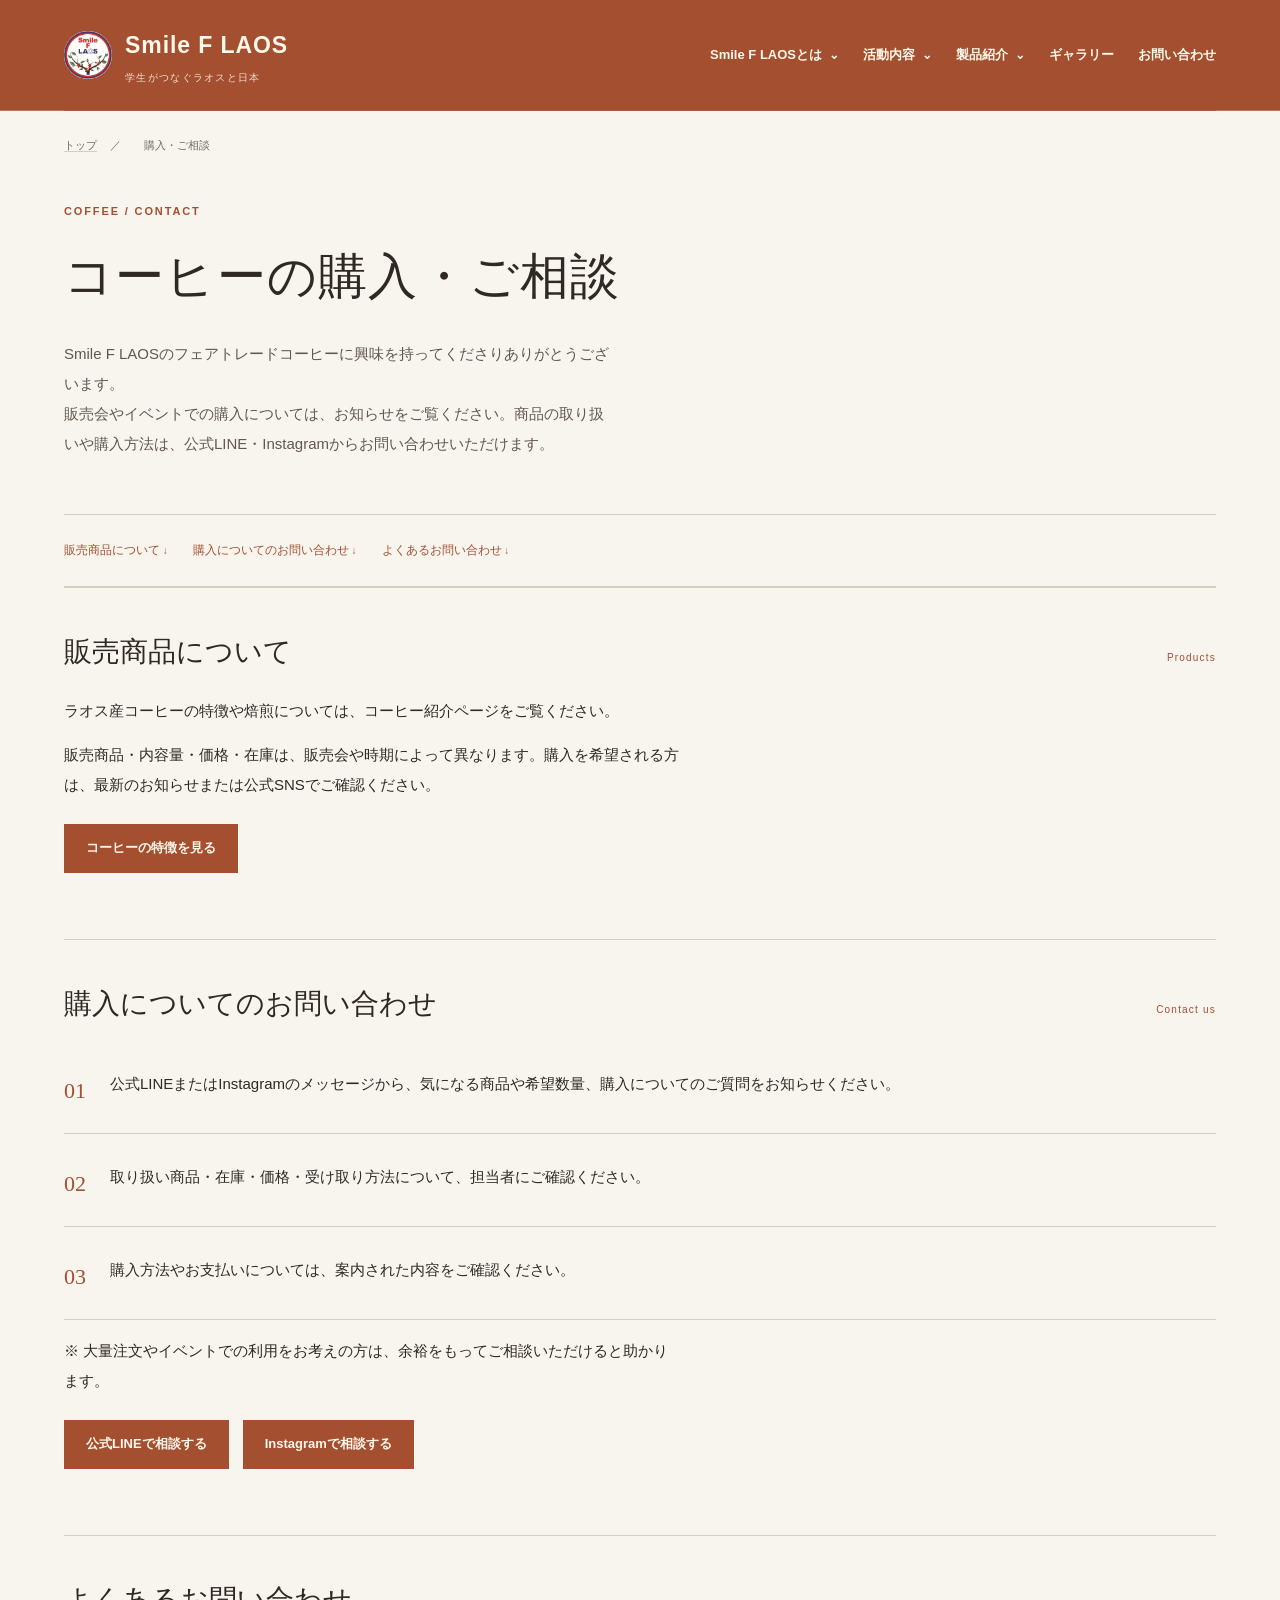
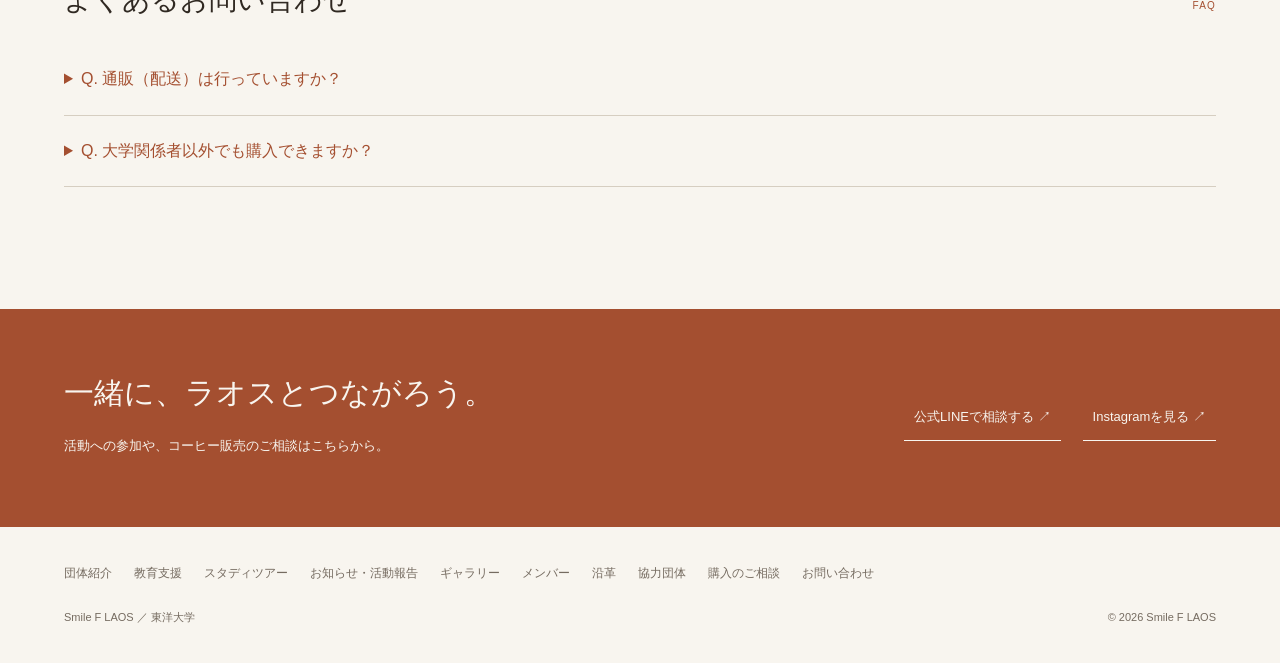
<file: order.html>
<!doctype html>
<html lang="ja">
<head>
<meta charset="utf-8">
<meta name="viewport" content="width=device-width,initial-scale=1">
<title>コーヒーの購入・ご相談｜Smile F LAOS</title>
<meta name="description" content="Smile F LAOSの購入・ご相談をご紹介します。">
<script src="assets/js/page-start.js">
</script>
<link rel="stylesheet" href="assets/css/site.css?v=20261024-content">
<link rel="stylesheet" href="assets/css/pages.css">
<link rel="stylesheet" href="assets/css/content-round.css?v=20261024">
<!-- Sharing metadata -->
<link rel="canonical" href="https://smile-f-laos.github.io/Flao-hp/order.html">
<meta property="og:type" content="website">
<meta property="og:site_name" content="Smile F LAOS">
<meta property="og:locale" content="ja_JP">
<meta property="og:title" content="コーヒーの購入・ご相談｜Smile F LAOS">
<meta property="og:description" content="Smile F LAOSの購入・ご相談をご紹介します。">
<meta property="og:url" content="https://smile-f-laos.github.io/Flao-hp/order.html">
<meta property="og:image" content="https://smile-f-laos.github.io/Flao-hp/assets/images/sharing/og-default.jpg">
<meta property="og:image:secure_url" content="https://smile-f-laos.github.io/Flao-hp/assets/images/sharing/og-default.jpg">
<meta property="og:image:type" content="image/jpeg">
<meta property="og:image:width" content="1200">
<meta property="og:image:height" content="630">
<meta property="og:image:alt" content="Smile F LAOS 学生がつなぐラオスと日本。ラオスでの活動写真。">
<script type="application/ld+json">{"@context": "https://schema.org", "@type": "BreadcrumbList", "itemListElement": [{"@type": "ListItem", "position": 1, "name": "トップ", "item": "https://smile-f-laos.github.io/Flao-hp/"}, {"@type": "ListItem", "position": 2, "name": "コーヒーの購入・ご相談", "item": "https://smile-f-laos.github.io/Flao-hp/order.html"}]}</script>
<meta name="twitter:card" content="summary_large_image">
<meta name="twitter:title" content="コーヒーの購入・ご相談｜Smile F LAOS">
<meta name="twitter:description" content="Smile F LAOSの購入・ご相談をご紹介します。">
<meta name="twitter:image" content="https://smile-f-laos.github.io/Flao-hp/assets/images/sharing/og-default.jpg">
<link rel="icon" type="image/png" sizes="48x48" href="assets/images/brand/favicon-48.png">
<link rel="apple-touch-icon" sizes="180x180" href="assets/images/brand/apple-touch-icon.png">
<!-- /Sharing metadata -->
</head>
<body>
<a class="skip-link" href="#main-content">本文へ移動</a>
<div class="wrap">
<header>
<a class="brand" href="index.html">
<img src="assets/images/brand/logo.jpg" alt="エフラオのロゴ">
<div>
<b>Smile F LAOS</b>
<small>学生がつなぐラオスと日本</small>
</div>
</a>
<nav class="site-nav" aria-label="グローバルナビゲーション">
<details class="site-nav-group">
<summary>Smile F LAOSとは</summary>
<div class="site-subnav">
<a href="about.html">団体紹介</a>
<a href="members.html">構成・メンバー紹介</a>
<a href="history.html">エフラオの歩み</a>
<a href="about.html#about-laos">ラオス概要</a>
</div>
</details>
<details class="site-nav-group">
<summary>活動内容</summary>
<div class="site-subnav">
<a href="index.html#activities">主な活動</a>
<a href="coffee.html">コーヒー</a>
<a href="education.html">教育支援</a>
<a href="studytour.html">スタディツアー</a>
<a href="news.html">お知らせ</a>
</div>
</details>
<details class="site-nav-group">
<summary>製品紹介</summary>
<div class="site-subnav">
<a href="coffee.html">コーヒー</a>
<a href="order.html">購入のご相談</a>
</div>
</details>
<a href="gallery.html">ギャラリー</a>
<a href="contact.html">お問い合わせ</a>
</nav>
</header>
</div>
<main class="page-main order" id="main-content">
    <nav class="breadcrumbs" aria-label="現在の位置">
<a href="index.html">トップ</a>
<span>／</span>
<span>購入・ご相談</span>
</nav>
<section class="page-hero">
<div class="page-hero-grid" style="grid-template-columns:1fr">
<div>
<p class="page-kicker">COFFEE / CONTACT</p>
<h1 class="page-title">コーヒーの購入・ご相談</h1>
<p class="page-lead">
        Smile F LAOSのフェアトレードコーヒーに興味を持ってくださりありがとうございます。<br>
        販売会やイベントでの購入については、お知らせをご覧ください。商品の取り扱いや購入方法は、公式LINE・Instagramからお問い合わせいただけます。
      </p>
    </div>
</div>
</section>
<nav class="page-index" aria-label="このページの内容">
<a href="#order-section-1">販売商品について</a>
<a href="#order-section-2">購入についてのお問い合わせ</a>
<a href="#order-section-3">よくあるお問い合わせ</a>
</nav>
<span id="bunkyo-order"></span><span id="hakusan2026"></span><span id="festival-menu"></span>
<section class="section" id="order-section-1">
      <div class="section-header">
        <h2 class="section-title">販売商品について</h2>
        <div class="section-sub">Products</div>
      </div>

      <p>ラオス産コーヒーの特徴や焙煎については、コーヒー紹介ページをご覧ください。</p>
      <p>販売商品・内容量・価格・在庫は、販売会や時期によって異なります。購入を希望される方は、最新のお知らせまたは公式SNSでご確認ください。</p>
      <div class="cta-center">
        <a href="coffee.html" class="btn-primary">コーヒーの特徴を見る</a>
      </div>
    </section>

    <section class="section" id="order-section-2">
      <div class="section-header">
        <h2 class="section-title">購入についてのお問い合わせ</h2>
        <div class="section-sub">Contact us</div>
      </div>
      <ul class="flow-list">
        <li class="flow-item">
          公式LINEまたはInstagramのメッセージから、気になる商品や希望数量、購入についてのご質問をお知らせください。
        </li>
        <li class="flow-item">
          取り扱い商品・在庫・価格・受け取り方法について、担当者にご確認ください。
        </li>
        <li class="flow-item">
          購入方法やお支払いについては、案内された内容をご確認ください。
        </li>
      </ul>
      <p>
        ※ 大量注文やイベントでの利用をお考えの方は、余裕をもってご相談いただけると助かります。
      </p>

      <div class="cta-center">
        <a href="https://lin.ee/xcI0PXX" class="btn-primary" target="_blank" rel="noopener noreferrer">公式LINEで相談する</a>
        <a href="https://www.instagram.com/smile_f_laos/" class="btn-primary" target="_blank" rel="noopener noreferrer">Instagramで相談する</a>
      </div>
    </section>

    <section class="section" id="order-section-3">
      <div class="section-header">
        <h2 class="section-title">よくあるお問い合わせ</h2>
        <div class="section-sub">FAQ</div>
      </div>
      <details class="faq-item">
<summary>Q. 通販（配送）は行っていますか？</summary>
<p>A. 配送の対応可否や受け取り方法は、公式LINEまたはInstagramからお問い合わせください。</p>
</details>
<details class="faq-item">
<summary>Q. 大学関係者以外でも購入できますか？</summary>
<p>A. 学園祭や学外イベントなど、一般の方もご参加いただける場で販売しています。最新情報は「お知らせ」やSNSをご覧ください。</p>
</details>
</section>
  </main>

  <section class="join" id="contact">
<div>
<h2>一緒に、ラオスとつながろう。</h2>
<p>活動への参加や、コーヒー販売のご相談はこちらから。</p>
</div>
<div class="contact-links">
<a href="https://lin.ee/xcI0PXX" target="_blank" rel="noopener noreferrer">公式LINEで相談する ↗</a>
<a href="https://www.instagram.com/smile_f_laos?igsh=MWttajM1NHFvYXE2eQ==" target="_blank" rel="noopener noreferrer">Instagramを見る ↗</a>
</div>
</section>
<footer class="wrap">
<nav class="footer-nav" aria-label="サイト内のページ">
<a href="about.html">団体紹介</a>
<a href="education.html">教育支援</a>
<a href="studytour.html">スタディツアー</a>
<a href="news.html">お知らせ・活動報告</a>
<a href="gallery.html">ギャラリー</a>
<a href="members.html">メンバー</a>
<a href="history.html">沿革</a>
<a href="partners.html">協力団体</a>
<a href="order.html">購入のご相談</a>
<a href="contact.html">お問い合わせ</a>
</nav>
<span>Smile F LAOS ／ 東洋大学</span>
<span>© 2026 Smile F LAOS</span>
</footer>
<script src="assets/js/navigation.js?v=20261023-top" defer>
</script>
<script src="assets/js/pages.js" defer>
</script>
</body>
</html>
</file>
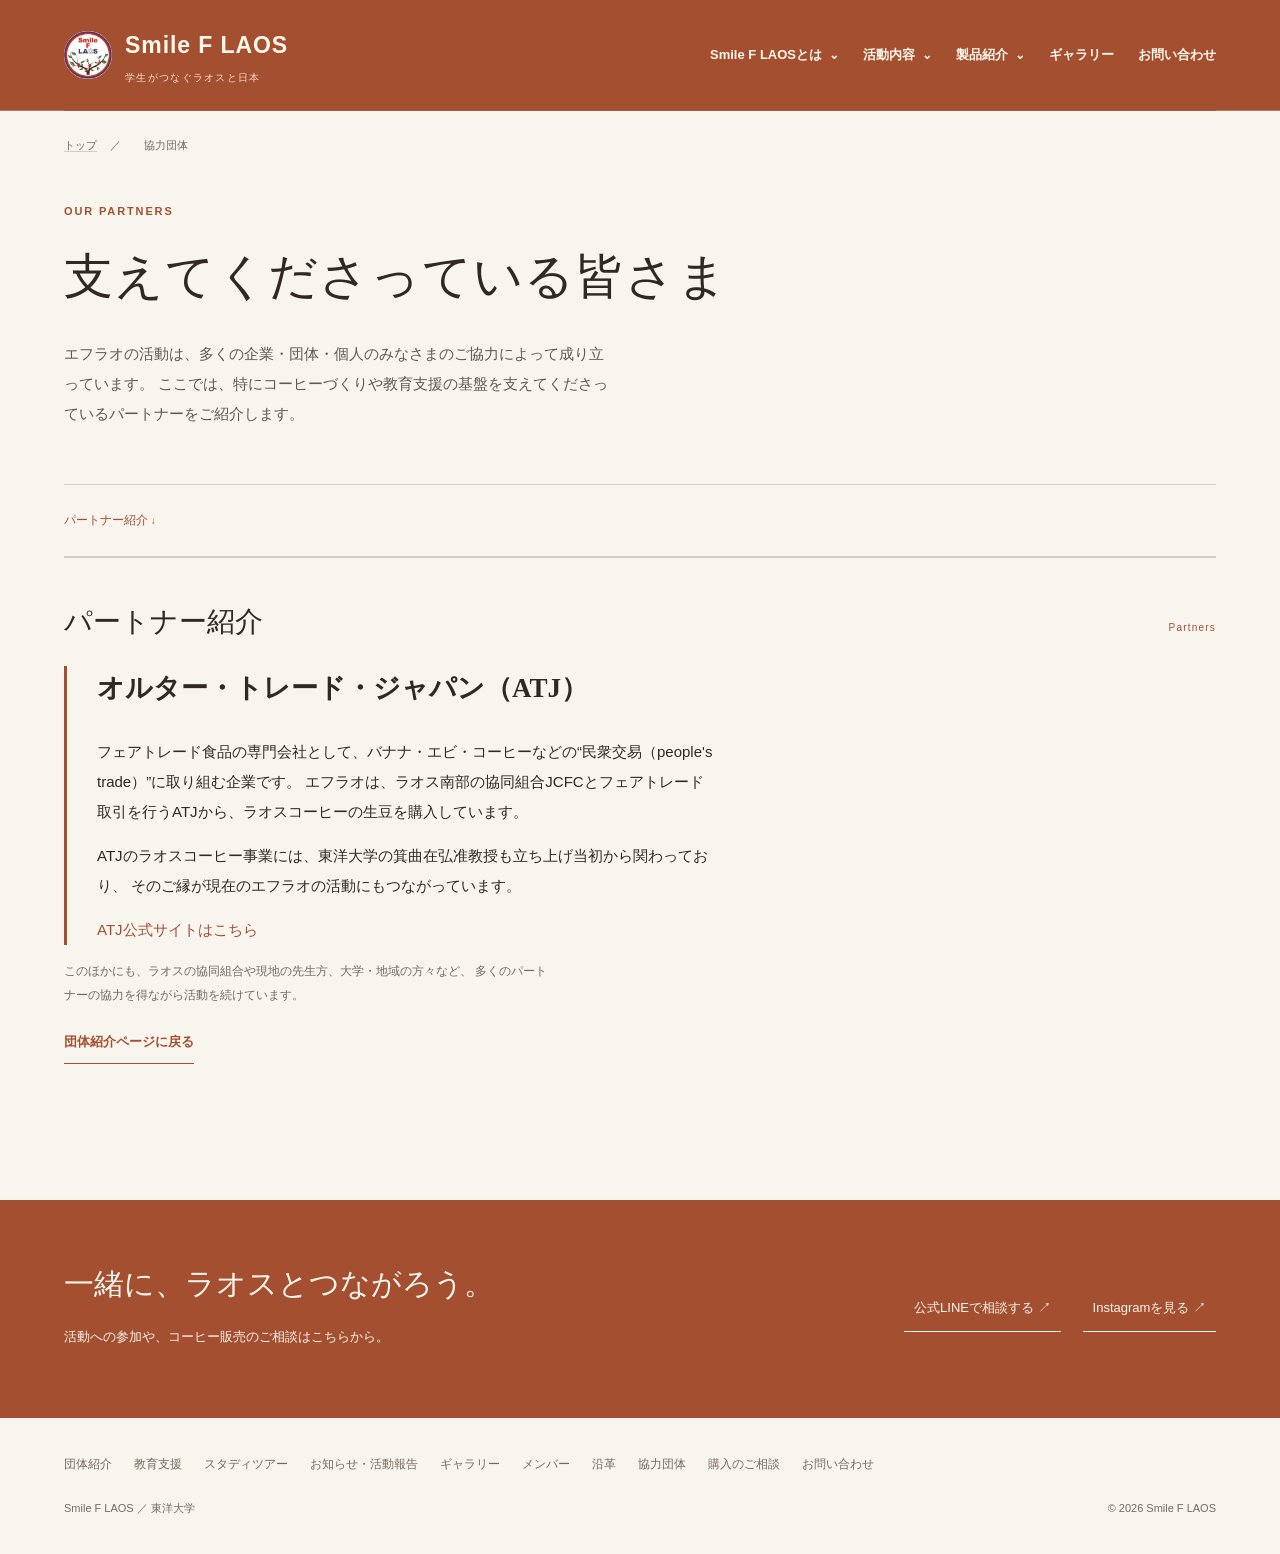
<file: partners.html>
<!doctype html>
<html lang="ja">
<head>
<meta charset="utf-8">
<meta name="viewport" content="width=device-width,initial-scale=1">
<title>支えてくださっている皆さま｜Smile F LAOS</title>
<meta name="description" content="Smile F LAOSの協力団体をご紹介します。">
<script src="assets/js/page-start.js">
</script>
<link rel="stylesheet" href="assets/css/site.css?v=20261024-content">
<link rel="stylesheet" href="assets/css/pages.css">
<link rel="stylesheet" href="assets/css/content-round.css?v=20261024">
<!-- Sharing metadata -->
<link rel="canonical" href="https://smile-f-laos.github.io/Flao-hp/partners.html">
<meta property="og:type" content="website">
<meta property="og:site_name" content="Smile F LAOS">
<meta property="og:locale" content="ja_JP">
<meta property="og:title" content="支えてくださっている皆さま｜Smile F LAOS">
<meta property="og:description" content="Smile F LAOSの協力団体をご紹介します。">
<meta property="og:url" content="https://smile-f-laos.github.io/Flao-hp/partners.html">
<meta property="og:image" content="https://smile-f-laos.github.io/Flao-hp/assets/images/sharing/og-default.jpg">
<meta property="og:image:secure_url" content="https://smile-f-laos.github.io/Flao-hp/assets/images/sharing/og-default.jpg">
<meta property="og:image:type" content="image/jpeg">
<meta property="og:image:width" content="1200">
<meta property="og:image:height" content="630">
<meta property="og:image:alt" content="Smile F LAOS 学生がつなぐラオスと日本。ラオスでの活動写真。">
<script type="application/ld+json">{"@context": "https://schema.org", "@type": "BreadcrumbList", "itemListElement": [{"@type": "ListItem", "position": 1, "name": "トップ", "item": "https://smile-f-laos.github.io/Flao-hp/"}, {"@type": "ListItem", "position": 2, "name": "支えてくださっている皆さま", "item": "https://smile-f-laos.github.io/Flao-hp/partners.html"}]}</script>
<meta name="twitter:card" content="summary_large_image">
<meta name="twitter:title" content="支えてくださっている皆さま｜Smile F LAOS">
<meta name="twitter:description" content="Smile F LAOSの協力団体をご紹介します。">
<meta name="twitter:image" content="https://smile-f-laos.github.io/Flao-hp/assets/images/sharing/og-default.jpg">
<link rel="icon" type="image/png" sizes="48x48" href="assets/images/brand/favicon-48.png">
<link rel="apple-touch-icon" sizes="180x180" href="assets/images/brand/apple-touch-icon.png">
<!-- /Sharing metadata -->
</head>
<body>
<a class="skip-link" href="#main-content">本文へ移動</a>
<div class="wrap">
<header>
<a class="brand" href="index.html">
<img src="assets/images/brand/logo.jpg" alt="エフラオのロゴ">
<div>
<b>Smile F LAOS</b>
<small>学生がつなぐラオスと日本</small>
</div>
</a>
<nav class="site-nav" aria-label="グローバルナビゲーション">
<details class="site-nav-group">
<summary>Smile F LAOSとは</summary>
<div class="site-subnav">
<a href="about.html">団体紹介</a>
<a href="members.html">構成・メンバー紹介</a>
<a href="history.html">エフラオの歩み</a>
<a href="about.html#about-laos">ラオス概要</a>
</div>
</details>
<details class="site-nav-group">
<summary>活動内容</summary>
<div class="site-subnav">
<a href="index.html#activities">主な活動</a>
<a href="coffee.html">コーヒー</a>
<a href="education.html">教育支援</a>
<a href="studytour.html">スタディツアー</a>
<a href="news.html">お知らせ</a>
</div>
</details>
<details class="site-nav-group">
<summary>製品紹介</summary>
<div class="site-subnav">
<a href="coffee.html">コーヒー</a>
<a href="order.html">購入のご相談</a>
</div>
</details>
<a href="gallery.html">ギャラリー</a>
<a href="contact.html">お問い合わせ</a>
</nav>
</header>
</div>
<main class="page-main partners" id="main-content">

  <nav class="breadcrumbs" aria-label="現在の位置">
<a href="index.html">トップ</a>
<span>／</span>
<span>協力団体</span>
</nav>
<section class="page-hero">
<div class="page-hero-grid" style="grid-template-columns:1fr">
<div>
<p class="page-kicker">OUR PARTNERS</p>
<h1 class="page-title">支えてくださっている皆さま</h1>
<p class="page-lead">
      エフラオの活動は、多くの企業・団体・個人のみなさまのご協力によって成り立っています。
      ここでは、特にコーヒーづくりや教育支援の基盤を支えてくださっているパートナーをご紹介します。
    </p>
  </div>
</div>
</section>
<nav class="page-index" aria-label="このページの内容">
<a href="#partners-section-1">パートナー紹介</a>
</nav>
<section class="section" id="partners-section-1">
    <div class="section-header">
      <h2 class="section-title">パートナー紹介</h2>
      <div class="section-sub">Partners</div>
    </div>

    <div class="partner-grid">
      <div class="partner-card">
        <h3>オルター・トレード・ジャパン（ATJ）</h3>
        <p>
          フェアトレード食品の専門会社として、バナナ・エビ・コーヒーなどの“民衆交易（people's trade）”に取り組む企業です。
          エフラオは、ラオス南部の協同組合JCFCとフェアトレード取引を行うATJから、ラオスコーヒーの生豆を購入しています。
        </p>
        <p>
          ATJのラオスコーヒー事業には、東洋大学の箕曲在弘准教授も立ち上げ当初から関わっており、
          そのご縁が現在のエフラオの活動にもつながっています。
        </p>
        <p>
          <a href="https://altertrade.jp/" target="_blank" rel="noopener noreferrer">ATJ公式サイトはこちら</a>
        </p>
      </div>


    </div>

    <p class="note-text">
      このほかにも、ラオスの協同組合や現地の先生方、大学・地域の方々など、
      多くのパートナーの協力を得ながら活動を続けています。
    </p>

    <p>
      <a href="about.html" class="back-link">団体紹介ページに戻る</a>
    </p>
  </section>

</main>

<section class="join" id="contact">
<div>
<h2>一緒に、ラオスとつながろう。</h2>
<p>活動への参加や、コーヒー販売のご相談はこちらから。</p>
</div>
<div class="contact-links">
<a href="https://lin.ee/xcI0PXX" target="_blank" rel="noopener noreferrer">公式LINEで相談する ↗</a>
<a href="https://www.instagram.com/smile_f_laos?igsh=MWttajM1NHFvYXE2eQ==" target="_blank" rel="noopener noreferrer">Instagramを見る ↗</a>
</div>
</section>
<footer class="wrap">
<nav class="footer-nav" aria-label="サイト内のページ">
<a href="about.html">団体紹介</a>
<a href="education.html">教育支援</a>
<a href="studytour.html">スタディツアー</a>
<a href="news.html">お知らせ・活動報告</a>
<a href="gallery.html">ギャラリー</a>
<a href="members.html">メンバー</a>
<a href="history.html">沿革</a>
<a href="partners.html">協力団体</a>
<a href="order.html">購入のご相談</a>
<a href="contact.html">お問い合わせ</a>
</nav>
<span>Smile F LAOS ／ 東洋大学</span>
<span>© 2026 Smile F LAOS</span>
</footer>
<script src="assets/js/navigation.js?v=20261023-top" defer>
</script>
<script src="assets/js/pages.js" defer>
</script>
</body>
</html>
</file>
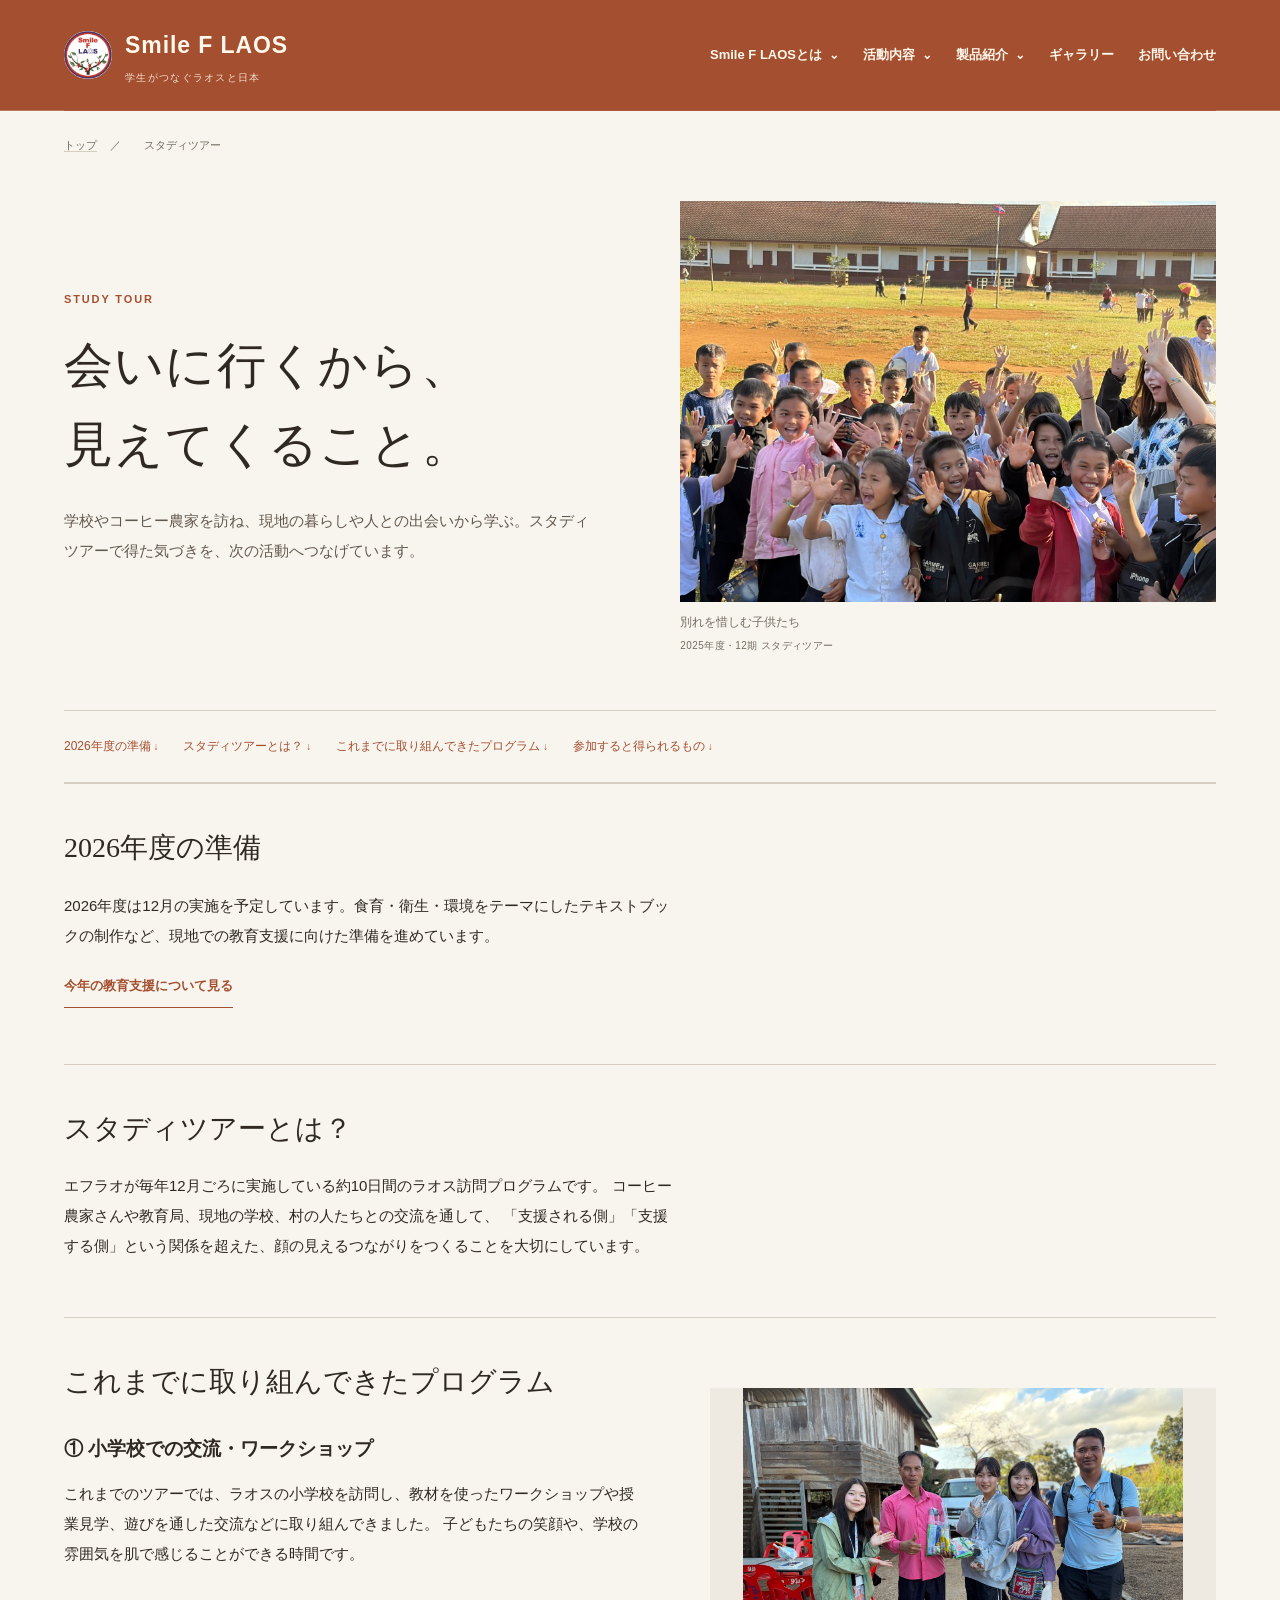
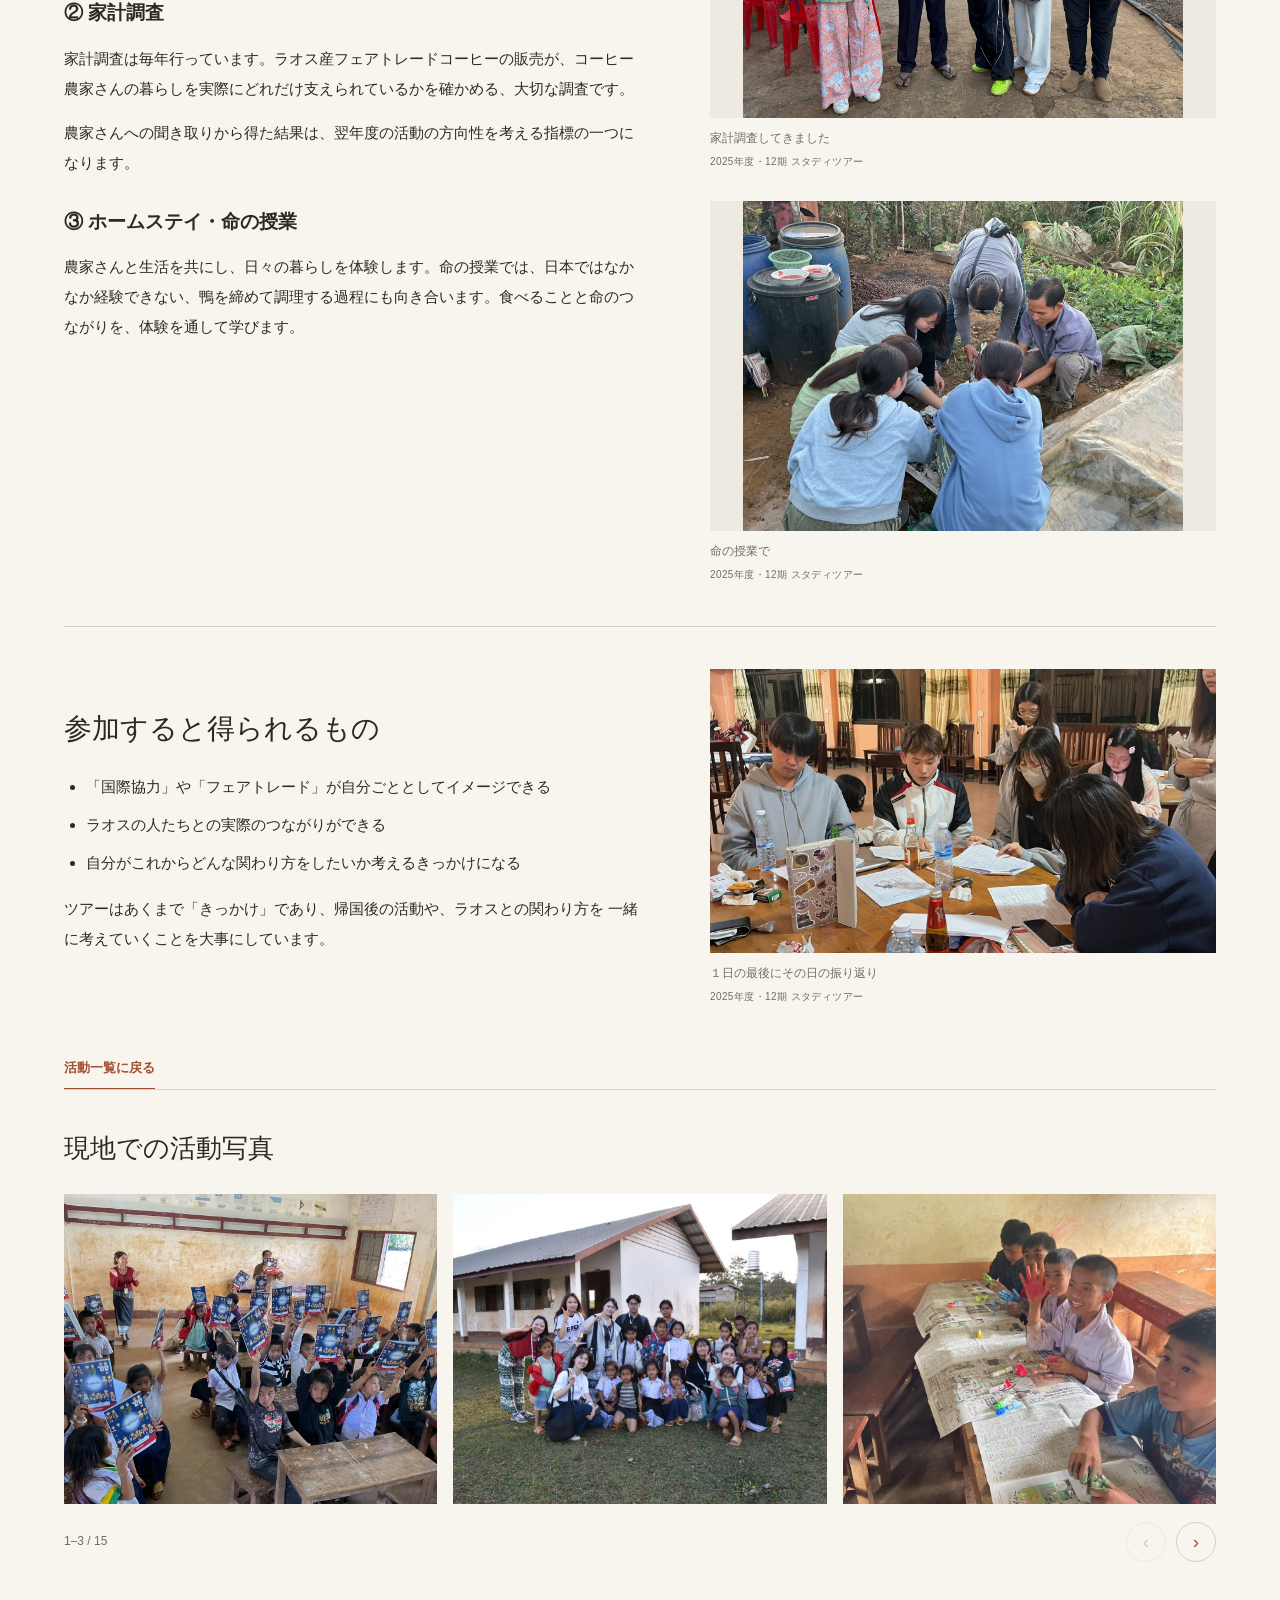
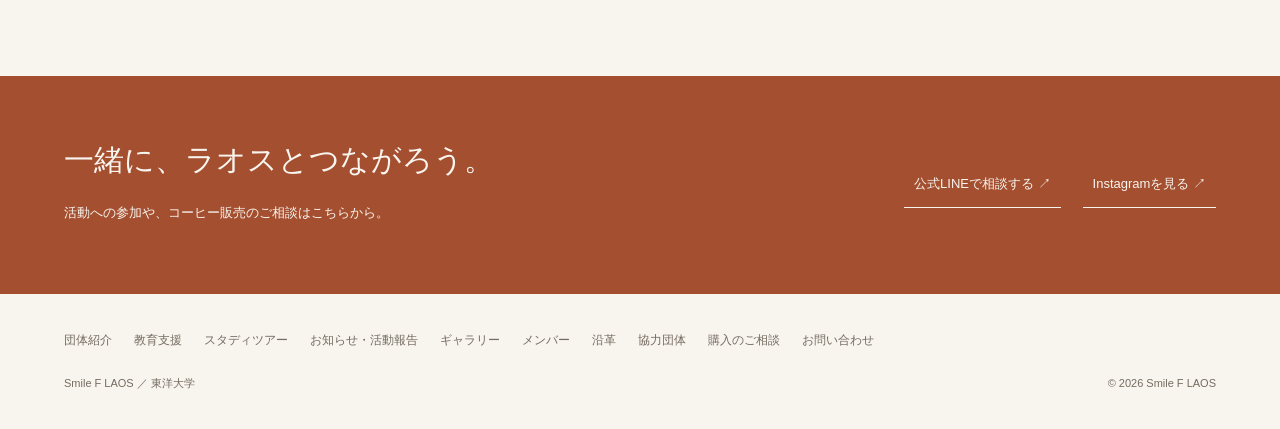
<file: studytour.html>
<!doctype html>
<html lang="ja">
<head>
<meta charset="utf-8">
<meta name="viewport" content="width=device-width,initial-scale=1">
<title>スタディツアー｜Smile F LAOS</title>
<meta name="description" content="Smile F LAOSのスタディツアーをご紹介します。">
<script src="assets/js/page-start.js">
</script>
<link rel="stylesheet" href="assets/css/site.css?v=20261024-content">
<link rel="stylesheet" href="assets/css/pages.css">
<link rel="stylesheet" href="assets/css/content-round.css?v=20261024">
<!-- Sharing metadata -->
<link rel="canonical" href="https://smile-f-laos.github.io/Flao-hp/studytour.html">
<meta property="og:type" content="website">
<meta property="og:site_name" content="Smile F LAOS">
<meta property="og:locale" content="ja_JP">
<meta property="og:title" content="スタディツアー｜Smile F LAOS">
<meta property="og:description" content="Smile F LAOSのスタディツアーをご紹介します。">
<meta property="og:url" content="https://smile-f-laos.github.io/Flao-hp/studytour.html">
<meta property="og:image" content="https://smile-f-laos.github.io/Flao-hp/assets/images/sharing/og-default.jpg">
<meta property="og:image:secure_url" content="https://smile-f-laos.github.io/Flao-hp/assets/images/sharing/og-default.jpg">
<meta property="og:image:type" content="image/jpeg">
<meta property="og:image:width" content="1200">
<meta property="og:image:height" content="630">
<meta property="og:image:alt" content="Smile F LAOS 学生がつなぐラオスと日本。ラオスでの活動写真。">
<script type="application/ld+json">{"@context": "https://schema.org", "@type": "BreadcrumbList", "itemListElement": [{"@type": "ListItem", "position": 1, "name": "トップ", "item": "https://smile-f-laos.github.io/Flao-hp/"}, {"@type": "ListItem", "position": 2, "name": "スタディツアー", "item": "https://smile-f-laos.github.io/Flao-hp/studytour.html"}]}</script>
<meta name="twitter:card" content="summary_large_image">
<meta name="twitter:title" content="スタディツアー｜Smile F LAOS">
<meta name="twitter:description" content="Smile F LAOSのスタディツアーをご紹介します。">
<meta name="twitter:image" content="https://smile-f-laos.github.io/Flao-hp/assets/images/sharing/og-default.jpg">
<link rel="icon" type="image/png" sizes="48x48" href="assets/images/brand/favicon-48.png">
<link rel="apple-touch-icon" sizes="180x180" href="assets/images/brand/apple-touch-icon.png">
<!-- /Sharing metadata -->
</head>
<body>
<a class="skip-link" href="#main-content">本文へ移動</a>
<div class="wrap">
<header>
<a class="brand" href="index.html">
<img src="assets/images/brand/logo.jpg" alt="エフラオのロゴ">
<div>
<b>Smile F LAOS</b>
<small>学生がつなぐラオスと日本</small>
</div>
</a>
<nav class="site-nav" aria-label="グローバルナビゲーション">
<details class="site-nav-group">
<summary>Smile F LAOSとは</summary>
<div class="site-subnav">
<a href="about.html">団体紹介</a>
<a href="members.html">構成・メンバー紹介</a>
<a href="history.html">エフラオの歩み</a>
<a href="about.html#about-laos">ラオス概要</a>
</div>
</details>
<details class="site-nav-group">
<summary>活動内容</summary>
<div class="site-subnav">
<a href="index.html#activities">主な活動</a>
<a href="coffee.html">コーヒー</a>
<a href="education.html">教育支援</a>
<a href="studytour.html">スタディツアー</a>
<a href="news.html">お知らせ</a>
</div>
</details>
<details class="site-nav-group">
<summary>製品紹介</summary>
<div class="site-subnav">
<a href="coffee.html">コーヒー</a>
<a href="order.html">購入のご相談</a>
</div>
</details>
<a href="gallery.html">ギャラリー</a>
<a href="contact.html">お問い合わせ</a>
</nav>
</header>
</div>
<main class="page-main studytour" id="main-content">
  <nav class="breadcrumbs" aria-label="現在の位置">
<a href="index.html">トップ</a>
<span>／</span>
<span>スタディツアー</span>
</nav>
<section class="page-hero">
<div class="page-hero-grid">
<div>
<p class="page-kicker">STUDY TOUR</p>
<h1 class="page-title">会いに行くから、<br>見えてくること。</h1>
<p class="page-lead">学校やコーヒー農家を訪ね、現地の暮らしや人との出会いから学ぶ。スタディツアーで得た気づきを、次の活動へつなげています。</p>
</div>
<figure class="page-cover tour-cover"><img src="assets/images/study-tour/2025/school-exchange.jpg" alt="別れを惜しむ子供たち" width="1600" height="1200" fetchpriority="high" decoding="async"><figcaption>別れを惜しむ子供たち<span>2025年度・12期 スタディツアー</span></figcaption></figure>
</div>
</section>
<nav class="page-index" aria-label="このページの内容">
<a href="#studytour-section-1">2026年度の準備</a>
<a href="#studytour-section-2">スタディツアーとは？</a>
<a href="#studytour-section-3">これまでに取り組んできたプログラム</a>
<a href="#studytour-section-4">参加すると得られるもの</a>
</nav>
<section class="section" id="studytour-section-1">
<h2>2026年度の準備</h2>
<p>2026年度は12月の実施を予定しています。食育・衛生・環境をテーマにしたテキストブックの制作など、現地での教育支援に向けた準備を進めています。</p>
<p>
<a href="education.html#project-2026" class="back-link">今年の教育支援について見る</a>
</p>
</section>
  <section class="section" id="studytour-section-2">
    <h2>スタディツアーとは？</h2>
    <p>
      エフラオが毎年12月ごろに実施している約10日間のラオス訪問プログラムです。
      コーヒー農家さんや教育局、現地の学校、村の人たちとの交流を通して、
      「支援される側」「支援する側」という関係を超えた、顔の見えるつながりをつくることを大切にしています。
    </p>
  </section>

  <section class="section" id="studytour-section-3"><div class="program-layout"><div>
    <h2>これまでに取り組んできたプログラム</h2>

    <h3>① 小学校での交流・ワークショップ</h3>
    <p>
      これまでのツアーでは、ラオスの小学校を訪問し、教材を使ったワークショップや授業見学、遊びを通した交流などに取り組んできました。
      子どもたちの笑顔や、学校の雰囲気を肌で感じることができる時間です。
    </p>

    <h3>② 家計調査</h3><p>家計調査は毎年行っています。ラオス産フェアトレードコーヒーの販売が、コーヒー農家さんの暮らしを実際にどれだけ支えられているかを確かめる、大切な調査です。</p><p>農家さんへの聞き取りから得た結果は、翌年度の活動の方向性を考える指標の一つになります。</p><h3>③ ホームステイ・命の授業</h3><p>農家さんと生活を共にし、日々の暮らしを体験します。命の授業では、日本ではなかなか経験できない、鴨を締めて調理する過程にも向き合います。食べることと命のつながりを、体験を通して学びます。</p></div><div class="program-photos"><figure class="story-photo"><img src="assets/images/gallery/2025/full/photo-5978.jpg" alt="家計調査してきました" width="1600" height="1200" loading="lazy" decoding="async"><figcaption>家計調査してきました<span>2025年度・12期 スタディツアー</span></figcaption></figure><figure class="story-photo"><img src="assets/images/gallery/2025/full/photo-1495.jpg" alt="命の授業で" width="1600" height="1200" loading="lazy" decoding="async"><figcaption>命の授業で<span>2025年度・12期 スタディツアー</span></figcaption></figure></div></div></section>

  <section class="section" id="studytour-section-4"><div class="photo-story"><div class="photo-story-copy">
    <h2>参加すると得られるもの</h2>
    <ul>
      <li>「国際協力」や「フェアトレード」が自分ごととしてイメージできる</li>
      <li>ラオスの人たちとの実際のつながりができる</li>
      <li>自分がこれからどんな関わり方をしたいか考えるきっかけになる</li>
    </ul>
    <p>
      ツアーはあくまで「きっかけ」であり、帰国後の活動や、ラオスとの関わり方を
      一緒に考えていくことを大事にしています。
    </p>
  </div><figure class="story-photo"><img src="assets/images/study-tour/2025/team-discussion.jpg" alt="１日の最後にその日の振り返り" width="1600" height="900" loading="lazy" decoding="async"><figcaption>１日の最後にその日の振り返り<span>2025年度・12期 スタディツアー</span></figcaption></figure></div></section>

  <a href="index.html#activities" class="back-link">活動一覧に戻る</a>
<section class="photo-carousel" aria-label="現地での活動写真">
<h2>現地での活動写真</h2>
<div class="photo-viewport" tabindex="0" aria-label="写真一覧。左右にスクロールできます">
<div class="photo-track">
<figure class="photo-cell">
<a href="assets/images/study-tour/tour-01.jpg" target="_blank" rel="noopener noreferrer" aria-label="スタディツアーの活動写真1を大きく見る">
<img src="assets/images/study-tour/tour-01.jpg" alt="スタディツアーの活動写真1">
</a>
</figure>
<figure class="photo-cell">
<a href="assets/images/study-tour/tour-02.jpg" target="_blank" rel="noopener noreferrer" aria-label="スタディツアーの活動写真2を大きく見る">
<img src="assets/images/study-tour/tour-02.jpg" alt="スタディツアーの活動写真2">
</a>
</figure>
<figure class="photo-cell">
<a href="assets/images/study-tour/tour-03.jpg" target="_blank" rel="noopener noreferrer" aria-label="スタディツアーの活動写真3を大きく見る">
<img src="assets/images/study-tour/tour-03.jpg" alt="スタディツアーの活動写真3">
</a>
</figure>
<figure class="photo-cell">
<a href="assets/images/study-tour/tour-04.jpg" target="_blank" rel="noopener noreferrer" aria-label="スタディツアーの活動写真4を大きく見る">
<img src="assets/images/study-tour/tour-04.jpg" alt="スタディツアーの活動写真4" loading="lazy">
</a>
</figure>
<figure class="photo-cell">
<a href="assets/images/study-tour/tour-05.jpg" target="_blank" rel="noopener noreferrer" aria-label="スタディツアーの活動写真5を大きく見る">
<img src="assets/images/study-tour/tour-05.jpg" alt="スタディツアーの活動写真5" loading="lazy">
</a>
</figure>
<figure class="photo-cell">
<a href="assets/images/study-tour/tour-06.jpg" target="_blank" rel="noopener noreferrer" aria-label="スタディツアーの活動写真6を大きく見る">
<img src="assets/images/study-tour/tour-06.jpg" alt="スタディツアーの活動写真6" loading="lazy">
</a>
</figure>
<figure class="photo-cell">
<a href="assets/images/study-tour/tour-09.jpg" target="_blank" rel="noopener noreferrer" aria-label="スタディツアーの活動写真7を大きく見る">
<img src="assets/images/study-tour/tour-09.jpg" alt="スタディツアーの活動写真7" loading="lazy">
</a>
</figure>
<figure class="photo-cell">
<a href="assets/images/study-tour/tour-10.jpg" target="_blank" rel="noopener noreferrer" aria-label="スタディツアーの活動写真8を大きく見る">
<img src="assets/images/study-tour/tour-10.jpg" alt="スタディツアーの活動写真8" loading="lazy">
</a>
</figure>
<figure class="photo-cell">
<a href="assets/images/study-tour/tour-11.jpg" target="_blank" rel="noopener noreferrer" aria-label="スタディツアーの活動写真9を大きく見る">
<img src="assets/images/study-tour/tour-11.jpg" alt="スタディツアーの活動写真9" loading="lazy">
</a>
</figure>
<figure class="photo-cell">
<a href="assets/images/study-tour/tour-12.jpg" target="_blank" rel="noopener noreferrer" aria-label="スタディツアーの活動写真10を大きく見る">
<img src="assets/images/study-tour/tour-12.jpg" alt="スタディツアーの活動写真10" loading="lazy">
</a>
</figure>
<figure class="photo-cell">
<a href="assets/images/study-tour/tour-13.jpg" target="_blank" rel="noopener noreferrer" aria-label="スタディツアーの活動写真11を大きく見る">
<img src="assets/images/study-tour/tour-13.jpg" alt="スタディツアーの活動写真11" loading="lazy">
</a>
</figure>
<figure class="photo-cell">
<a href="assets/images/study-tour/tour-14.jpg" target="_blank" rel="noopener noreferrer" aria-label="スタディツアーの活動写真12を大きく見る">
<img src="assets/images/study-tour/tour-14.jpg" alt="スタディツアーの活動写真12" loading="lazy">
</a>
</figure>
<figure class="photo-cell">
<a href="assets/images/study-tour/tour-15.jpg" target="_blank" rel="noopener noreferrer" aria-label="スタディツアーの活動写真13を大きく見る">
<img src="assets/images/study-tour/tour-15.jpg" alt="スタディツアーの活動写真13" loading="lazy">
</a>
</figure>
<figure class="photo-cell">
<a href="assets/images/study-tour/tour-20.jpg" target="_blank" rel="noopener noreferrer" aria-label="スタディツアーの活動写真14を大きく見る">
<img src="assets/images/study-tour/tour-20.jpg" alt="スタディツアーの活動写真14" loading="lazy">
</a>
</figure>
<figure class="photo-cell">
<a href="assets/images/study-tour/detail-01.jpg" target="_blank" rel="noopener noreferrer" aria-label="スタディツアーの活動写真15を大きく見る">
<img src="assets/images/study-tour/detail-01.jpg" alt="スタディツアーの活動写真15" loading="lazy">
</a>
</figure>
</div>
</div>
<div class="photo-controls">
<span class="photo-count" aria-live="polite">
</span>
<div class="photo-buttons">
<button type="button" class="photo-prev" aria-label="前の写真を表示">‹</button>
<button type="button" class="photo-next" aria-label="次の写真を表示">›</button>
</div>
</div>
</section>
</main>

<section class="join" id="contact">
<div>
<h2>一緒に、ラオスとつながろう。</h2>
<p>活動への参加や、コーヒー販売のご相談はこちらから。</p>
</div>
<div class="contact-links">
<a href="https://lin.ee/xcI0PXX" target="_blank" rel="noopener noreferrer">公式LINEで相談する ↗</a>
<a href="https://www.instagram.com/smile_f_laos?igsh=MWttajM1NHFvYXE2eQ==" target="_blank" rel="noopener noreferrer">Instagramを見る ↗</a>
</div>
</section>
<footer class="wrap">
<nav class="footer-nav" aria-label="サイト内のページ">
<a href="about.html">団体紹介</a>
<a href="education.html">教育支援</a>
<a href="studytour.html">スタディツアー</a>
<a href="news.html">お知らせ・活動報告</a>
<a href="gallery.html">ギャラリー</a>
<a href="members.html">メンバー</a>
<a href="history.html">沿革</a>
<a href="partners.html">協力団体</a>
<a href="order.html">購入のご相談</a>
<a href="contact.html">お問い合わせ</a>
</nav>
<span>Smile F LAOS ／ 東洋大学</span>
<span>© 2026 Smile F LAOS</span>
</footer>
<script src="assets/js/navigation.js?v=20261023-top" defer>
</script>
<script src="assets/js/pages.js" defer>
</script>
</body>
</html>
</file>
<file: assets/css/home.css>
:root{--rust:#a44f30;--ink:#302922;--paper:#f8f5ef;--line:#d6cec1;--muted:#756b60}
*{box-sizing:border-box}
body{margin:0;background:var(--paper);color:var(--ink);font-family:"Yu Gothic","Hiragino Kaku Gothic ProN",sans-serif;line-height:1.9}
a{color:inherit;text-decoration:none}
a:hover{text-decoration:underline;text-underline-offset:6px}
img{display:block;width:100%;object-fit:cover}
button{font:inherit}
.wrap{width:min(1180px,90%);margin:auto}
header{display:flex;align-items:center;justify-content:space-between;padding:24px 0;border-bottom:1px solid var(--line)}
.brand{display:flex;align-items:center;gap:13px}
.brand img{width:48px;height:48px;border-radius:50%}
.brand b{font-size:23px;letter-spacing:.04em}
.brand small{display:block;font-size:10px;letter-spacing:.13em}
nav{display:flex;gap:32px;font-size:13px;font-weight:bold}
.hero{display:grid;grid-template-columns:1fr 1.12fr;gap:6%;align-items:center;padding:65px 0 55px}
.eyebrow{font-size:11px;letter-spacing:.16em;color:var(--rust);font-weight:bold;margin:0 0 20px}
.hero h1{font-family:"Yu Mincho","Hiragino Mincho ProN",serif;font-weight:500;font-size:clamp(34px,3.45vw,52px);line-height:1.65;letter-spacing:.03em;margin:0 0 25px}
.hero p.body{max-width:27em;font-size:14px}
.hero figure{margin:0;align-self:start;padding-top:16px}
.hero img{aspect-ratio:1.12;object-position:50% 48%}
.caption{font-size:11px;color:var(--muted);margin:10px 0}
.textlink{display:inline-flex;gap:35px;align-items:center;font-size:13px;font-weight:bold;border-bottom:1px solid var(--rust);padding:9px 0;color:var(--rust)}
.event{border-top:1px solid var(--rust);border-bottom:1px solid var(--rust);padding:23px 0;display:grid;grid-template-columns:170px 1fr auto;align-items:center;gap:25px}
.event strong{font-size:24px;color:var(--rust)}
.event p{margin:0;font-size:13px}
.event small{font-size:11px;color:var(--muted)}
.intro{display:grid;grid-template-columns:1fr 1.3fr;gap:10%;padding:90px 0}
.intro h2,.section-title{font-family:"Yu Mincho",serif;font-weight:500;font-size:31px;line-height:1.7;margin:0}
.intro p{margin-top:0;font-size:14px}
.cycle{font-size:13px;color:var(--rust);display:flex;gap:13px;flex-wrap:wrap;align-items:center;border-top:1px solid var(--line);padding-top:19px}
.section-head{display:flex;align-items:end;justify-content:space-between;border-top:1px solid var(--ink);padding-top:22px;margin-bottom:36px}
.coffee{display:grid;grid-template-columns:1.15fr 1fr;gap:8%;align-items:center}
.coffee img{aspect-ratio:1.5}
.number{font-size:11px;color:var(--rust);letter-spacing:.12em}
.coffee h3,.pair h3{font-family:"Yu Mincho",serif;font-size:29px;font-weight:500;line-height:1.65;margin:12px 0 20px}
.coffee p,.pair p{font-size:14px}
.pair{display:grid;grid-template-columns:1fr 1fr;gap:8%;margin:65px 0 90px}
.pair img{aspect-ratio:1.65}
.pair article:last-child{padding-top:65px}
.journal{border-top:1px solid var(--ink);padding:25px 0 80px;display:grid;grid-template-columns:1fr 2fr;gap:7%}
.journal h2{font-family:"Yu Mincho",serif;font-size:30px;font-weight:500;margin:0 0 20px}
.entries{padding:0;margin:0;list-style:none}
.entries li{border-bottom:1px solid var(--line);padding:18px 0;display:grid;grid-template-columns:135px 1fr 20px;gap:15px}
.entries time{font-size:12px;color:var(--muted)}
.entries a{font-size:14px;font-weight:bold}
.join{background:var(--rust);color:var(--paper);padding:55px 5%;display:flex;justify-content:space-between;align-items:center;gap:30px}
.join h2{font-family:"Yu Mincho",serif;font-size:30px;font-weight:500;margin:0}
.join p{font-size:13px}
.join a{border-bottom:1px solid currentColor;padding:10px;font-size:13px}
footer{padding:35px 0;font-size:11px;display:flex;justify-content:space-between;color:var(--muted)}
 @media(max-width:760px){header{padding:18px 0;flex-wrap:wrap;gap:16px}
.brand{width:100%}
.brand b{font-size:19px}
.brand img{width:40px;height:40px}
nav{width:100%;justify-content:space-between;gap:10px;font-size:11px}
.hero{grid-template-columns:1fr;padding:38px 0 30px;gap:18px}
.hero h1{font-size:34px}
.hero figure{padding:0}
.hero img{aspect-ratio:1.3}
.hero p.body{font-size:13px}
.event{grid-template-columns:1fr;gap:6px;padding:20px 0}
.event strong{font-size:21px}
.event .textlink{justify-self:start}
.intro{grid-template-columns:1fr;padding:50px 0;gap:20px}
.intro h2,.section-title{font-size:27px}
.coffee{grid-template-columns:1fr;gap:25px}
.coffee h3,.pair h3{font-size:25px}
.pair{grid-template-columns:1fr;gap:40px;margin:45px 0 55px}
.pair article:last-child{padding:0}
.journal{grid-template-columns:1fr;padding-bottom:45px;gap:20px}
.entries li{grid-template-columns:1fr 20px;gap:4px}
.entries time{grid-column:1/-1}
.join{display:block;padding:35px 5%}
.join h2{font-size:27px}
.join a{display:inline-block}
footer{display:block}
}



.hero-slideshow{position:relative;width:100%;aspect-ratio:1.12;overflow:hidden}
.hero .hero-photo-slide{position:absolute;inset:0;width:100%;height:100%;object-fit:cover;object-position:50% 48%;opacity:0;transition:opacity 1s ease}
.hero .hero-photo-slide.is-active{opacity:1}
.hero-photo-controls{display:flex;justify-content:flex-end;align-items:center;gap:15px;margin-top:4px;color:#756b60;font-size:10px;letter-spacing:.08em}
.hero-photo-pause{font:inherit;color:inherit;background:none;border:0;border-bottom:1px solid #b8aa9a;padding:2px 0;cursor:pointer}
@media(max-width:760px){.hero-slideshow{aspect-ratio:1.3}
}
@media(prefers-reduced-motion:reduce){.hero .hero-photo-slide{transition:none}
}


header{position:relative;isolation:isolate;color:#fff8eb;border-bottom:0}
header:before{content:"";position:absolute;z-index:-1;inset:0;background:#a44f30;box-shadow:0 0 0 100vmax #a44f30;clip-path:inset(0 -100vmax);pointer-events:none}
header .brand small{color:#f5dfce}
header nav a{color:#fff8eb}
header .brand img{background:#fff}
body{overflow-x:clip}



.orbit-section{position:relative;width:var(--screen-width,100%);margin-left:calc(50% - var(--screen-width,100%)/2);height:270svh;margin-bottom:80px}
.orbit-stage{height:100svh;min-height:680px;position:sticky;top:0;overflow:clip;background:#f1e8d9}
.orbit-disk{position:absolute;left:115%;top:50%;width:1000px;height:1000px;transform:translate(-50%,-50%);border:1px solid #a44f3055;border-radius:50%;background:#a44f3009;box-shadow:0 0 0 36px #a44f3005,0 0 0 100px #a44f3004;pointer-events:none}
.orbit-disk:after{content:'';position:absolute;inset:18px;border:1px dashed #a44f3030;border-radius:50%}
.orbit-copy{position:absolute;z-index:5;left:6vw;top:50%;transform:translateY(-50%);width:30%;max-width:375px}
.orbit-kicker{font-size:11px;letter-spacing:.17em;color:#a44f30;font-weight:700}
.orbit-copy h2{font-family:'Yu Mincho',serif;font-size:clamp(30px,3.4vw,48px);font-weight:500;line-height:1.6;margin:15px 0 23px}
.orbit-description{font-size:14px;line-height:1.9;color:#645447;min-height:95px}
.orbit-index{font-family:Georgia,serif;font-size:43px;color:#a44f30;margin-top:12px}
.orbit-index small{font-size:17px;color:#927a65}
.orbit-controls{display:flex;gap:12px;margin:15px 0}
.orbit-controls button{width:40px;height:40px;border-radius:50%;border:1px solid #bba18b;background:transparent;color:#8c4229;font-size:12px;cursor:pointer}
.orbit-controls button[aria-pressed=true]{background:#a44f30;border-color:#a44f30;color:white}
.orbit-hint{font-size:11px;color:#867362}
.orbit-window{position:absolute;inset:0 0 0 40%;overflow:clip;clip-path:inset(15% 0 15% 0);mask-image:linear-gradient(to bottom,transparent 15%,#000 25%,#000 75%,transparent 85%)}
.orbit-card{position:absolute;left:0;top:0;display:grid;grid-template-columns:52% 48%;width:min(620px,50vw);height:270px;overflow:hidden;background:#fffdf8;color:#302922;text-decoration:none;border-radius:3px;box-shadow:0 14px 32px #51361e15;transform-origin:center;will-change:transform,opacity}
.orbit-card img{width:100%;height:100%;object-fit:cover}
.orbit-card-info{padding:28px 25px;display:flex;flex-direction:column;justify-content:center}
.orbit-card-info span{font-size:10px;letter-spacing:.12em;color:#a44f30}
.orbit-card-info h3{font-family:'Yu Mincho',serif;font-weight:500;font-size:27px;line-height:1.6;margin:17px 0 23px}
.orbit-card-info p{font-size:11px;color:#a44f30}
.orbit-card:hover{text-decoration:none}
.orbit-card-info h3{word-break:keep-all}
.orbit-card:focus-visible{outline:3px solid #a44f30;outline-offset:5px}
.orbit-footer{position:absolute;bottom:25px;left:6vw;font-size:10px;color:#917c68;letter-spacing:.08em}
.festival-v2{position:relative;overflow:hidden;background:#a44f30;color:#fff8eb;padding:35px 38px;display:grid;grid-template-columns:1.2fr 1fr;gap:30px;isolation:isolate;margin:10px 0 0}
.festival-v2:after{content:'';position:absolute;width:280px;height:280px;border:1px solid #f4c27a77;border-radius:50%;right:-140px;bottom:-180px;box-shadow:0 0 0 40px #f4c27a11,0 0 0 80px #f4c27a11;z-index:-1}
.festival-kicker{font-size:11px;font-weight:700;letter-spacing:.14em;color:#f4c27a;margin:0}
.festival-v2 h2{font-family:'Yu Mincho',serif;font-weight:500;font-size:38px;line-height:1.5;margin:10px 0 14px}
.festival-v2 p{font-size:12px}
.festival-date{font-size:32px;font-weight:750;line-height:1.5}
.festival-date small{font-size:13px}
.festival-places{font-size:12px;padding:12px 0;margin:10px 0 18px;border-top:1px solid #ffffff55;border-bottom:1px solid #ffffff55}
.festival-places strong{font-size:23px;color:#ffe1a9}
.festival-cta{display:inline-block;padding:10px 18px;background:#f4c27a;color:#402419;font-size:12px;font-weight:bold;text-decoration:none}

@media(max-width:760px){.orbit-section{height:250svh;margin-bottom:45px}
.orbit-stage{height:100svh;min-height:740px}
.orbit-copy{left:6vw;top:30px;transform:none;width:88%;max-width:none}
.orbit-copy h2{font-size:29px;line-height:1.45;margin:10px 0}
.orbit-description{font-size:12px;min-height:47px;margin:8px 0;max-width:340px}
.orbit-index{font-size:29px;display:inline-block;margin:0}
.orbit-controls{display:inline-flex;margin:5px 0 8px 20px}
.orbit-controls button{width:34px;height:34px}
.orbit-hint{font-size:10px;margin:4px 0}
.orbit-window{inset:38% 0 8%;clip-path:inset(0);mask-image:linear-gradient(to bottom,transparent,#000 17%,#000 83%,transparent)}
.orbit-card{width:90vw;height:205px;grid-template-columns:47% 53%}
.orbit-card-info{padding:15px}
.orbit-card-info h3{font-size:20px;margin:12px 0}
.orbit-card-info span{font-size:9px}
.orbit-card-info p{font-size:10px;line-height:1.6}
.orbit-footer{font-size:9px;bottom:18px;max-width:86%;line-height:1.8}
.festival-v2{grid-template-columns:1fr;padding:27px 24px;gap:20px}
.festival-v2 h2{font-size:31px}
.festival-date{font-size:31px}
}

@media(prefers-reduced-motion:reduce){html{scroll-behavior:auto}
.orbit-section{height:auto}
.orbit-stage{position:relative;height:auto;min-height:0;padding:40px 6vw}
.orbit-copy{position:static;width:100%;max-width:650px;transform:none}
.orbit-disk,.orbit-controls,.orbit-index,.orbit-hint,.orbit-footer{display:none}
.orbit-window{position:static;clip-path:none;mask-image:none;overflow:visible}
.orbit-card{position:relative;width:100%;max-width:650px;margin:25px 0;transform:none!important;opacity:1!important;visibility:visible!important;pointer-events:auto!important}
}


footer{flex-wrap:wrap;gap:22px}
.footer-nav{flex-basis:100%;display:flex;flex-wrap:wrap;justify-content:flex-start;gap:10px 22px;font-size:12px;font-weight:400}
.contact-links{display:flex;flex-wrap:wrap;gap:12px 22px}
.skip-link{position:absolute;left:16px;top:-100px;background:#302922;color:white;padding:10px 16px;z-index:10}
.skip-link:focus{top:8px}

.home-principles{font-size:13px;margin:18px 0 8px}.home-principles summary{cursor:pointer;color:#a44f30}.home-principles ol{padding-left:1.6em;margin:12px 0}.home-principles li{margin:8px 0}

@media(max-width:760px){.hero h1{font-size:clamp(27px,8.6vw,34px)}}
@media(max-width:480px){header nav{display:grid;grid-template-columns:1fr 1fr;gap:8px 20px;font-size:12px}header nav a{white-space:nowrap}}

.hero-tagline{display:flex;align-items:center;gap:14px;margin:0 0 18px;color:var(--rust);font-family:"Yu Mincho","Hiragino Mincho ProN",serif;font-size:clamp(22px,2vw,28px);font-weight:600;line-height:1.6;letter-spacing:.08em}
.hero-tagline::before{content:"";display:block;flex:0 0 28px;height:1px;background:currentColor}
</file>
<file: assets/css/site.css>
/* 全ページ共通：採用した配色・書体・ヘッダー・フッター */
:root{--rust:#a44f30;--ink:#302922;--paper:#f8f5ef;--line:#d6cec1;--muted:#756b60;--primary:#a44f30;--primary-dark:#7f3d25;--accent:#f4c27a;--text-main:#302922;--text-sub:#756b60}
*{box-sizing:border-box}body{margin:0;background:var(--paper);color:var(--ink);font-family:'Yu Gothic','Hiragino Kaku Gothic ProN',sans-serif;line-height:1.9;overflow-x:clip}a{color:inherit;text-decoration:none}a:hover{text-decoration:underline;text-underline-offset:6px}img{display:block;max-width:100%;object-fit:cover}button,input,summary{font:inherit}button,summary{touch-action:manipulation}a:focus-visible,button:focus-visible,summary:focus-visible{outline:2px solid var(--rust);outline-offset:5px}section,[id]{scroll-margin-top:24px}.wrap{width:min(1180px,90%);margin:auto}
header{position:relative;isolation:isolate;z-index:50;display:flex;align-items:center;justify-content:space-between;padding:24px 0;color:#fff8eb}header:before{content:'';position:absolute;z-index:-1;inset:0;background:#a44f30;box-shadow:0 0 0 100vmax #a44f30;clip-path:inset(0 -100vmax);pointer-events:none}.brand{display:flex;align-items:center;gap:13px}.brand img{width:48px;height:48px;border-radius:50%;background:white}.brand b{font-size:23px;letter-spacing:.04em}.brand small{display:block;font-size:10px;letter-spacing:.13em;color:#f5dfce}header nav a{color:#fff8eb}.join{background:var(--rust);color:var(--paper);padding:55px max(5vw,24px);display:flex;justify-content:space-between;align-items:center;gap:30px}.join h2{font-family:'Yu Mincho',serif;font-size:30px;font-weight:500;margin:0}.join p{font-size:13px}.join a{border-bottom:1px solid currentColor;padding:10px;font-size:13px}.contact-links{display:flex;flex-wrap:wrap;gap:12px 22px}footer{padding:35px 0;font-size:11px;display:flex;justify-content:space-between;flex-wrap:wrap;gap:22px;color:var(--muted)}.footer-nav{flex-basis:100%;display:flex;flex-wrap:wrap;justify-content:flex-start;gap:10px 22px;font-size:12px;font-weight:400}.skip-link{position:absolute;left:16px;top:-100px;background:#302922;color:white;padding:10px 16px;z-index:100}.skip-link:focus{top:8px}
@media(max-width:760px){header{padding:18px 0;flex-wrap:wrap;gap:16px}.brand{width:100%}.brand b{font-size:19px}.brand img{width:40px;height:40px}.join{display:block;padding:35px 5%}.join h2{font-size:27px}.join a{display:inline-block}footer{display:block}.footer-nav{margin-bottom:22px}}
/* 旧版のページ案内を現在のヘッダーに引き継ぐ。 */
header .site-nav{display:flex;align-items:center;justify-content:flex-end;gap:24px;font-size:13px;width:auto}
.site-nav-group{position:relative;padding-block:12px;margin-block:-12px}
.site-nav-group summary{cursor:pointer;list-style:none;white-space:nowrap}
.site-nav-group summary::-webkit-details-marker{display:none}
.site-nav-group summary:after{content:'⌄';display:inline-block;margin-left:7px;font-size:12px;transition:transform .15s}
.site-nav-group[open] summary:after{transform:rotate(180deg)}
.site-nav-group summary:focus-visible{outline:2px solid #f4c27a;outline-offset:5px}
.site-subnav{position:absolute;top:100%;left:-16px;min-width:210px;padding:9px 0;background:#fffaf2;border:1px solid #d6cec1;box-shadow:0 10px 24px #3029221c;z-index:30}
header .site-subnav a{display:block;padding:10px 18px;color:#302922;font-size:13px;font-weight:500;white-space:nowrap}
header .site-subnav a:hover,header .site-subnav a:focus-visible{background:#efe4d6;text-decoration:none}
@media(max-width:760px){header .site-nav{display:grid;grid-template-columns:repeat(2,minmax(0,1fr));justify-content:normal;align-items:start;gap:12px 16px;width:100%;font-size:12px}.site-nav-group{padding-block:0;margin-block:0}.site-nav-group[open]{grid-column:1/-1}.site-subnav{position:static;min-width:0;width:100%;padding:6px 0;box-shadow:none;margin-top:8px}.site-nav-group summary{padding:2px 0}header .site-subnav a{padding:10px 15px}}

header{z-index:50}

header .site-nav{font-weight:700}header a:focus-visible{outline-color:#f4c27a}
.back-to-top{position:fixed;right:max(20px,env(safe-area-inset-right));bottom:calc(20px + env(safe-area-inset-bottom));z-index:60;width:54px;min-height:64px;padding:9px 5px;border:1px solid #fff8eb70;border-radius:27px;background:var(--rust,#a44f30);color:#fff8eb;box-shadow:0 3px 14px #3029222b;display:flex;flex-direction:column;align-items:center;justify-content:center;gap:2px;cursor:pointer;line-height:1.3}
.back-to-top[hidden]{display:none}
.back-to-top svg{display:block;flex-shrink:0}
.back-to-top span{font-size:10px;font-weight:700;letter-spacing:.06em}
.back-to-top:hover{background:#803c24}
.back-to-top:focus-visible{outline:3px solid #f4c27a;outline-offset:3px}
@media(max-width:760px){.back-to-top{right:max(12px,env(safe-area-inset-right));bottom:calc(12px + env(safe-area-inset-bottom));width:48px;min-height:58px;border-radius:24px}}
</file>
<file: assets/css/home-details.css>
/* トップページ専用。共通ヘッダー・お問い合わせには影響させない。 */
.home-principles-feature{grid-column:1/-1;margin-top:35px;background:#eee5d8;border-top:4px solid var(--rust);padding:32px 36px 36px}
.principles-heading{display:flex;align-items:baseline;gap:24px;flex-wrap:wrap;margin-bottom:25px}
.intro .principles-heading p{font-size:10px;font-weight:700;letter-spacing:.16em;color:var(--rust);margin:0}
.intro .principles-heading h2{font-size:29px;line-height:1.6}
.home-principles-feature ol{list-style:none;counter-reset:principle;display:grid;grid-template-columns:repeat(3,minmax(0,1fr));gap:26px;padding:0;margin:0}
.home-principles-feature li{counter-increment:principle;font-size:17px;font-weight:600;line-height:1.9;padding:0 24px 0 0;border-right:1px solid #cfc0ae}
.home-principles-feature li:last-child{border:0;padding-right:0}
.home-principles-feature li:before{content:'0' counter(principle);display:block;font-family:Georgia,serif;font-size:35px;line-height:1.2;font-weight:400;color:var(--rust);margin-bottom:14px}
.join.home-contact{display:block}
.home-contact>div:first-child{margin-bottom:30px}
.home-contact h2{text-wrap:balance}
.home-contact .contact-links{display:grid;grid-template-columns:repeat(3,minmax(0,1fr));gap:18px;max-width:1180px}
.home-contact .home-social-link{display:flex;align-items:center;gap:16px;color:var(--ink);background:var(--paper);border:1px solid #ead9c8;padding:20px 22px;text-decoration:none;min-width:0}
.home-contact .home-social-link:hover{background:#fff;box-shadow:0 3px 0 #763b25}
.social-icon{display:flex;align-items:center;justify-content:center;width:48px;height:48px;background:#fff;flex-shrink:0;border-radius:12px}
.home-contact .social-icon svg{display:block;width:30px;height:30px;object-fit:contain}
.social-label{display:block;min-width:0}
.social-label strong{display:block;font-size:17px;font-weight:700}
.social-label small{display:block;font-size:11px;color:var(--muted);margin-top:3px}
.social-arrow{margin-left:auto;color:var(--rust);font-size:20px}
.home-contact a:focus-visible{outline:2px solid #fff;outline-offset:5px}
@media(max-width:1000px){.home-contact .home-social-link{padding:18px 14px;gap:10px}.social-label strong{font-size:15px}.social-icon{width:40px;height:40px}.home-contact .social-icon svg{width:26px;height:26px}}
@media(max-width:760px){.home-principles-feature{padding:25px 22px;margin-top:30px}.principles-heading{gap:8px;display:block;margin-bottom:20px}.intro .principles-heading h2{font-size:26px;margin-top:8px}.home-principles-feature ol{grid-template-columns:1fr;gap:0}.home-principles-feature li{display:grid;grid-template-columns:35px 1fr;gap:16px;border-right:0;border-bottom:1px solid #cfc0ae;padding:20px 0;font-size:16px}.home-principles-feature li:first-child{padding-top:0}.home-principles-feature li:last-child{padding-bottom:0}.home-principles-feature li:before{font-size:28px;margin:3px 0 0}.home-contact .contact-links{grid-template-columns:1fr;gap:12px}.home-contact .home-social-link{padding:15px 18px;gap:16px}.social-label strong{font-size:17px}}
</file>
<file: assets/css/content-round.css>
.program-layout{display:grid;grid-template-columns:minmax(0,1.15fr) minmax(0,1fr);gap:clamp(24px,5vw,64px);align-items:start}
.program-photos{display:grid;gap:30px;padding-top:28px}
.program-photos .story-photo img{max-height:330px;object-fit:contain;background:#eee9e1}
.event-schedule{display:grid;grid-template-columns:repeat(3,minmax(0,1fr));gap:28px}
.event-schedule article{border-top:2px solid var(--rust);padding:18px 0}
.event-schedule .event-date{font-size:12px;color:var(--rust);font-weight:700;margin:0}
.event-schedule h3{margin:12px 0;font-size:20px}
.event-schedule p{font-size:14px;line-height:1.9}
.gallery-updating{border-top:1px solid var(--line);border-bottom:1px solid var(--line);padding:30px 0;margin-bottom:30px}
.gallery-updating h2{font-family:'Yu Mincho',serif;font-size:24px;font-weight:500;margin:0 0 10px}
.gallery-updating p{font-size:14px;color:var(--muted);margin:0}
.contact-options{display:grid;grid-template-columns:repeat(3,minmax(0,1fr));gap:22px;margin:25px 0}
.contact-options a{border-top:2px solid var(--rust);background:#eee5d8;padding:24px;display:block}
.contact-options strong{display:block;font-size:20px;color:var(--rust)}
.contact-options span{display:block;font-size:13px;margin-top:12px}
.contact-note{font-size:13px;line-height:1.9;color:var(--muted);margin:20px 0}
.comments-frame{display:block;width:100%;min-height:1000px;border:0;background:var(--paper)}
@media(max-width:760px){.program-layout,.event-schedule,.contact-options{grid-template-columns:1fr}.program-photos{padding-top:0;grid-template-columns:1fr 1fr;gap:16px}.program-photos .story-photo img{height:180px;object-fit:contain}.event-schedule{gap:16px}.contact-options{gap:16px}.comments-frame{min-height:1150px}}

.contact-options .contact-card-heading{display:flex;align-items:center;gap:14px}
.contact-options .contact-card-icon{display:flex;align-items:center;justify-content:center;flex:0 0 34px;width:34px;height:34px;margin:0}
.contact-card-icon svg{display:block;width:30px;height:30px}
.contact-options .contact-card-heading>span:last-child{font-size:20px;margin:0}
</file>
<file: assets/css/brochures.css>
/* Brochure links beside the social cards on home and contact pages. */
.home-contact .contact-links,.contact-options{grid-template-columns:repeat(4,minmax(0,1fr))}
.home-brochure-card{display:flex;align-items:center;gap:14px;background:var(--paper);border:1px solid #ead9c8;padding:20px 18px;min-width:0}
.brochure-icon{color:var(--rust)}
.brochure-card-body{min-width:0}
.brochure-card-body>strong{display:block;font-size:17px;font-weight:700;color:var(--ink)}
.brochure-card-body>small{display:block;font-size:11px;color:var(--muted);margin-top:3px}
.contact-brochure-card{border-top:2px solid var(--rust);background:#eee5d8;padding:24px;min-width:0}
.contact-brochure-card p{font-size:12px;margin:12px 0 0}
.brochure-language-links{display:flex;flex-wrap:wrap;gap:8px;margin-top:12px}
.brochure-language-links a,.contact-options .brochure-language-links a{display:inline-flex;align-items:center;border:1px solid #bc9b83;background:transparent;padding:5px 9px;font-size:12px;font-weight:700;color:var(--rust);line-height:1.6;text-decoration:none}
.brochure-language-links a:hover{background:#fff;text-decoration:underline;text-underline-offset:3px}
.home-contact .brochure-language-links a:focus-visible,.brochure-language-links a:focus-visible{outline:2px solid var(--rust);outline-offset:3px}
@media(max-width:1050px){.home-contact .contact-links,.contact-options{grid-template-columns:repeat(2,minmax(0,1fr))}}
@media(max-width:760px){.home-contact .contact-links,.contact-options{grid-template-columns:1fr}.home-brochure-card{padding:15px 18px;gap:16px}}
</file>
<file: assets/css/pages.css>
/* 下層ページ：情報の重要度と読み順を揃える */
.page-main{width:min(1180px,90%);margin:0 auto 80px}
.breadcrumbs{font-size:11px;color:var(--muted);padding:24px 0 0}
.breadcrumbs a{border-bottom:1px solid var(--line)}
.breadcrumbs span{margin:0 10px}
.page-hero{padding:45px 0 55px;border-bottom:1px solid var(--line)}
.page-hero-grid{display:grid;grid-template-columns:1fr 1fr;gap:7%;align-items:center}
.page-kicker{font-size:11px;letter-spacing:.17em;font-weight:700;color:var(--rust);margin:0 0 17px}
.page-title{font-family:'Yu Mincho','Hiragino Mincho ProN',serif;font-size:clamp(30px,3.9vw,49px);line-height:1.6;letter-spacing:.025em;font-weight:500;margin:0 0 22px}
.page-lead{font-size:15px;line-height:2;max-width:66ch;color:#63584c;margin:0}
.page-cover{margin:0}
.page-cover img{width:100%;height:350px;object-fit:cover}
.page-cover figcaption{font-size:11px;color:var(--muted);margin-top:9px}
.page-index{display:flex;flex-wrap:wrap;gap:10px 25px;padding:24px 0;font-size:12px;border-bottom:1px solid var(--line)}
.page-index a{color:var(--rust)}
.page-index a:after{content:' ↓';font-size:10px}
.section{padding:42px 0;border-top:1px solid var(--line);margin:0}
.section:first-of-type{border-top:0}
.section-header{display:flex;align-items:baseline;justify-content:space-between;gap:20px;margin-bottom:22px}
.section h2,.section-title{font-family:'Yu Mincho',serif;font-size:28px;line-height:1.6;font-weight:500;margin:0 0 20px}
.section-header h2{margin:0}
.section-sub{font-size:10px;letter-spacing:.12em;color:var(--rust)}
.section h3{font-size:19px;font-weight:600;line-height:1.7;margin:28px 0 12px}
.section p,.section li{font-size:15px;line-height:2}
.section p{max-width:74ch;margin:14px 0}
.section ul,.section ol{padding-left:1.4em}
.section li{margin:8px 0}
.section a:not(.btn-primary):not(.festival-link){color:var(--rust)}
.two-cols,.mv-grid,.roast-compare-grid,.bean-cards,.values-grid{display:grid;grid-template-columns:1fr 1fr;gap:40px}
.two-cols>*{min-width:0}
.mv-card,.bean-card,.value-item{padding:20px 0;border-top:1px solid var(--line)}
.mv-card h3,.bean-card h3{margin-top:0}
.values-list,.strengths-list,.achievements-list{list-style:none;padding:0!important}
.values-list li{border-bottom:1px solid var(--line);padding:17px 0}
.values-label{font-weight:700;color:var(--rust);display:block}
.principles-list{counter-reset:principle;list-style:none;padding:0!important}
.principles-list li{counter-increment:principle;display:flex;gap:25px;align-items:baseline;padding:20px 0;border-bottom:1px solid var(--line);font-family:'Yu Mincho',serif;font-size:23px}
.principles-list li:before{content:'0' counter(principle);font-family:Georgia,serif;color:var(--rust);font-size:17px}
.cycle-steps{display:grid;grid-template-columns:repeat(3,1fr);gap:20px;margin:25px 0}
.cycle-step{border-top:2px solid var(--rust);padding:20px 0}
.cycle-step-num{color:var(--rust);font-size:12px}
.cycle-step-title{font-size:18px;font-weight:700;margin:8px 0}
.cycle-step p{font-size:13px}
.logo-mark-wrap{display:flex;align-items:center;gap:24px;margin-top:30px}
.logo-mark-wrap .logo-mark{width:120px;height:120px;object-fit:contain}
.logo-caption{font-size:12px;color:var(--muted)}
.mini-history-item,.timeline-item{padding:20px 0;border-bottom:1px solid var(--line)}
.mini-history-year,.timeline-year{font-size:12px;color:var(--rust)}
.mini-history-text,.timeline-desc{font-size:14px}
.timeline-title{font-size:19px;font-weight:600;margin:8px 0}
.page-links{display:flex;flex-wrap:wrap;gap:14px 28px;margin:30px 0}
.back-link,.activity-link,.btn-outline,.btn-primary{display:inline-block;color:var(--rust);font-size:13px;font-weight:600;border-bottom:1px solid var(--rust);padding:8px 0}
.btn-primary,.festival-link{background:var(--rust);color:#fff8eb!important;padding:12px 22px;border:0}
.note-text,.activity-note,.news-note,.small-lead{color:var(--muted);font-size:12px!important}
.activity-themes{display:grid;grid-template-columns:repeat(3,1fr);gap:24px;margin:28px 0}
.activity-theme{padding:22px;background:#efe5d5;border-top:2px solid var(--rust)}
.activity-theme h3{margin-top:0}
.activity-theme p{font-size:13px}
.value-title{font-weight:700;font-size:17px}
.pill-list{list-style:none;padding:0!important;counter-reset:step}
.pill-list li{counter-increment:step;border-bottom:1px solid var(--line);padding:12px 0}
.pill-list li:before{content:'0' counter(step) ' ／ ';color:var(--rust);font-size:12px}
.page-details{margin:25px 0;padding:18px 0;border-top:1px solid var(--line);border-bottom:1px solid var(--line)}
.page-details summary{cursor:pointer;color:var(--rust);font-size:14px;font-weight:600}
.page-details[open]>summary{margin-bottom:25px}

.purchase-strip{margin:30px 0;padding:28px 32px;background:var(--rust);color:#fff8eb;display:flex;justify-content:space-between;align-items:center;gap:30px}
.purchase-strip p{font-size:13px;margin:6px 0}
.purchase-strip h2{font-family:'Yu Mincho',serif;font-weight:500;font-size:28px;margin:0}
.purchase-strip a{background:#f4c27a;color:#402419;padding:12px 18px;font-size:13px;font-weight:600;white-space:nowrap}
.roast-card{padding:30px;background:#ece5d9;border-top:3px solid var(--rust)}
.roast-card--medium{background:#e9e9dc;border-color:#7b8256}
.roast-label{font-family:'Yu Mincho',serif;font-size:26px}
.roast-note{font-size:14px!important}
.roast-bars{margin-top:24px}
.roast-bar-row{display:flex;align-items:center;gap:20px;margin:13px 0}
.roast-bar-label{font-size:12px;width:3em}
.roast-bar-track{height:5px;flex:1;background:#d6caba}
.roast-bar-fill{height:100%;background:var(--rust)}
.roast-card--medium .roast-bar-fill{background:#7b8256}
.peaberry-grid{display:grid;grid-template-columns:1.4fr 1fr;gap:45px}
.peaberry-point{padding:22px;border-left:2px solid var(--rust);background:#eee5d7;align-self:start}
.peaberry-point h4{margin:0;font-size:15px}
.peaberry-point li{font-size:13px}
.ingr-flex{display:grid;grid-template-columns:repeat(3,1fr);gap:25px}
.ingr-icon{color:var(--rust);font-size:20px}
.ingr-item h3{font-size:17px}
.ingr-item p{font-size:13px}
.roast-icon{display:none}

.festival-panel{background:var(--rust);color:#fff8eb;padding:38px;margin:34px 0}
.festival-panel h2{font-family:'Yu Mincho',serif;font-weight:500;font-size:32px;line-height:1.6;margin:12px 0 20px}
.festival-eyebrow{font-size:11px;letter-spacing:.13em;color:#f4c27a}
.festival-lead{font-size:14px;max-width:70ch}
.festival-details{display:grid;grid-template-columns:70px 1fr;gap:15px 24px;font-size:14px;margin:28px 0}
.festival-details dt{color:#f4c27a}
.festival-details dd{margin:0}
.festival-room{display:inline-block;margin-right:20px;font-weight:600}
.festival-links{display:flex;gap:12px;flex-wrap:wrap;margin-top:24px}
.festival-panel .festival-link{background:#f4c27a;color:#402419!important}
.festival-panel .festival-link-secondary{background:transparent;color:#fff8eb!important;border:1px solid #ffffff77}
.festival-note{font-size:12px!important;line-height:1.9}
.festival-menu,.activity-table{width:100%;border-collapse:collapse;font-size:14px;margin:20px 0}
.festival-menu{background:#fffaf2;color:var(--ink)}
caption{text-align:left;font-size:12px;padding:0 0 13px}
.festival-menu caption{color:#fff8eb}
.festival-menu th,.festival-menu td,.activity-table th,.activity-table td{padding:14px 18px;text-align:left;border-bottom:1px solid #d6cec1;vertical-align:top}
.festival-menu thead{background:#eadfce}
.festival-menu th[scope=row]{font-weight:500;width:60%}
.festival-menu td{white-space:nowrap}
.festival-menu small{display:block;font-size:11px;color:var(--muted)}
.activity-table th{width:80px;font-weight:600;color:var(--rust)}
.activity-table thead{background:#eee5d7}
.activity-table th[scope=col]{color:var(--ink)}
.news-tabs{display:flex;flex-wrap:wrap;gap:12px 22px;font-size:12px}
.news-index{padding:0!important;list-style:none}
.news-index li{display:grid;grid-template-columns:130px 1fr;gap:25px;border-bottom:1px solid var(--line);padding:17px 0}
.news-index time{font-size:12px;color:var(--muted)}
.news-index a{font-size:15px}
.news-card{padding:30px 0;border-bottom:1px solid var(--line);scroll-margin-top:30px}
.news-meta{display:flex;align-items:center;flex-wrap:wrap;gap:15px;font-size:11px;color:var(--muted)}
.news-category,.activity-status{font-size:11px;color:var(--rust);border-bottom:1px solid #bda58e;padding:2px 0}
.news-title{font-family:'Yu Mincho',serif;font-size:24px!important;font-weight:500!important;line-height:1.7;margin:14px 0!important}
.news-body{font-size:14px!important}
.news-more a{font-size:12px}
.team-grid{display:grid;grid-template-columns:1fr 1fr;gap:0 50px}
.team-card{border-top:1px solid var(--line);padding:27px 0}
.team-number{color:var(--rust);font-family:Georgia,serif;font-size:24px}
.team-card h3{margin:10px 0}
.team-card p{font-size:14px}
.partner-card{max-width:800px;border-left:3px solid var(--rust);padding-left:30px}
.partner-card h3{font-family:'Yu Mincho',serif;font-size:27px;margin:0 0 25px}
.flow-list{list-style:none;padding:0!important;counter-reset:flow}
.flow-item{counter-increment:flow;display:flex;gap:24px;padding:20px 0;border-bottom:1px solid var(--line)}
.flow-item:before{content:'0' counter(flow);font-family:Georgia,serif;color:var(--rust);font-size:22px}
.cta-center{display:flex;flex-wrap:wrap;gap:14px;margin:24px 0}
.faq-item{border-bottom:1px solid var(--line);padding:20px 0}
.faq-item summary{cursor:pointer;font-size:16px;color:var(--rust)}
.faq-item p{padding:10px 0 0 24px;font-size:14px}
.gallery-grid{display:grid;grid-template-columns:1.2fr 1fr;gap:45px;padding:40px 0}
.gallery-grid figure{margin:0}
.gallery-grid figure:nth-child(even){padding-top:75px}
.gallery-grid img{width:100%;height:auto}
.gallery-grid figcaption{font-size:12px;color:var(--muted);padding:12px 0}
.gallery-grid a{display:block}
.photo-carousel{padding:34px 0;border-top:1px solid var(--line)}
.photo-carousel h2{font-family:'Yu Mincho',serif;font-size:26px;font-weight:500;margin:0 0 20px}
.photo-viewport{overflow-x:auto;scroll-snap-type:x mandatory;scrollbar-width:none;overscroll-behavior-x:contain}
.photo-viewport::-webkit-scrollbar{display:none}
.photo-track{display:flex;gap:16px}
.photo-cell{flex:0 0 calc((100% - 32px)/3);min-width:0;scroll-snap-align:start;margin:0}
.photo-cell img{width:100%;height:310px;object-fit:cover}
.photo-cell a{display:block}
.education .photo-cell img{object-fit:contain;background:#eee5d7}
.photo-controls{display:flex;align-items:center;justify-content:space-between;margin-top:18px;font-size:12px;color:var(--muted)}
.photo-buttons{display:flex;gap:10px}
.photo-buttons button{width:40px;height:40px;border:1px solid var(--line);color:var(--rust);background:transparent;border-radius:50%;cursor:pointer;font-size:19px}
.photo-buttons button:disabled{opacity:.3;cursor:default}
.history-entry{border-bottom:1px solid var(--line)}
.history-entry>summary{cursor:pointer;list-style:none;display:grid;grid-template-columns:120px 1fr 20px;gap:25px;align-items:center;padding:24px 0}
.history-entry>summary::-webkit-details-marker{display:none}
.history-entry>summary:after{content:'＋';color:var(--rust)}
.history-entry[open]>summary:after{content:'−'}
.history-summary-year{font-family:Georgia,serif;color:var(--rust);font-size:27px}
.history-summary-title{font-size:16px}
.history-entry-body{padding:0 0 35px 145px}
.history-columns{display:grid;grid-template-columns:1fr 1fr;gap:35px;margin-bottom:25px}
.history-col-title{font-size:12px;color:var(--rust);border-top:2px solid var(--rust);padding-top:12px}
.history-col li{font-size:13px}
.year-detail-heading{font-size:21px!important}
.year-detail-meta,.year-detail-text{font-size:14px!important}
.history-entry .year-detail{display:block}
.history-jumps{display:flex;flex-wrap:wrap;gap:8px 20px;font-size:12px;margin:25px 0}
.history-legend{font-size:12px;color:var(--muted);display:flex;gap:25px;margin-bottom:20px}
.legend-dot{display:inline-block;width:7px;height:7px;margin-right:8px;background:var(--rust);border-radius:50%}
.legend-dot.laos{background:#7b8256}

@media(max-width:760px){.page-main{margin-bottom:45px}
.breadcrumbs{padding-top:20px}
.page-hero{padding:32px 0}
.page-hero-grid{grid-template-columns:1fr;gap:25px}
.page-title{font-size:clamp(27px,7.8vw,35px);margin-bottom:17px}
.page-lead{font-size:14px}
.page-cover img{height:auto;aspect-ratio:1.4}
.page-index{gap:10px 18px;padding:20px 0}
.section{padding:30px 0}
.section h2,.section-title{font-size:25px}
.section-header{align-items:start;flex-direction:column;gap:6px}
.section p,.section li{font-size:14px}
.two-cols,.mv-grid,.roast-compare-grid,.bean-cards,.values-grid,.peaberry-grid,.team-grid,.history-columns{grid-template-columns:1fr;gap:22px}
.cycle-steps,.activity-themes,.ingr-flex{grid-template-columns:1fr;gap:16px}
.principles-list li{font-size:20px;gap:15px}
.cycle-step{padding:16px 0}
.activity-theme{padding:20px}
.logo-mark-wrap{align-items:start;gap:16px}
.logo-mark-wrap .logo-mark{width:80px;height:80px}
.logo-caption{font-size:11px}
.purchase-strip{display:block;padding:25px}
.purchase-strip h2{font-size:25px}
.purchase-strip a{display:inline-block;margin-top:15px}
.roast-card{padding:24px}
.roast-label{font-size:24px}
.festival-panel{padding:26px 20px}
.festival-panel h2{font-size:27px}
.festival-details{grid-template-columns:48px 1fr;gap:14px;font-size:12px}
.festival-room{margin:4px 0;display:block}
.festival-menu,.activity-table{font-size:12px}
.festival-menu th,.festival-menu td,.activity-table th,.activity-table td{padding:12px 8px}
.festival-menu th[scope=row]{width:auto}
.festival-menu small{font-size:10px}
.festival-link{font-size:12px;padding:11px 15px}
.activity-table th{width:52px}
.news-index li{grid-template-columns:1fr;gap:5px}
.news-index a{font-size:14px}
.news-title{font-size:22px!important}
.partner-card{padding-left:20px}
.partner-card h3{font-size:23px}
.gallery-grid{grid-template-columns:1fr;gap:30px;padding:30px 0}
.gallery-grid figure:nth-child(even){padding-top:0}
.photo-cell{flex-basis:100%}
.photo-cell img{height:310px}
.photo-track{gap:16px}
.history-entry>summary{grid-template-columns:73px 1fr 16px;gap:12px;padding:20px 0}
.history-summary-year{font-size:22px}
.history-summary-title{font-size:14px}
.history-entry-body{padding-left:0}
.history-col li{font-size:13px}
.page-details summary{font-size:13px}
}

@media(prefers-reduced-motion:no-preference){.photo-viewport{scroll-behavior:smooth}
}

/* 12期の写真を本文と並べ、過年度の記録として紹介する */
.photo-story{display:grid;grid-template-columns:minmax(0,1.15fr) minmax(0,1fr);gap:clamp(24px,5vw,64px);align-items:center}
.photo-story-copy{min-width:0}
.story-photo{margin:0;min-width:0}
.story-photo img{display:block;width:100%;height:auto}
.story-photo figcaption,.tour-cover figcaption{font-size:12px;line-height:1.8;margin-top:10px;color:var(--muted)}
.story-photo figcaption span,.tour-cover figcaption span{display:block;font-size:10px;letter-spacing:.04em;margin-top:3px}
.page-cover.tour-cover img{height:auto;aspect-ratio:auto;display:block}
.tour-journal{padding:38px 0;border-top:1px solid var(--line)}
.tour-journal h2,.earlier-gallery-title{font-family:'Yu Mincho',serif;font-weight:500;font-size:28px;line-height:1.6}
.tour-journal>p{font-size:14px;line-height:1.9;color:var(--muted);margin-bottom:30px}
.tour-photo-grid{display:grid;grid-template-columns:repeat(2,minmax(0,1fr));gap:38px 28px;align-items:start}
.tour-photo-grid .story-photo:nth-child(even){margin-top:50px}
.tour-photo-grid a{display:block}
@media(max-width:760px){.photo-story{grid-template-columns:1fr;gap:24px}.tour-photo-grid{grid-template-columns:1fr;gap:30px}.tour-photo-grid .story-photo:nth-child(even){margin-top:0}.tour-journal h2,.earlier-gallery-title{font-size:24px}}
.photo-story-copy .peaberry-grid,.photo-story-copy .bean-cards,.photo-story-copy .two-cols{grid-template-columns:1fr;gap:20px}
</file>
<file: assets/css/about-details.css>
/* 団体紹介専用：ページ幅・写真と本文の基本比率は共通設定を維持。 */
.origin-story{align-items:start}
.origin-photo{margin-top:80px}
#about-section-3>.section-header{margin-bottom:24px}
#about-section-3 .photo-story{align-items:start}
#about-section-3 .story-photo{margin-top:14px}
#about-section-3 .cycle-steps{grid-template-columns:repeat(2,minmax(0,1fr));gap:24px;margin:25px 0}
#about-section-3 .cycle-step{padding:16px 0 0;border-top:2px solid var(--rust)}
#about-section-3 .cycle-step-num{font-size:11px;font-weight:600;letter-spacing:.1em}
#about-section-3 .cycle-step-title{font-size:17px;font-weight:700;line-height:1.8;margin:8px 0 12px}
#about-section-3 .cycle-step p{font-size:13px;line-height:1.9;margin:0}
#about-section-3 .note-text{font-size:12px;line-height:2;padding-top:18px;border-top:1px solid var(--line);margin-top:28px}
#about-section-4 .two-cols{gap:40px;align-items:start}
#about-section-4 .two-cols h3{font-size:20px;margin:8px 0 0;padding:15px 18px;background:#eee5d8;border-top:2px solid var(--rust)}
#about-section-4 .strengths-list,#about-section-4 .achievements-list{list-style:none;margin:0;padding:0}
#about-section-4 .strengths-list li,#about-section-4 .achievements-list li{padding:18px 0;border-bottom:1px solid var(--line);font-size:14px;line-height:2;margin:0}
#about-section-4 .highlight,#about-section-4 .achievement-label{display:block;font-weight:700;color:var(--rust);font-size:16px;line-height:1.8;margin-bottom:7px}
#about-section-4 .note-text{font-size:12px;margin-top:20px;line-height:2}
@media(max-width:760px){.origin-photo{margin-top:0}#about-section-3 .cycle-steps{grid-template-columns:1fr;gap:20px}#about-section-3 .cycle-step{display:grid;grid-template-columns:55px 1fr;gap:3px 14px;padding-top:16px}#about-section-3 .cycle-step-num{grid-row:1/3;padding-top:5px}#about-section-3 .cycle-step-title{margin:0 0 5px}#about-section-3 .cycle-step p{grid-column:2}#about-section-3 .story-photo{margin-top:0}#about-section-4 .two-cols{gap:30px}#about-section-4 .strengths-list li,#about-section-4 .achievements-list li{padding:17px 0}}
</file>
<file: assets/css/gallery.css>
.album-list{display:grid;grid-template-columns:repeat(2,minmax(0,1fr));gap:45px 30px;padding:60px 0}
.album-folder{position:relative;display:grid;grid-template-columns:1fr 1fr;background:#eee6da;border:1px solid var(--line);margin-top:20px;transition:background .2s}
.album-folder:hover{background:#e6dacb}
.folder-tab{position:absolute;bottom:100%;left:-1px;padding:8px 22px;background:var(--rust);color:white;font-size:12px;border-radius:9px 9px 0 0}
.album-folder>img{width:100%;height:100%;min-height:220px;object-fit:cover}
.folder-info{display:flex;flex-direction:column;align-items:flex-start;justify-content:center;padding:25px;gap:12px;font-size:12px;color:var(--muted)}
.album-type{font-size:11px;letter-spacing:.08em;color:var(--rust)}
.folder-info strong{font-family:'Yu Mincho',serif;color:var(--ink);font-size:25px;font-weight:500}
.folder-open{border-bottom:1px solid var(--rust);color:var(--rust);margin-top:12px;padding-bottom:5px}
.album-toolbar{display:flex;justify-content:space-between;align-items:center;gap:18px;padding:24px 0;font-size:12px;color:var(--muted)}
.album-toolbar a,.album-end a{color:var(--rust)}
.album-days{display:flex;flex-wrap:wrap;gap:12px;padding:0 0 25px}
.album-days a{display:block;padding:8px 18px;border:1px solid var(--line);font-size:12px}
.album-days a:hover{background:#eee6da}
.album-day{padding:32px 0 45px;border-top:1px solid var(--line);scroll-margin-top:25px}
.album-day-heading{display:flex;align-items:baseline;gap:20px;margin-bottom:25px}
.album-day-heading h2{font-family:'Yu Mincho',serif;font-size:30px;font-weight:500;margin:0}
.album-day-heading span{font-size:12px;color:var(--muted)}
.album-day-heading{flex-wrap:wrap;gap:8px 22px}
.album-day-summary{margin:0;font-size:16px;font-weight:600;line-height:1.8;color:var(--rust)}
.album-day-count{margin-left:auto;white-space:nowrap}
@media(max-width:760px){.album-day-heading{display:grid;grid-template-columns:1fr auto;gap:6px 15px}.album-day-summary{grid-column:1;grid-row:2;font-size:14px}.album-day-count{grid-column:2;grid-row:1/3;align-self:center}}
.album-photos{display:grid;grid-template-columns:repeat(3,minmax(0,1fr));gap:28px 22px}
.album-photos figure{margin:0;min-width:0}
.album-photo{display:flex;align-items:center;justify-content:center;aspect-ratio:4/3;background:#eee9e1;overflow:hidden;cursor:zoom-in}
.album-photo img{display:block;width:100%;height:100%;object-fit:contain}
.album-photos figcaption{font-size:12px;line-height:1.9;margin-top:10px;color:var(--muted)}
.album-end{display:flex;justify-content:space-between;gap:20px;font-size:12px;margin:30px 0}
.photo-viewer{width:min(1100px,96vw);max-height:96dvh;padding:16px 22px;border:0;background:var(--paper,#f8f5ef);color:var(--ink,#302922)}
.photo-viewer::backdrop{background:rgba(30,24,20,.86)}
.viewer-tools,.viewer-bottom{display:flex;justify-content:space-between;align-items:center;gap:15px;font-size:12px}
.photo-viewer button{font:inherit;color:inherit;background:transparent;border:1px solid var(--line,#c6b9a9);padding:9px 13px;cursor:pointer}
.photo-viewer button:disabled{opacity:.35;cursor:default}
.viewer-image{display:block;width:100%;height:65dvh;object-fit:contain;margin:15px 0;background:#ece7de}
.viewer-caption{font-size:14px;line-height:1.8;text-align:center;margin:10px 0 18px}
.viewer-original{font-size:11px}
body:has(.photo-viewer[open]){overflow:hidden}
@media(max-width:1000px){.album-list{grid-template-columns:1fr}}
@media(max-width:760px){.album-list{padding:45px 0}.album-folder>img{min-height:190px}.folder-info{padding:18px;gap:9px}.folder-info strong{font-size:22px}.album-toolbar{align-items:flex-start;flex-direction:column;gap:8px}.album-toolbar p{margin:0}.album-photos{grid-template-columns:repeat(2,minmax(0,1fr));gap:22px 12px}.album-day-heading h2{font-size:26px}.album-days{gap:8px}.album-days a{padding:7px 13px}.photo-viewer{padding:12px}.viewer-image{height:57dvh}.viewer-bottom{flex-wrap:wrap}.viewer-original{order:3;flex-basis:100%;text-align:center;margin-top:8px}.album-photos figcaption{font-size:11px}}
@media(prefers-reduced-motion:reduce){.album-folder{transition:none}}
</file>
